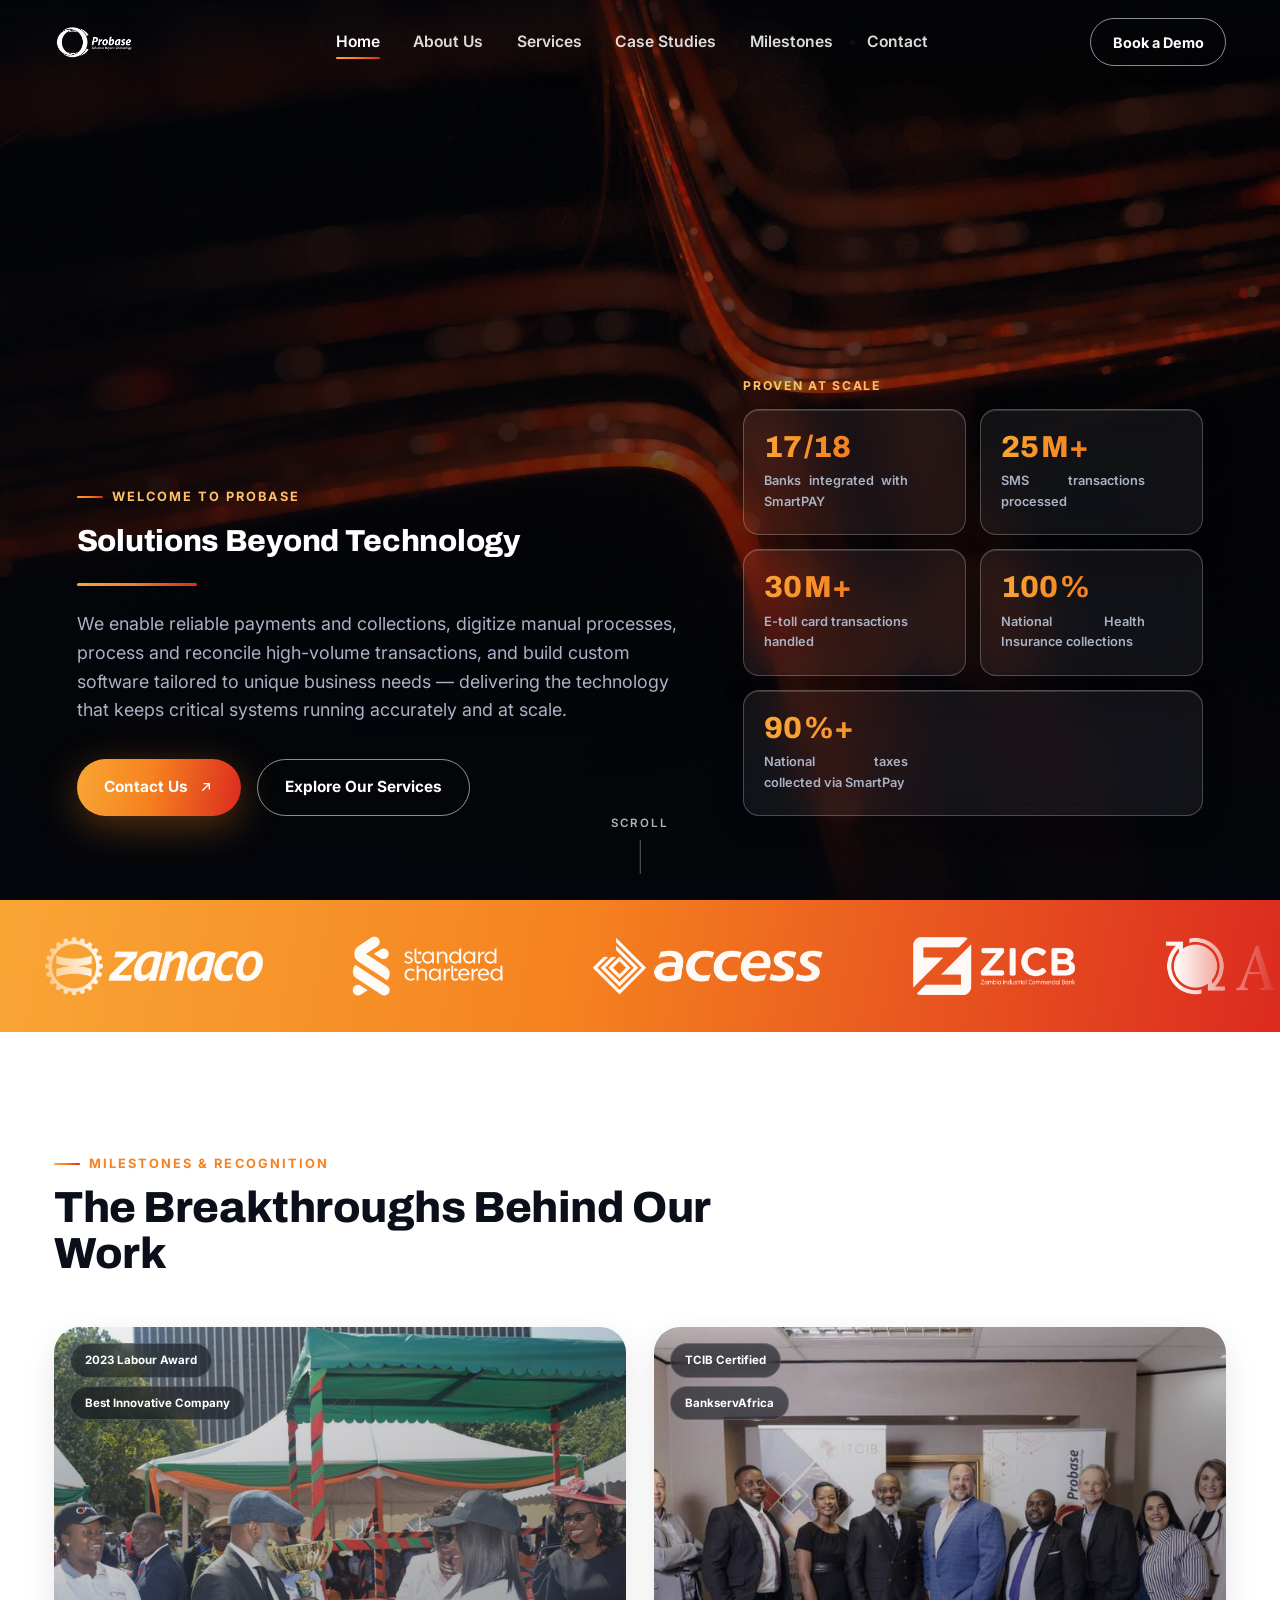
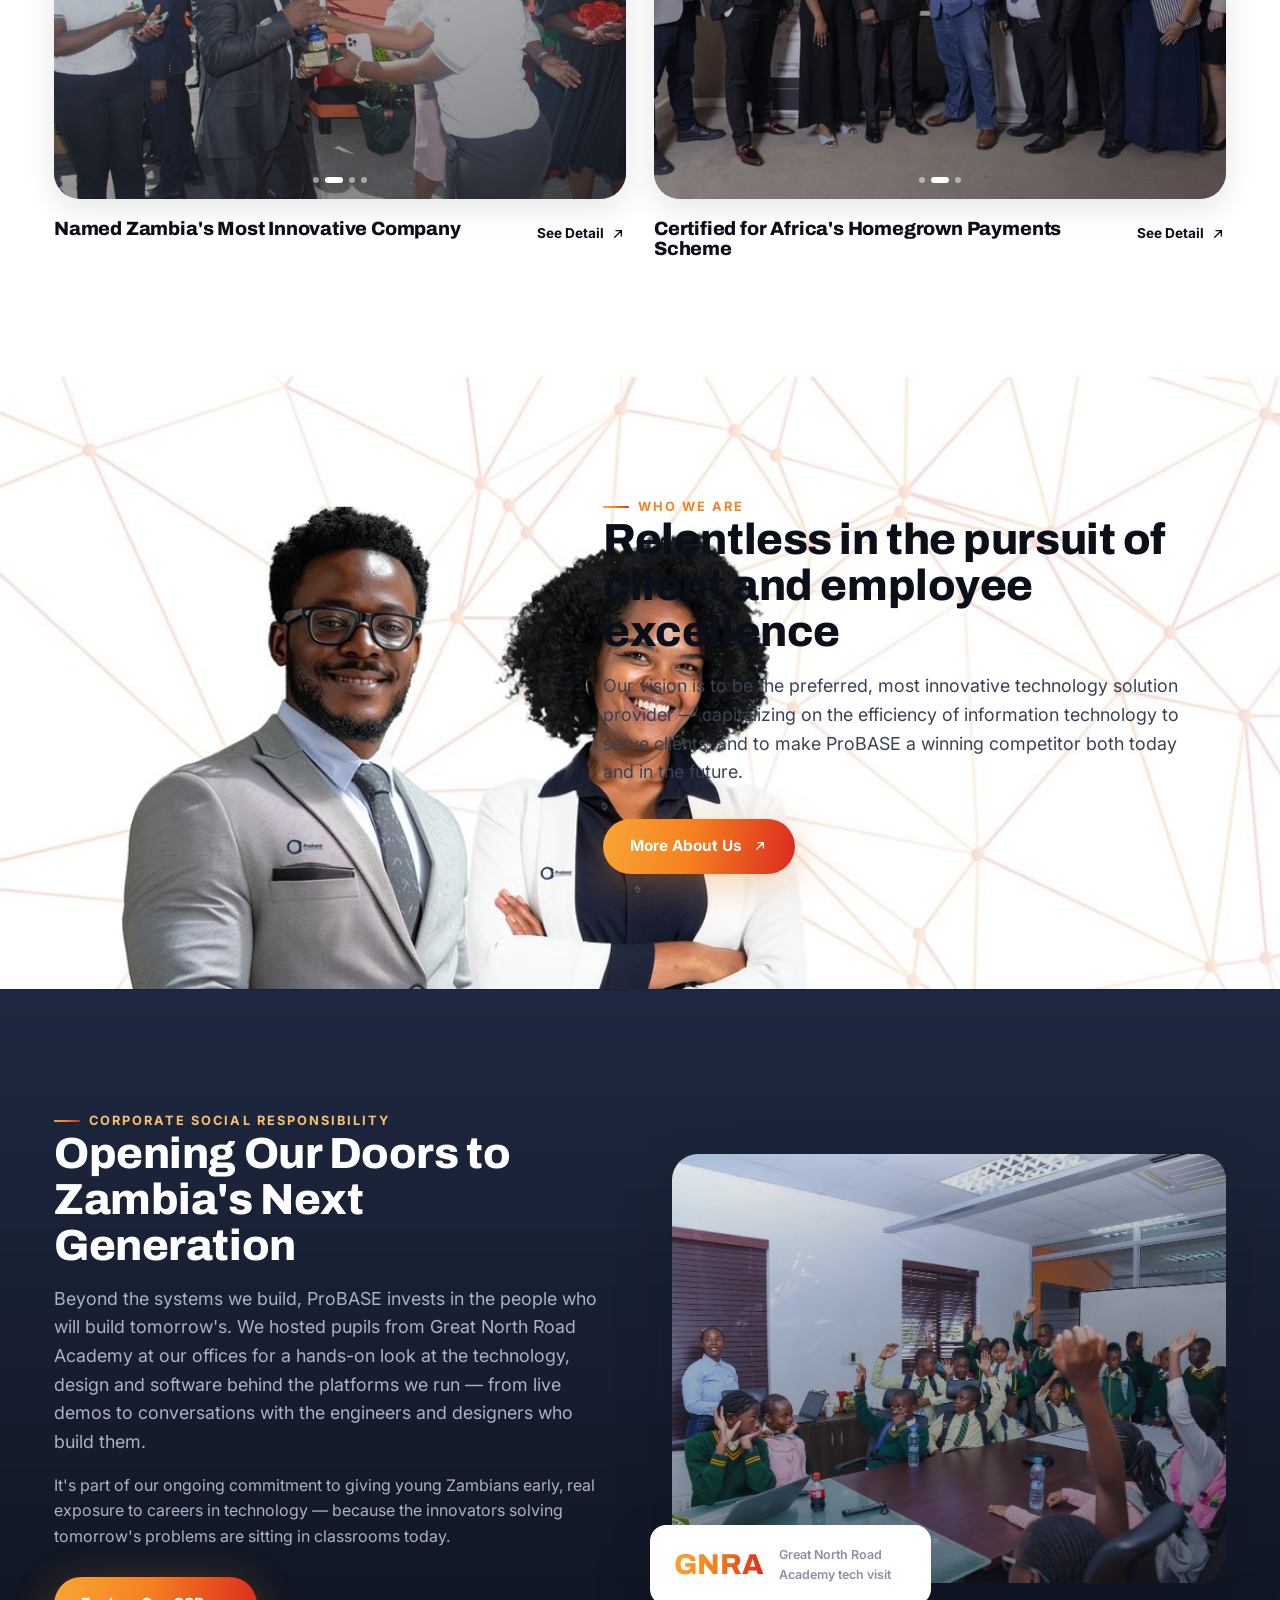
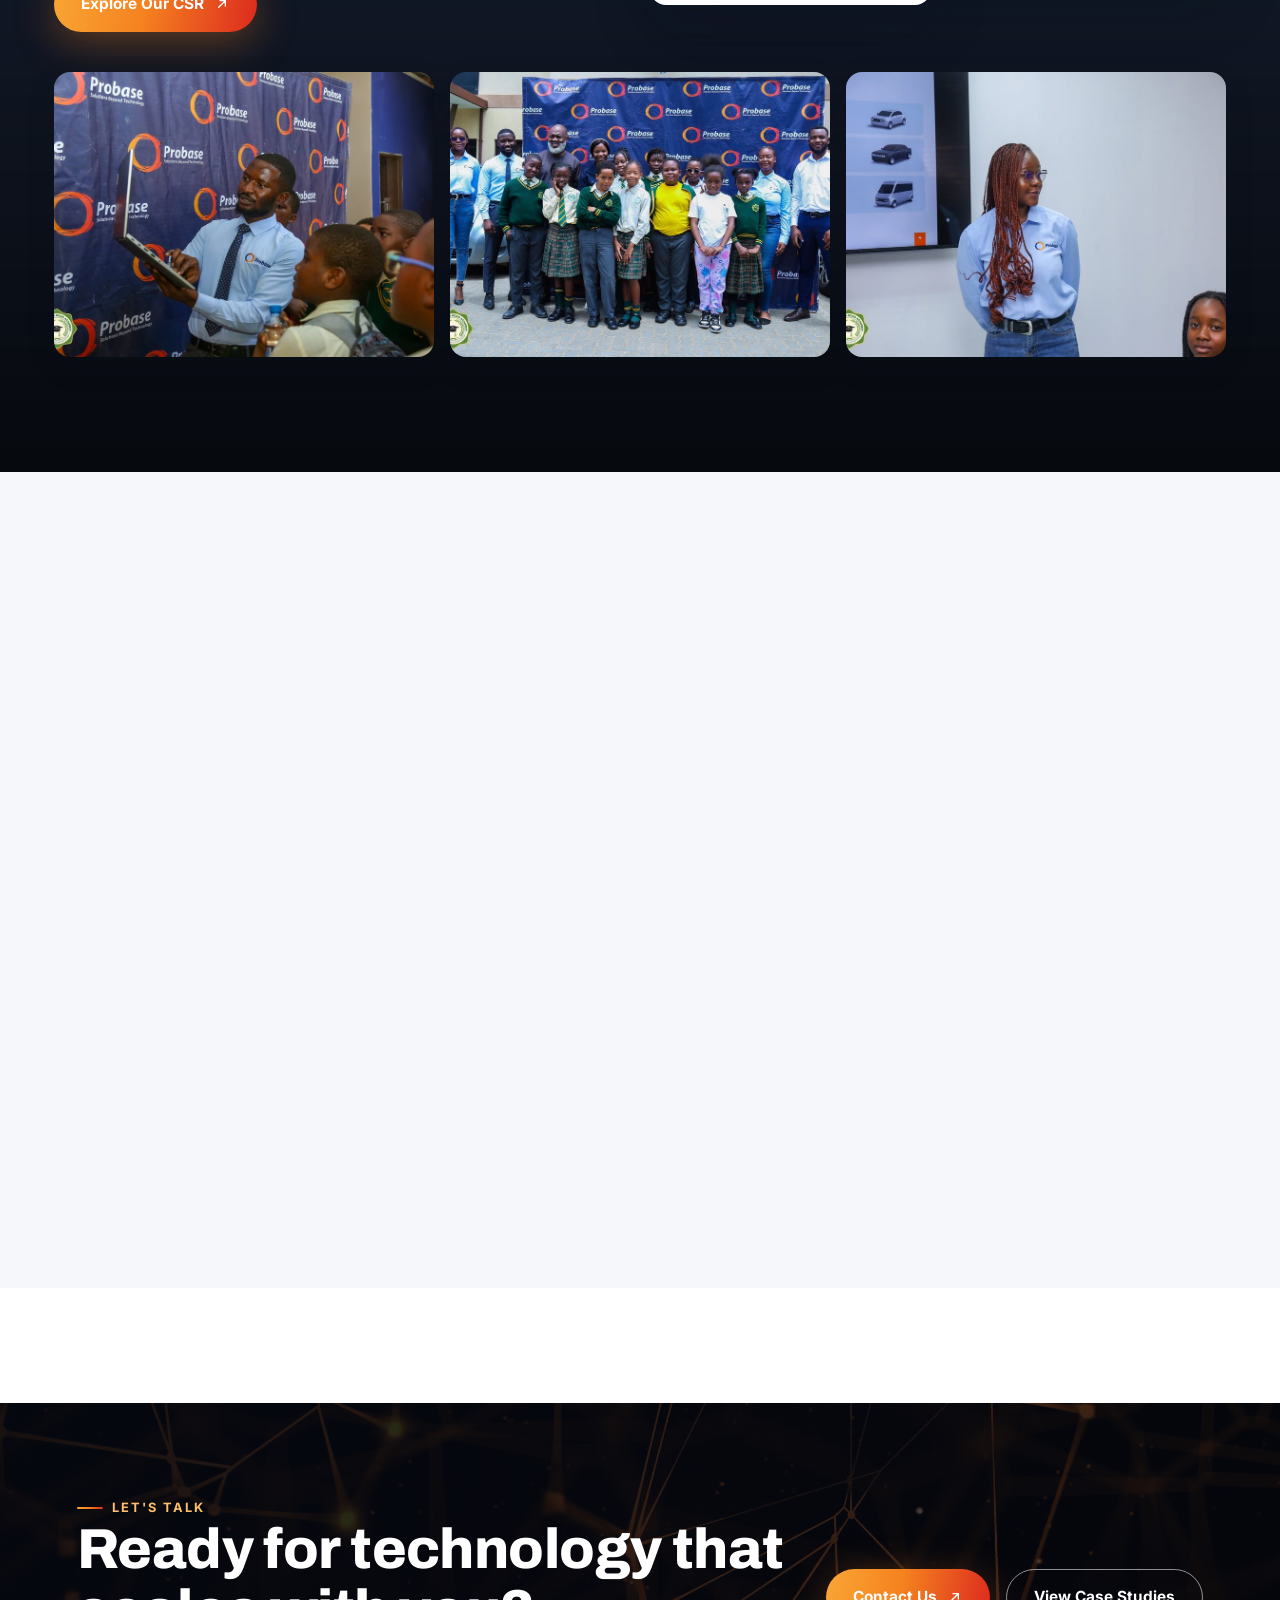
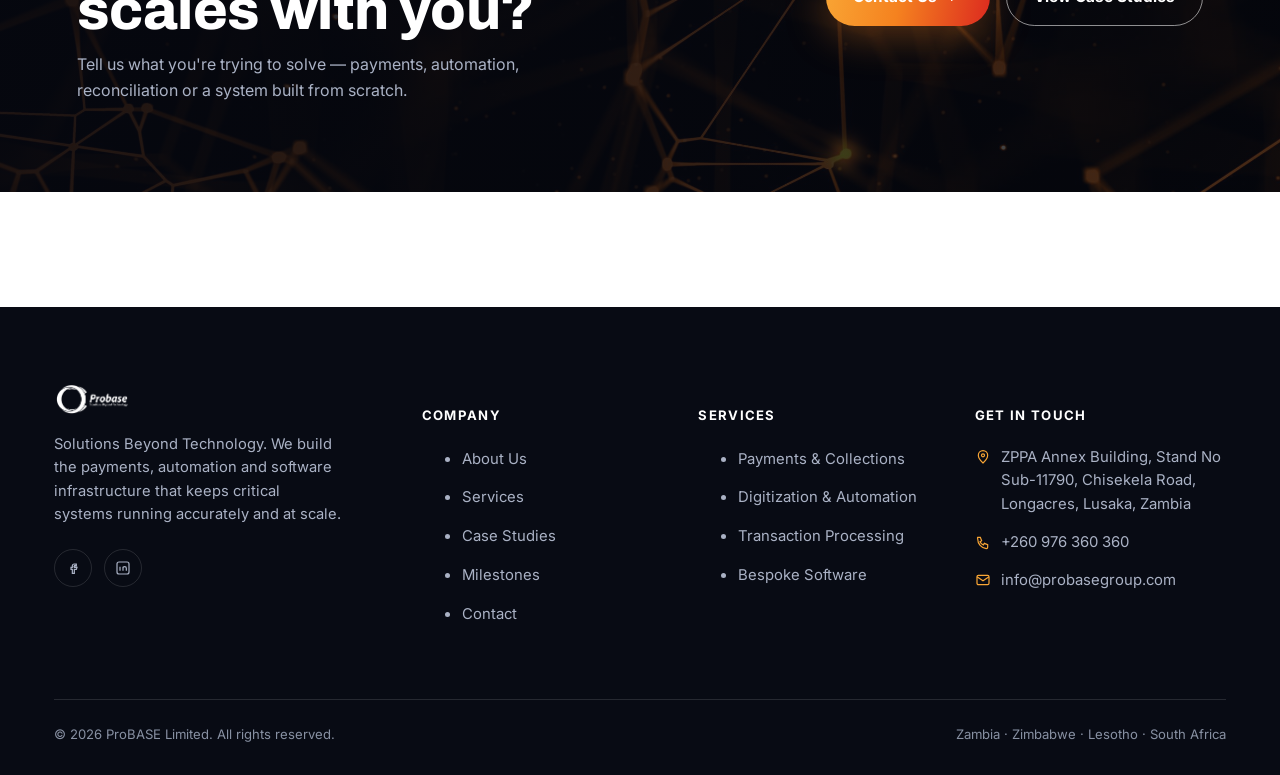
<file: index.html>
<!doctype html>
<html lang="en">
<head>
<meta charset="UTF-8">
<title>ProBASE | Solutions Beyond Technology</title>
<meta name="description" content="ProBASE enables reliable payments and collections, digitizes manual processes, processes and reconciles high-volume transactions, and builds bespoke software for businesses across Zambia, Zimbabwe, Lesotho and South Africa.">
<meta name="viewport" content="width=device-width, initial-scale=1">
<meta name="theme-color" content="#080b14">

<link rel="icon" type="image/png" sizes="32x32" href="assets/favicon/favicon-32.png">
<link rel="icon" type="image/png" sizes="16x16" href="assets/favicon/favicon-16.png">
<link rel="icon" type="image/png" sizes="192x192" href="assets/favicon/favicon-192.png">
<link rel="apple-touch-icon" sizes="180x180" href="assets/favicon/favicon-180.png">
<link rel="shortcut icon" href="assets/favicon/favicon.ico">

<meta property="og:title" content="ProBASE | Solutions Beyond Technology">
<meta property="og:description" content="Payments and collections, process digitization, transaction reconciliation, and bespoke software — built for scale.">
<meta property="og:type" content="website">
<meta property="og:image" content="assets/favicon/favicon-512.png">

<link rel="preconnect" href="https://fonts.googleapis.com">
<link rel="preconnect" href="https://fonts.gstatic.com" crossorigin>
<link rel="stylesheet" href="css/style.css?v=28">
</head>
<body>

<header class="site-header">
  <div class="container">
    <a href="index.html" class="brand" aria-label="ProBASE home">
      <img src="assets/logo/probase-logo-white.png" alt="ProBASE">
    </a>
    <nav class="main-nav" id="main-nav" aria-label="Primary">
      <ul>
        <li><a href="index.html">Home</a></li>
        <li><a href="about.html">About Us</a></li>
        <li><a href="services.html">Services</a></li>
        <li><a href="case-studies.html">Case Studies</a></li>
        <li><a href="milestones.html">Milestones</a></li>
        <li><a href="contact.html">Contact</a></li>
      </ul>
      <div class="mobile-cta">
        <a href="contact.html" class="btn btn--brand btn--block">Book a Demo</a>
      </div>
    </nav>
    <div class="header-cta">
      <a href="contact.html" class="btn btn--outline">Book a Demo</a>
      <button class="nav-toggle" aria-label="Toggle menu" aria-expanded="false" aria-controls="main-nav">
        <span class="bars"><span></span><span></span><span></span></span>
      </button>
    </div>
  </div>
</header>

<main>

  <!-- HERO -->
  <section class="hero hero--tall">
    <div class="hero-media">
      <video autoplay muted loop playsinline poster="assets/images/bg-orange-lines.jpg">
        <source src="assets/video/hero-home.mp4" type="video/mp4">
      </video>
    </div>
    <div class="container">
      <div class="hero-content hero-content--split">
        <div class="hero-text">
          <p class="eyebrow on-dark">Welcome to ProBASE</p>
          <h1>Solutions Beyond Technology</h1>
          <div class="hero-rule"></div>
          <p class="lead on-dark">We enable reliable payments and collections, digitize manual processes, process and reconcile high-volume transactions, and build custom software tailored to unique business needs — delivering the technology that keeps critical systems running accurately and at scale.</p>
          <div class="hero-actions">
            <a href="contact.html" class="btn btn--brand">
              Contact Us
              <svg viewBox="0 0 24 24" fill="none" stroke="currentColor" stroke-width="2" stroke-linecap="round"><path d="M7 17 17 7M9 7h8v8"/></svg>
            </a>
            <a href="services.html" class="btn btn--outline">Explore Our Services</a>
          </div>
        </div>
        <div class="hero-proof-group">
          <p class="hero-proof-group__title">Proven at scale</p>
          <ul class="hero-proof-group__grid">
            <li class="hero-proof-card">
              <div class="hero-proof-card__num"><span data-count="17">0</span>/18</div>
              <p class="hero-proof-card__label">Banks integrated with SmartPAY</p>
            </li>
            <li class="hero-proof-card">
              <div class="hero-proof-card__num"><span data-count="25">0</span>M+</div>
              <p class="hero-proof-card__label">SMS transactions processed</p>
            </li>
            <li class="hero-proof-card">
              <div class="hero-proof-card__num"><span data-count="30">0</span>M+</div>
              <p class="hero-proof-card__label">E-toll card transactions handled</p>
            </li>
            <li class="hero-proof-card">
              <div class="hero-proof-card__num"><span data-count="100">0</span>%</div>
              <p class="hero-proof-card__label">National Health Insurance collections</p>
            </li>
            <li class="hero-proof-card">
              <div class="hero-proof-card__num"><span data-count="90">0</span>%+</div>
              <p class="hero-proof-card__label">National taxes collected via SmartPay</p>
            </li>
          </ul>
        </div>
      </div>
    </div>
    <div class="hero-scroll" aria-hidden="true">Scroll<span class="dot"></span></div>
  </section>

  <!-- PROOF STRIP: bank logo ticker -->
  <section class="proof-strip">
    <div class="logo-ticker">
      <div class="logo-ticker__track">
        <div class="logo-ticker__item"><img src="assets/logos/zanaco.png" alt="Zanaco" loading="lazy"></div>
        <div class="logo-ticker__item"><img src="assets/logos/standard-chartered.png" alt="Standard Chartered" loading="lazy"></div>
        <div class="logo-ticker__item"><img src="assets/logos/access-bank.png" alt="Access Bank" loading="lazy"></div>
        <div class="logo-ticker__item"><img src="assets/logos/zicb.png" alt="Zambia Industrial Commercial Bank" loading="lazy"></div>
        <div class="logo-ticker__item"><img src="assets/logos/ab-bank.png" alt="AB Bank" loading="lazy"></div>
        <div class="logo-ticker__item"><img src="assets/logos/first-capital-bank.png" alt="First Capital Bank" loading="lazy"></div>
        <div class="logo-ticker__item"><img src="assets/logos/zesco.png" alt="Zesco" loading="lazy"></div>
        <div class="logo-ticker__item" aria-hidden="true"><img src="assets/logos/zanaco.png" alt=""></div>
        <div class="logo-ticker__item" aria-hidden="true"><img src="assets/logos/standard-chartered.png" alt=""></div>
        <div class="logo-ticker__item" aria-hidden="true"><img src="assets/logos/access-bank.png" alt=""></div>
        <div class="logo-ticker__item" aria-hidden="true"><img src="assets/logos/zicb.png" alt=""></div>
        <div class="logo-ticker__item" aria-hidden="true"><img src="assets/logos/ab-bank.png" alt=""></div>
        <div class="logo-ticker__item" aria-hidden="true"><img src="assets/logos/first-capital-bank.png" alt=""></div>
        <div class="logo-ticker__item" aria-hidden="true"><img src="assets/logos/zesco.png" alt=""></div>
      </div>
    </div>
  </section>

  <!-- MILESTONES TEASER -->
  <section class="section">
    <div class="container">
      <div class="section-head" data-reveal>
        <p class="eyebrow">Milestones &amp; Recognition</p>
        <h2>The Breakthroughs Behind Our Work</h2>
      </div>
      <div class="milestone-grid" data-reveal-group>
        <a href="milestones.html#labour-day-2023-award" class="milestone-card" data-reveal style="--i:0">
          <div class="media-frame media-frame--carousel" data-images="assets/images/milestones/labour-day-hero.jpg,assets/images/milestones/labour-day-2.jpg,assets/images/milestones/labour-day-3.jpg,assets/images/milestones/labour-day-4.jpg">
            <img src="assets/images/milestones/labour-day-hero.jpg" alt="ProBASE staff receiving the Best Innovative Company trophy at Zambia's 2023 Labour Day celebrations">
            <div class="milestone-card__badges">
              <span class="milestone-card__badge">2023 Labour Award</span>
              <span class="milestone-card__badge">Best Innovative Company</span>
            </div>
            <div class="media-frame__dots"></div>
          </div>
          <div class="milestone-card__foot">
            <h3>Named Zambia's Most Innovative Company</h3>
            <span class="milestone-card__link">See Detail
              <svg viewBox="0 0 24 24" fill="none" stroke="currentColor" stroke-width="2" stroke-linecap="round"><path d="M7 17 17 7M9 7h8v8"/></svg>
            </span>
          </div>
        </a>
        <a href="milestones.html#tcib-certification" class="milestone-card" data-reveal style="--i:1">
          <div class="media-frame media-frame--carousel" data-images="assets/images/milestones/tcib-hero.jpg,assets/images/milestones/tcib-2.jpg,assets/images/milestones/tcib-3.jpg">
            <img src="assets/images/milestones/tcib-hero.jpg" alt="ProBASE receiving TCIB Certified Participant accreditation from BankservAfrica">
            <div class="milestone-card__badges">
              <span class="milestone-card__badge">TCIB Certified</span>
              <span class="milestone-card__badge">BankservAfrica</span>
            </div>
            <div class="media-frame__dots"></div>
          </div>
          <div class="milestone-card__foot">
            <h3>Certified for Africa's Homegrown Payments Scheme</h3>
            <span class="milestone-card__link">See Detail
              <svg viewBox="0 0 24 24" fill="none" stroke="currentColor" stroke-width="2" stroke-linecap="round"><path d="M7 17 17 7M9 7h8v8"/></svg>
            </span>
          </div>
        </a>
      </div>
    </div>
  </section>

  <!-- ABOUT TEASER -->
  <section class="section who-we-are">
    <div class="who-we-are-media">
      <img src="assets/images/who-we-are/who-we-are-3.jpg" alt="ProBASE team members representing the people behind our technology">
    </div>
    <div class="container container--wide">
      <div class="who-we-are-content" data-reveal>
        <p class="eyebrow">Who we are</p>
        <h2>Relentless in the pursuit of client and employee excellence</h2>
        <p class="lead" style="margin-top:18px;">Our vision is to be the preferred, most innovative technology solution provider — capitalizing on the efficiency of information technology to serve clients, and to make ProBASE a winning competitor both today and in the future.</p>
        <div class="hero-actions" style="margin-top:32px;">
          <a href="about.html" class="btn btn--brand">
            More About Us
            <svg viewBox="0 0 24 24" fill="none" stroke="currentColor" stroke-width="2" stroke-linecap="round"><path d="M7 17 17 7M9 7h8v8"/></svg>
          </a>
        </div>
      </div>
    </div>
  </section>

  <!-- CORPORATE SOCIAL RESPONSIBILITY -->
  <section class="section section--dark csr-section">
    <div class="container">
      <div class="split reverse">
        <div class="split-media" data-reveal>
          <div class="media-frame">
            <img src="assets/images/csr/csr-hero.jpg" alt="Great North Road Academy pupils in a technology session at ProBASE's offices">
          </div>
          <div class="media-badge">
            <div class="stat-num">GNRA</div>
            <span class="label">Great North Road Academy tech visit</span>
          </div>
        </div>
        <div data-reveal>
          <p class="eyebrow on-dark">Corporate Social Responsibility</p>
          <h2>Opening Our Doors to Zambia's Next Generation</h2>
          <p class="lead on-dark" style="margin-top:16px;">Beyond the systems we build, ProBASE invests in the people who will build tomorrow's. We hosted pupils from Great North Road Academy at our offices for a hands-on look at the technology, design and software behind the platforms we run — from live demos to conversations with the engineers and designers who build them.</p>
          <p style="margin-top:16px; color:var(--muted-on-dark);">It's part of our ongoing commitment to giving young Zambians early, real exposure to careers in technology — because the innovators solving tomorrow's problems are sitting in classrooms today.</p>
          <a href="csr.html" class="btn btn--brand" style="margin-top:28px;">
            Explore Our CSR
            <svg viewBox="0 0 24 24" fill="none" stroke="currentColor" stroke-width="2" stroke-linecap="round"><path d="M7 17 17 7M9 7h8v8"/></svg>
          </a>
        </div>
      </div>
      <div class="mini-gallery" data-reveal-group>
        <div class="mini-gallery__item" data-reveal style="--i:0"><img src="assets/images/csr/csr-2.jpg" alt="A ProBASE staff member showing pupils a laptop demo"></div>
        <div class="mini-gallery__item" data-reveal style="--i:1"><img src="assets/images/csr/csr-3.jpg" alt="ProBASE team and Great North Road Academy pupils at the office"></div>
        <div class="mini-gallery__item" data-reveal style="--i:2"><img src="assets/images/csr/csr-4.jpg" alt="A ProBASE presenter walking pupils through a design tool on screen"></div>
      </div>
    </div>
  </section>

  <!-- SERVICES HIGHLIGHT -->
  <section class="section section--alt services-section">
    <div class="container container--wide">
      <p class="eyebrow services-eyebrow" data-reveal>What we do</p>
      <div class="services-bento" data-reveal-group>
        <a href="services.html#payments" class="services-bento__feature" data-reveal style="--i:0">
          <img src="assets/images/services/payments.jpg" alt="ProBASE payments and collections">
          <div class="services-bento__scrim"></div>
          <div class="services-bento__content">
            <span class="services-bento__kicker">Service 01</span>
            <h3>Payments &amp; Collections</h3>
            <p class="services-bento__desc">We design and run the rails that move money reliably and at volume — across cards and digital platforms.</p>
          </div>
        </a>
        <div class="services-bento__grid">
          <a href="services.html#digitization" class="services-bento__tile" data-reveal style="--i:1">
            <img src="assets/images/services/digitization.jpg" alt="ProBASE digitization and process automation">
            <div class="services-bento__scrim"></div>
            <div class="services-bento__content">
              <span class="services-bento__kicker">Service 02</span>
              <h4>Digitization &amp; Automation</h4>
              <p class="services-bento__desc">Turning manual, paper-based processes into digital workflows your team can trust.</p>
            </div>
          </a>
          <a href="services.html#transactions" class="services-bento__tile" data-reveal style="--i:2">
            <img src="assets/images/services/transactions.jpg" alt="ProBASE transaction processing and reconciliation">
            <div class="services-bento__scrim"></div>
            <div class="services-bento__content">
              <span class="services-bento__kicker">Service 03</span>
              <h4>Transaction Processing</h4>
              <p class="services-bento__desc">Accurate recording, analytics and reconciliation of high-volume financial transactions.</p>
            </div>
          </a>
          <a href="services.html#software" class="services-bento__tile" data-reveal style="--i:3">
            <img src="assets/images/services/bespoke.jpg" alt="ProBASE bespoke software development">
            <div class="services-bento__scrim"></div>
            <div class="services-bento__content">
              <span class="services-bento__kicker">Service 04</span>
              <h4>Bespoke Software</h4>
              <p class="services-bento__desc">Custom software built around how your business actually operates — not a generic template.</p>
            </div>
          </a>
          <a href="services.html" class="services-bento__tile services-bento__tile--cta" data-reveal style="--i:4">
            <span>View All Services</span>
            <svg viewBox="0 0 24 24" fill="none" stroke="currentColor" stroke-width="2" stroke-linecap="round"><path d="M7 17 17 7M9 7h8v8"/></svg>
          </a>
        </div>
      </div>
    </div>
  </section>

  <!-- CTA -->
  <section class="section">
    <div class="container cta-wide">
      <div class="cta-band cta-band--wide" data-reveal>
        <img src="assets/images/bg-techno-dots.jpg" alt="">
        <div class="cta-inner">
          <div>
            <p class="eyebrow on-dark">Let's talk</p>
            <h2>Ready for technology that<br> scales with you?</h2>
            <p>Tell us what you're trying to solve — payments, automation, reconciliation or a system built from scratch.</p>
          </div>
          <div class="cta-actions">
            <a href="contact.html" class="btn btn--brand">
              Contact Us
              <svg viewBox="0 0 24 24" fill="none" stroke="currentColor" stroke-width="2" stroke-linecap="round"><path d="M7 17 17 7M9 7h8v8"/></svg>
            </a>
            <a href="case-studies.html" class="btn btn--outline">View Case Studies</a>
          </div>
        </div>
      </div>
    </div>
  </section>

</main>

<footer class="site-footer">
  <div class="container">
    <div class="footer-top">
      <div class="footer-brand">
        <img src="assets/logo/probase-logo-white.png" alt="ProBASE">
        <p>Solutions Beyond Technology. We build the payments, automation and software infrastructure that keeps critical systems running accurately and at scale.</p>
        <div class="footer-social">
          <a href="https://facebook.com/probasegroup" target="_blank" rel="noopener" aria-label="ProBASE on Facebook">
            <svg viewBox="0 0 24 24" fill="none" stroke="currentColor" stroke-width="1.8"><path d="M14 9h3V6h-3c-1.66 0-3 1.34-3 3v2H9v3h2v6h3v-6h3l1-3h-4V9c0-.55.45-1 1-1Z"/></svg>
          </a>
          <a href="https://linkedin.com/company/probase-limited-zambia" target="_blank" rel="noopener" aria-label="ProBASE on LinkedIn">
            <svg viewBox="0 0 24 24" fill="none" stroke="currentColor" stroke-width="1.8"><rect x="3" y="3" width="18" height="18" rx="3"/><path d="M7.5 10v6M7.5 7.5v.01M12 16v-3.5c0-1.4 1-2.5 2.5-2.5S17 11.1 17 12.5V16M12 10v6"/></svg>
          </a>
        </div>
      </div>
      <div class="footer-col">
        <h5>Company</h5>
        <ul>
          <li><a href="about.html">About Us</a></li>
          <li><a href="services.html">Services</a></li>
          <li><a href="case-studies.html">Case Studies</a></li>
          <li><a href="milestones.html">Milestones</a></li>
          <li><a href="contact.html">Contact</a></li>
        </ul>
      </div>
      <div class="footer-col">
        <h5>Services</h5>
        <ul>
          <li><a href="services.html#payments">Payments &amp; Collections</a></li>
          <li><a href="services.html#digitization">Digitization &amp; Automation</a></li>
          <li><a href="services.html#transactions">Transaction Processing</a></li>
          <li><a href="services.html#software">Bespoke Software</a></li>
        </ul>
      </div>
      <div class="footer-col">
        <h5>Get in touch</h5>
        <div class="contact-line">
          <svg viewBox="0 0 24 24" fill="none" stroke="currentColor" stroke-width="1.8"><path d="M12 21s7-6.1 7-11.5A7 7 0 0 0 5 9.5C5 14.9 12 21 12 21Z"/><circle cx="12" cy="9.5" r="2.3"/></svg>
          <span>ZPPA Annex Building, Stand No Sub-11790, Chisekela Road, Longacres, Lusaka, Zambia</span>
        </div>
        <div class="contact-line">
          <svg viewBox="0 0 24 24" fill="none" stroke="currentColor" stroke-width="1.8"><path d="M4 5h4l2 5-2.5 1.5a11 11 0 0 0 5 5L14 14l5 2v4a2 2 0 0 1-2 2A15 15 0 0 1 4 7a2 2 0 0 1 0-2Z"/></svg>
          <a href="tel:+260976360360">+260 976 360 360</a>
        </div>
        <div class="contact-line">
          <svg viewBox="0 0 24 24" fill="none" stroke="currentColor" stroke-width="1.8"><rect x="3" y="5" width="18" height="14" rx="2"/><path d="m3 7 9 6 9-6"/></svg>
          <a href="mailto:info@probasegroup.com">info@probasegroup.com</a>
        </div>
      </div>
    </div>
    <div class="footer-bottom">
      <p>&copy; <span id="year"></span> ProBASE Limited. All rights reserved.</p>
      <div class="legal-links"><span>Zambia · Zimbabwe · Lesotho · South Africa</span></div>
    </div>
  </div>
</footer>

<script src="js/main.js?v=14"></script>
</body>
</html>
</file>
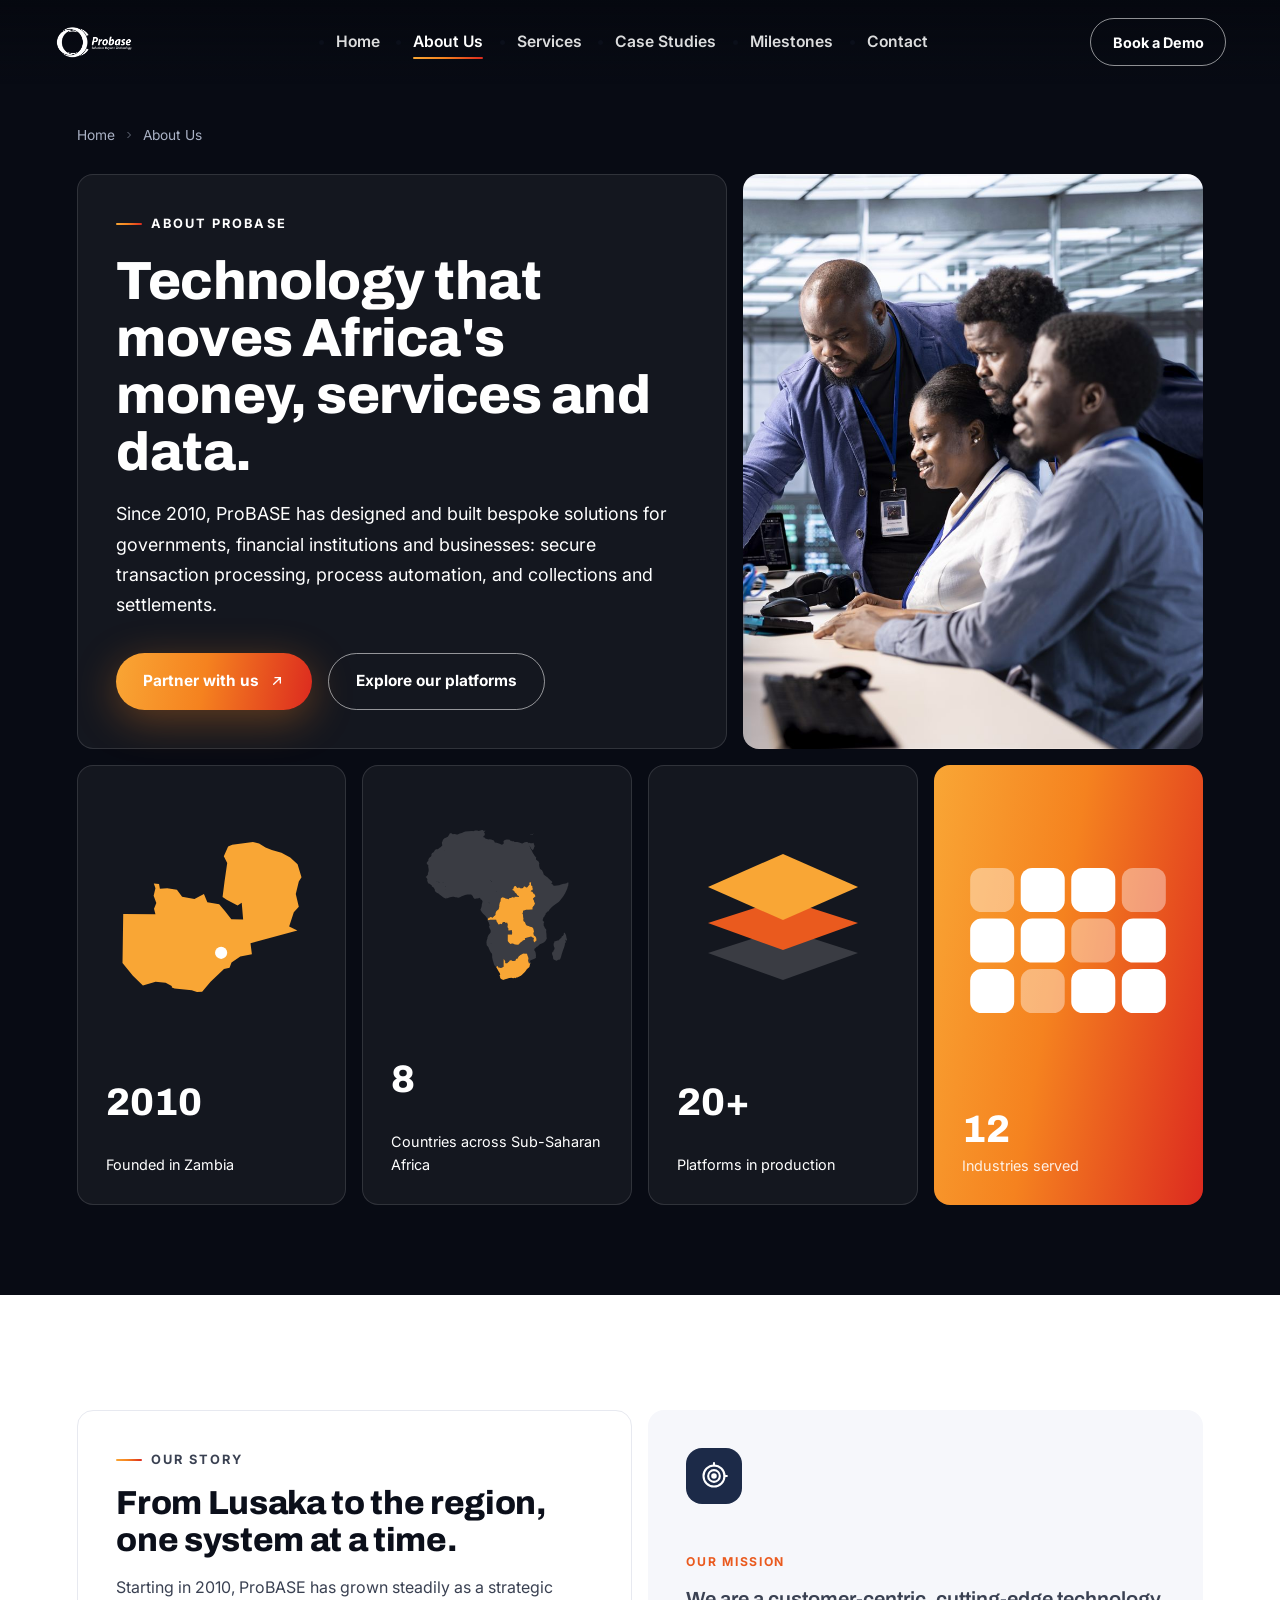
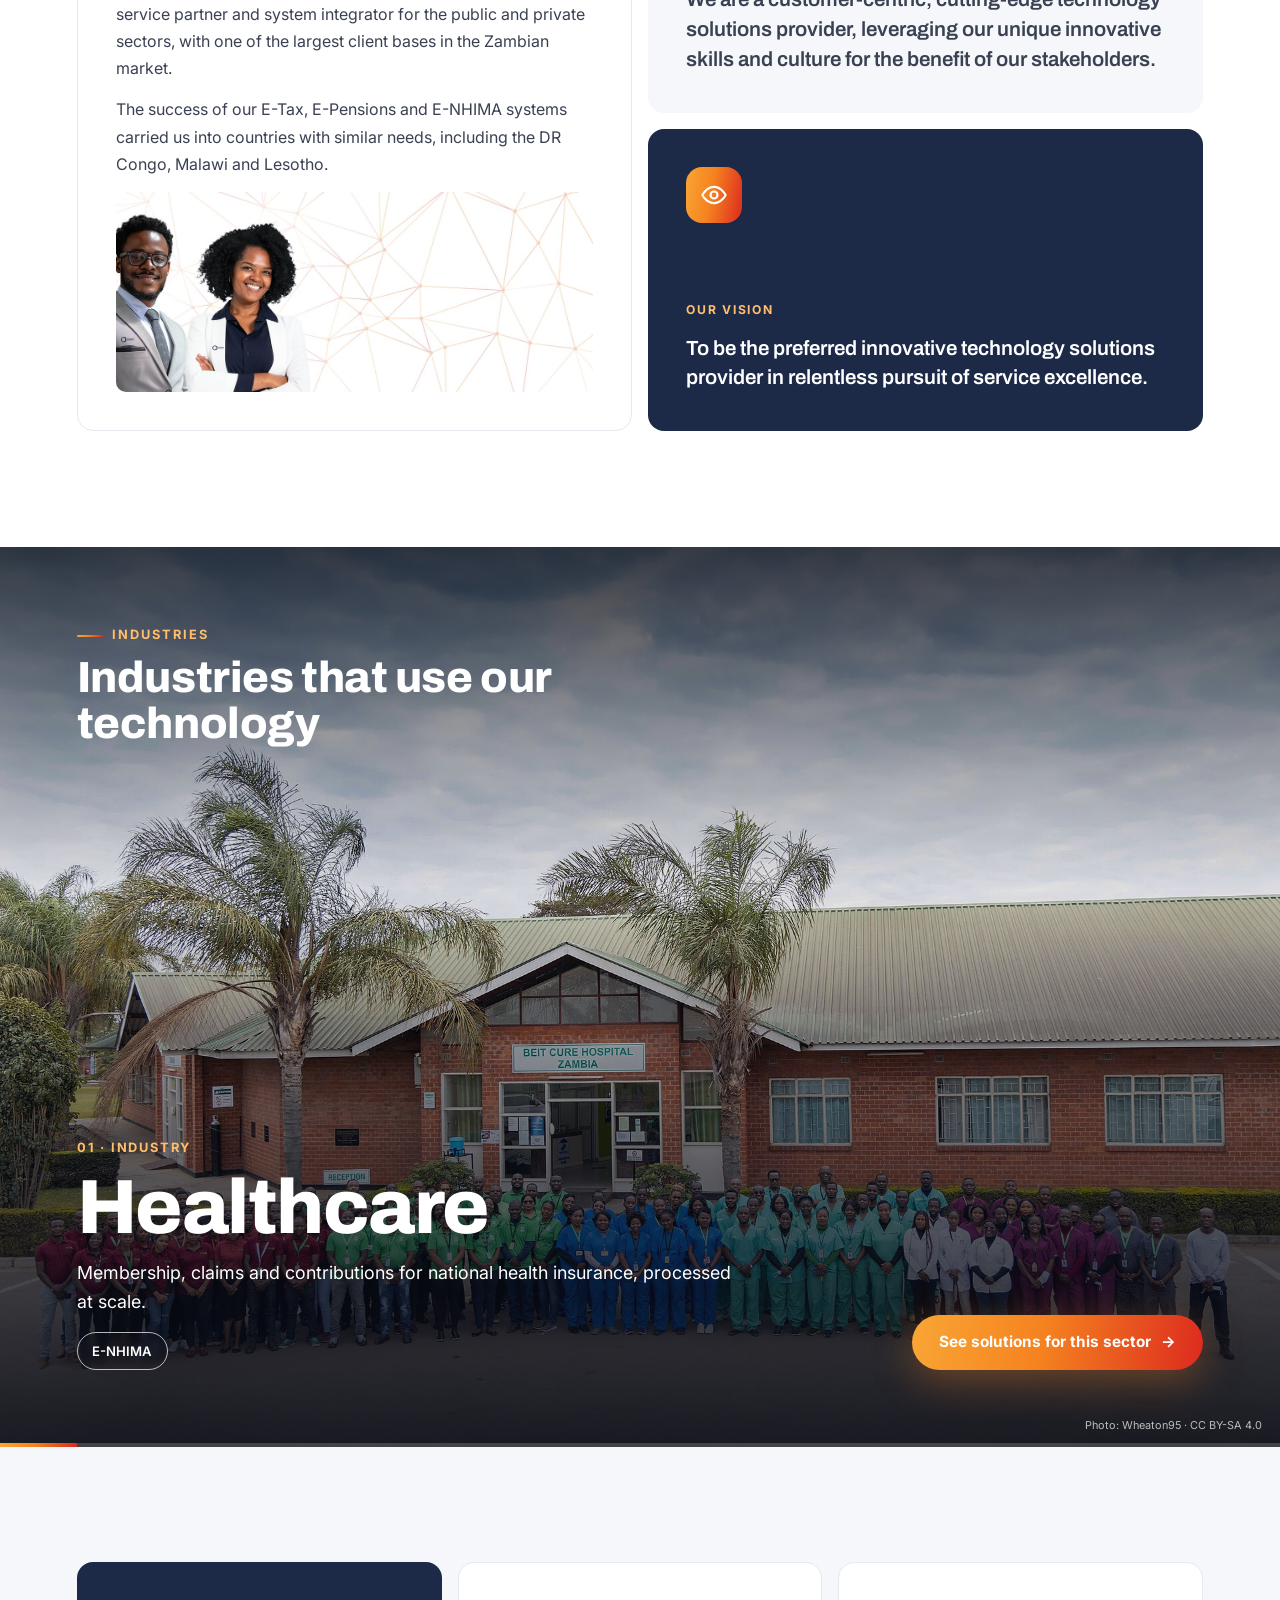
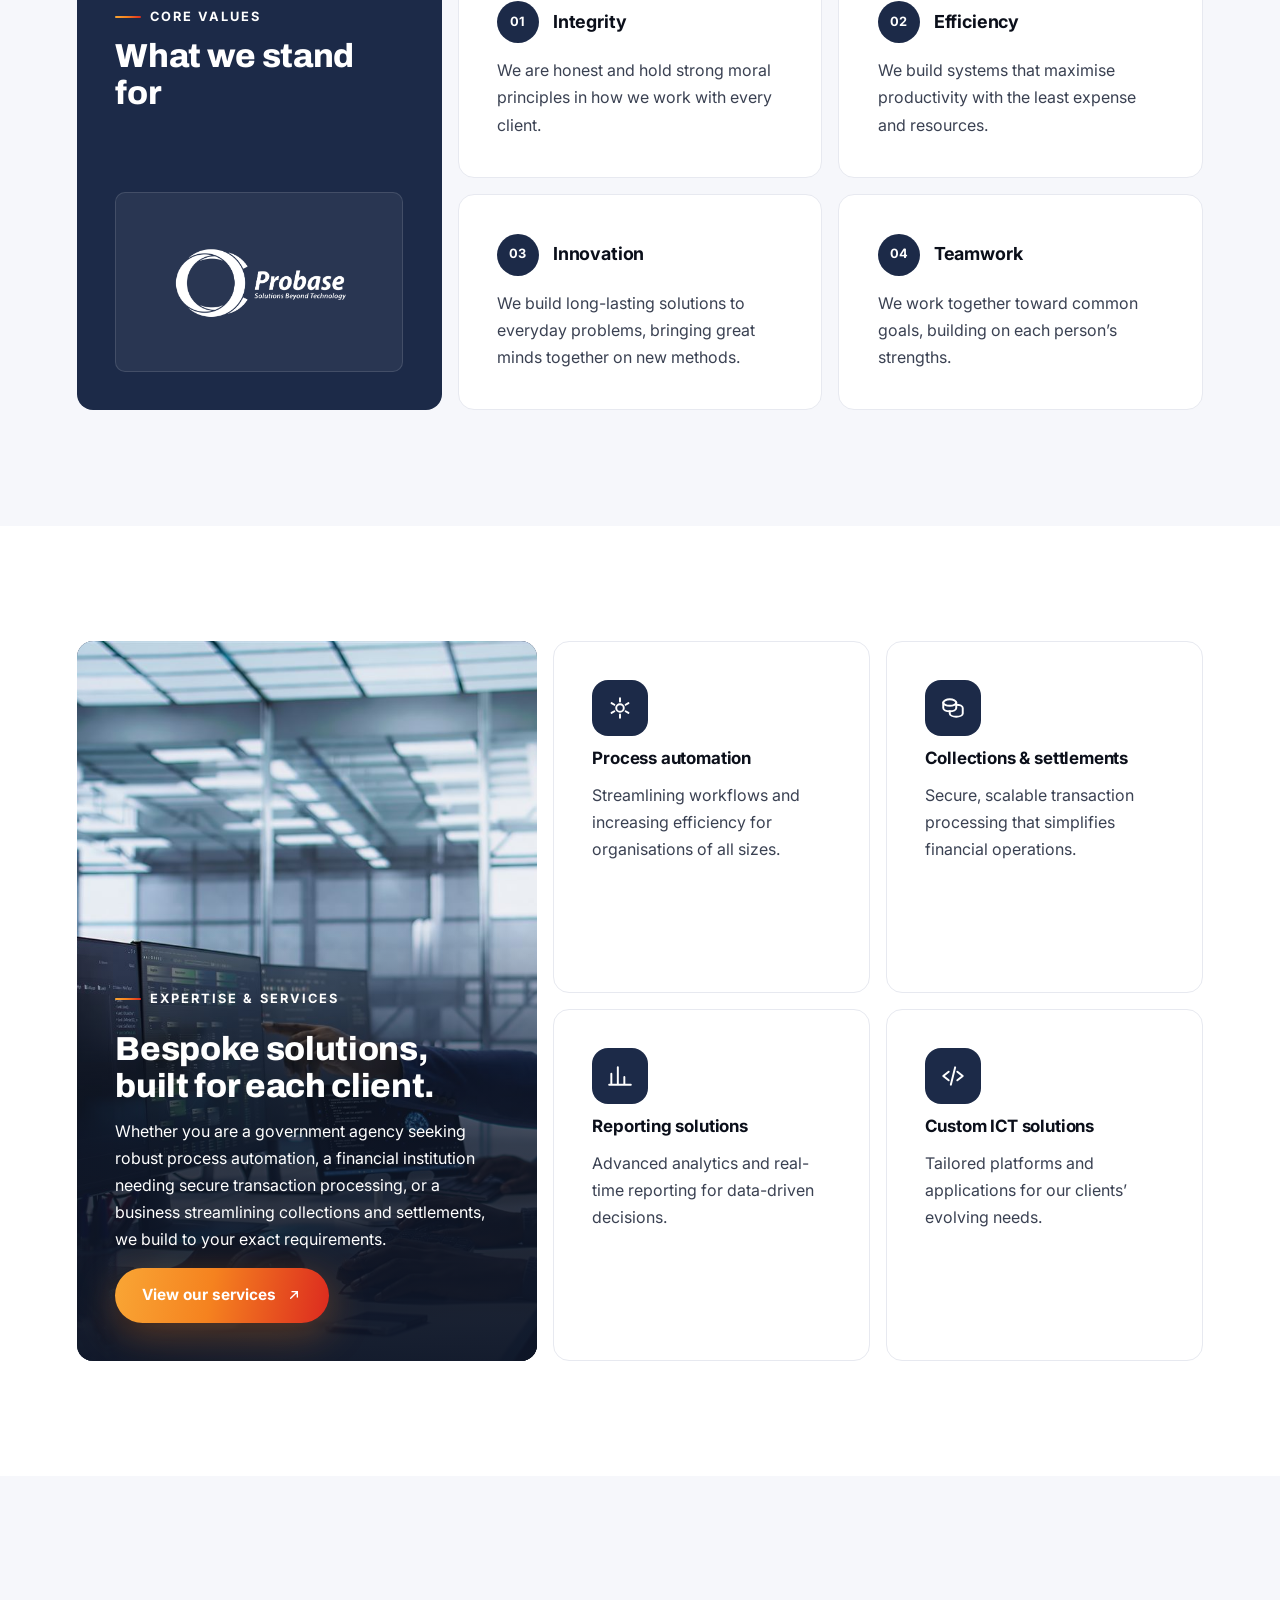
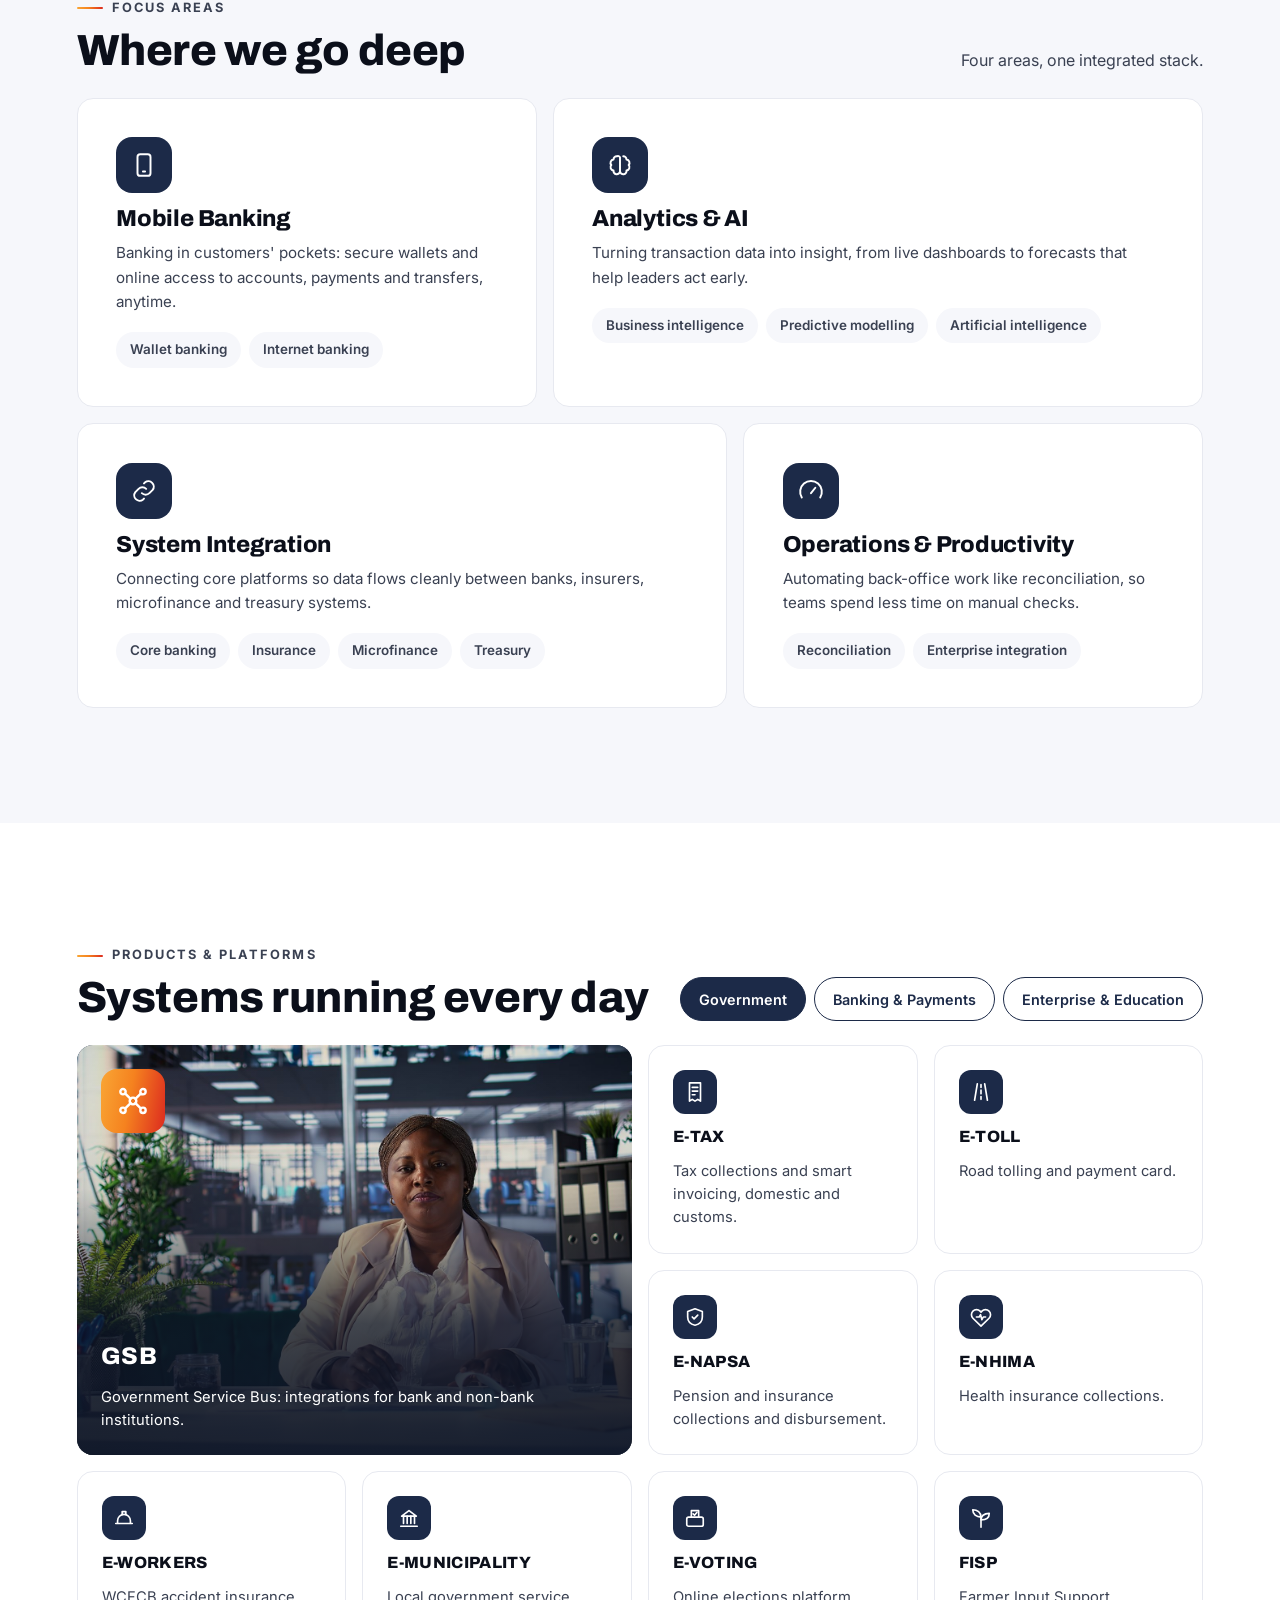
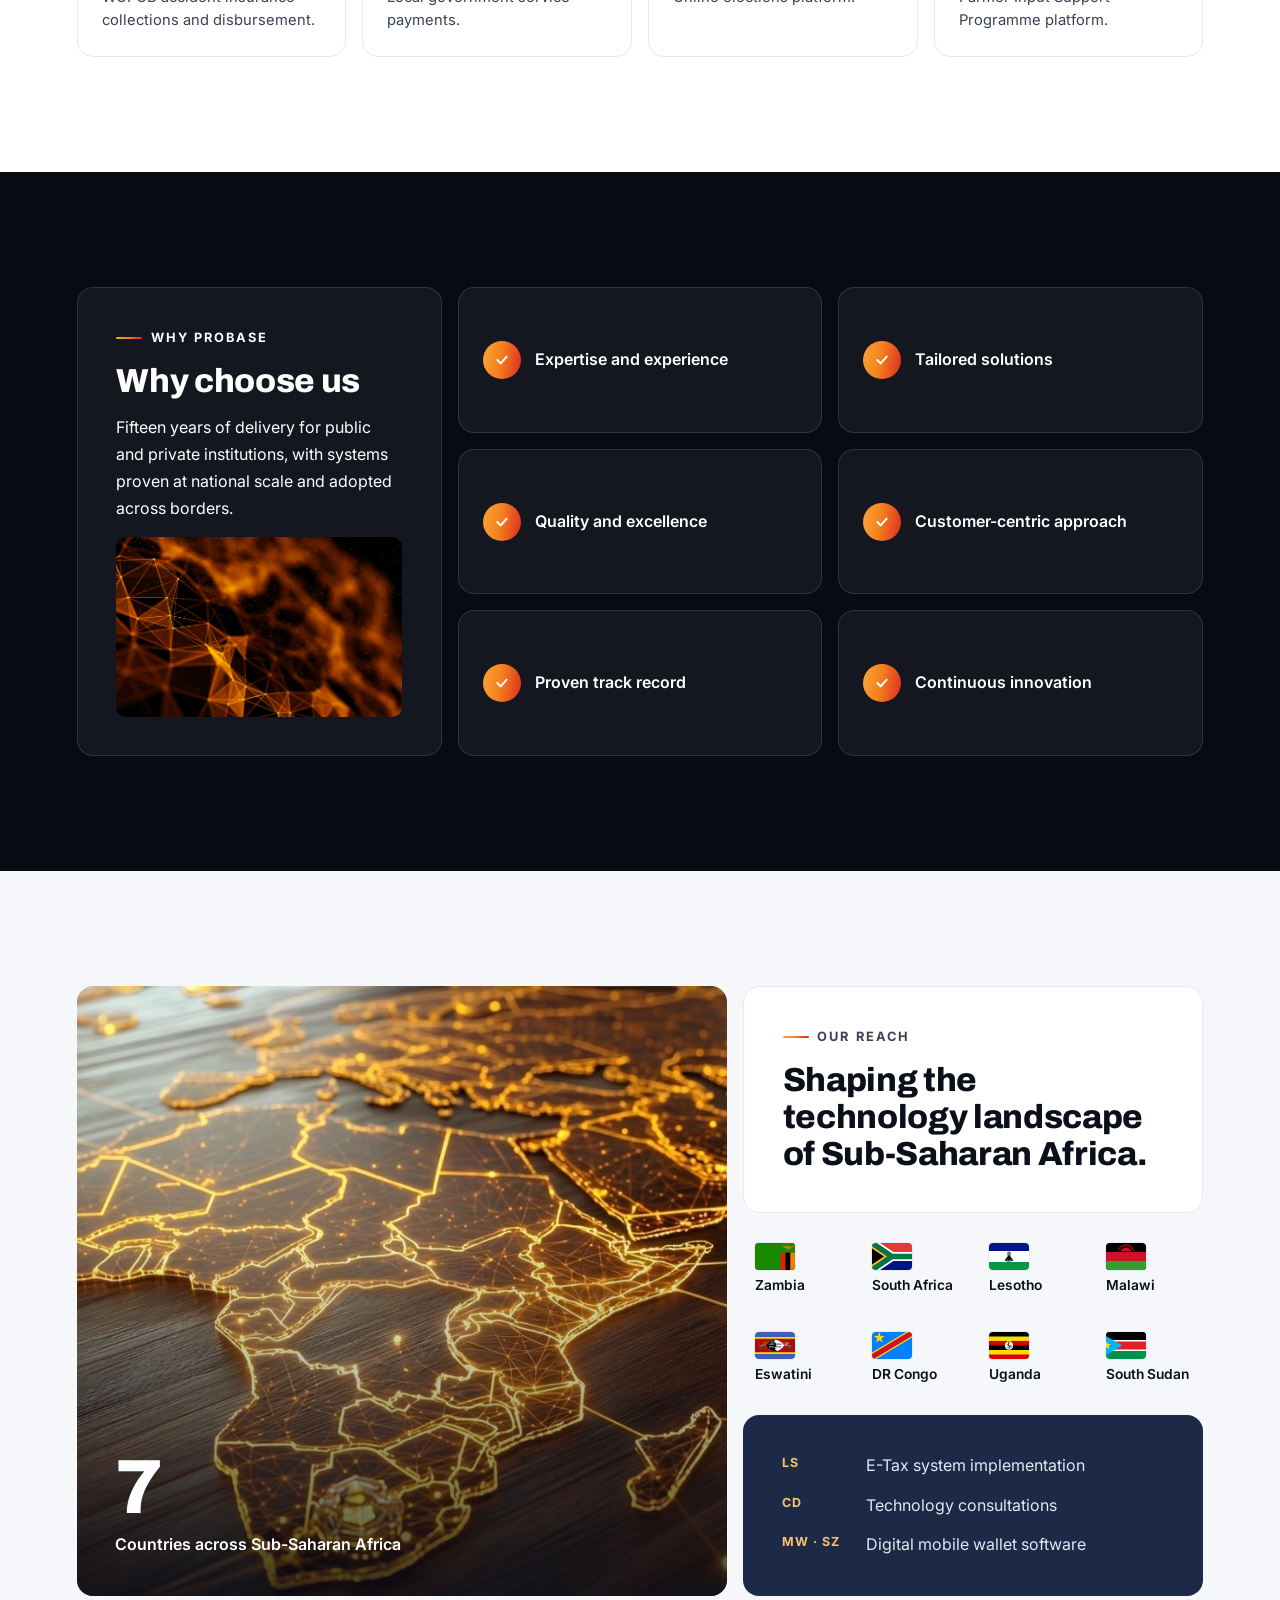
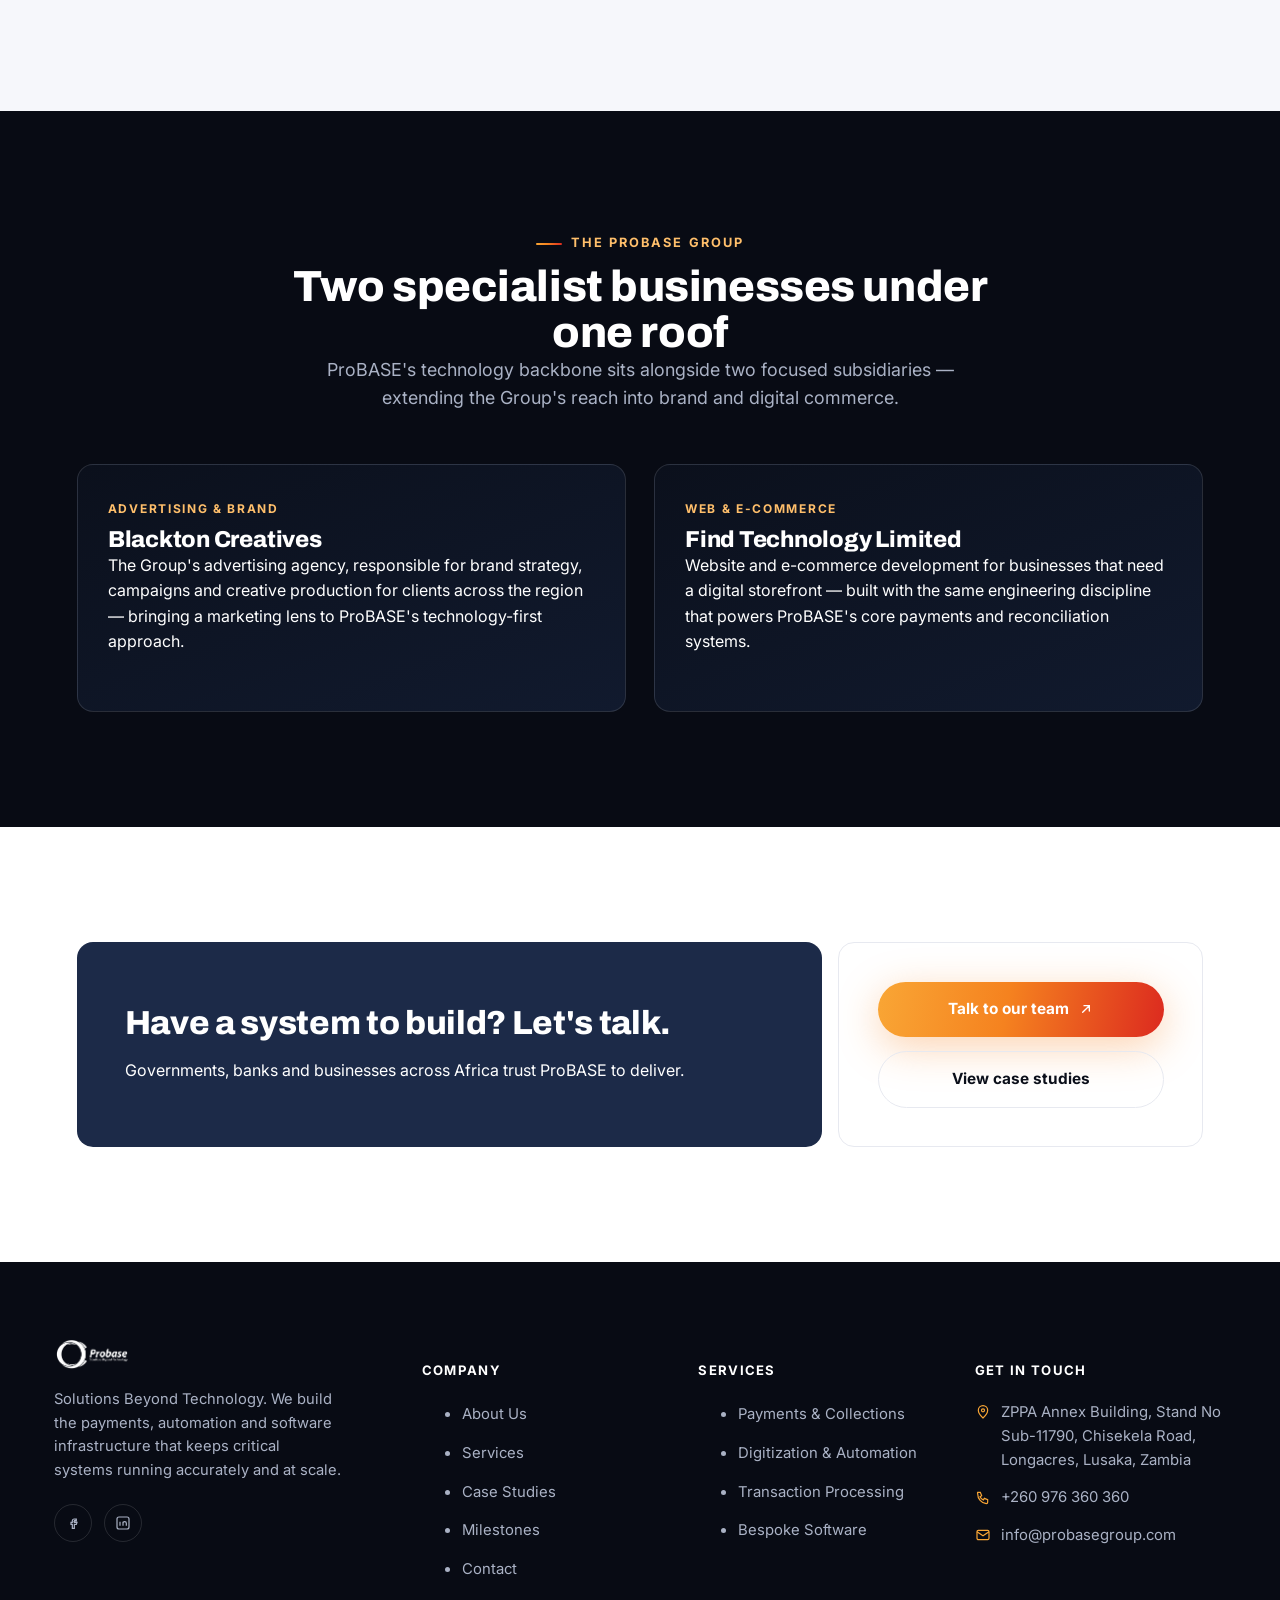
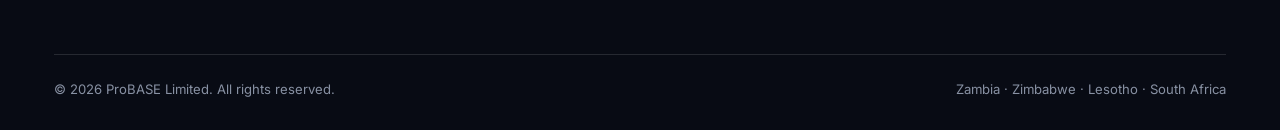
<file: about.html>
<!doctype html>
<html lang="en">
<head>
<meta charset="UTF-8">
<title>About Us | ProBASE</title>
<meta name="description" content="Since 2010, ProBASE has built technology that moves Africa's money, services and data — bespoke platforms for governments, financial institutions and businesses across eight countries.">
<meta name="viewport" content="width=device-width, initial-scale=1">
<meta name="theme-color" content="#080b14">

<link rel="icon" type="image/png" sizes="32x32" href="assets/favicon/favicon-32.png">
<link rel="icon" type="image/png" sizes="16x16" href="assets/favicon/favicon-16.png">
<link rel="icon" type="image/png" sizes="192x192" href="assets/favicon/favicon-192.png">
<link rel="apple-touch-icon" sizes="180x180" href="assets/favicon/favicon-180.png">
<link rel="shortcut icon" href="assets/favicon/favicon.ico">

<link rel="preconnect" href="https://fonts.googleapis.com">
<link rel="preconnect" href="https://fonts.gstatic.com" crossorigin>
<link rel="stylesheet" href="css/style.css?v=28">
</head>
<body>

<header class="site-header">
  <div class="container">
    <a href="index.html" class="brand" aria-label="ProBASE home">
      <img src="assets/logo/probase-logo-white.png" alt="ProBASE">
    </a>
    <nav class="main-nav" id="main-nav" aria-label="Primary">
      <ul>
        <li><a href="index.html">Home</a></li>
        <li><a href="about.html">About Us</a></li>
        <li><a href="services.html">Services</a></li>
        <li><a href="case-studies.html">Case Studies</a></li>
        <li><a href="milestones.html">Milestones</a></li>
        <li><a href="contact.html">Contact</a></li>
      </ul>
      <div class="mobile-cta">
        <a href="contact.html" class="btn btn--brand btn--block">Book a Demo</a>
      </div>
    </nav>
    <div class="header-cta">
      <a href="contact.html" class="btn btn--outline">Book a Demo</a>
      <button class="nav-toggle" aria-label="Toggle menu" aria-expanded="false" aria-controls="main-nav">
        <span class="bars"><span></span><span></span><span></span></span>
      </button>
    </div>
  </div>
</header>

<main>

  <!-- HERO -->
  <section class="section--dark about-hero">
    <div class="container container--wide">
      <div class="crumbs"><a href="index.html">Home</a>
        <svg viewBox="0 0 24 24" fill="none" stroke="currentColor" stroke-width="2"><path d="m9 6 6 6-6 6"/></svg>
        <span>About Us</span>
      </div>
      <div class="bento">
        <div class="tile tile--glass c-7 r-2" data-reveal>
          <div style="display:flex; flex-direction:column; gap:18px;">
            <p class="eyebrow on-dark">About ProBASE</p>
            <h1>Technology that moves Africa's money, services and data.</h1>
            <p class="lead on-dark">Since 2010, ProBASE has designed and built bespoke solutions for governments, financial institutions and businesses: secure transaction processing, process automation, and collections and settlements.</p>
          </div>
          <div class="hero-actions">
            <a href="contact.html" class="btn btn--brand">Partner with us <svg viewBox="0 0 24 24" fill="none" stroke="currentColor" stroke-width="2" stroke-linecap="round"><path d="M7 17 17 7M9 7h8v8"/></svg></a>
            <a href="#products" class="btn btn--outline">Explore our platforms</a>
          </div>
        </div>
        <div class="tile tile--media c-5 r-2" data-reveal>
          <img src="assets/images/who-we-are/about-hero-technicians.jpg" alt="ProBASE engineers working together at their workstations" style="object-position:58% 40%;">
        </div>
        <div class="tile tile--glass stat-tile c-3" data-reveal><span class="stat-art" aria-hidden="true"><svg viewBox="0 0 100 83.8"><path class="a-main" d="M93.7 8.6 L97.8 12.4 L100.0 19.7 L98.5 22.1 L96.8 29.0 L98.5 36.2 L95.7 39.2 L93.1 47.2 L97.7 49.4 L71.5 56.5 L72.3 62.7 L65.8 63.9 L60.9 67.3 L59.8 70.3 L56.7 71.0 L49.2 78.1 L44.5 83.6 L41.6 83.8 L38.7 82.8 L29.1 81.9 L27.6 81.3 L27.5 80.5 L24.1 78.6 L18.5 78.1 L11.4 80.1 L5.8 74.7 L0.0 67.6 L0.4 40.2 L18.4 40.3 L17.6 37.3 L18.9 34.1 L17.4 30.0 L18.4 25.9 L17.5 23.2 L20.4 23.4 L20.9 26.1 L25.0 25.9 L30.4 26.7 L33.3 30.6 L40.2 31.8 L45.5 29.1 L47.4 33.6 L54.0 34.8 L57.2 38.5 L60.8 43.2 L67.4 43.3 L66.6 34.0 L64.3 35.5 L58.2 32.2 L55.9 30.7 L57.0 22.0 L58.5 11.8 L56.6 8.0 L59.0 2.5 L61.3 1.5 L72.9 0.0 L76.3 0.9 L79.9 3.1 L83.4 4.5 L88.8 6.0 L93.7 8.6Z"/><circle class="a-dot" cx="55.1" cy="61.9" r="3.4"/></svg></span><span class="stat-value">2010</span><span class="stat-caption">Founded in Zambia</span></div>
        <div class="tile tile--glass stat-tile c-3" data-reveal><span class="stat-art" aria-hidden="true"><svg viewBox="0 0 100 105.0"><path class="a-soft" d="M49.4 62.9 L49.7 64.0 L50.2 64.8 L50.5 65.3 L51.0 66.1 L52.0 65.9 L52.5 65.7 L53.3 65.9 L53.5 65.6 L53.9 64.7 L54.8 64.7 L55.6 64.4 L55.5 64.9 L57.2 64.9 L57.3 65.8 L57.6 66.4 L57.3 67.3 L57.4 68.2 L57.9 68.7 L57.9 70.4 L58.2 70.3 L58.8 70.3 L59.7 70.1 L60.4 70.2 L60.6 70.7 L60.4 71.4 L60.7 72.1 L60.4 72.6 L60.6 73.1 L57.5 73.1 L57.5 77.7 L58.4 78.9 L59.4 79.8 L56.7 80.4 L53.2 80.2 L52.2 79.5 L46.3 79.6 L45.2 79.0 L44.3 79.0 L43.4 79.2 L42.7 79.5 L42.6 78.6 L42.8 77.3 L43.3 76.0 L43.3 75.3 L43.8 74.0 L44.2 73.4 L45.0 72.5 L45.5 71.8 L45.6 70.8 L45.5 69.9 L45.1 69.4 L44.7 68.5 L44.4 67.7 L44.4 67.3 L44.9 66.8 L44.4 65.4 L44.1 64.4 L43.4 63.5 L43.6 63.2 L44.2 63.0 L44.6 63.0 L45.1 62.8 L49.4 62.9ZM43.7 62.6 L43.4 62.7 L43.0 61.6 L43.5 61.0 L44.0 60.8 L44.5 61.3 L44.0 61.6 L43.8 62.0 L43.7 62.6ZM68.3 60.9 L68.2 59.1 L67.8 58.4 L68.7 58.6 L69.2 57.7 L69.9 57.8 L70.0 58.4 L70.3 58.7 L70.4 59.2 L70.0 59.5 L69.4 60.3 L68.9 60.8 L68.3 60.9ZM29.5 45.2 L28.3 45.4 L28.0 44.4 L28.1 41.0 L27.8 40.7 L27.7 40.0 L27.2 39.5 L26.8 39.1 L26.9 38.3 L27.4 38.2 L27.7 37.5 L28.4 37.4 L28.8 37.0 L29.3 36.5 L29.8 36.5 L30.9 37.4 L30.8 37.8 L31.2 38.7 L30.9 39.3 L31.0 39.7 L30.3 40.6 L29.9 41.0 L29.6 41.9 L29.6 42.9 L29.5 45.2ZM21.5 40.3 L20.5 39.9 L19.8 40.0 L19.3 40.3 L18.7 40.0 L18.4 39.6 L17.8 39.2 L17.7 38.4 L18.1 37.8 L18.0 37.3 L19.2 36.1 L19.4 35.1 L19.8 34.7 L20.5 34.9 L21.1 34.6 L21.3 34.3 L22.4 33.6 L22.7 33.1 L24.1 32.5 L24.9 32.3 L25.2 32.6 L26.2 32.6 L26.1 33.3 L26.3 34.0 L27.1 34.9 L27.1 35.6 L28.8 36.0 L28.8 37.0 L28.4 37.4 L27.7 37.5 L27.4 38.2 L26.9 38.3 L25.7 38.3 L25.0 38.2 L24.5 38.4 L23.9 38.3 L21.4 38.4 L21.3 39.2 L21.5 40.3ZM62.9 81.3 L63.2 81.5 L63.7 82.4 L65.3 84.0 L66.0 84.1 L66.0 84.6 L66.4 85.6 L67.5 85.8 L68.4 86.4 L66.4 87.5 L65.1 88.6 L64.6 89.6 L64.2 90.1 L63.4 90.2 L63.1 90.9 L63.0 91.4 L62.0 91.7 L60.8 91.7 L60.2 91.2 L59.5 91.1 L58.8 91.4 L58.5 92.1 L57.8 92.5 L57.1 93.2 L56.0 93.3 L55.7 92.8 L55.8 91.9 L55.0 90.6 L54.6 90.3 L54.6 86.1 L56.0 86.0 L56.0 80.9 L57.1 80.8 L59.4 80.3 L59.9 80.9 L60.9 80.3 L61.3 80.3 L62.1 80.0 L62.4 80.1 L62.9 81.3ZM47.9 43.5 L49.1 43.4 L49.3 43.0 L49.9 43.4 L51.8 42.8 L52.4 42.3 L53.1 41.8 L53.0 41.3 L53.4 41.1 L54.8 41.2 L56.2 40.5 L57.2 39.0 L58.0 38.4 L58.9 38.1 L59.1 38.7 L59.9 39.6 L59.9 40.2 L59.7 40.8 L59.8 41.3 L60.3 41.7 L61.4 42.4 L62.2 42.9 L62.2 43.4 L63.2 44.2 L63.8 44.8 L64.1 45.7 L65.2 46.2 L65.4 46.7 L65.0 46.9 L64.0 46.8 L62.9 46.7 L62.4 46.8 L62.2 47.2 L61.7 47.2 L61.1 46.9 L59.5 47.6 L58.9 47.5 L58.2 48.5 L57.1 48.2 L56.1 48.0 L55.1 47.5 L53.9 47.0 L53.2 47.5 L52.6 48.2 L52.5 49.2 L51.5 49.1 L50.6 48.9 L49.7 49.7 L48.9 51.0 L48.8 50.6 L48.7 49.9 L48.0 49.5 L47.5 48.7 L47.4 48.2 L46.7 47.4 L46.8 47.0 L46.7 46.4 L46.8 45.3 L47.1 45.0 L47.9 43.5ZM21.5 47.1 L20.8 47.1 L19.8 46.8 L18.9 46.8 L17.1 47.1 L16.1 47.5 L14.7 48.0 L14.5 46.8 L14.6 46.0 L14.0 45.4 L13.5 45.3 L13.1 44.9 L13.4 44.3 L13.3 43.6 L13.4 43.1 L13.7 42.5 L13.6 42.2 L14.2 41.8 L13.9 40.7 L13.5 40.1 L13.7 39.6 L14.0 39.5 L14.5 39.6 L15.7 39.6 L15.9 39.2 L16.6 39.0 L16.8 39.6 L17.2 39.5 L17.8 39.2 L18.4 39.6 L18.7 40.0 L19.3 40.3 L19.8 40.0 L20.5 39.9 L21.5 40.3 L21.9 42.4 L21.3 43.6 L20.9 45.2 L21.5 46.5 L21.5 47.1ZM44.7 51.0 L43.6 51.1 L42.7 50.9 L42.0 51.0 L39.7 51.0 L39.9 49.9 L39.3 48.9 L38.6 48.6 L38.4 48.0 L38.0 47.8 L38.0 47.4 L38.4 46.4 L39.1 44.9 L39.5 44.9 L40.3 44.1 L40.9 44.1 L41.7 44.7 L42.7 44.2 L42.9 43.6 L43.2 43.0 L43.4 42.2 L44.2 41.6 L44.5 40.6 L44.8 40.3 L45.0 39.5 L45.4 38.6 L46.6 37.5 L46.7 37.0 L46.8 36.7 L46.3 36.2 L46.3 35.7 L46.7 35.6 L47.3 36.5 L47.4 37.5 L47.3 38.5 L48.1 39.8 L47.3 39.8 L46.9 39.9 L46.2 39.7 L45.9 40.4 L46.8 41.3 L47.4 41.5 L47.6 42.1 L48.1 43.1 L47.9 43.5 L47.1 45.0 L46.8 45.3 L46.7 46.4 L46.8 47.0 L46.7 47.4 L47.4 48.2 L47.5 48.7 L48.0 49.5 L48.7 49.9 L48.8 50.6 L48.9 51.0 L48.8 51.8 L47.7 51.5 L46.5 51.1 L44.7 51.0ZM44.5 61.3 L44.0 60.8 L43.5 61.0 L43.0 61.6 L41.8 60.1 L42.9 59.3 L42.3 58.3 L42.8 58.0 L43.8 57.8 L43.9 57.2 L44.7 57.9 L46.0 57.9 L46.4 57.2 L46.6 56.3 L46.5 55.1 L45.8 54.3 L46.4 52.6 L46.0 52.3 L45.0 52.4 L44.5 51.7 L44.7 51.0 L46.5 51.1 L47.7 51.5 L48.8 51.8 L48.9 51.0 L49.7 49.7 L50.6 48.9 L51.5 49.1 L52.5 49.2 L52.4 50.1 L51.9 50.9 L51.7 51.8 L51.5 53.1 L51.6 53.9 L51.3 54.4 L51.3 54.9 L51.1 55.4 L50.2 56.1 L49.5 56.9 L48.9 58.3 L48.9 59.5 L48.5 59.9 L47.7 60.6 L46.8 61.5 L46.3 61.3 L46.2 60.9 L45.4 60.9 L44.9 61.4 L44.5 61.3ZM73.2 3.2 L73.5 2.9 L74.6 2.9 L75.9 2.4 L74.9 3.1 L75.0 3.3 L74.6 3.4 L74.3 3.3 L73.9 3.2 L73.5 3.3ZM96.8 40.6 L96.2 41.5 L95.1 42.7 L93.9 42.7 L89.2 41.0 L88.6 40.4 L88.1 39.7 L87.5 38.9 L87.8 38.4 L88.4 37.7 L88.9 37.9 L89.1 38.5 L89.8 39.1 L90.5 39.1 L91.9 38.8 L93.5 38.6 L94.8 38.1 L95.5 38.0 L96.0 37.8 L96.8 37.7 L96.8 38.3 L96.8 39.8 L96.8 40.6ZM88.3 35.9 L88.6 36.3 L88.6 36.9 L87.8 37.3 L88.4 37.7 L87.8 38.4 L87.5 38.2 L87.2 38.3 L86.4 38.2 L86.3 37.8 L86.2 37.4 L86.7 36.7 L87.2 36.1 L87.8 36.2 L88.3 35.9ZM43.1 20.2 L38.1 23.0 L33.9 25.8 L31.8 26.5 L30.2 26.6 L30.2 25.7 L29.5 25.4 L28.6 25.0 L28.3 24.3 L23.4 21.2 L18.5 18.0 L13.0 14.5 L13.0 14.1 L13.0 12.4 L15.4 11.3 L16.8 11.1 L18.0 10.7 L18.6 10.0 L20.3 9.4 L20.3 8.3 L21.2 8.2 L21.8 7.6 L23.7 7.4 L24.0 6.8 L23.6 6.5 L23.1 5.0 L23.0 4.1 L22.5 3.2 L23.9 2.4 L25.4 2.1 L26.4 1.5 L27.8 1.1 L30.2 0.8 L32.6 0.7 L33.4 0.9 L34.7 0.3 L36.3 0.3 L36.9 0.7 L37.9 0.6 L37.6 1.3 L37.8 2.7 L37.5 3.9 L36.6 4.7 L36.7 5.8 L37.9 6.7 L37.9 7.0 L38.8 7.6 L39.4 10.2 L39.9 11.5 L40.0 12.2 L39.7 13.4 L39.8 14.1 L39.6 14.8 L39.8 15.8 L39.2 16.4 L40.0 17.4 L40.1 18.1 L40.6 18.9 L41.3 18.6 L42.4 19.3 L43.1 20.2ZM76.4 11.4 L76.0 12.0 L75.7 13.1 L75.3 13.9 L75.0 14.1 L74.5 13.6 L73.8 13.0 L72.8 10.9 L73.2 12.6 L74.1 14.0 L75.2 16.3 L75.8 17.1 L76.2 17.9 L77.5 19.5 L77.3 19.8 L77.3 20.7 L79.0 22.0 L79.2 22.3 L73.5 22.3 L67.8 22.3 L62.0 22.3 L62.0 17.0 L62.0 11.8 L61.6 10.6 L61.9 9.7 L61.7 9.1 L62.2 8.4 L64.2 8.4 L65.6 8.8 L67.0 9.2 L67.7 9.4 L68.8 9.0 L69.4 8.5 L70.7 8.4 L71.7 8.6 L72.1 9.3 L72.5 8.9 L73.6 9.2 L74.8 9.3 L75.5 8.9 L76.4 11.4ZM87.2 36.1 L86.7 35.6 L86.1 34.8 L85.5 34.3 L85.1 33.8 L83.8 33.2 L82.8 33.2 L82.5 32.9 L81.6 33.2 L80.8 32.6 L80.3 33.6 L78.6 33.3 L78.5 32.8 L79.1 30.6 L79.2 29.7 L79.7 29.2 L80.8 29.0 L81.5 28.1 L82.3 29.8 L82.7 31.2 L83.5 31.9 L85.5 33.2 L86.3 34.1 L87.1 34.9 L87.6 35.4 L88.3 35.9 L87.8 36.2 L87.2 36.1ZM80.8 32.6 L81.6 33.2 L82.5 32.9 L82.8 33.2 L83.8 33.2 L85.1 33.8 L85.5 34.3 L86.1 34.8 L86.7 35.6 L87.2 36.1 L86.7 36.7 L86.2 37.4 L86.3 37.8 L86.4 38.2 L87.2 38.3 L87.5 38.2 L87.8 38.4 L87.5 38.9 L88.1 39.7 L88.6 40.4 L89.2 41.0 L93.9 42.7 L95.1 42.7 L91.0 47.0 L89.1 47.1 L87.8 48.1 L86.9 48.2 L86.5 48.6 L85.5 48.6 L84.9 48.1 L83.6 48.7 L83.2 49.3 L82.2 49.2 L81.9 49.1 L81.5 49.1 L81.1 49.1 L79.2 47.9 L78.2 47.9 L77.7 47.4 L77.7 46.6 L77.0 46.3 L76.1 44.7 L75.4 44.4 L75.2 43.8 L74.5 43.1 L73.6 43.0 L74.1 42.2 L74.8 42.1 L75.0 41.7 L75.0 40.4 L75.5 38.9 L76.1 38.5 L76.3 37.9 L76.9 36.7 L77.8 36.0 L78.4 34.6 L78.6 33.3 L80.3 33.6 L80.8 32.6ZM41.8 60.1 L40.3 58.6 L39.3 57.4 L38.4 55.9 L38.5 55.5 L38.8 55.0 L39.1 53.9 L39.4 52.9 L39.9 52.8 L42.0 52.8 L42.0 51.0 L42.7 50.9 L43.6 51.1 L44.5 50.9 L44.5 51.7 L45.0 52.4 L46.0 52.3 L46.4 52.6 L45.8 54.3 L46.5 55.1 L46.6 56.3 L46.4 57.2 L46.0 57.9 L44.7 57.9 L43.9 57.2 L43.8 57.8 L42.8 58.0 L42.3 58.3 L42.9 59.3 L41.8 60.1ZM27.2 45.7 L24.9 46.5 L24.1 47.0 L22.8 47.5 L21.5 47.1 L21.5 46.5 L20.9 45.2 L21.3 43.6 L21.9 42.4 L21.5 40.3 L21.3 39.2 L21.4 38.4 L23.9 38.3 L24.5 38.4 L25.0 38.2 L25.7 38.3 L25.6 38.7 L26.2 39.5 L26.2 40.6 L26.3 41.7 L26.7 42.2 L26.3 43.5 L26.5 44.3 L26.9 45.2 L27.2 45.7ZM13.4 43.1 L12.9 43.1 L12.7 43.7 L12.2 43.7 L12.0 43.4 L12.1 42.8 L11.4 41.9 L11.1 42.1 L10.4 42.2 L10.4 41.6 L10.1 41.3 L10.2 40.8 L9.9 40.2 L9.5 39.7 L8.3 39.7 L8.0 40.0 L7.6 40.0 L7.3 40.3 L7.1 40.7 L6.4 41.4 L5.7 40.5 L5.2 39.9 L4.8 39.8 L4.4 39.5 L4.3 38.8 L4.1 38.5 L3.6 38.3 L4.3 37.6 L4.7 37.6 L5.1 37.3 L5.6 37.1 L5.5 36.7 L5.7 36.0 L6.4 36.0 L7.5 36.4 L7.8 36.4 L8.7 36.3 L9.0 36.8 L9.6 36.6 L10.2 37.0 L10.8 37.1 L11.2 36.8 L11.7 36.6 L12.1 36.4 L12.7 36.7 L12.9 37.1 L13.5 37.7 L13.2 38.1 L13.1 38.6 L13.4 38.5 L13.6 38.6 L13.5 39.1 L14.0 39.5 L13.7 39.6 L13.5 40.1 L13.9 40.7 L14.2 41.8 L13.7 42.0 L13.7 42.5 L13.6 43.1ZM1.1 35.2 L1.3 34.5 L2.9 34.5 L3.2 34.2 L3.7 34.1 L4.3 34.5 L4.7 34.5 L5.2 34.3 L5.5 34.7 L4.9 35.0 L4.2 35.0 L3.6 34.7 L3.1 35.0 L2.5 35.2 L1.1 35.2ZM3.6 38.3 L2.9 37.7 L2.2 37.6 L1.9 37.1 L1.5 36.6 L1.4 36.3 L2.1 36.1 L2.6 36.1 L3.0 36.0 L5.7 36.0 L5.7 36.5 L5.6 37.1 L5.4 37.3 L4.7 37.6 L4.3 37.6 L3.6 38.3ZM39.4 52.9 L39.2 52.6 L39.7 51.0 L42.0 51.0 L42.0 52.8 L39.9 52.8 L39.4 52.9ZM85.3 55.6 L86.1 56.8 L85.1 57.3 L84.7 58.0 L84.2 58.1 L84.0 59.1 L83.5 59.7 L83.2 60.6 L82.6 61.1 L80.6 59.7 L80.5 58.8 L75.2 55.9 L74.9 55.7 L74.9 54.2 L75.3 53.6 L76.1 52.6 L76.6 51.5 L75.9 49.9 L75.8 49.1 L75.1 48.1 L76.0 47.3 L77.0 46.3 L77.7 46.6 L77.7 47.4 L78.2 47.9 L79.2 47.9 L81.1 49.1 L81.5 49.1 L81.9 49.1 L82.2 49.2 L83.2 49.3 L83.6 48.7 L84.9 48.1 L85.5 48.6 L86.5 48.6 L85.2 50.3 L85.3 55.6ZM14.4 48.0 L14.0 48.0 L12.5 47.3 L11.2 46.2 L10.0 45.4 L9.0 44.5 L9.3 44.0 L9.4 43.6 L10.1 42.8 L10.8 42.1 L11.4 41.9 L12.1 42.8 L12.0 43.4 L12.2 43.7 L12.7 43.7 L12.9 43.1 L13.4 43.1 L13.3 43.6 L13.4 44.3 L13.1 44.9 L13.5 45.3 L14.0 45.4 L14.6 46.0 L14.7 46.6 L14.4 48.0ZM47.2 21.1 L46.2 21.6 L45.4 20.8 L43.1 20.2 L42.4 19.3 L41.3 18.6 L40.6 18.9 L40.1 18.1 L40.0 17.4 L39.2 16.4 L39.8 15.8 L39.6 14.8 L39.8 14.1 L39.7 13.4 L40.0 12.2 L39.9 11.5 L39.4 10.2 L40.1 9.9 L40.3 9.3 L40.1 8.7 L41.1 8.1 L41.6 7.7 L42.3 7.2 L42.3 6.1 L44.1 6.6 L44.7 6.5 L45.9 6.7 L47.8 7.4 L48.5 8.7 L49.8 9.0 L51.8 9.6 L53.4 10.3 L54.1 9.9 L54.8 9.3 L54.5 8.1 L54.9 7.4 L56.0 6.8 L57.0 6.6 L58.9 6.9 L59.4 7.5 L60.0 7.5 L60.4 7.8 L61.9 7.9 L62.2 8.4 L61.7 9.1 L61.9 9.7 L61.6 10.6 L62.0 11.8 L62.0 17.0 L62.0 22.3 L62.0 25.2 L60.3 25.2 L60.3 25.8 L54.5 23.1 L48.7 20.3 L47.2 21.1ZM18.1 2.3 L19.0 2.9 L20.3 2.8 L21.8 3.2 L22.5 3.2 L23.0 4.1 L23.1 5.0 L23.6 6.5 L24.0 6.8 L23.7 7.4 L21.8 7.6 L21.2 8.2 L20.3 8.3 L20.3 9.4 L18.6 10.0 L18.0 10.7 L16.8 11.1 L15.4 11.3 L13.0 12.4 L13.0 14.1 L12.8 14.9 L11.9 14.9 L11.5 15.3 L10.8 15.3 L10.3 15.1 L9.1 15.2 L8.6 16.4 L8.1 16.5 L7.5 18.3 L5.4 19.9 L5.0 21.9 L4.4 22.5 L4.2 23.1 L0.9 23.2 L0.9 22.5 L1.5 22.1 L2.0 21.3 L1.9 20.8 L2.4 19.8 L3.2 18.9 L3.7 18.7 L4.1 17.8 L4.1 17.0 L4.6 16.1 L5.6 15.6 L6.5 14.1 L7.3 13.5 L8.6 13.4 L9.8 12.4 L10.5 12.0 L11.7 10.8 L11.4 9.0 L11.9 7.7 L12.1 7.0 L13.0 6.0 L14.5 5.3 L15.6 4.7 L16.6 3.2 L17.0 2.3 L18.1 2.3ZM97.7 72.5 L98.1 73.1 L98.4 74.0 L98.7 75.8 L99.0 76.5 L98.9 77.2 L98.6 77.6 L98.1 76.7 L97.9 77.2 L98.2 78.2 L98.0 78.9 L97.6 79.2 L97.5 80.4 L97.0 82.1 L96.2 84.1 L95.3 86.9 L94.8 88.9 L94.1 90.6 L92.9 90.9 L91.7 91.6 L90.8 91.2 L89.7 90.7 L89.3 89.9 L89.2 88.6 L88.7 87.4 L88.5 86.4 L88.8 85.4 L89.5 85.1 L89.5 84.6 L90.2 83.5 L90.3 82.6 L90.0 81.9 L89.7 81.0 L89.6 79.6 L90.1 78.8 L90.3 77.9 L91.0 77.9 L91.8 77.6 L92.3 77.3 L93.0 77.3 L93.8 76.4 L95.0 75.5 L95.4 74.8 L95.3 74.2 L95.9 74.4 L96.7 73.4 L96.7 72.5 L97.2 71.8 L97.7 72.5ZM7.9 33.1 L8.4 32.8 L8.7 31.9 L9.1 31.9 L10.1 32.3 L11.0 32.0 L11.5 32.1 L11.7 31.8 L17.6 31.8 L17.9 30.8 L17.7 30.6 L16.9 24.3 L16.2 18.0 L18.5 18.0 L23.4 21.2 L28.3 24.3 L28.6 25.0 L29.5 25.4 L30.2 25.7 L30.2 26.6 L31.8 26.5 L31.8 29.8 L31.0 30.8 L30.9 31.7 L29.6 31.9 L27.6 32.0 L27.1 32.6 L26.2 32.6 L25.2 32.6 L24.9 32.3 L24.1 32.5 L22.7 33.1 L22.4 33.6 L21.3 34.3 L21.1 34.6 L20.5 34.9 L19.8 34.7 L19.4 35.1 L19.2 36.1 L18.0 37.3 L18.1 37.8 L17.7 38.4 L17.8 39.2 L17.2 39.5 L16.8 39.6 L16.6 39.0 L16.2 39.2 L15.7 39.6 L14.5 39.6 L14.1 39.3 L13.5 39.1 L13.6 38.6 L13.4 38.5 L13.1 38.6 L13.2 38.1 L13.5 37.7 L12.9 37.1 L12.7 36.7 L12.4 36.4 L11.7 36.6 L11.2 36.8 L10.8 37.1 L10.2 37.0 L9.8 36.6 L9.2 36.8 L8.9 36.2 L9.0 35.8 L8.8 35.2 L8.3 34.8 L8.0 34.0 L7.9 33.1ZM75.9 71.1 L77.0 71.0 L78.7 71.4 L79.1 71.2 L80.1 71.1 L80.6 70.7 L81.5 70.7 L83.1 70.2 L84.3 69.3 L84.5 70.0 L84.4 71.4 L84.6 72.7 L84.7 75.0 L84.9 75.7 L84.5 76.7 L83.9 77.7 L83.0 78.6 L81.7 79.2 L80.0 79.9 L78.4 81.5 L77.8 81.7 L76.8 82.8 L76.2 83.1 L76.1 84.1 L76.8 85.2 L77.1 86.1 L77.1 86.5 L77.3 87.9 L77.1 88.5 L77.4 88.8 L77.2 89.4 L76.6 89.9 L75.4 90.4 L73.6 91.2 L73.0 91.7 L73.1 92.3 L73.5 92.4 L73.4 93.2 L72.3 93.2 L72.2 92.6 L71.9 91.9 L71.8 91.4 L72.1 89.8 L71.7 88.7 L71.0 86.7 L72.5 85.0 L72.9 84.0 L73.1 83.8 L73.3 83.0 L73.1 82.6 L73.1 81.5 L73.4 80.5 L73.4 78.6 L72.6 78.2 L72.0 78.1 L71.6 77.7 L71.0 77.4 L69.8 77.4 L69.7 76.9 L69.5 75.8 L73.9 74.6 L74.8 75.3 L75.2 75.2 L75.7 75.6 L75.8 76.2 L75.5 76.8 L75.6 77.9 L76.6 78.8 L77.0 77.7 L77.7 77.4 L77.5 75.6 L76.9 74.5 L76.4 74.0 L75.9 74.1 L75.5 72.2 L75.9 71.1ZM7.9 33.1 L7.0 32.1 L6.1 31.0 L5.1 30.6 L4.4 30.2 L3.6 30.2 L2.9 30.5 L2.2 30.4 L1.7 30.9 L1.6 30.1 L2.0 29.4 L2.2 28.0 L2.0 26.5 L1.8 25.8 L2.0 25.1 L1.6 24.4 L0.8 23.8 L1.1 23.3 L6.8 23.3 L6.6 21.2 L6.9 20.5 L8.3 20.3 L8.2 16.6 L13.0 16.7 L13.0 14.5 L18.5 18.0 L16.2 18.0 L16.9 24.3 L17.7 30.6 L17.9 30.8 L17.6 31.8 L11.7 31.8 L11.5 32.1 L11.0 32.0 L10.1 32.3 L9.1 31.9 L8.7 31.9 L8.4 32.8 L7.9 33.1ZM49.4 95.9 L48.3 94.8 L47.8 93.7 L47.4 92.3 L47.1 91.3 L46.6 89.0 L46.6 87.3 L46.4 86.5 L45.8 85.9 L45.1 84.7 L44.3 82.9 L44.0 82.0 L42.8 80.6 L42.7 79.5 L43.4 79.2 L44.3 79.0 L45.2 79.0 L46.1 79.7 L52.2 79.5 L53.2 80.2 L56.7 80.4 L59.4 79.8 L60.6 79.5 L61.5 79.6 L62.1 79.9 L61.3 80.3 L60.9 80.3 L59.9 80.9 L59.4 80.3 L57.1 80.8 L56.0 80.9 L56.0 86.0 L54.6 86.1 L54.6 90.3 L54.6 95.7 L53.3 96.5 L52.5 96.6 L51.6 96.3 L50.9 96.2 L50.7 95.6 L50.1 95.2 L49.4 95.9ZM28.8 37.0 L28.8 36.0 L27.1 35.6 L27.1 34.9 L26.3 34.0 L26.1 33.3 L26.2 32.6 L27.1 32.6 L27.6 32.0 L29.6 31.9 L30.9 31.7 L31.0 30.8 L31.8 29.8 L31.8 26.5 L33.9 25.8 L38.1 23.0 L43.1 20.2 L45.4 20.8 L46.2 21.6 L47.2 21.1 L47.6 23.3 L48.1 23.7 L48.2 24.2 L48.8 24.7 L48.4 25.3 L47.9 28.2 L47.8 30.1 L46.0 31.5 L45.3 33.4 L45.9 34.0 L45.9 34.9 L46.9 34.9 L46.7 35.6 L46.3 35.7 L46.3 36.2 L45.0 34.6 L44.7 34.5 L43.5 35.4 L42.4 34.9 L41.6 34.9 L41.2 35.1 L40.3 35.0 L39.5 35.6 L38.7 35.7 L37.0 34.9 L36.3 35.3 L35.6 35.2 L35.0 34.7 L33.5 34.2 L32.0 34.3 L31.6 34.6 L31.4 35.5 L31.0 36.1 L30.9 37.4 L29.8 36.5 L29.3 36.5 L28.8 37.0ZM38.0 47.4 L36.5 47.9 L35.9 47.8 L35.4 48.2 L34.2 48.1 L33.4 47.2 L33.0 46.2 L31.9 45.2 L30.8 45.2 L29.5 45.2 L29.6 42.9 L29.6 41.9 L29.9 41.0 L30.3 40.6 L31.0 39.7 L30.9 39.3 L31.2 38.7 L30.8 37.8 L30.9 37.4 L31.0 36.1 L31.4 35.5 L31.6 34.6 L32.0 34.3 L33.5 34.2 L35.0 34.7 L35.6 35.2 L36.3 35.3 L37.0 34.9 L38.7 35.7 L39.5 35.6 L40.3 35.0 L41.2 35.1 L41.6 34.9 L42.4 34.9 L43.5 35.4 L44.7 34.5 L45.0 34.6 L46.0 36.2 L46.8 36.7 L46.7 37.0 L46.6 37.5 L45.4 38.6 L45.0 39.5 L44.8 40.3 L44.5 40.6 L44.2 41.6 L43.4 42.2 L43.2 43.0 L42.9 43.6 L42.7 44.2 L41.7 44.7 L40.9 44.1 L40.3 44.1 L39.5 44.9 L39.1 44.9 L38.4 46.4 L38.0 47.4ZM69.9 56.0 L70.5 56.8 L70.4 57.6 L69.9 57.8 L69.2 57.7 L68.7 58.6 L67.8 58.4 L68.0 57.7 L68.2 56.7 L68.7 56.3 L69.0 56.4 L69.9 56.0ZM12.8 14.9 L12.8 14.1 L13.0 14.5 L13.0 16.7 L8.2 16.6 L8.3 20.3 L6.9 20.5 L6.6 21.2 L6.8 23.3 L1.1 23.3 L0.8 23.8 L0.9 23.2 L4.2 23.1 L4.4 22.5 L5.0 21.9 L5.4 19.9 L7.5 18.3 L8.1 16.5 L8.6 16.4 L9.1 15.2 L10.3 15.1 L10.8 15.3 L11.5 15.3 L11.9 14.9 L12.8 14.9ZM75.0 40.6 L74.9 39.8 L74.7 39.3 L73.9 38.7 L73.8 37.7 L73.9 36.6 L73.3 36.5 L73.2 36.8 L72.3 36.9 L72.6 37.3 L72.8 38.2 L72.0 39.0 L71.2 40.1 L70.5 40.2 L69.3 39.4 L68.7 39.7 L68.6 40.1 L67.8 40.4 L66.3 40.7 L66.1 40.4 L65.1 40.3 L64.5 40.6 L64.1 40.4 L63.4 39.6 L63.1 39.2 L62.1 39.4 L61.7 40.1 L61.3 41.4 L60.8 41.6 L60.4 41.8 L59.8 41.3 L59.7 40.8 L59.9 40.2 L59.9 39.6 L59.1 38.7 L58.9 38.1 L58.9 37.8 L58.4 37.3 L58.4 36.5 L58.0 35.9 L57.5 36.0 L57.7 35.5 L58.1 34.9 L57.9 34.3 L58.4 33.8 L58.1 33.5 L58.5 32.6 L59.1 31.5 L60.4 31.6 L60.3 25.8 L60.3 25.2 L62.0 25.2 L62.0 22.3 L67.8 22.3 L73.5 22.3 L79.2 22.3 L79.7 23.8 L79.4 24.0 L79.6 25.5 L80.1 27.2 L80.7 27.6 L81.5 28.1 L80.8 29.0 L79.7 29.2 L79.2 29.7 L79.1 30.6 L78.5 32.8 L78.6 33.3 L78.4 34.6 L77.8 36.0 L76.9 36.7 L76.3 37.9 L76.1 38.5 L75.5 38.9 L75.0 40.4ZM1.3 34.5 L0.7 33.4 L0.0 32.9 L0.6 32.6 L1.3 31.6 L1.7 30.9 L2.2 30.4 L2.9 30.5 L3.6 30.2 L4.4 30.2 L5.1 30.6 L6.1 31.0 L7.0 32.1 L7.9 33.1 L8.0 34.0 L8.3 34.8 L8.8 35.2 L9.0 35.8 L8.9 36.2 L7.9 36.2 L7.5 36.4 L6.4 36.0 L5.7 36.0 L3.0 36.0 L2.6 36.1 L2.1 36.1 L1.4 36.3 L1.1 35.2 L2.5 35.2 L2.8 35.0 L3.6 34.7 L4.2 35.0 L4.9 35.0 L5.5 34.7 L5.2 34.3 L4.7 34.5 L4.3 34.5 L3.7 34.1 L3.2 34.2 L2.9 34.5 L1.3 34.5ZM9.0 44.5 L8.6 44.3 L7.6 43.8 L6.8 43.0 L6.5 42.4 L6.4 41.4 L7.1 40.7 L7.3 40.3 L7.6 40.0 L8.0 40.0 L8.3 39.7 L9.5 39.7 L9.9 40.2 L10.2 40.8 L10.1 41.3 L10.4 41.6 L10.4 42.2 L10.8 42.1 L10.1 42.8 L9.4 43.6 L9.3 44.0 L9.0 44.5ZM98.0 37.5 L98.7 37.3 L99.4 36.8 L100.0 36.8 L100.0 37.2 L99.9 38.1 L99.9 38.8 L99.6 39.4 L99.2 40.9 L98.5 42.6 L97.6 44.4 L96.3 46.6 L95.1 48.2 L93.4 50.2 L91.9 51.3 L89.7 52.8 L88.4 53.9 L86.8 55.7 L86.4 56.4 L86.1 56.8 L85.3 55.6 L85.2 50.3 L86.5 48.6 L86.9 48.2 L87.8 48.1 L89.1 47.1 L91.0 47.0 L95.1 42.7 L96.2 41.5 L96.8 40.6 L96.8 39.8 L96.8 38.3 L96.8 37.7 L97.3 37.7 L98.0 37.5ZM46.7 35.6 L46.9 34.9 L45.9 34.9 L45.9 34.0 L45.3 33.4 L46.0 31.5 L47.8 30.1 L47.9 28.2 L48.4 25.3 L48.8 24.7 L48.2 24.2 L48.1 23.7 L47.6 23.3 L47.2 21.1 L48.7 20.3 L54.5 23.1 L60.3 25.8 L60.4 31.6 L59.1 31.5 L58.5 32.6 L58.1 33.5 L58.4 33.8 L57.9 34.3 L58.1 34.9 L57.7 35.5 L57.5 36.0 L58.0 35.9 L58.4 36.5 L58.4 37.3 L58.9 37.8 L58.9 38.1 L58.0 38.4 L57.2 39.0 L56.2 40.5 L54.8 41.2 L53.4 41.1 L53.0 41.3 L53.1 41.8 L52.4 42.3 L51.8 42.8 L49.9 43.4 L49.6 43.1 L49.1 43.4 L47.9 43.5 L48.1 43.1 L47.6 42.1 L47.4 41.5 L46.8 41.3 L45.9 40.4 L46.2 39.7 L46.9 39.9 L47.3 39.8 L48.1 39.8 L47.3 38.5 L47.4 37.5 L47.3 36.5 L46.7 35.6ZM28.3 45.4 L27.2 45.7 L26.9 45.2 L26.5 44.3 L26.3 43.5 L26.7 42.2 L26.3 41.7 L26.2 40.6 L26.2 39.5 L25.6 38.7 L25.7 38.3 L26.9 38.3 L26.8 39.1 L27.2 39.5 L27.7 40.0 L27.8 40.7 L28.1 41.0 L28.0 44.4 L28.3 45.4ZM39.4 10.2 L38.8 7.6 L37.9 7.0 L37.9 6.7 L36.7 5.8 L36.6 4.7 L37.5 3.9 L37.8 2.7 L37.6 1.3 L37.9 0.6 L39.5 0.0 L40.5 0.2 L40.4 0.9 L41.7 0.4 L41.8 0.7 L41.0 1.4 L41.0 2.0 L41.5 2.4 L41.4 3.7 L40.4 4.4 L40.7 5.2 L41.4 5.2 L41.8 5.9 L42.3 6.1 L42.3 7.2 L41.6 7.7 L41.1 8.1 L40.1 8.7 L40.3 9.3 L40.1 9.9 L39.4 10.2ZM74.9 55.7 L75.2 55.9 L80.5 58.8 L80.6 59.7 L82.6 61.1 L82.0 62.9 L82.1 63.7 L83.0 64.3 L83.0 64.6 L82.6 65.5 L82.7 66.0 L82.6 66.7 L83.1 67.6 L83.7 69.0 L84.3 69.3 L83.1 70.2 L81.5 70.7 L80.6 70.7 L80.1 71.1 L79.1 71.2 L78.7 71.4 L77.0 71.0 L75.9 71.1 L75.5 69.1 L75.0 68.4 L74.7 68.0 L73.3 67.7 L72.5 67.3 L71.5 67.1 L70.9 66.8 L70.3 66.4 L69.6 64.6 L68.7 63.8 L68.4 63.0 L68.6 62.2 L68.3 60.9 L68.9 60.8 L69.4 60.3 L70.0 59.5 L70.4 59.2 L70.3 58.7 L70.0 58.4 L69.9 57.8 L70.4 57.6 L70.5 56.8 L69.9 56.0 L70.4 55.8 L72.0 55.8 L74.9 55.7ZM71.0 86.7 L70.2 86.5 L69.7 86.7 L69.0 86.5 L68.4 86.4 L67.5 85.8 L66.4 85.6 L66.0 84.6 L66.0 84.1 L65.3 84.0 L63.7 82.4 L63.2 81.5 L62.9 81.3 L62.4 80.1 L64.0 80.3 L64.5 80.4 L65.0 80.4 L65.8 79.5 L67.0 78.3 L67.6 78.2 L67.7 77.7 L68.6 77.1 L69.7 76.9 L69.8 77.4 L71.0 77.4 L71.6 77.7 L72.0 78.1 L72.6 78.2 L73.4 78.6 L73.4 80.5 L73.1 81.5 L73.1 82.6 L73.3 83.0 L73.1 83.8 L72.9 84.0 L72.5 85.0 L71.0 86.7Z"/><path class="a-main" d="M73.3 67.7 L74.0 68.4 L74.3 69.6 L74.1 70.0 L73.8 71.2 L74.1 72.4 L73.6 72.9 L73.2 74.3 L73.9 74.6 L69.5 75.8 L69.7 76.9 L68.6 77.1 L67.7 77.7 L67.6 78.2 L67.0 78.3 L65.8 79.5 L65.0 80.4 L64.5 80.4 L64.0 80.3 L62.4 80.1 L62.1 80.0 L61.5 79.6 L60.6 79.5 L59.4 79.8 L58.4 78.9 L57.5 77.7 L57.5 73.1 L60.6 73.1 L60.4 72.6 L60.7 72.1 L60.4 71.4 L60.6 70.7 L60.4 70.2 L60.9 70.2 L61.0 70.7 L61.7 70.7 L62.6 70.8 L63.1 71.5 L64.3 71.7 L65.1 71.2 L65.5 72.0 L66.6 72.2 L67.1 72.8 L67.7 73.6 L68.8 73.6 L68.7 72.0 L68.3 72.3 L67.3 71.7 L66.9 71.5 L67.1 70.0 L67.3 68.3 L67.0 67.6 L67.4 66.7 L67.8 66.5 L69.8 66.3 L70.3 66.4 L70.9 66.8 L71.5 67.1 L72.5 67.3 L73.3 67.7ZM71.5 96.9 L71.2 97.1 L70.6 97.8 L70.2 98.6 L69.3 99.6 L67.7 101.1 L66.7 102.0 L65.6 102.6 L64.1 103.2 L63.3 103.3 L63.1 103.7 L62.2 103.5 L61.5 103.7 L59.9 103.5 L59.1 103.6 L58.5 103.6 L57.0 104.1 L55.7 104.4 L54.8 104.9 L54.2 105.0 L53.5 104.4 L53.1 104.4 L52.4 103.8 L52.2 103.6 L52.2 102.7 L51.7 101.7 L52.2 101.5 L52.1 100.4 L51.2 99.0 L50.5 97.8 L49.4 95.9 L50.1 95.2 L50.7 95.6 L50.9 96.2 L51.6 96.3 L52.5 96.6 L53.3 96.5 L54.6 95.7 L54.6 90.3 L55.0 90.6 L55.8 91.9 L55.7 92.8 L56.0 93.3 L57.1 93.2 L57.8 92.5 L58.5 92.1 L58.8 91.4 L59.5 91.1 L60.2 91.2 L60.8 91.7 L62.0 91.7 L63.0 91.4 L63.1 90.9 L63.4 90.2 L64.2 90.1 L64.6 89.6 L65.1 88.6 L66.4 87.5 L68.4 86.4 L69.0 86.5 L69.7 86.7 L70.2 86.5 L71.0 86.7 L71.7 88.7 L72.1 89.8 L71.8 91.4 L71.9 91.9 L71.2 91.6 L70.8 91.7 L70.6 92.2 L70.2 92.7 L70.3 93.2 L71.1 94.0 L72.0 93.8 L72.3 93.2 L73.4 93.2 L73.0 94.3 L72.8 95.5 L72.5 96.1 L71.5 96.9ZM67.8 96.4 L68.3 96.9 L67.8 97.6 L67.6 98.1 L66.8 98.3 L66.5 98.7 L66.0 98.9 L64.9 97.8 L65.7 96.8 L66.5 96.3 L67.1 96.0 L67.8 96.4ZM75.9 71.1 L75.5 72.2 L75.9 74.1 L76.4 74.0 L76.9 74.5 L77.5 75.6 L77.7 77.4 L77.0 77.7 L76.6 78.8 L75.6 77.9 L75.5 76.8 L75.8 76.2 L75.7 75.6 L75.2 75.2 L74.8 75.3 L73.9 74.6 L73.2 74.3 L73.6 72.9 L74.1 72.4 L73.8 71.2 L74.1 70.0 L74.3 69.6 L74.0 68.4 L73.3 67.7 L74.7 68.0 L75.0 68.4 L75.5 69.1 L75.9 71.1ZM72.3 93.2 L72.0 93.8 L71.1 94.0 L70.3 93.2 L70.2 92.7 L70.6 92.2 L70.8 91.7 L71.2 91.6 L71.9 91.9 L72.2 92.6 L72.3 93.2ZM70.5 49.2 L70.4 50.9 L71.0 51.1 L70.5 51.6 L69.9 52.0 L69.4 52.8 L69.1 53.5 L69.0 54.6 L68.7 55.2 L68.7 56.3 L68.2 56.7 L68.2 57.5 L67.8 58.4 L68.2 59.1 L68.3 60.9 L68.6 62.2 L68.4 63.0 L68.7 63.8 L69.6 64.6 L70.3 66.4 L69.8 66.3 L67.8 66.5 L67.4 66.7 L67.0 67.6 L67.3 68.3 L67.1 70.0 L66.9 71.5 L67.3 71.7 L68.3 72.3 L68.7 72.0 L68.8 73.6 L67.7 73.6 L67.1 72.8 L66.6 72.2 L65.5 72.0 L65.1 71.2 L64.3 71.7 L63.1 71.5 L62.6 70.8 L61.7 70.7 L61.0 70.7 L60.9 70.2 L60.4 70.2 L59.7 70.1 L58.8 70.3 L58.2 70.3 L57.9 70.4 L57.9 68.7 L57.4 68.2 L57.3 67.3 L57.6 66.4 L57.3 65.8 L57.2 64.9 L55.5 64.9 L55.6 64.4 L54.9 64.4 L53.9 64.7 L53.5 65.6 L53.3 65.9 L52.5 65.7 L52.0 65.9 L51.0 66.1 L50.5 65.3 L50.2 64.8 L49.7 64.0 L49.4 62.9 L45.1 62.8 L44.6 63.0 L44.2 63.0 L43.6 63.2 L43.4 62.7 L43.7 62.6 L43.8 62.0 L44.0 61.6 L44.5 61.3 L44.9 61.4 L45.4 60.9 L46.2 60.9 L46.3 61.3 L46.8 61.5 L47.7 60.6 L48.5 59.9 L48.9 59.5 L48.9 58.3 L49.5 56.9 L50.2 56.1 L51.1 55.4 L51.3 54.9 L51.3 54.4 L51.6 53.9 L51.5 53.1 L51.7 51.8 L51.9 50.9 L52.4 50.1 L52.5 49.2 L52.6 48.2 L53.2 47.5 L53.9 47.0 L55.1 47.5 L56.1 48.0 L57.1 48.2 L58.2 48.5 L58.7 47.6 L59.5 47.6 L61.1 46.9 L61.7 47.2 L62.2 47.2 L62.4 46.8 L62.9 46.7 L64.0 46.8 L65.0 46.9 L65.4 46.7 L66.3 47.9 L67.0 48.1 L67.4 47.8 L68.0 47.9 L68.9 47.6 L69.2 48.3 L70.5 49.2ZM72.0 55.8 L70.4 55.8 L69.9 56.0 L69.0 56.4 L68.7 56.3 L68.7 55.2 L69.0 54.6 L69.1 53.5 L69.4 52.8 L69.9 52.0 L70.5 51.6 L71.0 51.1 L70.4 50.9 L70.5 49.2 L71.1 48.8 L72.0 49.1 L73.2 48.8 L74.2 48.8 L75.1 48.1 L75.8 49.1 L75.9 49.9 L76.6 51.5 L76.1 52.6 L75.3 53.6 L74.9 54.2 L74.9 55.7 L72.0 55.8ZM75.0 40.6 L75.0 41.7 L74.8 42.1 L74.1 42.2 L73.6 43.0 L74.5 43.1 L75.2 43.8 L75.4 44.4 L76.1 44.7 L77.0 46.3 L76.0 47.3 L75.1 48.1 L74.2 48.8 L73.2 48.8 L72.0 49.1 L71.1 48.8 L70.5 49.2 L69.2 48.3 L68.9 47.6 L68.0 47.9 L67.4 47.8 L67.0 48.1 L66.3 47.9 L65.4 46.7 L65.2 46.2 L64.1 45.7 L63.8 44.8 L63.2 44.2 L62.2 43.4 L62.2 42.9 L61.4 42.4 L60.4 41.8 L60.8 41.6 L61.3 41.4 L61.7 40.1 L62.1 39.4 L63.1 39.2 L63.4 39.6 L64.1 40.4 L64.5 40.6 L65.1 40.3 L66.1 40.4 L66.3 40.7 L67.8 40.7 L68.6 40.1 L68.7 39.7 L69.3 39.4 L70.5 40.2 L71.2 40.1 L72.0 39.0 L72.8 38.2 L72.6 37.3 L72.3 36.9 L73.2 36.8 L73.3 36.5 L73.9 36.6 L73.8 37.7 L73.9 38.7 L74.7 39.3 L74.9 39.8 L74.8 40.5Z"/></svg></span><span class="stat-value"><span data-count="8">0</span></span><span class="stat-caption">Countries across Sub-Saharan Africa</span></div>
        <div class="tile tile--glass stat-tile c-3" data-reveal><span class="stat-art" aria-hidden="true"><svg viewBox="0 0 120 100"><path class="a-soft" d="M60 58 110 74 60 92 10 74Z"/><path class="a-mid" d="M60 38 110 54 60 72 10 54Z"/><path class="a-main" d="M60 8 110 30 60 52 10 30Z"/></svg></span><span class="stat-value"><span data-count="20">0</span>+</span><span class="stat-caption">Platforms in production</span></div>
        <div class="tile tile--brand stat-tile c-3" data-reveal><span class="stat-art" aria-hidden="true"><svg viewBox="0 0 120 92"><rect class="a-soft" x="0" y="0" width="27" height="27" rx="7"/><rect class="a-main" x="31" y="0" width="27" height="27" rx="7"/><rect class="a-main" x="62" y="0" width="27" height="27" rx="7"/><rect class="a-soft" x="93" y="0" width="27" height="27" rx="7"/><rect class="a-main" x="0" y="31" width="27" height="27" rx="7"/><rect class="a-main" x="31" y="31" width="27" height="27" rx="7"/><rect class="a-soft" x="62" y="31" width="27" height="27" rx="7"/><rect class="a-main" x="93" y="31" width="27" height="27" rx="7"/><rect class="a-main" x="0" y="62" width="27" height="27" rx="7"/><rect class="a-soft" x="31" y="62" width="27" height="27" rx="7"/><rect class="a-main" x="62" y="62" width="27" height="27" rx="7"/><rect class="a-main" x="93" y="62" width="27" height="27" rx="7"/></svg></span><span class="stat-value"><span data-count="12">0</span></span><span class="stat-caption">Industries served</span></div>
      </div>
    </div>
  </section>

  <!-- STORY / MISSION / VISION -->
  <section class="section">
    <div class="container container--wide">
      <div class="bento">
        <div class="tile tile--outline c-6 r-2" data-reveal>
          <p class="eyebrow">Our story</p>
          <h2>From Lusaka to the region, one system at a time.</h2>
          <p>Starting in 2010, ProBASE has grown steadily as a strategic service partner and system integrator for the public and private sectors, with one of the largest client bases in the Zambian market.</p>
          <p>The success of our E-Tax, E-Pensions and E-NHIMA systems carried us into countries with similar needs, including the DR Congo, Malawi and Lesotho.</p>
          <div class="tile tile--media" style="flex-grow:1; min-height:200px; border-radius:var(--radius-sm);">
            <img src="assets/images/who-we-are/who-we-are-2.jpg" alt="ProBASE engineers collaborating">
          </div>
        </div>
        <div class="tile tile--soft c-6 mv-tile" data-reveal>
          <span class="mv-icon" aria-hidden="true"><svg viewBox="0 0 24 24" fill="none" stroke="currentColor" stroke-width="1.8" stroke-linecap="round" stroke-linejoin="round"><circle cx="12" cy="12" r="9"/><circle cx="12" cy="12" r="5"/><circle cx="12" cy="12" r="1.5" fill="currentColor"/><path d="M12 3V1M21 12h2"/></svg></span>
          <span class="tile-label">Our mission</span>
          <p class="tile-quote">We are a customer-centric, cutting-edge technology solutions provider, leveraging our unique innovative skills and culture for the benefit of our stakeholders.</p>
        </div>
        <div class="tile tile--navy c-6 mv-tile" data-reveal>
          <span class="mv-icon" aria-hidden="true"><svg viewBox="0 0 24 24" fill="none" stroke="currentColor" stroke-width="1.8" stroke-linecap="round" stroke-linejoin="round"><path d="M2 12s3.6-7 10-7 10 7 10 7-3.6 7-10 7S2 12 2 12Z"/><circle cx="12" cy="12" r="3"/></svg></span>
          <span class="tile-label">Our vision</span>
          <p class="tile-quote">To be the preferred innovative technology solutions provider in relentless pursuit of service excellence.</p>
        </div>
      </div>
    </div>
  </section>

  <!-- INDUSTRIES -->
  <section class="ind-section" aria-labelledby="ind-title">
      <div class="ind-carousel" data-ind-carousel aria-roledescription="carousel">
        <div class="ind-stage" data-ind-stage aria-live="off">
          <div class="ind-title">
            <p class="eyebrow on-dark">Industries</p>
            <h2 id="ind-title">Industries that use our technology</h2>
          </div>
          <figure class="ind-slide is-active" data-slide="0" aria-roledescription="slide" aria-label="1 of 12: Healthcare">
            <img src="assets/images/industries/healthcare.jpg" alt="" style="object-position:center 40%">
            <figcaption class="ind-caption">
              <div class="ind-copy">
                <span class="ind-num">01 · Industry</span>
                <h3>Healthcare</h3>
                <p>Membership, claims and contributions for national health insurance, processed at scale.</p>
                <div class="ind-chips"><span class="ind-chip">E-NHIMA</span></div>
              </div>
              <a class="btn btn--brand ind-cta" href="services.html">See solutions for this sector <span aria-hidden="true">→</span></a>
            </figcaption>
            <a class="ind-credit" href="https://commons.wikimedia.org/wiki/File:Beit_CURE_Children%27s_Hospital_of_Zambia.jpg" target="_blank" rel="noopener">Photo: Wheaton95 · CC BY-SA 4.0</a>
          </figure>
          <figure class="ind-slide" data-slide="1" aria-roledescription="slide" aria-label="2 of 12: Education" aria-hidden="true">
            <img src="assets/images/industries/education.jpg" alt="" style="object-position:center 30%" loading="lazy">
            <figcaption class="ind-caption">
              <div class="ind-copy">
                <span class="ind-num">02 · Industry</span>
                <h3>Education</h3>
                <p>School management, fees and results, connecting learners, parents and administrators.</p>
                <div class="ind-chips"><span class="ind-chip">Shikola</span></div>
              </div>
              <a class="btn btn--brand ind-cta" href="services.html">See solutions for this sector <span aria-hidden="true">→</span></a>
            </figcaption>
            <a class="ind-credit" href="https://commons.wikimedia.org/wiki/File:A_student_asking_a_question_in_a_classroom_04.jpg" target="_blank" rel="noopener">Photo: Kwameghana(Bright Kwame Ayisi) · CC0</a>
          </figure>
          <figure class="ind-slide" data-slide="2" aria-roledescription="slide" aria-label="3 of 12: Telco & ISP" aria-hidden="true">
            <img src="assets/images/industries/telco.jpg" alt="" style="object-position:center 45%" loading="lazy">
            <figcaption class="ind-caption">
              <div class="ind-copy">
                <span class="ind-num">03 · Industry</span>
                <h3>Telco &amp; ISP</h3>
                <p>Billing, collections and settlement rails for networks and mobile money agents.</p>
                
              </div>
              <a class="btn btn--brand ind-cta" href="services.html">See solutions for this sector <span aria-hidden="true">→</span></a>
            </figcaption>
            <a class="ind-credit" href="https://commons.wikimedia.org/wiki/File:Mobile_Money_Kiosk.jpg" target="_blank" rel="noopener">Photo: Bukulu Steven · CC BY-SA 4.0</a>
          </figure>
          <figure class="ind-slide" data-slide="3" aria-roledescription="slide" aria-label="4 of 12: Transport" aria-hidden="true">
            <img src="assets/images/industries/transport.jpg" alt="" style="object-position:center 55%" loading="lazy">
            <figcaption class="ind-caption">
              <div class="ind-copy">
                <span class="ind-num">04 · Industry</span>
                <h3>Transport</h3>
                <p>Electronic road tolling that keeps traffic and revenue moving across national routes.</p>
                <div class="ind-chips"><span class="ind-chip">E-Toll</span></div>
              </div>
              <a class="btn btn--brand ind-cta" href="services.html">See solutions for this sector <span aria-hidden="true">→</span></a>
            </figcaption>
            <a class="ind-credit" href="https://commons.wikimedia.org/wiki/File:Anderson_Kambela_Mazoka_Toll_Plaza_(03_September_2026).jpg" target="_blank" rel="noopener">Photo: GeographicAccountant · CC0</a>
          </figure>
          <figure class="ind-slide" data-slide="4" aria-roledescription="slide" aria-label="5 of 12: Banking" aria-hidden="true">
            <img src="assets/images/industries/banking.jpg" alt="" style="object-position:center 45%" loading="lazy">
            <figcaption class="ind-caption">
              <div class="ind-copy">
                <span class="ind-num">05 · Industry</span>
                <h3>Banking</h3>
                <p>Payments, clearing and reconciliation trusted by financial institutions.</p>
                <div class="ind-chips"><span class="ind-chip">Smart Pay</span><span class="ind-chip">DDACC</span><span class="ind-chip">CTS</span><span class="ind-chip">E-Recon</span></div>
              </div>
              <a class="btn btn--brand ind-cta" href="services.html">See solutions for this sector <span aria-hidden="true">→</span></a>
            </figcaption>
            <a class="ind-credit" href="https://commons.wikimedia.org/wiki/File:Ecobank.jpg" target="_blank" rel="noopener">Photo: Adrian Sabuni · CC BY-SA 4.0</a>
          </figure>
          <figure class="ind-slide" data-slide="5" aria-roledescription="slide" aria-label="6 of 12: Enterprise business" aria-hidden="true">
            <img src="assets/images/industries/enterprise.jpg" alt="" style="object-position:center 50%" loading="lazy">
            <figcaption class="ind-caption">
              <div class="ind-copy">
                <span class="ind-num">06 · Industry</span>
                <h3>Enterprise business</h3>
                <p>ERP and integration platforms that run day-to-day operations end to end.</p>
                <div class="ind-chips"><span class="ind-chip">StartApp ERP</span><span class="ind-chip">ESB</span></div>
              </div>
              <a class="btn btn--brand ind-cta" href="services.html">See solutions for this sector <span aria-hidden="true">→</span></a>
            </figcaption>
            <a class="ind-credit" href="https://commons.wikimedia.org/wiki/File:Hilton_Garden_Inn_Lusaka_Society_Business_Park.jpg" target="_blank" rel="noopener">Photo: Joseph Manase · CC BY-SA 4.0</a>
          </figure>
          <figure class="ind-slide" data-slide="6" aria-roledescription="slide" aria-label="7 of 12: Manufacturing & Agriculture" aria-hidden="true">
            <img src="assets/images/industries/agriculture.jpg" alt="" style="object-position:center 40%" loading="lazy">
            <figcaption class="ind-caption">
              <div class="ind-copy">
                <span class="ind-num">07 · Industry</span>
                <h3>Manufacturing &amp; Agriculture</h3>
                <p>Input subsidy and supply programmes managed from registration to delivery.</p>
                <div class="ind-chips"><span class="ind-chip">FISP</span></div>
              </div>
              <a class="btn btn--brand ind-cta" href="services.html">See solutions for this sector <span aria-hidden="true">→</span></a>
            </figcaption>
            <a class="ind-credit" href="https://commons.wikimedia.org/wiki/File:Iziya_Farm_Mbala_Northern_Province_(since_1983)_-_Zambia.JPG" target="_blank" rel="noopener">Photo: Kasomo chaila · CC BY-SA 4.0</a>
          </figure>
          <figure class="ind-slide" data-slide="7" aria-roledescription="slide" aria-label="8 of 12: Mining" aria-hidden="true">
            <img src="assets/images/industries/mining.jpg" alt="" style="object-position:center 55%" loading="lazy">
            <figcaption class="ind-caption">
              <div class="ind-copy">
                <span class="ind-num">08 · Industry</span>
                <h3>Mining</h3>
                <p>Process automation and reporting for operations on the Copperbelt and beyond.</p>
                
              </div>
              <a class="btn btn--brand ind-cta" href="services.html">See solutions for this sector <span aria-hidden="true">→</span></a>
            </figcaption>
            <a class="ind-credit" href="https://commons.wikimedia.org/wiki/File:Zambia_1.JPG" target="_blank" rel="noopener">Photo: BlueSalo · CC BY-SA 3.0</a>
          </figure>
          <figure class="ind-slide" data-slide="8" aria-roledescription="slide" aria-label="9 of 12: Warehousing" aria-hidden="true">
            <img src="assets/images/industries/warehousing.jpg" alt="" style="object-position:center 50%" loading="lazy">
            <figcaption class="ind-caption">
              <div class="ind-copy">
                <span class="ind-num">09 · Industry</span>
                <h3>Warehousing</h3>
                <p>Stock, logistics and movement tracked in real time from port to shelf.</p>
                
              </div>
              <a class="btn btn--brand ind-cta" href="services.html">See solutions for this sector <span aria-hidden="true">→</span></a>
            </figcaption>
            <a class="ind-credit" href="https://commons.wikimedia.org/wiki/File:Durban_container_port_(24747434937).jpg" target="_blank" rel="noopener">Photo: Media Club · CC BY-SA 2.0</a>
          </figure>
          <figure class="ind-slide" data-slide="9" aria-roledescription="slide" aria-label="10 of 12: Retail" aria-hidden="true">
            <img src="assets/images/industries/retail.jpg" alt="" style="object-position:center 45%" loading="lazy">
            <figcaption class="ind-caption">
              <div class="ind-copy">
                <span class="ind-num">10 · Industry</span>
                <h3>Retail</h3>
                <p>Collections and settlements that serve formal stores and open markets alike.</p>
                
              </div>
              <a class="btn btn--brand ind-cta" href="services.html">See solutions for this sector <span aria-hidden="true">→</span></a>
            </figcaption>
            <a class="ind-credit" href="https://commons.wikimedia.org/wiki/File:Market_(5268484861).jpg" target="_blank" rel="noopener">Photo: SuSanA Secretariat · CC BY 2.0</a>
          </figure>
          <figure class="ind-slide" data-slide="10" aria-roledescription="slide" aria-label="11 of 12: Hospitality" aria-hidden="true">
            <img src="assets/images/industries/hospitality.jpg" alt="" style="object-position:center 55%" loading="lazy">
            <figcaption class="ind-caption">
              <div class="ind-copy">
                <span class="ind-num">11 · Industry</span>
                <h3>Hospitality</h3>
                <p>Bookings, payments and reporting for hotels and tourism operators.</p>
                
              </div>
              <a class="btn btn--brand ind-cta" href="services.html">See solutions for this sector <span aria-hidden="true">→</span></a>
            </figcaption>
            <a class="ind-credit" href="https://commons.wikimedia.org/wiki/File:The_Victoria_Falls_Hotel.jpg" target="_blank" rel="noopener">Photo: Markmccauley · CC BY 4.0</a>
          </figure>
          <figure class="ind-slide" data-slide="11" aria-roledescription="slide" aria-label="12 of 12: Gaming" aria-hidden="true">
            <img src="assets/images/industries/gaming.jpg" alt="" style="object-position:center 50%" loading="lazy">
            <figcaption class="ind-caption">
              <div class="ind-copy">
                <span class="ind-num">12 · Industry</span>
                <h3>Gaming</h3>
                <p>Secure transaction processing and compliance reporting for gaming operators.</p>
                
              </div>
              <a class="btn btn--brand ind-cta" href="services.html">See solutions for this sector <span aria-hidden="true">→</span></a>
            </figcaption>
            <a class="ind-credit" href="https://commons.wikimedia.org/wiki/File:Suncoast_Casino,_KZN.jpg" target="_blank" rel="noopener">Photo: Ossewa · CC BY-SA 4.0</a>
          </figure>
          <div class="ind-progress" aria-hidden="true"><span data-ind-bar></span></div>
        </div>
      </div>
  </section>

  <!-- CORE VALUES -->
  <section class="section section--alt">
    <div class="container container--wide">
      <div class="bento">
        <div class="tile tile--navy c-4 r-2" data-reveal style="justify-content:space-between;">
          <div>
            <p class="eyebrow on-dark">Core values</p>
            <h2 style="margin-top:.6rem;">What we stand for</h2>
          </div>
          <div class="values-logo">
            <img src="assets/logo/probase-logo-white.png" alt="ProBASE">
          </div>
        </div>
        <div class="tile tile--outline c-4" data-reveal>
          <div class="value-head"><span class="value-num">01</span><h3>Integrity</h3></div>
          <p>We are honest and hold strong moral principles in how we work with every client.</p>
        </div>
        <div class="tile tile--outline c-4" data-reveal>
          <div class="value-head"><span class="value-num">02</span><h3>Efficiency</h3></div>
          <p>We build systems that maximise productivity with the least expense and resources.</p>
        </div>
        <div class="tile tile--outline c-4" data-reveal>
          <div class="value-head"><span class="value-num">03</span><h3>Innovation</h3></div>
          <p>We build long-lasting solutions to everyday problems, bringing great minds together on new methods.</p>
        </div>
        <div class="tile tile--outline c-4" data-reveal>
          <div class="value-head"><span class="value-num">04</span><h3>Teamwork</h3></div>
          <p>We work together toward common goals, building on each person’s strengths.</p>
        </div>
      </div>
    </div>
  </section>

  <!-- EXPERTISE & SERVICES -->
  <section class="section">
    <div class="container container--wide">
      <div class="bento">
        <div class="tile tile--navy tile--photo tile--photo-bottom c-5" data-reveal>
          <img class="tile-bg" src="assets/images/services/bespoke-team.jpg" alt="" loading="lazy">
          <div class="tile-photo-copy">
            <p class="eyebrow on-dark">Expertise &amp; services</p>
            <h2 style="margin-top:.6rem;">Bespoke solutions, built for each client.</h2>
            <p>Whether you are a government agency seeking robust process automation, a financial institution needing secure transaction processing, or a business streamlining collections and settlements, we build to your exact requirements.</p>
          </div>
          <a href="services.html" class="btn btn--brand" style="align-self:flex-start;">View our services <svg viewBox="0 0 24 24" fill="none" stroke="currentColor" stroke-width="2" stroke-linecap="round"><path d="M7 17 17 7M9 7h8v8"/></svg></a>
        </div>
        <div class="c-7 service-grid">
          <div class="tile tile--outline" data-reveal>
            <div class="icon-tile"><svg viewBox="0 0 24 24" fill="none" stroke="currentColor" stroke-width="1.8" stroke-linecap="round" stroke-linejoin="round"><path d="M12 3v3M12 18v3M4.2 7.5l2.6 1.5M17.2 15l2.6 1.5M4.2 16.5 6.8 15M17.2 9l2.6-1.5"/><circle cx="12" cy="12" r="3.5"/></svg></div>
            <h4>Process automation</h4>
            <p>Streamlining workflows and increasing efficiency for organisations of all sizes.</p>
          </div>
          <div class="tile tile--outline" data-reveal>
            <div class="icon-tile"><svg viewBox="0 0 24 24" fill="none" stroke="currentColor" stroke-width="1.8" stroke-linecap="round" stroke-linejoin="round"><ellipse cx="9" cy="7" rx="6" ry="3"/><path d="M3 7v5c0 1.7 2.7 3 6 3s6-1.3 6-3V7"/><path d="M9 15v2c0 1.7 2.7 3 6 3s6-1.3 6-3v-5c0-1.7-2.7-3-6-3"/></svg></div>
            <h4>Collections &amp; settlements</h4>
            <p>Secure, scalable transaction processing that simplifies financial operations.</p>
          </div>
          <div class="tile tile--outline" data-reveal>
            <div class="icon-tile"><svg viewBox="0 0 24 24" fill="none" stroke="currentColor" stroke-width="1.8" stroke-linecap="round" stroke-linejoin="round"><path d="M4 20V10M10 20V4M16 20v-7M22 20H2"/></svg></div>
            <h4>Reporting solutions</h4>
            <p>Advanced analytics and real-time reporting for data-driven decisions.</p>
          </div>
          <div class="tile tile--outline" data-reveal>
            <div class="icon-tile"><svg viewBox="0 0 24 24" fill="none" stroke="currentColor" stroke-width="1.8" stroke-linecap="round" stroke-linejoin="round"><path d="m8 8-5 4 5 4M16 8l5 4-5 4M14 4l-4 16"/></svg></div>
            <h4>Custom ICT solutions</h4>
            <p>Tailored platforms and applications for our clients’ evolving needs.</p>
          </div>
        </div>
      </div>
    </div>
  </section>

  <!-- FOCUS AREAS -->
  <section class="section section--alt">
    <div class="container container--wide">
      <div class="bento">
        <div class="bento-head" data-reveal>
          <div><p class="eyebrow">Focus areas</p><h2>Where we go deep</h2></div>
          <p>Four areas, one integrated stack.</p>
        </div>
        <div class="tile tile--outline c-5" data-reveal>
          <div class="icon-tile"><svg viewBox="0 0 24 24" fill="none" stroke="currentColor" stroke-width="1.8" stroke-linecap="round" stroke-linejoin="round"><rect x="6" y="2" width="12" height="20" rx="2.5"/><path d="M11 18h2"/></svg></div>
          <h3>Mobile Banking</h3>
          <p class="focus-desc">Banking in customers' pockets: secure wallets and online access to accounts, payments and transfers, anytime.</p>
          <div class="chip-row"><span class="chip">Wallet banking</span><span class="chip">Internet banking</span></div>
        </div>
        <div class="tile tile--outline c-7" data-reveal>
          <div class="icon-tile"><svg viewBox="0 0 24 24" fill="none" stroke="currentColor" stroke-width="1.8" stroke-linecap="round" stroke-linejoin="round"><path d="M9 4a3 3 0 0 0-3 3 3 3 0 0 0-2 5 3 3 0 0 0 2 5 3 3 0 0 0 6 1V5a2 2 0 0 0-3-1ZM15 4a3 3 0 0 1 3 3 3 3 0 0 1 2 5 3 3 0 0 1-2 5 3 3 0 0 1-6 1"/></svg></div>
          <h3>Analytics &amp; AI</h3>
          <p class="focus-desc">Turning transaction data into insight, from live dashboards to forecasts that help leaders act early.</p>
          <div class="chip-row"><span class="chip">Business intelligence</span><span class="chip">Predictive modelling</span><span class="chip">Artificial intelligence</span></div>
        </div>
        <div class="tile tile--outline c-7" data-reveal>
          <div class="icon-tile"><svg viewBox="0 0 24 24" fill="none" stroke="currentColor" stroke-width="1.8" stroke-linecap="round" stroke-linejoin="round"><path d="M10 14a5 5 0 0 0 7 0l3-3a5 5 0 0 0-7-7l-1 1"/><path d="M14 10a5 5 0 0 0-7 0l-3 3a5 5 0 0 0 7 7l1-1"/></svg></div>
          <h3>System Integration</h3>
          <p class="focus-desc">Connecting core platforms so data flows cleanly between banks, insurers, microfinance and treasury systems.</p>
          <div class="chip-row"><span class="chip">Core banking</span><span class="chip">Insurance</span><span class="chip">Microfinance</span><span class="chip">Treasury</span></div>
        </div>
        <div class="tile tile--outline c-5" data-reveal>
          <div class="icon-tile"><svg viewBox="0 0 24 24" fill="none" stroke="currentColor" stroke-width="1.8" stroke-linecap="round" stroke-linejoin="round"><path d="M12 14 16 9"/><path d="M3.5 18a10 10 0 1 1 17 0"/></svg></div>
          <h3>Operations &amp; Productivity</h3>
          <p class="focus-desc">Automating back-office work like reconciliation, so teams spend less time on manual checks.</p>
          <div class="chip-row"><span class="chip">Reconciliation</span><span class="chip">Enterprise integration</span></div>
        </div>
      </div>
    </div>
  </section>

  <!-- PRODUCTS & PLATFORMS -->
  <section class="section" id="products">
    <div class="container container--wide">
      <div class="bento" data-tabs>
        <div class="bento-head" data-reveal>
          <div><p class="eyebrow">Products &amp; platforms</p><h2>Systems running every day</h2></div>
          <div class="tab-list" role="tablist" aria-label="Product groups">
            <button type="button" class="tab-btn" role="tab" aria-selected="true" data-tab="gov">Government</button>
            <button type="button" class="tab-btn" role="tab" aria-selected="false" data-tab="fin">Banking &amp; Payments</button>
            <button type="button" class="tab-btn" role="tab" aria-selected="false" data-tab="ent">Enterprise &amp; Education</button>
          </div>
        </div>
        <div class="tile tile--navy tile--photo tile--photo-bottom product-tile is-featured c-6 r-2" data-group="gov">
          <img class="tile-bg" src="assets/images/services/products-team.jpg" alt="" loading="lazy">
          <span class="product-icon" aria-hidden="true"><svg viewBox="0 0 24 24" fill="none" stroke="currentColor" stroke-width="1.8" stroke-linecap="round" stroke-linejoin="round"><circle cx="12" cy="12" r="2.5"/><circle cx="4.5" cy="5" r="2"/><circle cx="19.5" cy="5" r="2"/><circle cx="4.5" cy="19" r="2"/><circle cx="19.5" cy="19" r="2"/><path d="m6.2 6.4 4 4M17.8 6.4l-4 4M6.2 17.6l4-4M17.8 17.6l-4-4"/></svg></span>
          <span class="product-name">GSB</span>
          <p>Government Service Bus: integrations for bank and non-bank institutions.</p>
        </div>
        <div class="tile tile--outline product-tile c-3" data-group="gov">
          <span class="product-icon" aria-hidden="true"><svg viewBox="0 0 24 24" fill="none" stroke="currentColor" stroke-width="1.8" stroke-linecap="round" stroke-linejoin="round"><path d="M6 2h12v20l-3-2-3 2-3-2-3 2V2Z"/><path d="M9 7h6M9 11h6M9 15h3"/></svg></span>
          <span class="product-name">E-TAX</span>
          <p>Tax collections and smart invoicing, domestic and customs.</p>
        </div>
        <div class="tile tile--outline product-tile c-3" data-group="gov">
          <span class="product-icon" aria-hidden="true"><svg viewBox="0 0 24 24" fill="none" stroke="currentColor" stroke-width="1.8" stroke-linecap="round" stroke-linejoin="round"><path d="M8 3 5 21M16 3l3 18M12 4v3M12 10v4M12 17v3"/></svg></span>
          <span class="product-name">E-TOLL</span>
          <p>Road tolling and payment card.</p>
        </div>
        <div class="tile tile--outline product-tile c-3" data-group="gov">
          <span class="product-icon" aria-hidden="true"><svg viewBox="0 0 24 24" fill="none" stroke="currentColor" stroke-width="1.8" stroke-linecap="round" stroke-linejoin="round"><path d="M12 3 4 6v6c0 5 3.5 8 8 9 4.5-1 8-4 8-9V6l-8-3Z"/><path d="m9 12 2 2 4-4"/></svg></span>
          <span class="product-name">E-NAPSA</span>
          <p>Pension and insurance collections and disbursement.</p>
        </div>
        <div class="tile tile--outline product-tile c-3" data-group="gov">
          <span class="product-icon" aria-hidden="true"><svg viewBox="0 0 24 24" fill="none" stroke="currentColor" stroke-width="1.8" stroke-linecap="round" stroke-linejoin="round"><path d="M20.8 5.6a5.5 5.5 0 0 0-7.8 0L12 6.7l-1-1.1a5.5 5.5 0 0 0-7.8 7.8L12 22l8.8-8.6a5.5 5.5 0 0 0 0-7.8Z"/><path d="M7 12h3l1.5-2.5L13 15l1.5-3H17"/></svg></span>
          <span class="product-name">E-NHIMA</span>
          <p>Health insurance collections.</p>
        </div>
        <div class="tile tile--outline product-tile c-3" data-group="gov">
          <span class="product-icon" aria-hidden="true"><svg viewBox="0 0 24 24" fill="none" stroke="currentColor" stroke-width="1.8" stroke-linecap="round" stroke-linejoin="round"><path d="M3 18h18M5 18v-3a7 7 0 0 1 14 0v3"/><path d="M10 8V5h4v3"/></svg></span>
          <span class="product-name">E-WORKERS</span>
          <p>WCFCB accident insurance collections and disbursement.</p>
        </div>
        <div class="tile tile--outline product-tile c-3" data-group="gov">
          <span class="product-icon" aria-hidden="true"><svg viewBox="0 0 24 24" fill="none" stroke="currentColor" stroke-width="1.8" stroke-linecap="round" stroke-linejoin="round"><path d="M3 21h18M4 10h16L12 4 4 10Z"/><path d="M6 10v8M10 10v8M14 10v8M18 10v8"/></svg></span>
          <span class="product-name">E-MUNICIPALITY</span>
          <p>Local government service payments.</p>
        </div>
        <div class="tile tile--outline product-tile c-3" data-group="gov">
          <span class="product-icon" aria-hidden="true"><svg viewBox="0 0 24 24" fill="none" stroke="currentColor" stroke-width="1.8" stroke-linecap="round" stroke-linejoin="round"><rect x="3" y="11" width="18" height="10" rx="2"/><path d="M8 11V4h8v7M10 7.5l1.5 1.5L14 6"/></svg></span>
          <span class="product-name">E-VOTING</span>
          <p>Online elections platform.</p>
        </div>
        <div class="tile tile--outline product-tile c-3" data-group="gov">
          <span class="product-icon" aria-hidden="true"><svg viewBox="0 0 24 24" fill="none" stroke="currentColor" stroke-width="1.8" stroke-linecap="round" stroke-linejoin="round"><path d="M12 22V11"/><path d="M12 11C12 6 8 3 3 3c0 5 4 8 9 8Z"/><path d="M12 14c0-4 3-7 9-7 0 4-3 7-9 7Z"/></svg></span>
          <span class="product-name">FISP</span>
          <p>Farmer Input Support Programme platform.</p>
        </div>
        <div class="tile tile--navy tile--photo tile--photo-bottom product-tile is-featured c-6 r-2" data-group="fin" hidden>
          <img class="tile-bg" src="assets/images/services/products-team.jpg" alt="" loading="lazy">
          <span class="product-icon" aria-hidden="true"><svg viewBox="0 0 24 24" fill="none" stroke="currentColor" stroke-width="1.8" stroke-linecap="round" stroke-linejoin="round"><rect x="2" y="5" width="20" height="14" rx="2"/><path d="M2 10h20M6 15h4"/></svg></span>
          <span class="product-name">SMART PAY</span>
          <p>Universal bank payment integration engine.</p>
        </div>
        <div class="tile tile--outline product-tile c-3" data-group="fin" hidden>
          <span class="product-icon" aria-hidden="true"><svg viewBox="0 0 24 24" fill="none" stroke="currentColor" stroke-width="1.8" stroke-linecap="round" stroke-linejoin="round"><rect x="6" y="2" width="12" height="20" rx="2.5"/><path d="M11 18h2M9 9h6M12 7v6"/></svg></span>
          <span class="product-name">PROBASE PAY</span>
          <p>Third-party universal payment gateway with integration.</p>
        </div>
        <div class="tile tile--outline product-tile c-3" data-group="fin" hidden>
          <span class="product-icon" aria-hidden="true"><svg viewBox="0 0 24 24" fill="none" stroke="currentColor" stroke-width="1.8" stroke-linecap="round" stroke-linejoin="round"><path d="M17 2l4 4-4 4"/><path d="M3 11V9a3 3 0 0 1 3-3h15M7 22l-4-4 4-4"/><path d="M21 13v2a3 3 0 0 1-3 3H3"/></svg></span>
          <span class="product-name">DDACC</span>
          <p>Banklink: direct debit and credit clearing.</p>
        </div>
        <div class="tile tile--outline product-tile c-3" data-group="fin" hidden>
          <span class="product-icon" aria-hidden="true"><svg viewBox="0 0 24 24" fill="none" stroke="currentColor" stroke-width="1.8" stroke-linecap="round" stroke-linejoin="round"><rect x="2" y="6" width="20" height="12" rx="2"/><path d="M6 10h6M6 14h3M15 14l1.5 1.5L19 12"/></svg></span>
          <span class="product-name">CTS</span>
          <p>Cheque transaction and imaging clearing system.</p>
        </div>
        <div class="tile tile--outline product-tile c-3" data-group="fin" hidden>
          <span class="product-icon" aria-hidden="true"><svg viewBox="0 0 24 24" fill="none" stroke="currentColor" stroke-width="1.8" stroke-linecap="round" stroke-linejoin="round"><rect x="3" y="3" width="7" height="7" rx="1.5"/><rect x="14" y="3" width="7" height="7" rx="1.5"/><rect x="8.5" y="14" width="7" height="7" rx="1.5"/><path d="M6.5 10v2h11v-2M12 12v2"/></svg></span>
          <span class="product-name">ESB</span>
          <p>Enterprise service bus.</p>
        </div>
        <div class="tile tile--outline product-tile c-3" data-group="fin" hidden>
          <span class="product-icon" aria-hidden="true"><svg viewBox="0 0 24 24" fill="none" stroke="currentColor" stroke-width="1.8" stroke-linecap="round" stroke-linejoin="round"><circle cx="12" cy="12" r="9"/><path d="M3 12h18M12 3a14 14 0 0 1 0 18M12 3a14 14 0 0 0 0 18"/></svg></span>
          <span class="product-name">E-BOP</span>
          <p>Electronic balance of payment.</p>
        </div>
        <div class="tile tile--outline product-tile c-3" data-group="fin" hidden>
          <span class="product-icon" aria-hidden="true"><svg viewBox="0 0 24 24" fill="none" stroke="currentColor" stroke-width="1.8" stroke-linecap="round" stroke-linejoin="round"><path d="M12 3v18M5 21h14M5 7h14"/><path d="m5 7-3 7a3 3 0 0 0 6 0L5 7ZM19 7l-3 7a3 3 0 0 0 6 0l-3-7Z"/></svg></span>
          <span class="product-name">E-RECON</span>
          <p>Automated reconciliation system.</p>
        </div>
        <div class="tile tile--outline product-tile c-3" data-group="fin" hidden>
          <span class="product-icon" aria-hidden="true"><svg viewBox="0 0 24 24" fill="none" stroke="currentColor" stroke-width="1.8" stroke-linecap="round" stroke-linejoin="round"><rect x="5" y="3" width="14" height="18" rx="2"/><path d="M9 3h6v3H9zM9 17v-3M12 17v-6M15 17v-4"/></svg></span>
          <span class="product-name">REGULATORY REPORTING</span>
          <p>Compliance reporting for regulated institutions.</p>
        </div>
        <div class="tile tile--outline product-tile c-3" data-group="fin" hidden>
          <span class="product-icon" aria-hidden="true"><svg viewBox="0 0 24 24" fill="none" stroke="currentColor" stroke-width="1.8" stroke-linecap="round" stroke-linejoin="round"><rect x="7" y="7" width="10" height="15" rx="2"/><path d="M11 19h2M8 4a6 6 0 0 1 8 0M5 2a10 10 0 0 1 14 0"/></svg></span>
          <span class="product-name">BRANCHLESS BANKING</span>
          <p>Mobile and e-wallet, financial inclusion and switching.</p>
        </div>
        <div class="tile tile--navy tile--photo tile--photo-bottom product-tile is-featured c-6 r-2" data-group="ent" hidden>
          <img class="tile-bg" src="assets/images/services/products-team.jpg" alt="" loading="lazy">
          <span class="product-icon" aria-hidden="true"><svg viewBox="0 0 24 24" fill="none" stroke="currentColor" stroke-width="1.8" stroke-linecap="round" stroke-linejoin="round"><path d="M2 9 12 4l10 5-10 5L2 9Z"/><path d="M6 11v5c3 2 9 2 12 0v-5M22 9v6"/></svg></span>
          <span class="product-name">SHIKOLA</span>
          <p>School fees payments, school management and eLearning.</p>
        </div>
        <div class="tile tile--outline product-tile c-3" data-group="ent" hidden>
          <span class="product-icon" aria-hidden="true"><svg viewBox="0 0 24 24" fill="none" stroke="currentColor" stroke-width="1.8" stroke-linecap="round" stroke-linejoin="round"><rect x="3" y="3" width="7" height="7" rx="1.5"/><rect x="14" y="3" width="7" height="7" rx="1.5"/><rect x="3" y="14" width="7" height="7" rx="1.5"/><rect x="14" y="14" width="7" height="7" rx="1.5"/></svg></span>
          <span class="product-name">STARTAPP ERP</span>
          <p>Enterprise resource planning system.</p>
        </div>
        <div class="tile tile--outline product-tile c-3" data-group="ent" hidden>
          <span class="product-icon" aria-hidden="true"><svg viewBox="0 0 24 24" fill="none" stroke="currentColor" stroke-width="1.8" stroke-linecap="round" stroke-linejoin="round"><path d="M3 21h18M6 17v-5M11 17V7M16 17v-8M21 17V4"/></svg></span>
          <span class="product-name">MIS &amp; ANALYTICS</span>
          <p>Business intelligence tools for decision making.</p>
        </div>
      </div>
    </div>
  </section>

  <!-- WHY CHOOSE US -->
  <section class="section section--dark">
    <div class="container container--wide">
      <div class="bento">
        <div class="tile tile--glass c-4 r-3" data-reveal>
          <p class="eyebrow on-dark">Why ProBASE</p>
          <h2>Why choose us</h2>
          <p>Fifteen years of delivery for public and private institutions, with systems proven at national scale and adopted across borders.</p>
          <div class="tile tile--media" style="flex-grow:1; min-height:180px; border-radius:var(--radius-sm);">
            <img src="assets/images/bg-plexus.jpg" alt="">
          </div>
        </div>
        <div class="tile tile--glass why-item c-4" data-reveal>
          <span class="why-check"><svg viewBox="0 0 24 24" fill="none" stroke="#fff" stroke-width="3" stroke-linecap="round" stroke-linejoin="round"><path d="M5 12l5 5 9-10"/></svg></span>
          <span>Expertise and experience</span>
        </div>
        <div class="tile tile--glass why-item c-4" data-reveal>
          <span class="why-check"><svg viewBox="0 0 24 24" fill="none" stroke="#fff" stroke-width="3" stroke-linecap="round" stroke-linejoin="round"><path d="M5 12l5 5 9-10"/></svg></span>
          <span>Tailored solutions</span>
        </div>
        <div class="tile tile--glass why-item c-4" data-reveal>
          <span class="why-check"><svg viewBox="0 0 24 24" fill="none" stroke="#fff" stroke-width="3" stroke-linecap="round" stroke-linejoin="round"><path d="M5 12l5 5 9-10"/></svg></span>
          <span>Quality and excellence</span>
        </div>
        <div class="tile tile--glass why-item c-4" data-reveal>
          <span class="why-check"><svg viewBox="0 0 24 24" fill="none" stroke="#fff" stroke-width="3" stroke-linecap="round" stroke-linejoin="round"><path d="M5 12l5 5 9-10"/></svg></span>
          <span>Customer-centric approach</span>
        </div>
        <div class="tile tile--glass why-item c-4" data-reveal>
          <span class="why-check"><svg viewBox="0 0 24 24" fill="none" stroke="#fff" stroke-width="3" stroke-linecap="round" stroke-linejoin="round"><path d="M5 12l5 5 9-10"/></svg></span>
          <span>Proven track record</span>
        </div>
        <div class="tile tile--glass why-item c-4" data-reveal>
          <span class="why-check"><svg viewBox="0 0 24 24" fill="none" stroke="#fff" stroke-width="3" stroke-linecap="round" stroke-linejoin="round"><path d="M5 12l5 5 9-10"/></svg></span>
          <span>Continuous innovation</span>
        </div>
      </div>
    </div>
  </section>

  <!-- OUR REACH -->
  <section class="section section--alt">
    <div class="container container--wide">
      <div class="bento">
        <div class="tile tile--media reach-map c-7 r-3" data-reveal style="min-height:520px;">
          <img src="assets/images/africa-map.jpg" alt="Illuminated map of Africa showing connected regions" style="object-position:40% 60%;">
          <div class="tile-overlay">
            <span class="stat-value"><span data-count="8">0</span></span>
            <span style="font-weight:600;">Countries across Sub-Saharan Africa</span>
          </div>
        </div>
        <div class="tile tile--outline c-5" data-reveal>
          <p class="eyebrow">Our reach</p>
          <h2>Shaping the technology landscape of Sub-Saharan Africa.</h2>
        </div>
        <div class="c-5 country-grid" data-reveal>
          <div class="country"><img class="country-flag" src="assets/images/flags/zm.svg" alt="" width="40" height="27" loading="lazy"><span>Zambia</span></div>
          <div class="country"><img class="country-flag" src="assets/images/flags/za.svg" alt="" width="40" height="27" loading="lazy"><span>South Africa</span></div>
          <div class="country"><img class="country-flag" src="assets/images/flags/ls.svg" alt="" width="40" height="27" loading="lazy"><span>Lesotho</span></div>
          <div class="country"><img class="country-flag" src="assets/images/flags/mw.svg" alt="" width="40" height="27" loading="lazy"><span>Malawi</span></div>
          <div class="country"><img class="country-flag" src="assets/images/flags/sz.svg" alt="" width="40" height="27" loading="lazy"><span>Eswatini</span></div>
          <div class="country"><img class="country-flag" src="assets/images/flags/cd.svg" alt="" width="40" height="27" loading="lazy"><span>DR Congo</span></div>
          <div class="country"><img class="country-flag" src="assets/images/flags/ug.svg" alt="" width="40" height="27" loading="lazy"><span>Uganda</span></div>
          <div class="country"><img class="country-flag" src="assets/images/flags/ss.svg" alt="" width="40" height="27" loading="lazy"><span>South Sudan</span></div>
        </div>
        <div class="tile tile--navy c-5" data-reveal>
          <ul class="reach-list" role="list">
            <li><b>LS</b><span>E-Tax system implementation</span></li>
            <li><b>CD</b><span>Technology consultations</span></li>
            <li><b>MW &middot; SZ</b><span>Digital mobile wallet software</span></li>
          </ul>
        </div>
      </div>
    </div>
  </section>

  <!-- SUBSIDIARIES -->
  <section class="section section--dark" id="subsidiaries">
    <div class="container container--wide">
      <div class="section-head center" data-reveal>
        <p class="eyebrow on-dark">The ProBASE Group</p>
        <h2>Two specialist businesses under one roof</h2>
        <p class="lead on-dark" style="margin-inline:auto;">ProBASE's technology backbone sits alongside two focused subsidiaries — extending the Group's reach into brand and digital commerce.</p>
      </div>
      <div class="grid grid--2" data-reveal-group>
        <article class="card subsidiary-card" data-reveal style="--i:0">
          <span class="kicker">Advertising &amp; Brand</span>
          <h3>Blackton Creatives</h3>
          <p>The Group's advertising agency, responsible for brand strategy, campaigns and creative production for clients across the region — bringing a marketing lens to ProBASE's technology-first approach.</p>
        </article>
        <article class="card subsidiary-card" data-reveal style="--i:1">
          <span class="kicker">Web &amp; E-Commerce</span>
          <h3>Find Technology Limited</h3>
          <p>Website and e-commerce development for businesses that need a digital storefront — built with the same engineering discipline that powers ProBASE's core payments and reconciliation systems.</p>
        </article>
      </div>
    </div>
  </section>

  <!-- CTA -->
  <section class="section">
    <div class="container container--wide">
      <div class="bento">
        <div class="tile tile--navy c-8" data-reveal style="justify-content:center; padding:clamp(32px,4vw,48px);">
          <h2>Have a system to build? Let's talk.</h2>
          <p>Governments, banks and businesses across Africa trust ProBASE to deliver.</p>
        </div>
        <div class="tile tile--outline c-4" data-reveal style="justify-content:center;">
          <a href="contact.html" class="btn btn--brand btn--block">Talk to our team <svg viewBox="0 0 24 24" fill="none" stroke="currentColor" stroke-width="2" stroke-linecap="round"><path d="M7 17 17 7M9 7h8v8"/></svg></a>
          <a href="case-studies.html" class="btn btn--outline-dark btn--block">View case studies</a>
        </div>
      </div>
    </div>
  </section>

</main>

<footer class="site-footer">
  <div class="container">
    <div class="footer-top">
      <div class="footer-brand">
        <img src="assets/logo/probase-logo-white.png" alt="ProBASE">
        <p>Solutions Beyond Technology. We build the payments, automation and software infrastructure that keeps critical systems running accurately and at scale.</p>
        <div class="footer-social">
          <a href="https://facebook.com/probasegroup" target="_blank" rel="noopener" aria-label="ProBASE on Facebook">
            <svg viewBox="0 0 24 24" fill="none" stroke="currentColor" stroke-width="1.8"><path d="M14 9h3V6h-3c-1.66 0-3 1.34-3 3v2H9v3h2v6h3v-6h3l1-3h-4V9c0-.55.45-1 1-1Z"/></svg>
          </a>
          <a href="https://linkedin.com/company/probase-limited-zambia" target="_blank" rel="noopener" aria-label="ProBASE on LinkedIn">
            <svg viewBox="0 0 24 24" fill="none" stroke="currentColor" stroke-width="1.8"><rect x="3" y="3" width="18" height="18" rx="3"/><path d="M7.5 10v6M7.5 7.5v.01M12 16v-3.5c0-1.4 1-2.5 2.5-2.5S17 11.1 17 12.5V16M12 10v6"/></svg>
          </a>
        </div>
      </div>
      <div class="footer-col">
        <h5>Company</h5>
        <ul>
          <li><a href="about.html">About Us</a></li>
          <li><a href="services.html">Services</a></li>
          <li><a href="case-studies.html">Case Studies</a></li>
          <li><a href="milestones.html">Milestones</a></li>
          <li><a href="contact.html">Contact</a></li>
        </ul>
      </div>
      <div class="footer-col">
        <h5>Services</h5>
        <ul>
          <li><a href="services.html#payments">Payments &amp; Collections</a></li>
          <li><a href="services.html#digitization">Digitization &amp; Automation</a></li>
          <li><a href="services.html#transactions">Transaction Processing</a></li>
          <li><a href="services.html#software">Bespoke Software</a></li>
        </ul>
      </div>
      <div class="footer-col">
        <h5>Get in touch</h5>
        <div class="contact-line">
          <svg viewBox="0 0 24 24" fill="none" stroke="currentColor" stroke-width="1.8"><path d="M12 21s7-6.1 7-11.5A7 7 0 0 0 5 9.5C5 14.9 12 21 12 21Z"/><circle cx="12" cy="9.5" r="2.3"/></svg>
          <span>ZPPA Annex Building, Stand No Sub-11790, Chisekela Road, Longacres, Lusaka, Zambia</span>
        </div>
        <div class="contact-line">
          <svg viewBox="0 0 24 24" fill="none" stroke="currentColor" stroke-width="1.8"><path d="M4 5h4l2 5-2.5 1.5a11 11 0 0 0 5 5L14 14l5 2v4a2 2 0 0 1-2 2A15 15 0 0 1 4 7a2 2 0 0 1 0-2Z"/></svg>
          <a href="tel:+260976360360">+260 976 360 360</a>
        </div>
        <div class="contact-line">
          <svg viewBox="0 0 24 24" fill="none" stroke="currentColor" stroke-width="1.8"><rect x="3" y="5" width="18" height="14" rx="2"/><path d="m3 7 9 6 9-6"/></svg>
          <a href="mailto:info@probasegroup.com">info@probasegroup.com</a>
        </div>
      </div>
    </div>
    <div class="footer-bottom">
      <p>&copy; <span id="year"></span> ProBASE Limited. All rights reserved.</p>
      <div class="legal-links"><span>Zambia · Zimbabwe · Lesotho · South Africa</span></div>
    </div>
  </div>
</footer>

<script src="js/main.js?v=14"></script>
</body>
</html>
</file>
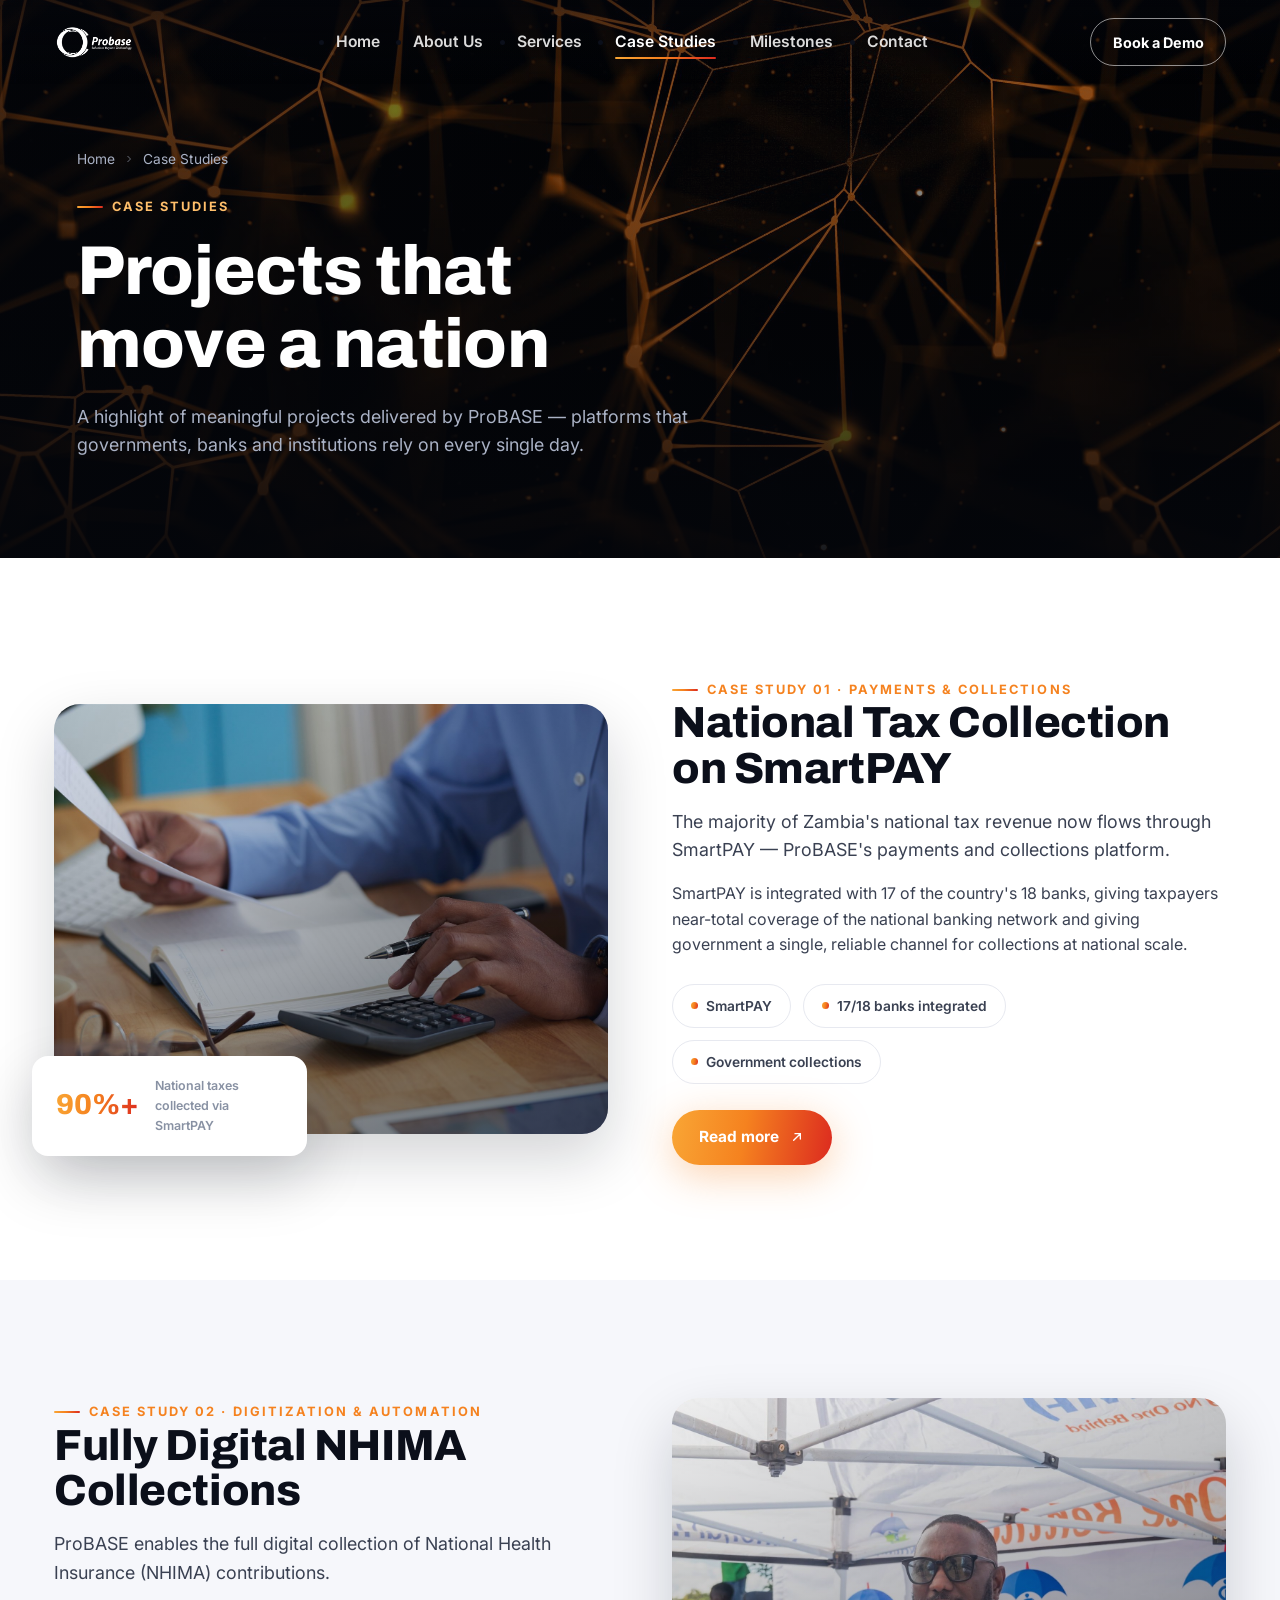
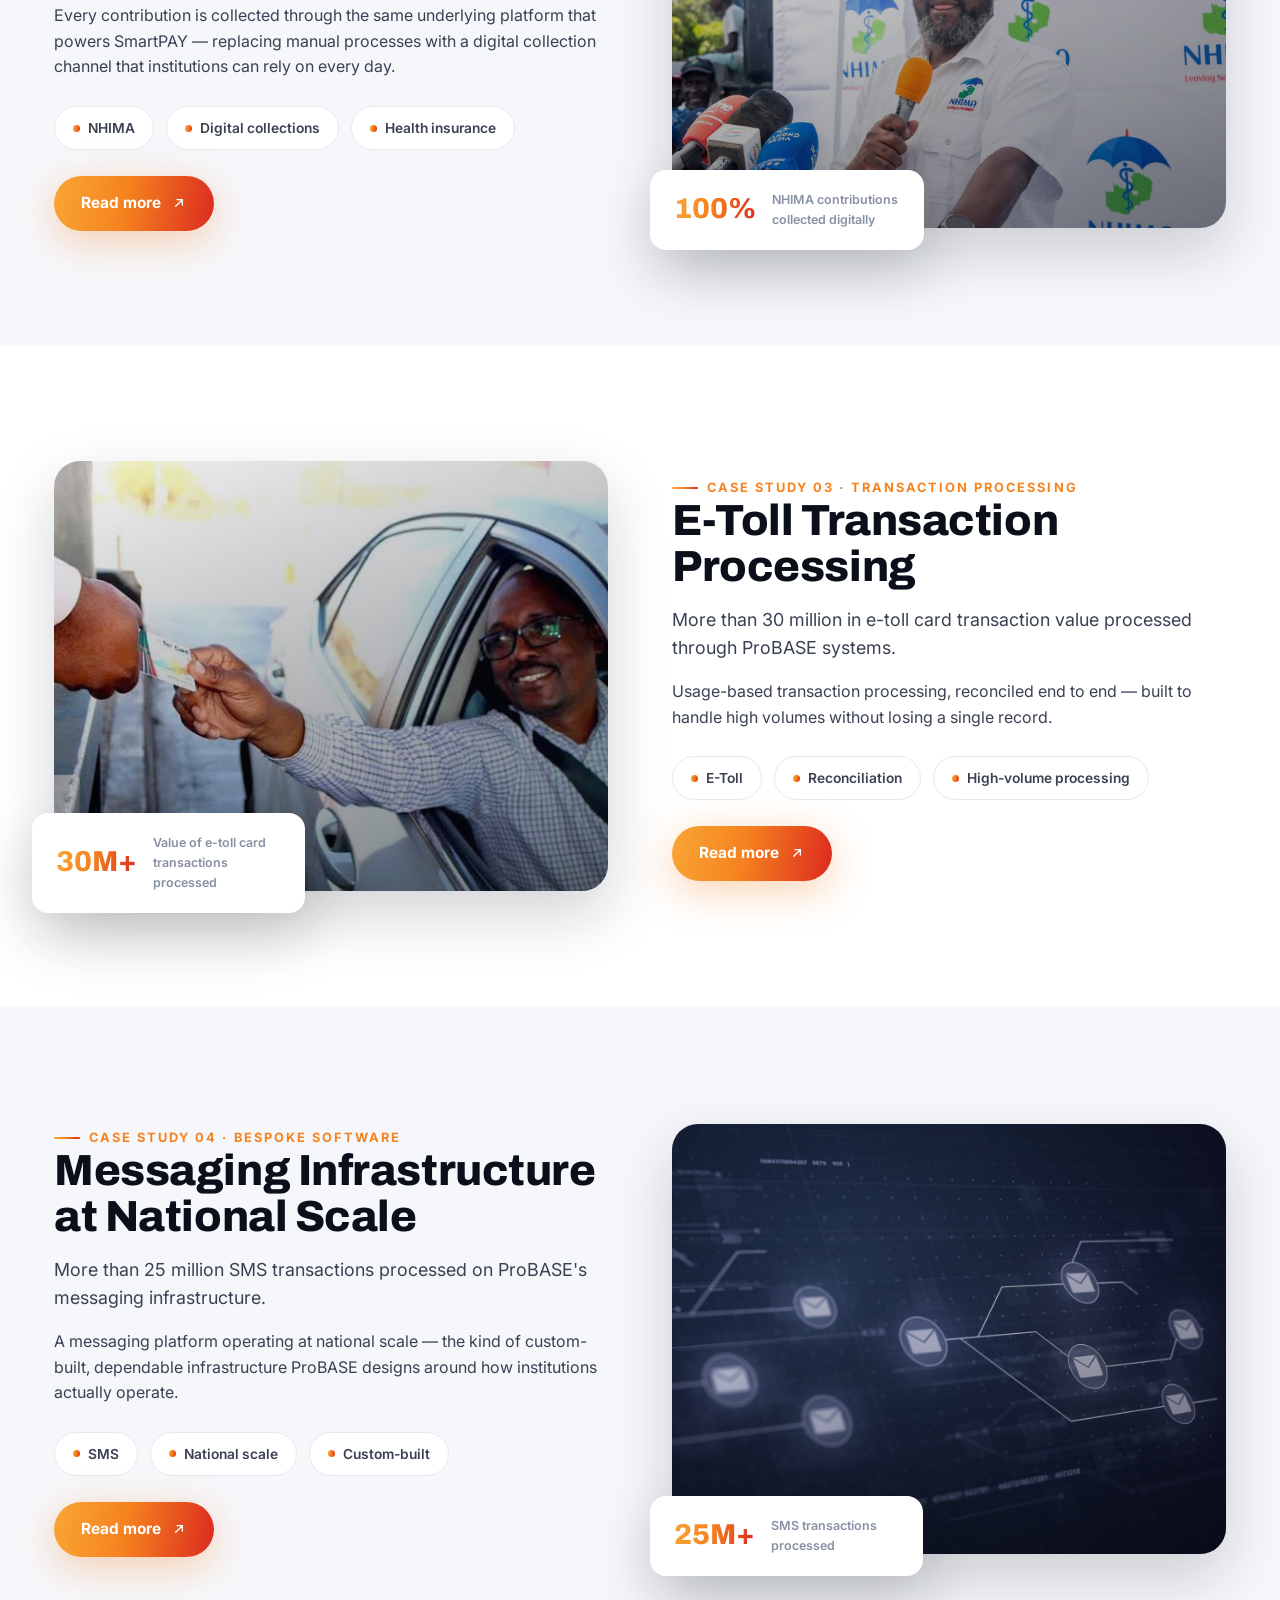
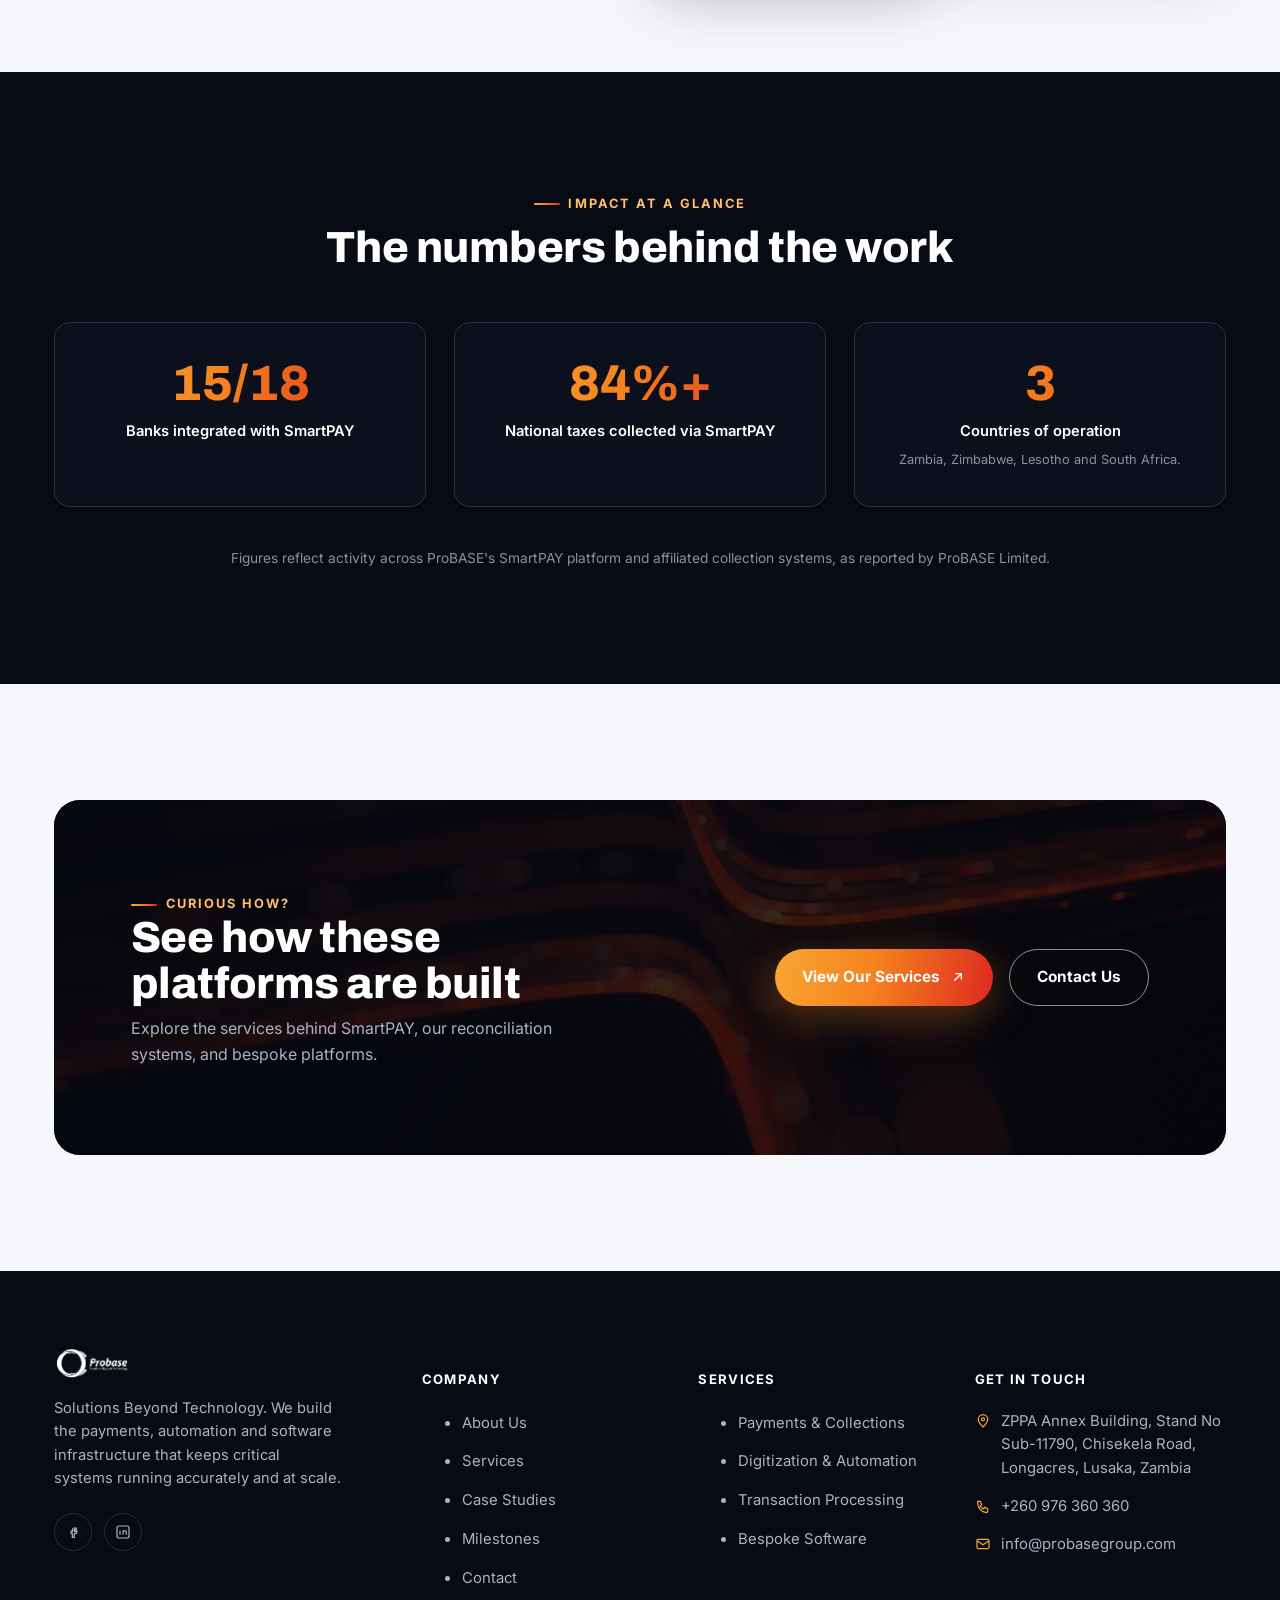
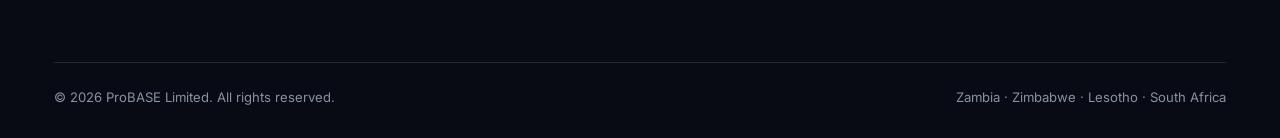
<file: case-studies.html>
<!doctype html>
<html lang="en">
<head>
<meta charset="UTF-8">
<title>Case Studies | ProBASE</title>
<meta name="description" content="Meaningful projects delivered by ProBASE — from national tax collection on SmartPAY to NHIMA contributions, e-toll processing and national-scale messaging.">
<meta name="viewport" content="width=device-width, initial-scale=1">
<meta name="theme-color" content="#080b14">

<link rel="icon" type="image/png" sizes="32x32" href="assets/favicon/favicon-32.png">
<link rel="icon" type="image/png" sizes="16x16" href="assets/favicon/favicon-16.png">
<link rel="icon" type="image/png" sizes="192x192" href="assets/favicon/favicon-192.png">
<link rel="apple-touch-icon" sizes="180x180" href="assets/favicon/favicon-180.png">
<link rel="shortcut icon" href="assets/favicon/favicon.ico">

<link rel="preconnect" href="https://fonts.googleapis.com">
<link rel="preconnect" href="https://fonts.gstatic.com" crossorigin>
<link rel="stylesheet" href="css/style.css?v=28">
</head>
<body>

<header class="site-header">
  <div class="container">
    <a href="index.html" class="brand" aria-label="ProBASE home">
      <img src="assets/logo/probase-logo-white.png" alt="ProBASE">
    </a>
    <nav class="main-nav" id="main-nav" aria-label="Primary">
      <ul>
        <li><a href="index.html">Home</a></li>
        <li><a href="about.html">About Us</a></li>
        <li><a href="services.html">Services</a></li>
        <li><a href="case-studies.html">Case Studies</a></li>
        <li><a href="milestones.html">Milestones</a></li>
        <li><a href="contact.html">Contact</a></li>
      </ul>
      <div class="mobile-cta">
        <a href="contact.html" class="btn btn--brand btn--block">Book a Demo</a>
      </div>
    </nav>
    <div class="header-cta">
      <a href="contact.html" class="btn btn--outline">Book a Demo</a>
      <button class="nav-toggle" aria-label="Toggle menu" aria-expanded="false" aria-controls="main-nav">
        <span class="bars"><span></span><span></span><span></span></span>
      </button>
    </div>
  </div>
</header>

<main>

  <!-- HERO -->
  <section class="hero hero--short">
    <div class="hero-media hero-image-bg">
      <img src="assets/images/bg-techno-dots.jpg" alt="">
    </div>
    <div class="container">
      <div class="hero-content">
        <div class="crumbs"><a href="index.html">Home</a>
          <svg viewBox="0 0 24 24" fill="none" stroke="currentColor" stroke-width="2"><path d="m9 6 6 6-6 6"/></svg>
          <span>Case Studies</span>
        </div>
        <p class="eyebrow on-dark">Case studies</p>
        <h1>Projects that<br>move a nation</h1>
        <p class="lead on-dark" style="margin-top:22px;">A highlight of meaningful projects delivered by ProBASE — platforms that governments, banks and institutions rely on every single day.</p>
      </div>
    </div>
  </section>

  <!-- CASE STUDY: NATIONAL TAX COLLECTION ON SMARTPAY -->
  <section class="section" id="smartpay-tax-collection">
    <div class="container">
      <div class="split">
        <div class="split-media" data-reveal>
          <div class="media-frame"><img src="assets/images/case-studies/tax.jpg" alt="Reviewing tax figures with a calculator"></div>
          <div class="media-badge"><div class="stat-num">90%+</div><span class="label">National taxes collected via SmartPAY</span></div>
        </div>
        <div data-reveal>
          <p class="eyebrow">Case Study 01 · Payments &amp; Collections</p>
          <h2>National Tax Collection on SmartPAY</h2>
          <p class="lead" style="margin-top:16px;">The majority of Zambia's national tax revenue now flows through SmartPAY — ProBASE's payments and collections platform.</p>
          <p style="margin-top:16px; color:var(--ink-soft);">SmartPAY is integrated with 17 of the country's 18 banks, giving taxpayers near-total coverage of the national banking network and giving government a single, reliable channel for collections at national scale.</p>
          <div class="pill-row" style="margin-top:26px;"><span class="pill"><span class="dot"></span>SmartPAY</span><span class="pill"><span class="dot"></span>17/18 banks integrated</span><span class="pill"><span class="dot"></span>Government collections</span></div>
          <a href="case-study-smartpay.html" class="btn btn--brand cs-readmore">Read more <svg viewBox="0 0 24 24" fill="none" stroke="currentColor" stroke-width="2" stroke-linecap="round"><path d="M7 17 17 7M9 7h8v8"/></svg></a>
        </div>
      </div>
    </div>
  </section>

  <!-- CASE STUDY: FULLY DIGITAL NHIMA COLLECTIONS -->
  <section class="section section--alt" id="nhima-collections">
    <div class="container">
      <div class="split reverse">
        <div class="split-media" data-reveal>
          <div class="media-frame"><img src="assets/images/case-studies/nhima.jpg" alt="NHIMA officials addressing the media"></div>
          <div class="media-badge"><div class="stat-num">100%</div><span class="label">NHIMA contributions collected digitally</span></div>
        </div>
        <div data-reveal>
          <p class="eyebrow">Case Study 02 · Digitization &amp; Automation</p>
          <h2>Fully Digital NHIMA Collections</h2>
          <p class="lead" style="margin-top:16px;">ProBASE enables the full digital collection of National Health Insurance (NHIMA) contributions.</p>
          <p style="margin-top:16px; color:var(--ink-soft);">Every contribution is collected through the same underlying platform that powers SmartPAY — replacing manual processes with a digital collection channel that institutions can rely on every day.</p>
          <div class="pill-row" style="margin-top:26px;"><span class="pill"><span class="dot"></span>NHIMA</span><span class="pill"><span class="dot"></span>Digital collections</span><span class="pill"><span class="dot"></span>Health insurance</span></div>
          <a href="case-study-nhima.html" class="btn btn--brand cs-readmore">Read more <svg viewBox="0 0 24 24" fill="none" stroke="currentColor" stroke-width="2" stroke-linecap="round"><path d="M7 17 17 7M9 7h8v8"/></svg></a>
        </div>
      </div>
    </div>
  </section>

  <!-- CASE STUDY: E-TOLL TRANSACTION PROCESSING -->
  <section class="section" id="e-toll-processing">
    <div class="container">
      <div class="split">
        <div class="split-media" data-reveal>
          <div class="media-frame"><img src="assets/images/case-studies/etoll.jpg" alt="Motorist paying with an e-toll card at a toll booth"></div>
          <div class="media-badge"><div class="stat-num">30M+</div><span class="label">Value of e-toll card transactions processed</span></div>
        </div>
        <div data-reveal>
          <p class="eyebrow">Case Study 03 · Transaction Processing</p>
          <h2>E-Toll Transaction Processing</h2>
          <p class="lead" style="margin-top:16px;">More than 30 million in e-toll card transaction value processed through ProBASE systems.</p>
          <p style="margin-top:16px; color:var(--ink-soft);">Usage-based transaction processing, reconciled end to end — built to handle high volumes without losing a single record.</p>
          <div class="pill-row" style="margin-top:26px;"><span class="pill"><span class="dot"></span>E-Toll</span><span class="pill"><span class="dot"></span>Reconciliation</span><span class="pill"><span class="dot"></span>High-volume processing</span></div>
          <a href="case-study-etoll.html" class="btn btn--brand cs-readmore">Read more <svg viewBox="0 0 24 24" fill="none" stroke="currentColor" stroke-width="2" stroke-linecap="round"><path d="M7 17 17 7M9 7h8v8"/></svg></a>
        </div>
      </div>
    </div>
  </section>

  <!-- CASE STUDY: MESSAGING INFRASTRUCTURE AT NATIONAL SCALE -->
  <section class="section section--alt" id="national-messaging">
    <div class="container">
      <div class="split reverse">
        <div class="split-media" data-reveal>
          <div class="media-frame"><img src="assets/images/case-studies/messaging.jpg" alt="Messages flowing across a digital network"></div>
          <div class="media-badge"><div class="stat-num">25M+</div><span class="label">SMS transactions processed</span></div>
        </div>
        <div data-reveal>
          <p class="eyebrow">Case Study 04 · Bespoke Software</p>
          <h2>Messaging Infrastructure at National Scale</h2>
          <p class="lead" style="margin-top:16px;">More than 25 million SMS transactions processed on ProBASE's messaging infrastructure.</p>
          <p style="margin-top:16px; color:var(--ink-soft);">A messaging platform operating at national scale — the kind of custom-built, dependable infrastructure ProBASE designs around how institutions actually operate.</p>
          <div class="pill-row" style="margin-top:26px;"><span class="pill"><span class="dot"></span>SMS</span><span class="pill"><span class="dot"></span>National scale</span><span class="pill"><span class="dot"></span>Custom-built</span></div>
          <a href="case-study-messaging.html" class="btn btn--brand cs-readmore">Read more <svg viewBox="0 0 24 24" fill="none" stroke="currentColor" stroke-width="2" stroke-linecap="round"><path d="M7 17 17 7M9 7h8v8"/></svg></a>
        </div>
      </div>
    </div>
  </section>

  <!-- IMPACT AT A GLANCE -->
  <section class="section section--dark">
    <div class="container">
      <div class="section-head center" data-reveal>
        <p class="eyebrow on-dark">Impact at a glance</p>
        <h2>The numbers behind the work</h2>
      </div>
      <div class="grid grid--3" data-reveal-group>
        <div class="stat-card" data-reveal style="--i:0">
          <div class="stat-num"><span data-count="17">0</span>/18</div>
          <p class="stat-label">Banks integrated with SmartPAY</p>
        </div>
        <div class="stat-card" data-reveal style="--i:1">
          <div class="stat-num"><span data-count="90">0</span>%+</div>
          <p class="stat-label">National taxes collected via SmartPAY</p>
        </div>
        <div class="stat-card" data-reveal style="--i:2">
          <div class="stat-num"><span data-count="4">0</span></div>
          <p class="stat-label">Countries of operation</p>
          <p class="stat-note">Zambia, Zimbabwe, Lesotho and South Africa.</p>
        </div>
      </div>
      <p class="muted center" style="margin-top:40px; font-size:.86rem;">Figures reflect activity across ProBASE's SmartPAY platform and affiliated collection systems, as reported by ProBASE Limited.</p>
    </div>
  </section>

  <!-- CTA -->
  <section class="section section--alt">
    <div class="container">
      <div class="cta-band" data-reveal>
        <img src="assets/images/bg-orange-lines.jpg" alt="">
        <div class="cta-inner">
          <div>
            <p class="eyebrow on-dark">Curious how?</p>
            <h2>See how these platforms are built</h2>
            <p>Explore the services behind SmartPAY, our reconciliation systems, and bespoke platforms.</p>
          </div>
          <div class="cta-actions">
            <a href="services.html" class="btn btn--brand">
              View Our Services
              <svg viewBox="0 0 24 24" fill="none" stroke="currentColor" stroke-width="2" stroke-linecap="round"><path d="M7 17 17 7M9 7h8v8"/></svg>
            </a>
            <a href="contact.html" class="btn btn--outline">Contact Us</a>
          </div>
        </div>
      </div>
    </div>
  </section>

</main>

<footer class="site-footer">
  <div class="container">
    <div class="footer-top">
      <div class="footer-brand">
        <img src="assets/logo/probase-logo-white.png" alt="ProBASE">
        <p>Solutions Beyond Technology. We build the payments, automation and software infrastructure that keeps critical systems running accurately and at scale.</p>
        <div class="footer-social">
          <a href="https://facebook.com/probasegroup" target="_blank" rel="noopener" aria-label="ProBASE on Facebook">
            <svg viewBox="0 0 24 24" fill="none" stroke="currentColor" stroke-width="1.8"><path d="M14 9h3V6h-3c-1.66 0-3 1.34-3 3v2H9v3h2v6h3v-6h3l1-3h-4V9c0-.55.45-1 1-1Z"/></svg>
          </a>
          <a href="https://linkedin.com/company/probase-limited-zambia" target="_blank" rel="noopener" aria-label="ProBASE on LinkedIn">
            <svg viewBox="0 0 24 24" fill="none" stroke="currentColor" stroke-width="1.8"><rect x="3" y="3" width="18" height="18" rx="3"/><path d="M7.5 10v6M7.5 7.5v.01M12 16v-3.5c0-1.4 1-2.5 2.5-2.5S17 11.1 17 12.5V16M12 10v6"/></svg>
          </a>
        </div>
      </div>
      <div class="footer-col">
        <h5>Company</h5>
        <ul>
          <li><a href="about.html">About Us</a></li>
          <li><a href="services.html">Services</a></li>
          <li><a href="case-studies.html">Case Studies</a></li>
          <li><a href="milestones.html">Milestones</a></li>
          <li><a href="contact.html">Contact</a></li>
        </ul>
      </div>
      <div class="footer-col">
        <h5>Services</h5>
        <ul>
          <li><a href="services.html#payments">Payments &amp; Collections</a></li>
          <li><a href="services.html#digitization">Digitization &amp; Automation</a></li>
          <li><a href="services.html#transactions">Transaction Processing</a></li>
          <li><a href="services.html#software">Bespoke Software</a></li>
        </ul>
      </div>
      <div class="footer-col">
        <h5>Get in touch</h5>
        <div class="contact-line">
          <svg viewBox="0 0 24 24" fill="none" stroke="currentColor" stroke-width="1.8"><path d="M12 21s7-6.1 7-11.5A7 7 0 0 0 5 9.5C5 14.9 12 21 12 21Z"/><circle cx="12" cy="9.5" r="2.3"/></svg>
          <span>ZPPA Annex Building, Stand No Sub-11790, Chisekela Road, Longacres, Lusaka, Zambia</span>
        </div>
        <div class="contact-line">
          <svg viewBox="0 0 24 24" fill="none" stroke="currentColor" stroke-width="1.8"><path d="M4 5h4l2 5-2.5 1.5a11 11 0 0 0 5 5L14 14l5 2v4a2 2 0 0 1-2 2A15 15 0 0 1 4 7a2 2 0 0 1 0-2Z"/></svg>
          <a href="tel:+260976360360">+260 976 360 360</a>
        </div>
        <div class="contact-line">
          <svg viewBox="0 0 24 24" fill="none" stroke="currentColor" stroke-width="1.8"><rect x="3" y="5" width="18" height="14" rx="2"/><path d="m3 7 9 6 9-6"/></svg>
          <a href="mailto:info@probasegroup.com">info@probasegroup.com</a>
        </div>
      </div>
    </div>
    <div class="footer-bottom">
      <p>&copy; <span id="year"></span> ProBASE Limited. All rights reserved.</p>
      <div class="legal-links"><span>Zambia · Zimbabwe · Lesotho · South Africa</span></div>
    </div>
  </div>
</footer>

<script src="js/main.js?v=14"></script>
</body>
</html>
</file>
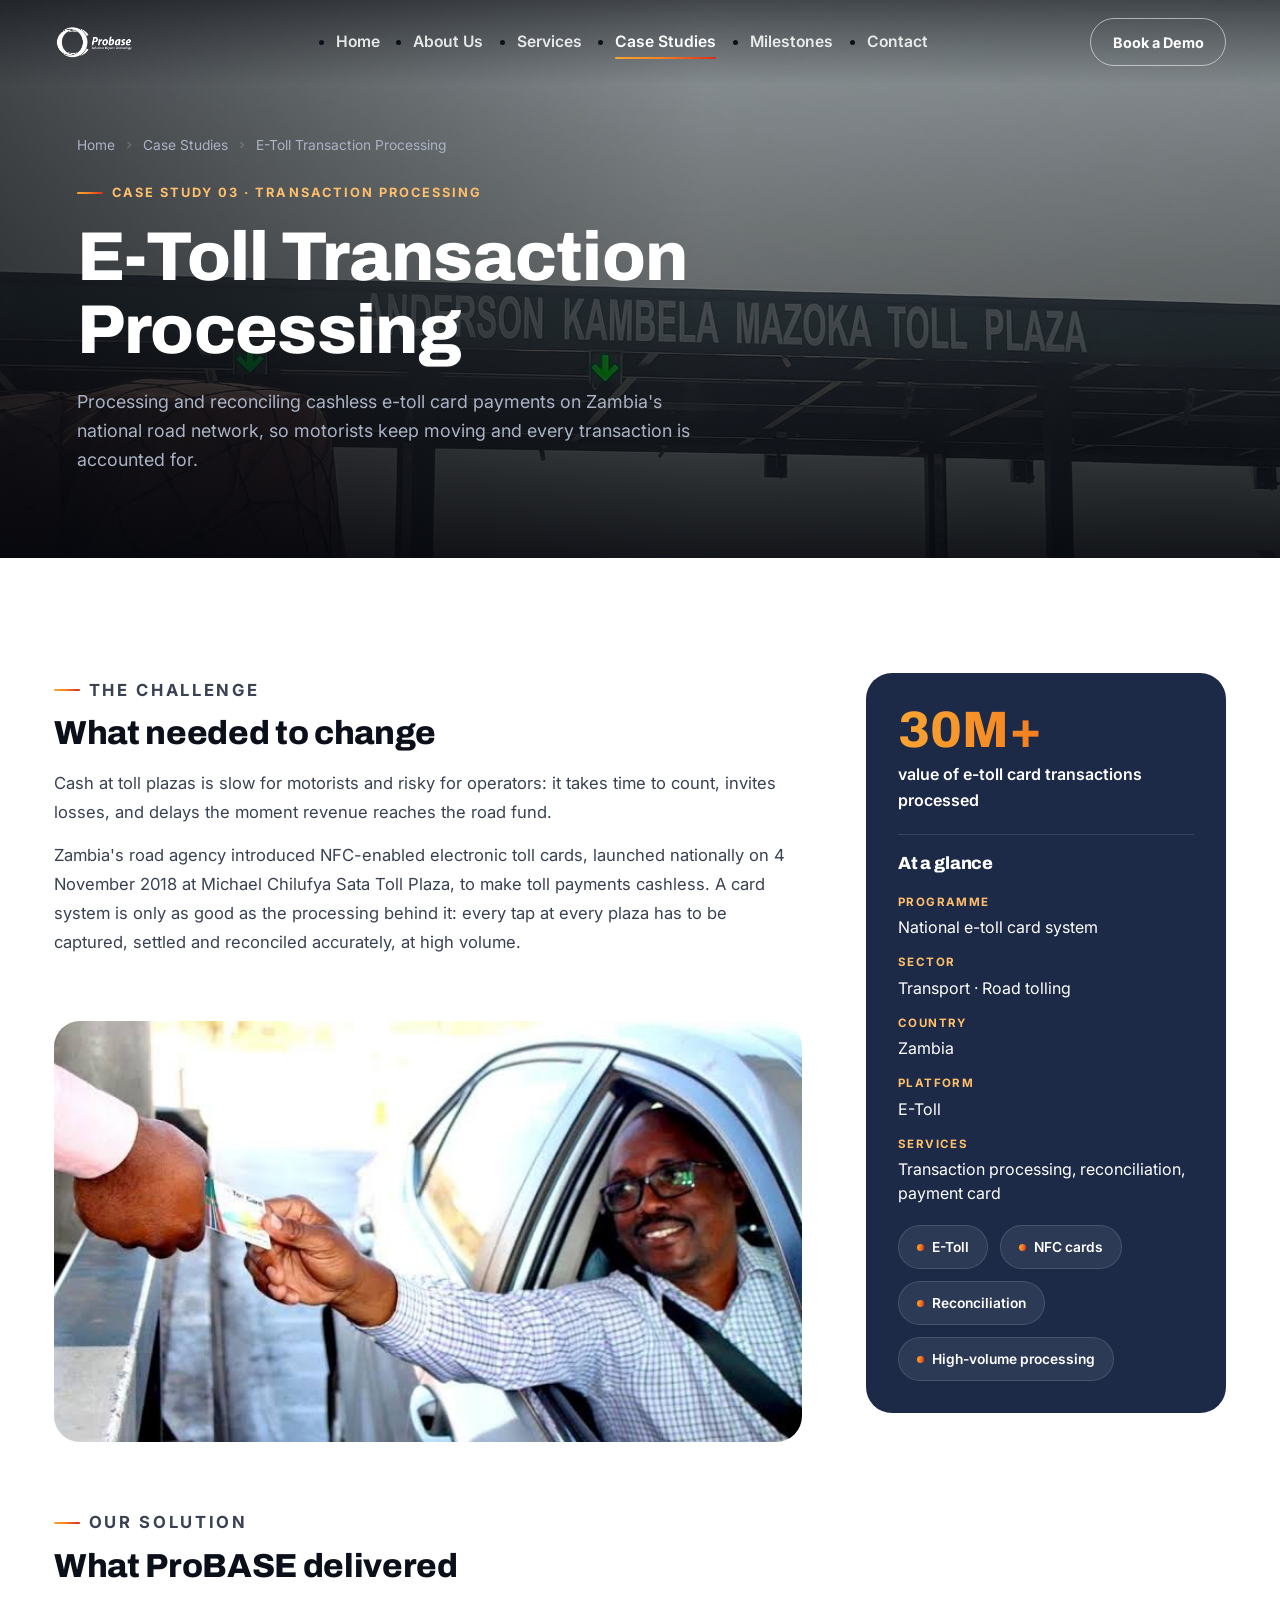
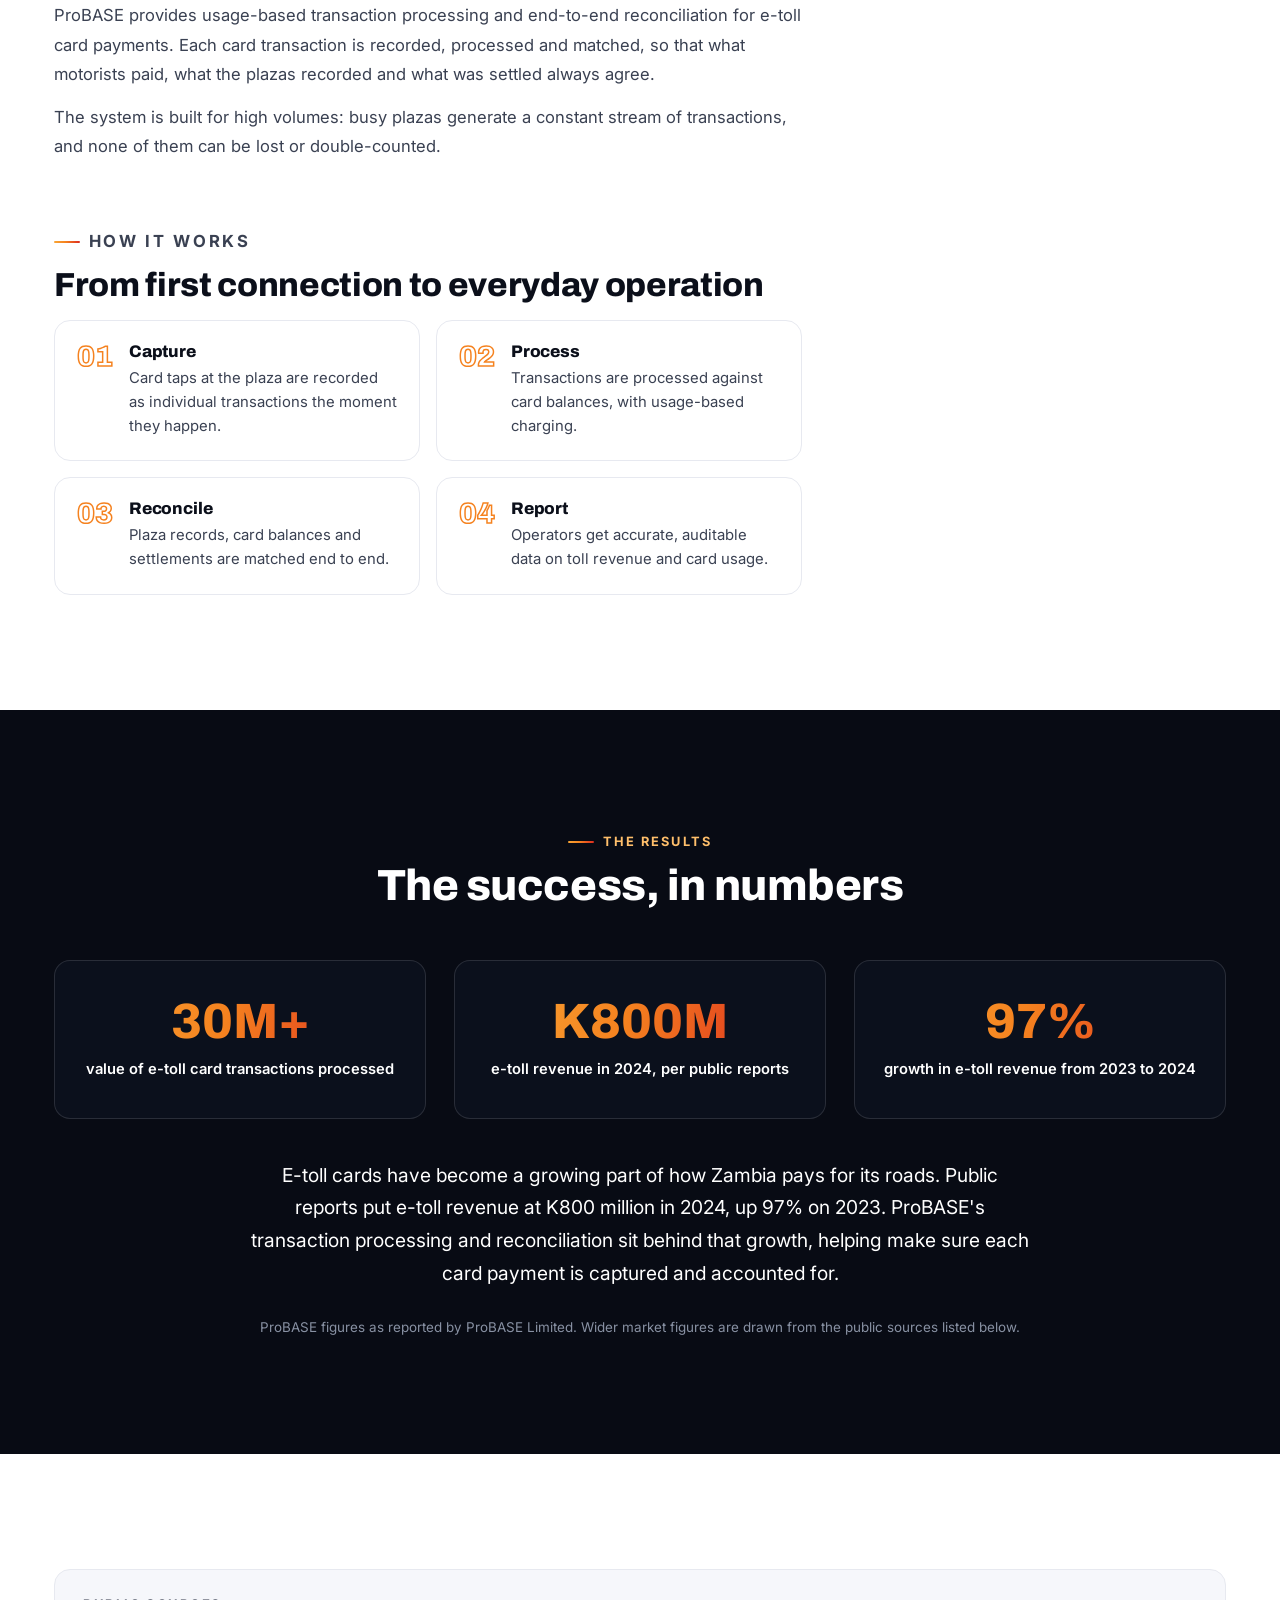
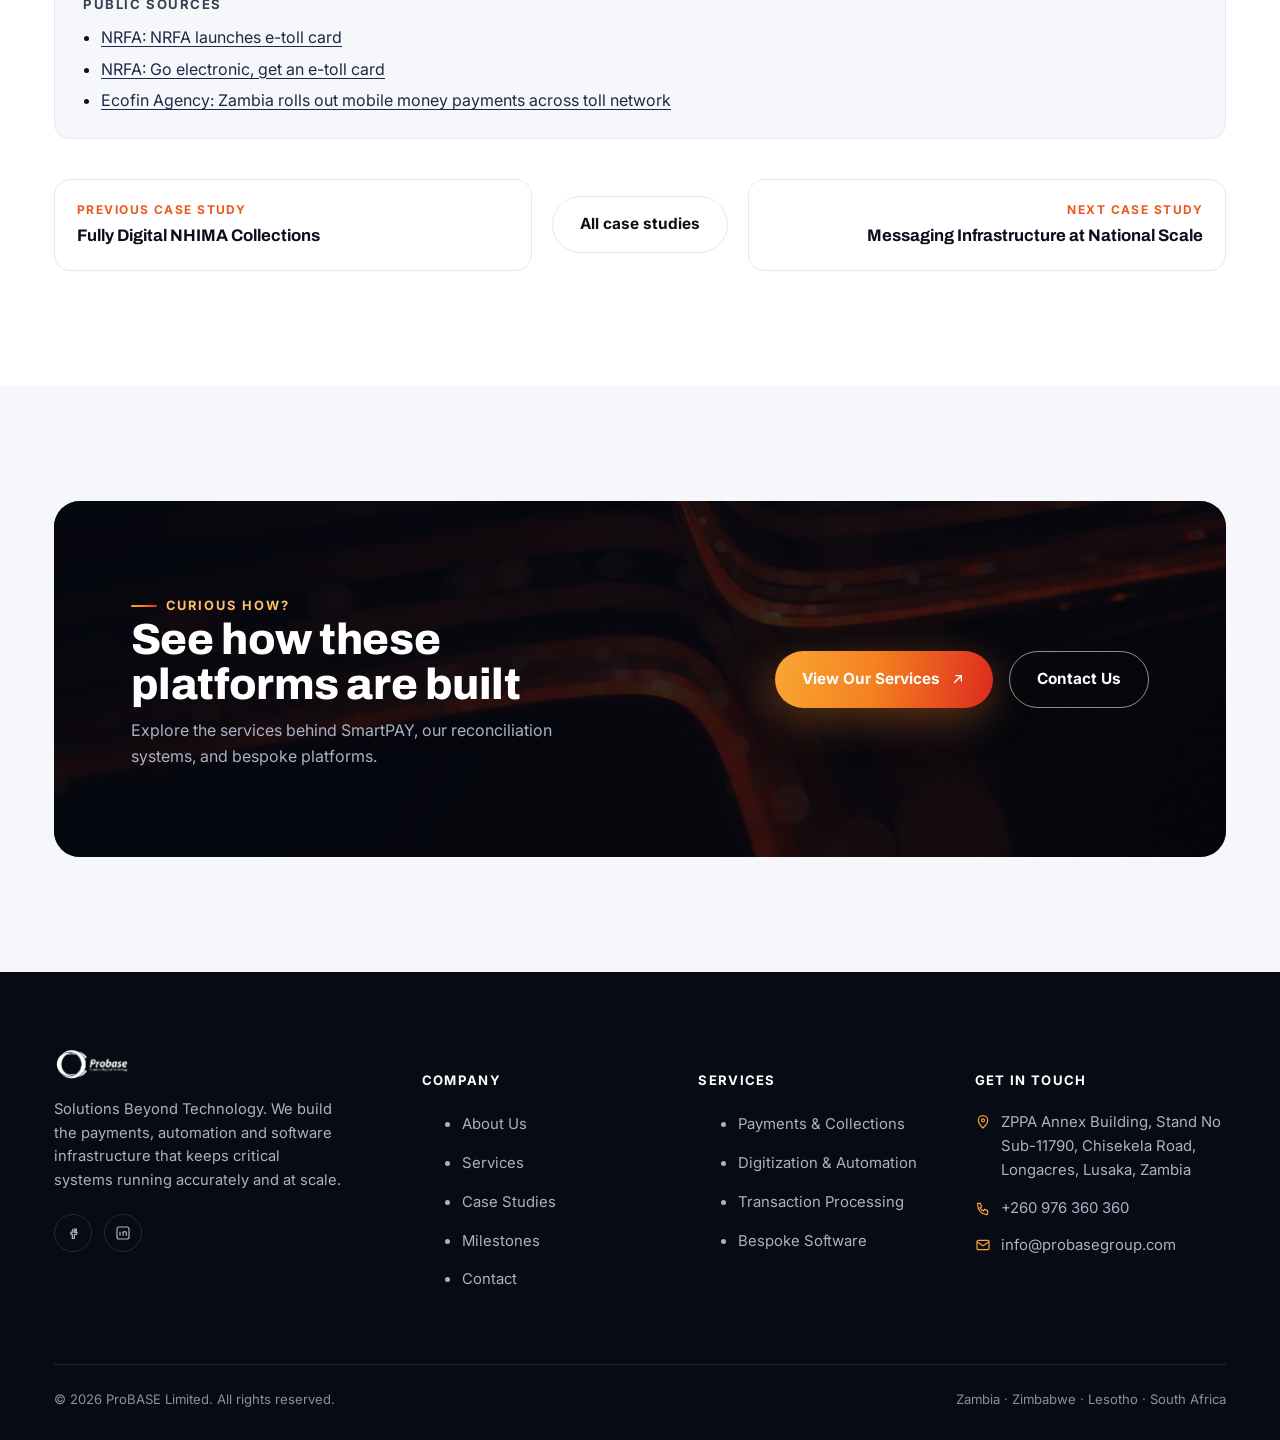
<file: case-study-etoll.html>
<!doctype html>
<html lang="en">
<head>
<meta charset="UTF-8">
<title>E-Toll Transaction Processing | Case Study | ProBASE</title>
<meta name="description" content="Processing and reconciling cashless e-toll card payments on Zambia's national road network, so motorists keep moving and every transaction is accounted for.">
<meta name="viewport" content="width=device-width, initial-scale=1">
<meta name="theme-color" content="#080b14">

<link rel="icon" type="image/png" sizes="32x32" href="assets/favicon/favicon-32.png">
<link rel="icon" type="image/png" sizes="16x16" href="assets/favicon/favicon-16.png">
<link rel="icon" type="image/png" sizes="192x192" href="assets/favicon/favicon-192.png">
<link rel="apple-touch-icon" sizes="180x180" href="assets/favicon/favicon-180.png">
<link rel="shortcut icon" href="assets/favicon/favicon.ico">

<link rel="preconnect" href="https://fonts.googleapis.com">
<link rel="preconnect" href="https://fonts.gstatic.com" crossorigin>
<link rel="stylesheet" href="css/style.css?v=28">
</head>
<body>

<header class="site-header">
  <div class="container">
    <a href="index.html" class="brand" aria-label="ProBASE home">
      <img src="assets/logo/probase-logo-white.png" alt="ProBASE">
    </a>
    <nav class="main-nav" id="main-nav" aria-label="Primary">
      <ul>
        <li><a href="index.html">Home</a></li>
        <li><a href="about.html">About Us</a></li>
        <li><a href="services.html">Services</a></li>
        <li><a href="case-studies.html" class="is-active" aria-current="page">Case Studies</a></li>
        <li><a href="milestones.html">Milestones</a></li>
        <li><a href="contact.html">Contact</a></li>
      </ul>
      <div class="mobile-cta">
        <a href="contact.html" class="btn btn--brand btn--block">Book a Demo</a>
      </div>
    </nav>
    <div class="header-cta">
      <a href="contact.html" class="btn btn--outline">Book a Demo</a>
      <button class="nav-toggle" aria-label="Toggle menu" aria-expanded="false" aria-controls="main-nav">
        <span class="bars"><span></span><span></span><span></span></span>
      </button>
    </div>
  </div>
</header>

<main>

  <!-- CASE STUDY HERO -->
  <section class="hero hero--short cs-hero">
    <div class="hero-media hero-image-bg">
      <img src="assets/images/industries/transport.jpg" alt="">
    </div>
    <div class="container">
      <div class="hero-content">
        <div class="crumbs"><a href="index.html">Home</a>
          <svg viewBox="0 0 24 24" fill="none" stroke="currentColor" stroke-width="2"><path d="m9 6 6 6-6 6"/></svg>
          <a href="case-studies.html">Case Studies</a>
          <svg viewBox="0 0 24 24" fill="none" stroke="currentColor" stroke-width="2"><path d="m9 6 6 6-6 6"/></svg>
          <span>E-Toll Transaction Processing</span>
        </div>
        <p class="eyebrow on-dark">Case Study 03 · Transaction Processing</p>
        <h1>E-Toll Transaction Processing</h1>
        <p class="lead on-dark" style="margin-top:22px;">Processing and reconciling cashless e-toll card payments on Zambia's national road network, so motorists keep moving and every transaction is accounted for.</p>
      </div>
    </div>
  </section>

  <!-- CASE STUDY BODY -->
  <section class="section">
    <div class="container">
      <div class="cs-layout">
        <article class="cs-article">
          <div class="cs-block" data-reveal>
            <p class="eyebrow">The challenge</p>
            <h2>What needed to change</h2>
            <p>Cash at toll plazas is slow for motorists and risky for operators: it takes time to count, invites losses, and delays the moment revenue reaches the road fund.</p><p>Zambia's road agency introduced NFC-enabled electronic toll cards, launched nationally on 4 November 2018 at Michael Chilufya Sata Toll Plaza, to make toll payments cashless. A card system is only as good as the processing behind it: every tap at every plaza has to be captured, settled and reconciled accurately, at high volume.</p>
          </div>
          <figure class="cs-figure" data-reveal>
            <img src="assets/images/case-studies/etoll.jpg" alt="E-Toll Transaction Processing">
          </figure>
          <div class="cs-block" data-reveal>
            <p class="eyebrow">Our solution</p>
            <h2>What ProBASE delivered</h2>
            <p>ProBASE provides usage-based transaction processing and end-to-end reconciliation for e-toll card payments. Each card transaction is recorded, processed and matched, so that what motorists paid, what the plazas recorded and what was settled always agree.</p><p>The system is built for high volumes: busy plazas generate a constant stream of transactions, and none of them can be lost or double-counted.</p>
          </div>
          <div class="cs-block" data-reveal>
            <p class="eyebrow">How it works</p>
            <h2>From first connection to everyday operation</h2>
            <ol class="cs-steps" role="list"><li class="cs-step"><span class="cs-step-num">01</span><div><h4>Capture</h4><p>Card taps at the plaza are recorded as individual transactions the moment they happen.</p></div></li><li class="cs-step"><span class="cs-step-num">02</span><div><h4>Process</h4><p>Transactions are processed against card balances, with usage-based charging.</p></div></li><li class="cs-step"><span class="cs-step-num">03</span><div><h4>Reconcile</h4><p>Plaza records, card balances and settlements are matched end to end.</p></div></li><li class="cs-step"><span class="cs-step-num">04</span><div><h4>Report</h4><p>Operators get accurate, auditable data on toll revenue and card usage.</p></div></li></ol>
          </div>
        </article>

        <aside class="cs-aside">
          <div class="cs-card" data-reveal>
            <div class="cs-key"><span class="stat-num">30M+</span><span>value of e-toll card transactions processed</span></div>
            <h3>At a glance</h3>
            <dl class="cs-meta"><div class="cs-meta-row"><dt>Programme</dt><dd>National e-toll card system</dd></div><div class="cs-meta-row"><dt>Sector</dt><dd>Transport · Road tolling</dd></div><div class="cs-meta-row"><dt>Country</dt><dd>Zambia</dd></div><div class="cs-meta-row"><dt>Platform</dt><dd>E-Toll</dd></div><div class="cs-meta-row"><dt>Services</dt><dd>Transaction processing, reconciliation, payment card</dd></div></dl>
            <div class="pill-row"><span class="pill"><span class="dot"></span>E-Toll</span><span class="pill"><span class="dot"></span>NFC cards</span><span class="pill"><span class="dot"></span>Reconciliation</span><span class="pill"><span class="dot"></span>High-volume processing</span></div>
          </div>
        </aside>
      </div>
    </div>
  </section>

  <!-- RESULTS -->
  <section class="section section--dark">
    <div class="container">
      <div class="section-head center" data-reveal>
        <p class="eyebrow on-dark">The results</p>
        <h2>The success, in numbers</h2>
      </div>
      <div class="grid grid--3" data-reveal-group><div class="stat-card" data-reveal style="--i:0"><div class="stat-num">30M+</div><p class="stat-label">value of e-toll card transactions processed</p></div><div class="stat-card" data-reveal style="--i:1"><div class="stat-num">K800M</div><p class="stat-label">e-toll revenue in 2024, per public reports</p></div><div class="stat-card" data-reveal style="--i:2"><div class="stat-num">97%</div><p class="stat-label">growth in e-toll revenue from 2023 to 2024</p></div></div>
      <p class="cs-impact" data-reveal>E-toll cards have become a growing part of how Zambia pays for its roads. Public reports put e-toll revenue at K800 million in 2024, up 97% on 2023. ProBASE's transaction processing and reconciliation sit behind that growth, helping make sure each card payment is captured and accounted for.</p>
      <p class="muted center" style="margin-top:28px; font-size:.84rem;">ProBASE figures as reported by ProBASE Limited. Wider market figures are drawn from the public sources listed below.</p>
    </div>
  </section>

  <!-- MORE CASE STUDIES -->
  <section class="section">
    <div class="container">
      <div class="cs-sources"><h5>Public sources</h5><ul><li><a href="https://nrfa.org.zm/nrfa-launches-e-toll-card/" target="_blank" rel="noopener">NRFA: NRFA launches e-toll card</a></li><li><a href="https://nrfa.org.zm/go-electronic-get-an-e-toll-card" target="_blank" rel="noopener">NRFA: Go electronic, get an e-toll card</a></li><li><a href="https://www.ecofinagency.com/news-digital/1604-54717-zambia-rolls-out-mobile-money-payments-across-toll-network" target="_blank" rel="noopener">Ecofin Agency: Zambia rolls out mobile money payments across toll network</a></li></ul></div>
      <nav class="cs-pager" aria-label="More case studies">
        <a href="case-study-nhima.html" class="cs-pager-link"><span>Previous case study</span><strong>Fully Digital NHIMA Collections</strong></a>
        <a href="case-studies.html" class="btn btn--outline-dark">All case studies</a>
        <a href="case-study-messaging.html" class="cs-pager-link cs-pager-link--next"><span>Next case study</span><strong>Messaging Infrastructure at National Scale</strong></a>
      </nav>
    </div>
  </section>

  <!-- CTA -->
  <section class="section section--alt">
    <div class="container">
      <div class="cta-band" data-reveal>
        <img src="assets/images/bg-orange-lines.jpg" alt="">
        <div class="cta-inner">
          <div>
            <p class="eyebrow on-dark">Curious how?</p>
            <h2>See how these platforms are built</h2>
            <p>Explore the services behind SmartPAY, our reconciliation systems, and bespoke platforms.</p>
          </div>
          <div class="cta-actions">
            <a href="services.html" class="btn btn--brand">
              View Our Services
              <svg viewBox="0 0 24 24" fill="none" stroke="currentColor" stroke-width="2" stroke-linecap="round"><path d="M7 17 17 7M9 7h8v8"/></svg>
            </a>
            <a href="contact.html" class="btn btn--outline">Contact Us</a>
          </div>
        </div>
      </div>
    </div>
  </section>

</main>

<footer class="site-footer">
  <div class="container">
    <div class="footer-top">
      <div class="footer-brand">
        <img src="assets/logo/probase-logo-white.png" alt="ProBASE">
        <p>Solutions Beyond Technology. We build the payments, automation and software infrastructure that keeps critical systems running accurately and at scale.</p>
        <div class="footer-social">
          <a href="https://facebook.com/probasegroup" target="_blank" rel="noopener" aria-label="ProBASE on Facebook">
            <svg viewBox="0 0 24 24" fill="none" stroke="currentColor" stroke-width="1.8"><path d="M14 9h3V6h-3c-1.66 0-3 1.34-3 3v2H9v3h2v6h3v-6h3l1-3h-4V9c0-.55.45-1 1-1Z"/></svg>
          </a>
          <a href="https://linkedin.com/company/probase-limited-zambia" target="_blank" rel="noopener" aria-label="ProBASE on LinkedIn">
            <svg viewBox="0 0 24 24" fill="none" stroke="currentColor" stroke-width="1.8"><rect x="3" y="3" width="18" height="18" rx="3"/><path d="M7.5 10v6M7.5 7.5v.01M12 16v-3.5c0-1.4 1-2.5 2.5-2.5S17 11.1 17 12.5V16M12 10v6"/></svg>
          </a>
        </div>
      </div>
      <div class="footer-col">
        <h5>Company</h5>
        <ul>
          <li><a href="about.html">About Us</a></li>
          <li><a href="services.html">Services</a></li>
          <li><a href="case-studies.html">Case Studies</a></li>
          <li><a href="milestones.html">Milestones</a></li>
          <li><a href="contact.html">Contact</a></li>
        </ul>
      </div>
      <div class="footer-col">
        <h5>Services</h5>
        <ul>
          <li><a href="services.html#payments">Payments &amp; Collections</a></li>
          <li><a href="services.html#digitization">Digitization &amp; Automation</a></li>
          <li><a href="services.html#transactions">Transaction Processing</a></li>
          <li><a href="services.html#software">Bespoke Software</a></li>
        </ul>
      </div>
      <div class="footer-col">
        <h5>Get in touch</h5>
        <div class="contact-line">
          <svg viewBox="0 0 24 24" fill="none" stroke="currentColor" stroke-width="1.8"><path d="M12 21s7-6.1 7-11.5A7 7 0 0 0 5 9.5C5 14.9 12 21 12 21Z"/><circle cx="12" cy="9.5" r="2.3"/></svg>
          <span>ZPPA Annex Building, Stand No Sub-11790, Chisekela Road, Longacres, Lusaka, Zambia</span>
        </div>
        <div class="contact-line">
          <svg viewBox="0 0 24 24" fill="none" stroke="currentColor" stroke-width="1.8"><path d="M4 5h4l2 5-2.5 1.5a11 11 0 0 0 5 5L14 14l5 2v4a2 2 0 0 1-2 2A15 15 0 0 1 4 7a2 2 0 0 1 0-2Z"/></svg>
          <a href="tel:+260976360360">+260 976 360 360</a>
        </div>
        <div class="contact-line">
          <svg viewBox="0 0 24 24" fill="none" stroke="currentColor" stroke-width="1.8"><rect x="3" y="5" width="18" height="14" rx="2"/><path d="m3 7 9 6 9-6"/></svg>
          <a href="mailto:info@probasegroup.com">info@probasegroup.com</a>
        </div>
      </div>
    </div>
    <div class="footer-bottom">
      <p>&copy; <span id="year"></span> ProBASE Limited. All rights reserved.</p>
      <div class="legal-links"><span>Zambia · Zimbabwe · Lesotho · South Africa</span></div>
    </div>
  </div>
</footer>

<script src="js/main.js?v=14"></script>
</body>
</html>
</file>
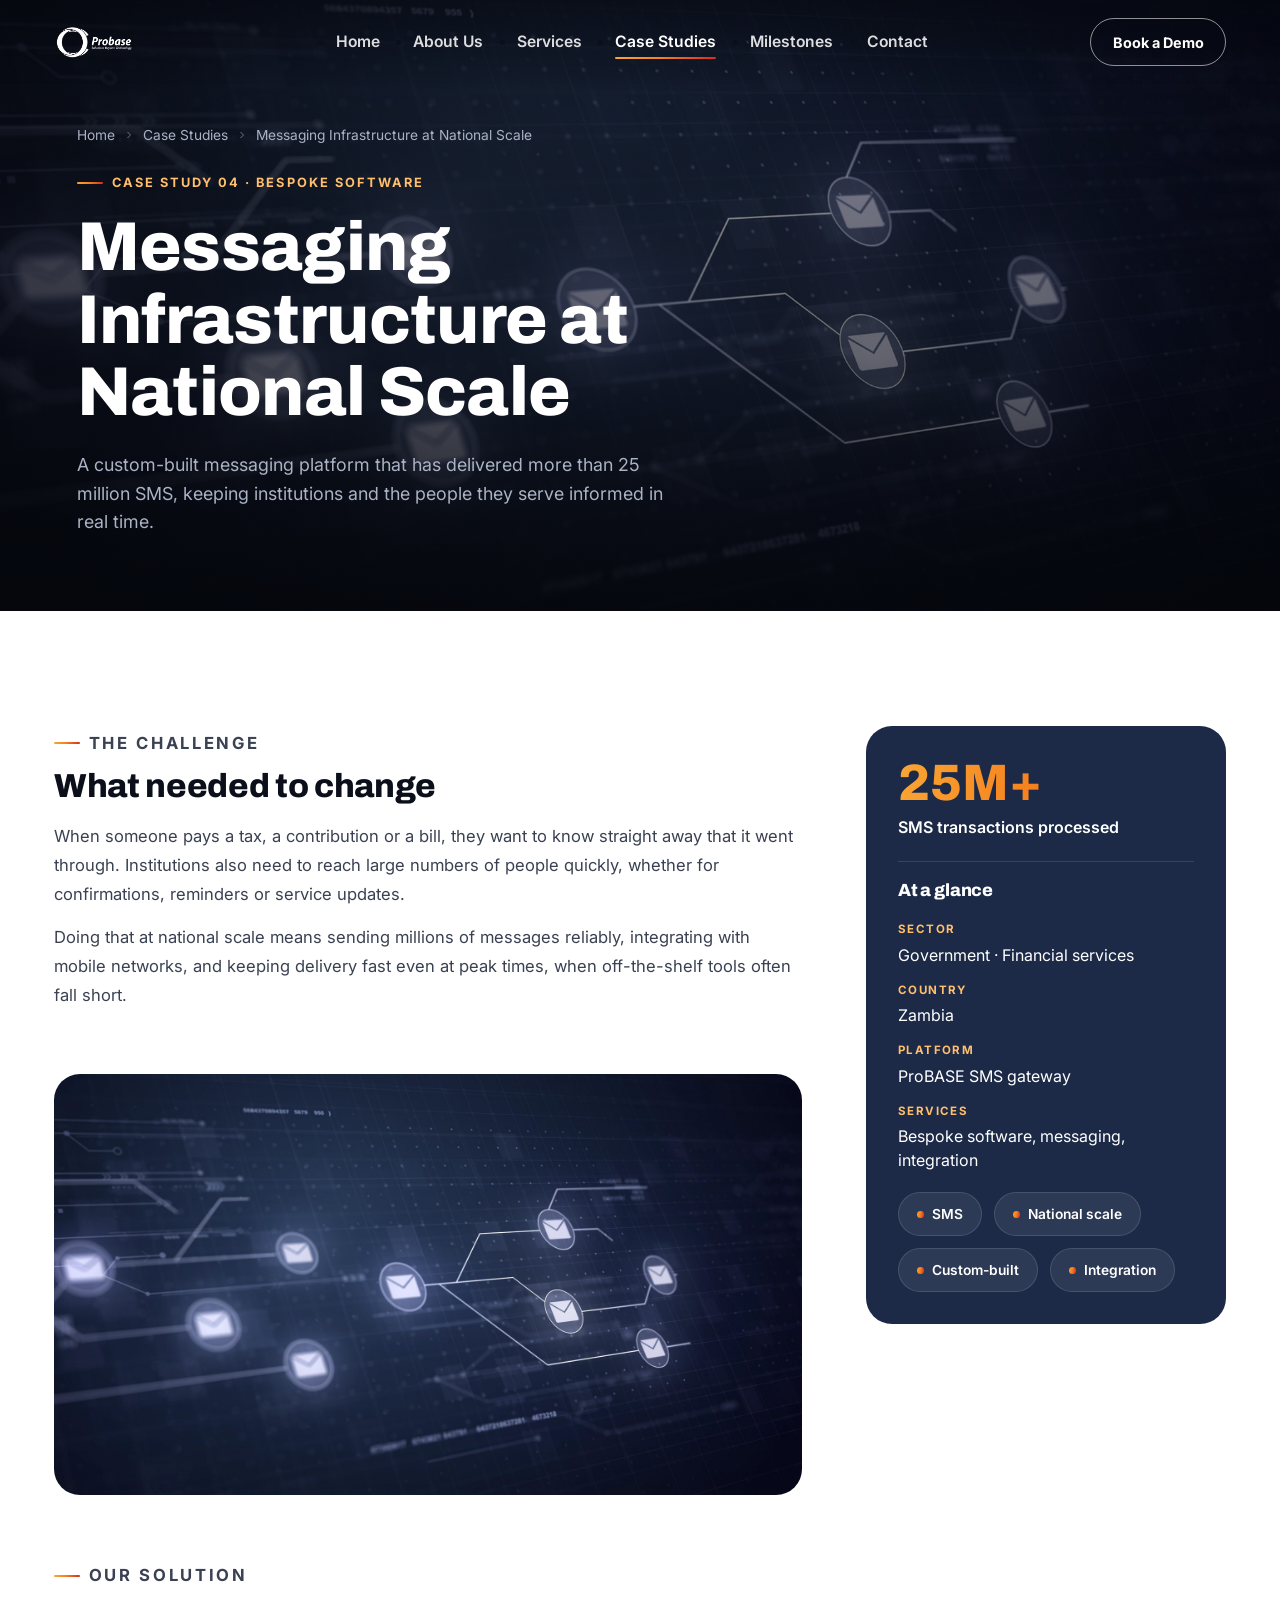
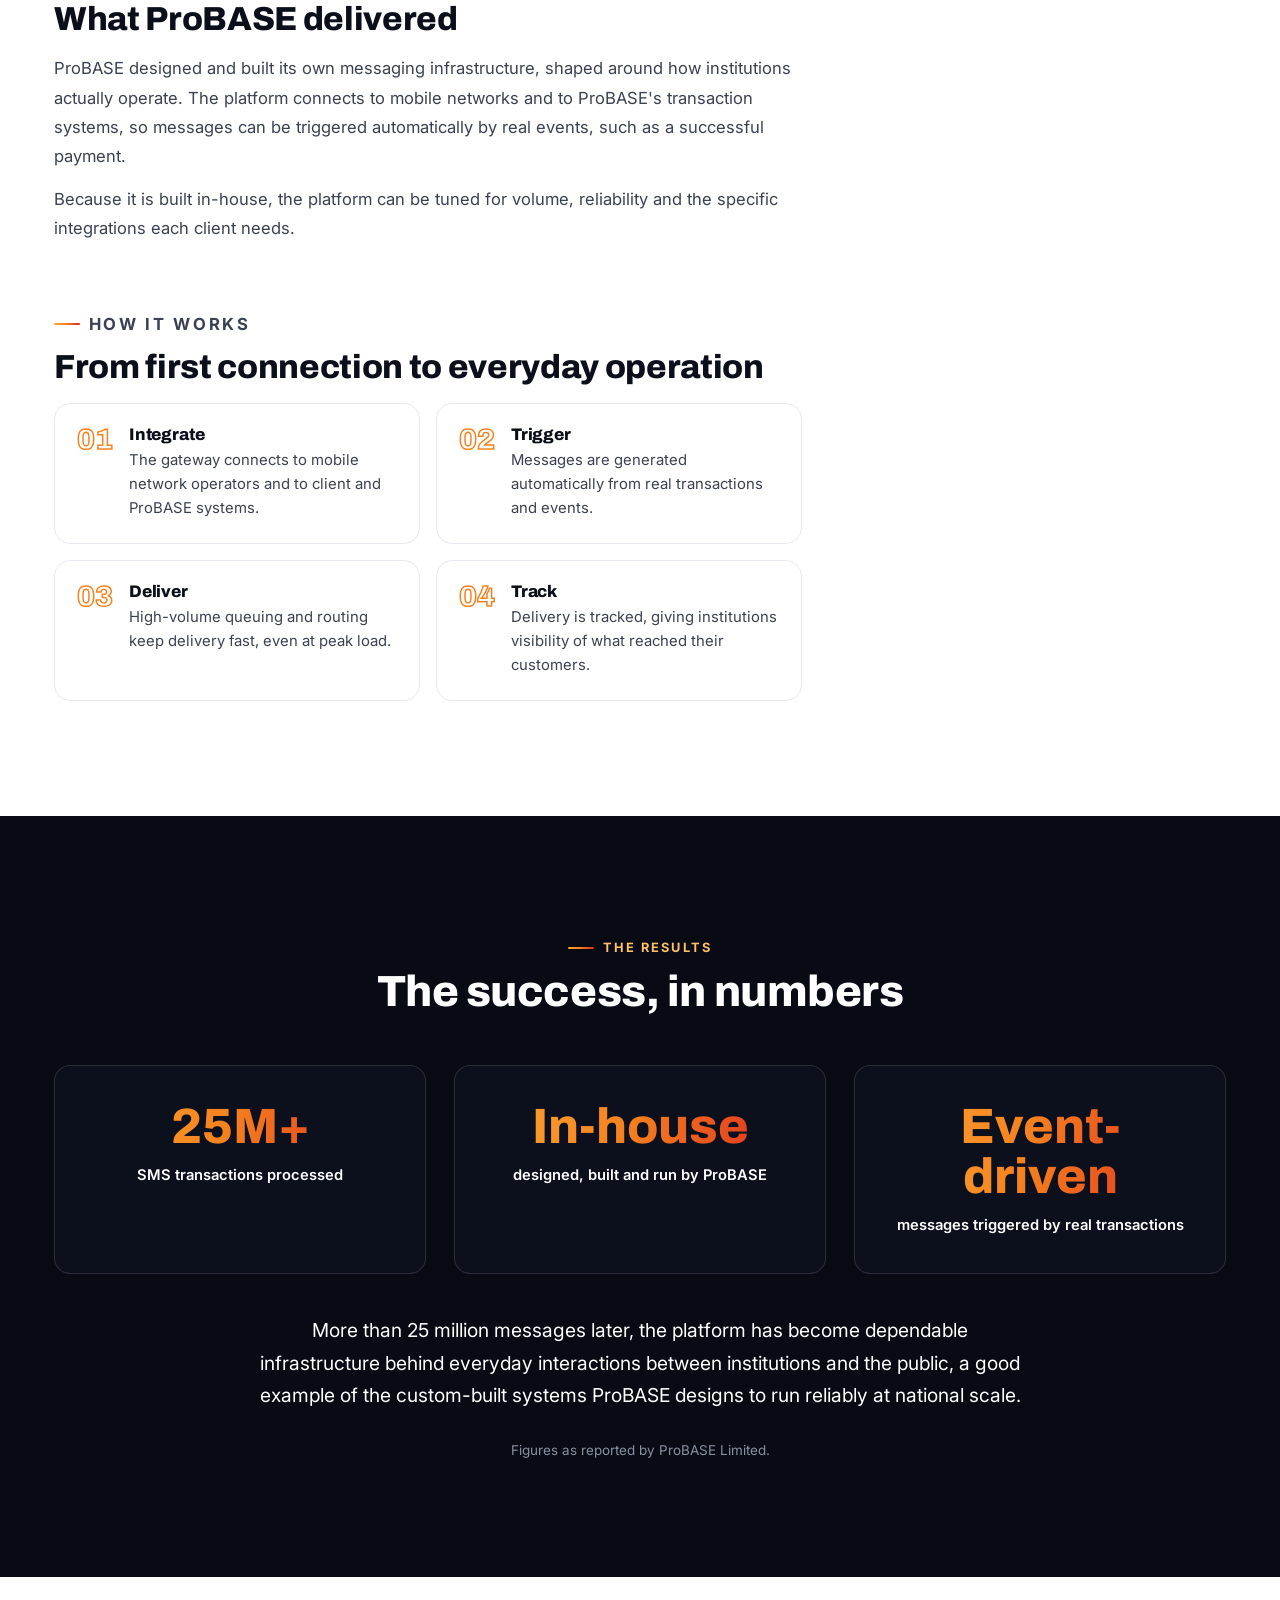
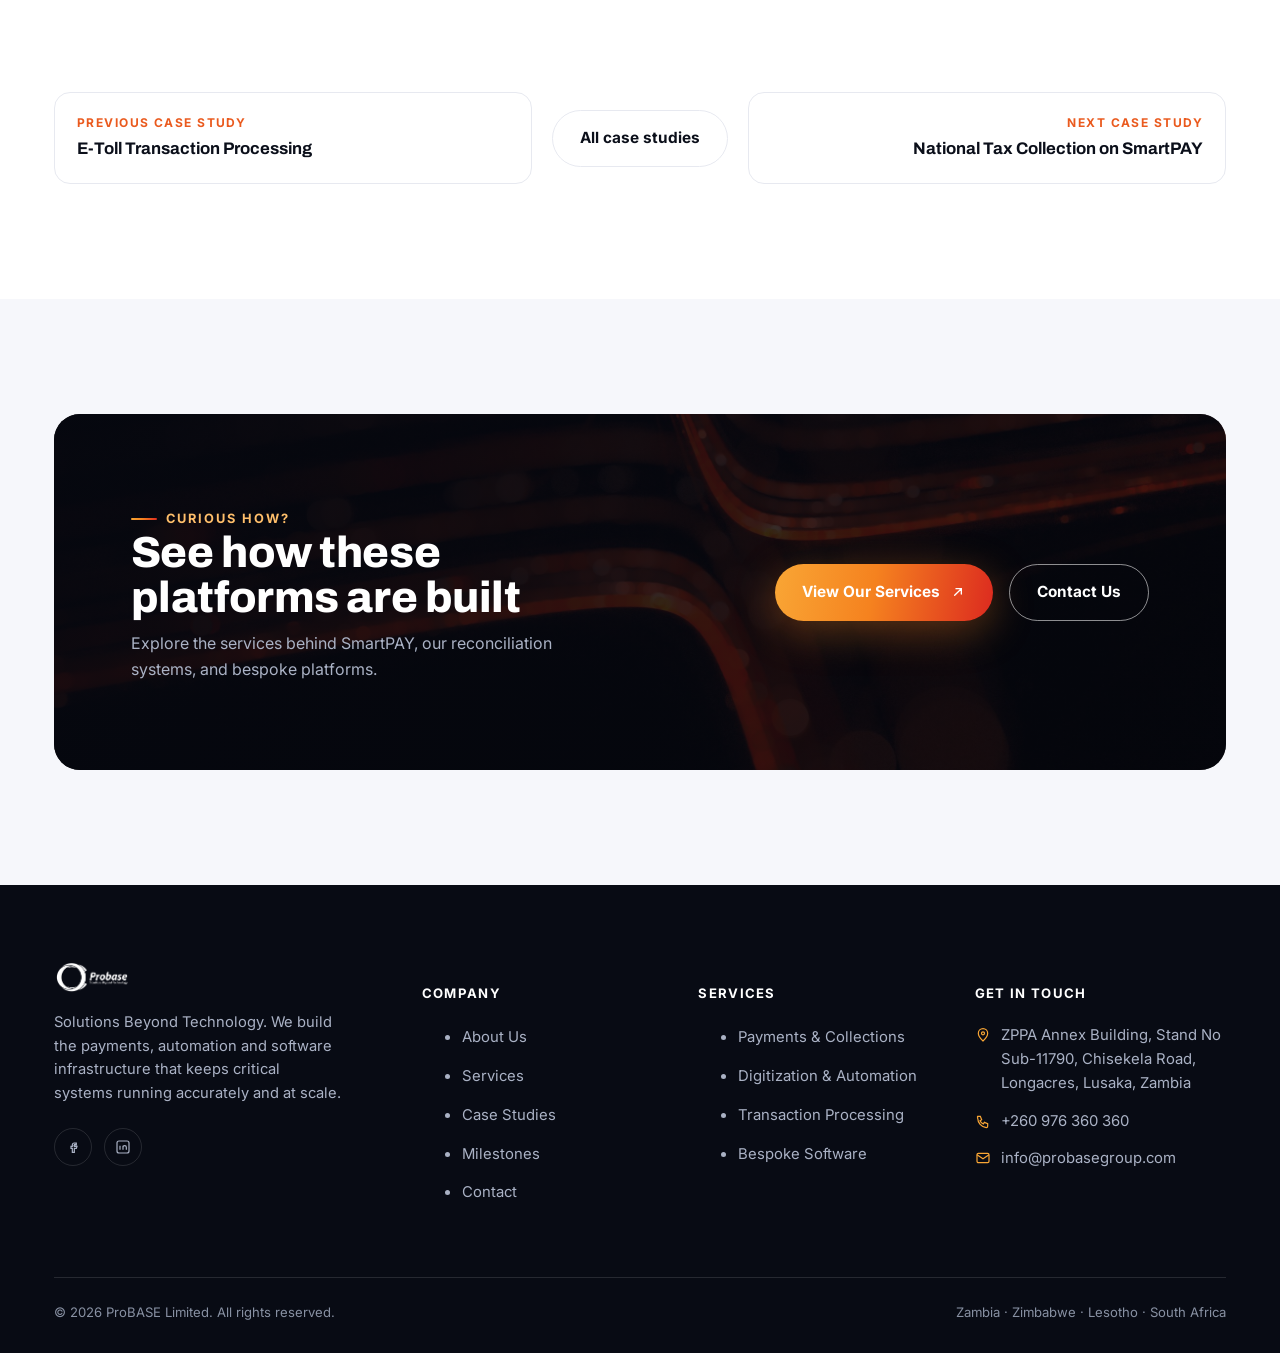
<file: case-study-messaging.html>
<!doctype html>
<html lang="en">
<head>
<meta charset="UTF-8">
<title>Messaging Infrastructure at National Scale | Case Study | ProBASE</title>
<meta name="description" content="A custom-built messaging platform that has delivered more than 25 million SMS, keeping institutions and the people they serve informed in real time.">
<meta name="viewport" content="width=device-width, initial-scale=1">
<meta name="theme-color" content="#080b14">

<link rel="icon" type="image/png" sizes="32x32" href="assets/favicon/favicon-32.png">
<link rel="icon" type="image/png" sizes="16x16" href="assets/favicon/favicon-16.png">
<link rel="icon" type="image/png" sizes="192x192" href="assets/favicon/favicon-192.png">
<link rel="apple-touch-icon" sizes="180x180" href="assets/favicon/favicon-180.png">
<link rel="shortcut icon" href="assets/favicon/favicon.ico">

<link rel="preconnect" href="https://fonts.googleapis.com">
<link rel="preconnect" href="https://fonts.gstatic.com" crossorigin>
<link rel="stylesheet" href="css/style.css?v=28">
</head>
<body>

<header class="site-header">
  <div class="container">
    <a href="index.html" class="brand" aria-label="ProBASE home">
      <img src="assets/logo/probase-logo-white.png" alt="ProBASE">
    </a>
    <nav class="main-nav" id="main-nav" aria-label="Primary">
      <ul>
        <li><a href="index.html">Home</a></li>
        <li><a href="about.html">About Us</a></li>
        <li><a href="services.html">Services</a></li>
        <li><a href="case-studies.html" class="is-active" aria-current="page">Case Studies</a></li>
        <li><a href="milestones.html">Milestones</a></li>
        <li><a href="contact.html">Contact</a></li>
      </ul>
      <div class="mobile-cta">
        <a href="contact.html" class="btn btn--brand btn--block">Book a Demo</a>
      </div>
    </nav>
    <div class="header-cta">
      <a href="contact.html" class="btn btn--outline">Book a Demo</a>
      <button class="nav-toggle" aria-label="Toggle menu" aria-expanded="false" aria-controls="main-nav">
        <span class="bars"><span></span><span></span><span></span></span>
      </button>
    </div>
  </div>
</header>

<main>

  <!-- CASE STUDY HERO -->
  <section class="hero hero--short cs-hero">
    <div class="hero-media hero-image-bg">
      <img src="assets/images/case-studies/messaging.jpg" alt="">
    </div>
    <div class="container">
      <div class="hero-content">
        <div class="crumbs"><a href="index.html">Home</a>
          <svg viewBox="0 0 24 24" fill="none" stroke="currentColor" stroke-width="2"><path d="m9 6 6 6-6 6"/></svg>
          <a href="case-studies.html">Case Studies</a>
          <svg viewBox="0 0 24 24" fill="none" stroke="currentColor" stroke-width="2"><path d="m9 6 6 6-6 6"/></svg>
          <span>Messaging Infrastructure at National Scale</span>
        </div>
        <p class="eyebrow on-dark">Case Study 04 · Bespoke Software</p>
        <h1>Messaging Infrastructure at National Scale</h1>
        <p class="lead on-dark" style="margin-top:22px;">A custom-built messaging platform that has delivered more than 25 million SMS, keeping institutions and the people they serve informed in real time.</p>
      </div>
    </div>
  </section>

  <!-- CASE STUDY BODY -->
  <section class="section">
    <div class="container">
      <div class="cs-layout">
        <article class="cs-article">
          <div class="cs-block" data-reveal>
            <p class="eyebrow">The challenge</p>
            <h2>What needed to change</h2>
            <p>When someone pays a tax, a contribution or a bill, they want to know straight away that it went through. Institutions also need to reach large numbers of people quickly, whether for confirmations, reminders or service updates.</p><p>Doing that at national scale means sending millions of messages reliably, integrating with mobile networks, and keeping delivery fast even at peak times, when off-the-shelf tools often fall short.</p>
          </div>
          <figure class="cs-figure" data-reveal>
            <img src="assets/images/case-studies/messaging.jpg" alt="Messaging Infrastructure at National Scale">
          </figure>
          <div class="cs-block" data-reveal>
            <p class="eyebrow">Our solution</p>
            <h2>What ProBASE delivered</h2>
            <p>ProBASE designed and built its own messaging infrastructure, shaped around how institutions actually operate. The platform connects to mobile networks and to ProBASE's transaction systems, so messages can be triggered automatically by real events, such as a successful payment.</p><p>Because it is built in-house, the platform can be tuned for volume, reliability and the specific integrations each client needs.</p>
          </div>
          <div class="cs-block" data-reveal>
            <p class="eyebrow">How it works</p>
            <h2>From first connection to everyday operation</h2>
            <ol class="cs-steps" role="list"><li class="cs-step"><span class="cs-step-num">01</span><div><h4>Integrate</h4><p>The gateway connects to mobile network operators and to client and ProBASE systems.</p></div></li><li class="cs-step"><span class="cs-step-num">02</span><div><h4>Trigger</h4><p>Messages are generated automatically from real transactions and events.</p></div></li><li class="cs-step"><span class="cs-step-num">03</span><div><h4>Deliver</h4><p>High-volume queuing and routing keep delivery fast, even at peak load.</p></div></li><li class="cs-step"><span class="cs-step-num">04</span><div><h4>Track</h4><p>Delivery is tracked, giving institutions visibility of what reached their customers.</p></div></li></ol>
          </div>
        </article>

        <aside class="cs-aside">
          <div class="cs-card" data-reveal>
            <div class="cs-key"><span class="stat-num">25M+</span><span>SMS transactions processed</span></div>
            <h3>At a glance</h3>
            <dl class="cs-meta"><div class="cs-meta-row"><dt>Sector</dt><dd>Government · Financial services</dd></div><div class="cs-meta-row"><dt>Country</dt><dd>Zambia</dd></div><div class="cs-meta-row"><dt>Platform</dt><dd>ProBASE SMS gateway</dd></div><div class="cs-meta-row"><dt>Services</dt><dd>Bespoke software, messaging, integration</dd></div></dl>
            <div class="pill-row"><span class="pill"><span class="dot"></span>SMS</span><span class="pill"><span class="dot"></span>National scale</span><span class="pill"><span class="dot"></span>Custom-built</span><span class="pill"><span class="dot"></span>Integration</span></div>
          </div>
        </aside>
      </div>
    </div>
  </section>

  <!-- RESULTS -->
  <section class="section section--dark">
    <div class="container">
      <div class="section-head center" data-reveal>
        <p class="eyebrow on-dark">The results</p>
        <h2>The success, in numbers</h2>
      </div>
      <div class="grid grid--3" data-reveal-group><div class="stat-card" data-reveal style="--i:0"><div class="stat-num">25M+</div><p class="stat-label">SMS transactions processed</p></div><div class="stat-card" data-reveal style="--i:1"><div class="stat-num">In-house</div><p class="stat-label">designed, built and run by ProBASE</p></div><div class="stat-card" data-reveal style="--i:2"><div class="stat-num">Event-driven</div><p class="stat-label">messages triggered by real transactions</p></div></div>
      <p class="cs-impact" data-reveal>More than 25 million messages later, the platform has become dependable infrastructure behind everyday interactions between institutions and the public, a good example of the custom-built systems ProBASE designs to run reliably at national scale.</p>
      <p class="muted center" style="margin-top:28px; font-size:.84rem;">Figures as reported by ProBASE Limited.</p>
    </div>
  </section>

  <!-- MORE CASE STUDIES -->
  <section class="section">
    <div class="container">
      
      <nav class="cs-pager" aria-label="More case studies">
        <a href="case-study-etoll.html" class="cs-pager-link"><span>Previous case study</span><strong>E-Toll Transaction Processing</strong></a>
        <a href="case-studies.html" class="btn btn--outline-dark">All case studies</a>
        <a href="case-study-smartpay.html" class="cs-pager-link cs-pager-link--next"><span>Next case study</span><strong>National Tax Collection on SmartPAY</strong></a>
      </nav>
    </div>
  </section>

  <!-- CTA -->
  <section class="section section--alt">
    <div class="container">
      <div class="cta-band" data-reveal>
        <img src="assets/images/bg-orange-lines.jpg" alt="">
        <div class="cta-inner">
          <div>
            <p class="eyebrow on-dark">Curious how?</p>
            <h2>See how these platforms are built</h2>
            <p>Explore the services behind SmartPAY, our reconciliation systems, and bespoke platforms.</p>
          </div>
          <div class="cta-actions">
            <a href="services.html" class="btn btn--brand">
              View Our Services
              <svg viewBox="0 0 24 24" fill="none" stroke="currentColor" stroke-width="2" stroke-linecap="round"><path d="M7 17 17 7M9 7h8v8"/></svg>
            </a>
            <a href="contact.html" class="btn btn--outline">Contact Us</a>
          </div>
        </div>
      </div>
    </div>
  </section>

</main>

<footer class="site-footer">
  <div class="container">
    <div class="footer-top">
      <div class="footer-brand">
        <img src="assets/logo/probase-logo-white.png" alt="ProBASE">
        <p>Solutions Beyond Technology. We build the payments, automation and software infrastructure that keeps critical systems running accurately and at scale.</p>
        <div class="footer-social">
          <a href="https://facebook.com/probasegroup" target="_blank" rel="noopener" aria-label="ProBASE on Facebook">
            <svg viewBox="0 0 24 24" fill="none" stroke="currentColor" stroke-width="1.8"><path d="M14 9h3V6h-3c-1.66 0-3 1.34-3 3v2H9v3h2v6h3v-6h3l1-3h-4V9c0-.55.45-1 1-1Z"/></svg>
          </a>
          <a href="https://linkedin.com/company/probase-limited-zambia" target="_blank" rel="noopener" aria-label="ProBASE on LinkedIn">
            <svg viewBox="0 0 24 24" fill="none" stroke="currentColor" stroke-width="1.8"><rect x="3" y="3" width="18" height="18" rx="3"/><path d="M7.5 10v6M7.5 7.5v.01M12 16v-3.5c0-1.4 1-2.5 2.5-2.5S17 11.1 17 12.5V16M12 10v6"/></svg>
          </a>
        </div>
      </div>
      <div class="footer-col">
        <h5>Company</h5>
        <ul>
          <li><a href="about.html">About Us</a></li>
          <li><a href="services.html">Services</a></li>
          <li><a href="case-studies.html">Case Studies</a></li>
          <li><a href="milestones.html">Milestones</a></li>
          <li><a href="contact.html">Contact</a></li>
        </ul>
      </div>
      <div class="footer-col">
        <h5>Services</h5>
        <ul>
          <li><a href="services.html#payments">Payments &amp; Collections</a></li>
          <li><a href="services.html#digitization">Digitization &amp; Automation</a></li>
          <li><a href="services.html#transactions">Transaction Processing</a></li>
          <li><a href="services.html#software">Bespoke Software</a></li>
        </ul>
      </div>
      <div class="footer-col">
        <h5>Get in touch</h5>
        <div class="contact-line">
          <svg viewBox="0 0 24 24" fill="none" stroke="currentColor" stroke-width="1.8"><path d="M12 21s7-6.1 7-11.5A7 7 0 0 0 5 9.5C5 14.9 12 21 12 21Z"/><circle cx="12" cy="9.5" r="2.3"/></svg>
          <span>ZPPA Annex Building, Stand No Sub-11790, Chisekela Road, Longacres, Lusaka, Zambia</span>
        </div>
        <div class="contact-line">
          <svg viewBox="0 0 24 24" fill="none" stroke="currentColor" stroke-width="1.8"><path d="M4 5h4l2 5-2.5 1.5a11 11 0 0 0 5 5L14 14l5 2v4a2 2 0 0 1-2 2A15 15 0 0 1 4 7a2 2 0 0 1 0-2Z"/></svg>
          <a href="tel:+260976360360">+260 976 360 360</a>
        </div>
        <div class="contact-line">
          <svg viewBox="0 0 24 24" fill="none" stroke="currentColor" stroke-width="1.8"><rect x="3" y="5" width="18" height="14" rx="2"/><path d="m3 7 9 6 9-6"/></svg>
          <a href="mailto:info@probasegroup.com">info@probasegroup.com</a>
        </div>
      </div>
    </div>
    <div class="footer-bottom">
      <p>&copy; <span id="year"></span> ProBASE Limited. All rights reserved.</p>
      <div class="legal-links"><span>Zambia · Zimbabwe · Lesotho · South Africa</span></div>
    </div>
  </div>
</footer>

<script src="js/main.js?v=14"></script>
</body>
</html>
</file>
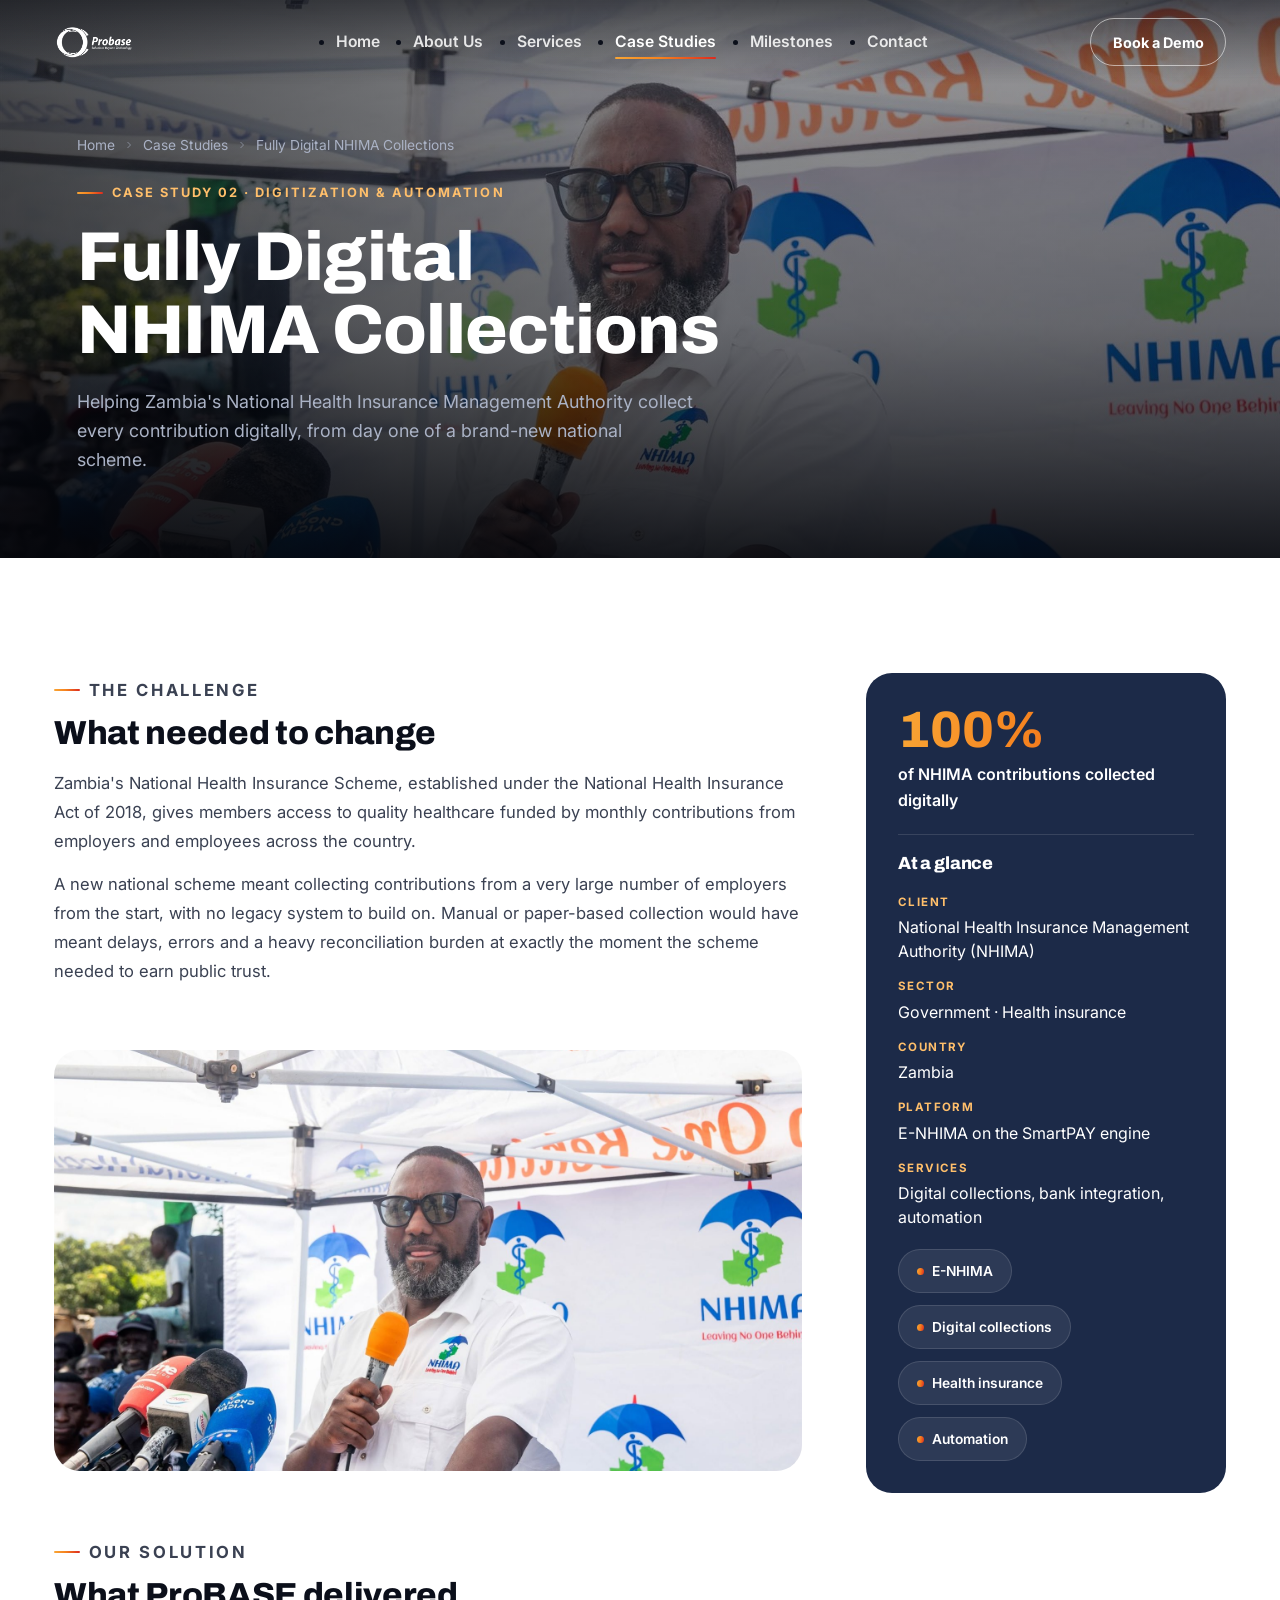
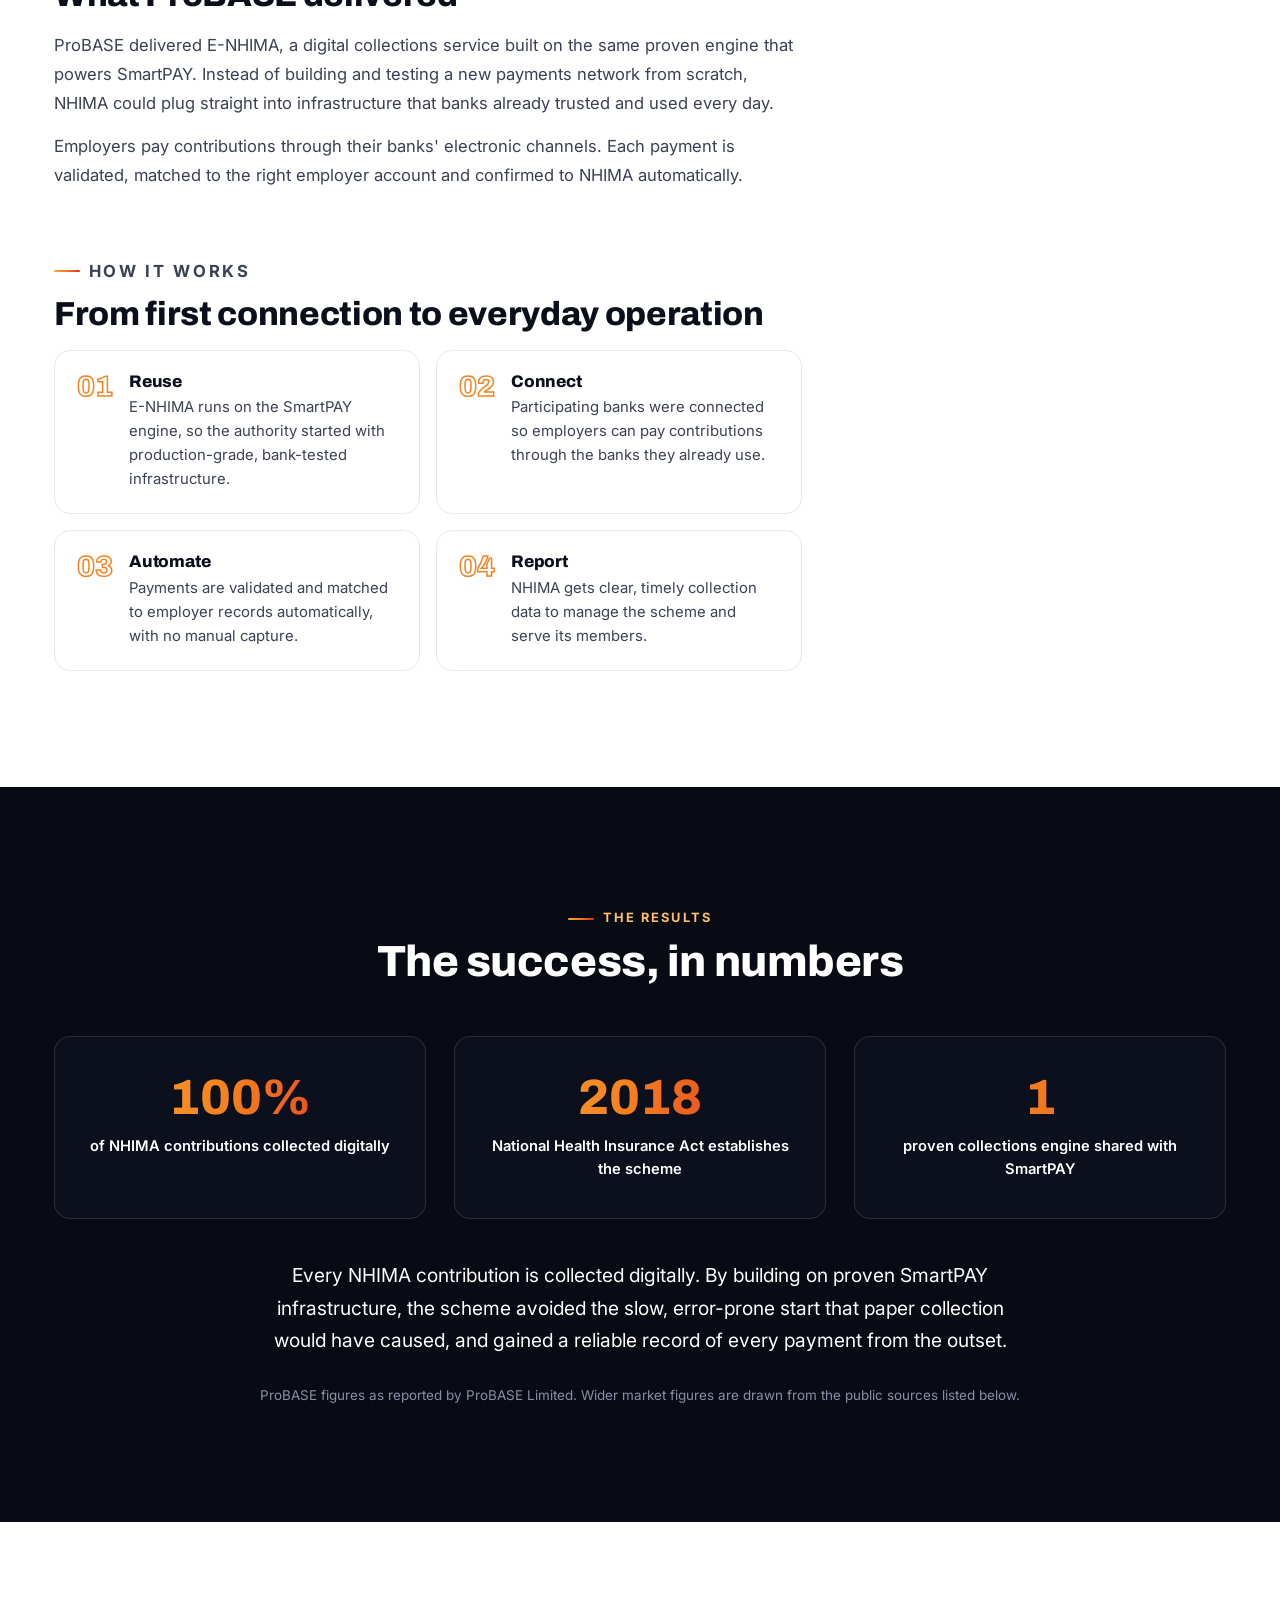
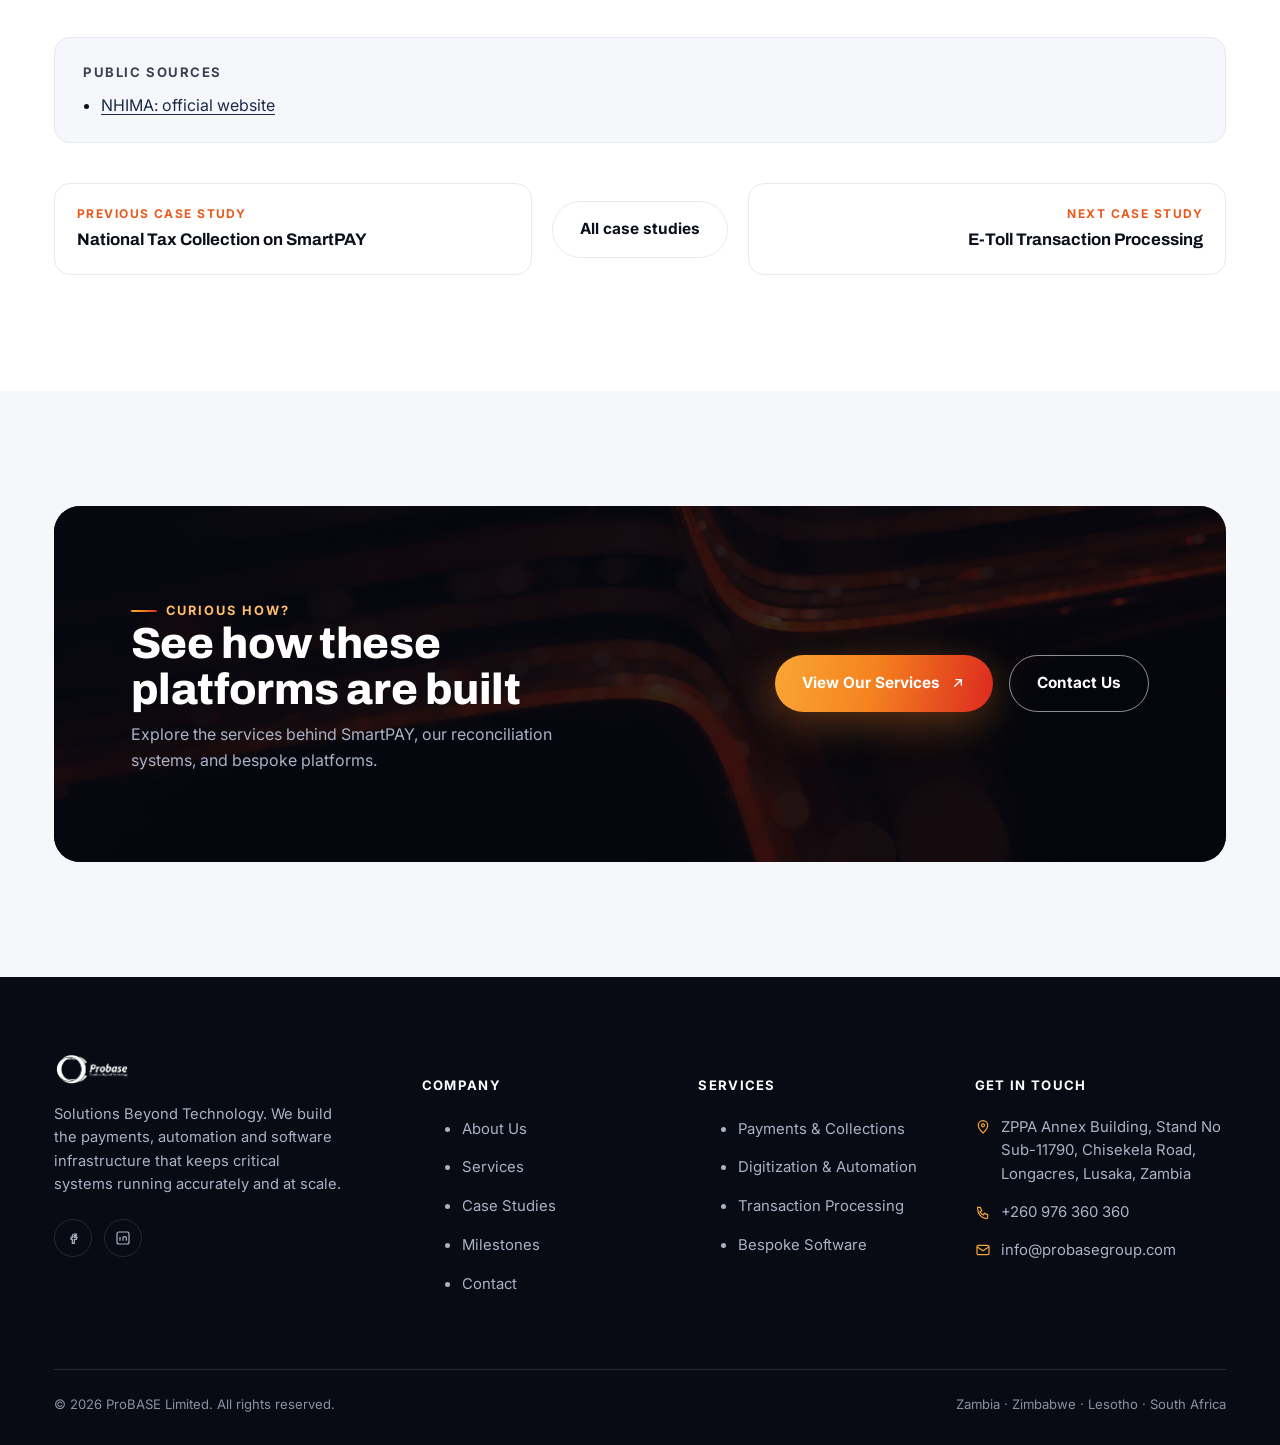
<file: case-study-nhima.html>
<!doctype html>
<html lang="en">
<head>
<meta charset="UTF-8">
<title>Fully Digital NHIMA Collections | Case Study | ProBASE</title>
<meta name="description" content="Helping Zambia's National Health Insurance Management Authority collect every contribution digitally, from day one of a brand-new national scheme.">
<meta name="viewport" content="width=device-width, initial-scale=1">
<meta name="theme-color" content="#080b14">

<link rel="icon" type="image/png" sizes="32x32" href="assets/favicon/favicon-32.png">
<link rel="icon" type="image/png" sizes="16x16" href="assets/favicon/favicon-16.png">
<link rel="icon" type="image/png" sizes="192x192" href="assets/favicon/favicon-192.png">
<link rel="apple-touch-icon" sizes="180x180" href="assets/favicon/favicon-180.png">
<link rel="shortcut icon" href="assets/favicon/favicon.ico">

<link rel="preconnect" href="https://fonts.googleapis.com">
<link rel="preconnect" href="https://fonts.gstatic.com" crossorigin>
<link rel="stylesheet" href="css/style.css?v=28">
</head>
<body>

<header class="site-header">
  <div class="container">
    <a href="index.html" class="brand" aria-label="ProBASE home">
      <img src="assets/logo/probase-logo-white.png" alt="ProBASE">
    </a>
    <nav class="main-nav" id="main-nav" aria-label="Primary">
      <ul>
        <li><a href="index.html">Home</a></li>
        <li><a href="about.html">About Us</a></li>
        <li><a href="services.html">Services</a></li>
        <li><a href="case-studies.html" class="is-active" aria-current="page">Case Studies</a></li>
        <li><a href="milestones.html">Milestones</a></li>
        <li><a href="contact.html">Contact</a></li>
      </ul>
      <div class="mobile-cta">
        <a href="contact.html" class="btn btn--brand btn--block">Book a Demo</a>
      </div>
    </nav>
    <div class="header-cta">
      <a href="contact.html" class="btn btn--outline">Book a Demo</a>
      <button class="nav-toggle" aria-label="Toggle menu" aria-expanded="false" aria-controls="main-nav">
        <span class="bars"><span></span><span></span><span></span></span>
      </button>
    </div>
  </div>
</header>

<main>

  <!-- CASE STUDY HERO -->
  <section class="hero hero--short cs-hero">
    <div class="hero-media hero-image-bg">
      <img src="assets/images/case-studies/nhima.jpg" alt="">
    </div>
    <div class="container">
      <div class="hero-content">
        <div class="crumbs"><a href="index.html">Home</a>
          <svg viewBox="0 0 24 24" fill="none" stroke="currentColor" stroke-width="2"><path d="m9 6 6 6-6 6"/></svg>
          <a href="case-studies.html">Case Studies</a>
          <svg viewBox="0 0 24 24" fill="none" stroke="currentColor" stroke-width="2"><path d="m9 6 6 6-6 6"/></svg>
          <span>Fully Digital NHIMA Collections</span>
        </div>
        <p class="eyebrow on-dark">Case Study 02 · Digitization &amp; Automation</p>
        <h1>Fully Digital NHIMA Collections</h1>
        <p class="lead on-dark" style="margin-top:22px;">Helping Zambia's National Health Insurance Management Authority collect every contribution digitally, from day one of a brand-new national scheme.</p>
      </div>
    </div>
  </section>

  <!-- CASE STUDY BODY -->
  <section class="section">
    <div class="container">
      <div class="cs-layout">
        <article class="cs-article">
          <div class="cs-block" data-reveal>
            <p class="eyebrow">The challenge</p>
            <h2>What needed to change</h2>
            <p>Zambia's National Health Insurance Scheme, established under the National Health Insurance Act of 2018, gives members access to quality healthcare funded by monthly contributions from employers and employees across the country.</p><p>A new national scheme meant collecting contributions from a very large number of employers from the start, with no legacy system to build on. Manual or paper-based collection would have meant delays, errors and a heavy reconciliation burden at exactly the moment the scheme needed to earn public trust.</p>
          </div>
          <figure class="cs-figure" data-reveal>
            <img src="assets/images/case-studies/nhima.jpg" alt="Fully Digital NHIMA Collections">
          </figure>
          <div class="cs-block" data-reveal>
            <p class="eyebrow">Our solution</p>
            <h2>What ProBASE delivered</h2>
            <p>ProBASE delivered E-NHIMA, a digital collections service built on the same proven engine that powers SmartPAY. Instead of building and testing a new payments network from scratch, NHIMA could plug straight into infrastructure that banks already trusted and used every day.</p><p>Employers pay contributions through their banks' electronic channels. Each payment is validated, matched to the right employer account and confirmed to NHIMA automatically.</p>
          </div>
          <div class="cs-block" data-reveal>
            <p class="eyebrow">How it works</p>
            <h2>From first connection to everyday operation</h2>
            <ol class="cs-steps" role="list"><li class="cs-step"><span class="cs-step-num">01</span><div><h4>Reuse</h4><p>E-NHIMA runs on the SmartPAY engine, so the authority started with production-grade, bank-tested infrastructure.</p></div></li><li class="cs-step"><span class="cs-step-num">02</span><div><h4>Connect</h4><p>Participating banks were connected so employers can pay contributions through the banks they already use.</p></div></li><li class="cs-step"><span class="cs-step-num">03</span><div><h4>Automate</h4><p>Payments are validated and matched to employer records automatically, with no manual capture.</p></div></li><li class="cs-step"><span class="cs-step-num">04</span><div><h4>Report</h4><p>NHIMA gets clear, timely collection data to manage the scheme and serve its members.</p></div></li></ol>
          </div>
        </article>

        <aside class="cs-aside">
          <div class="cs-card" data-reveal>
            <div class="cs-key"><span class="stat-num">100%</span><span>of NHIMA contributions collected digitally</span></div>
            <h3>At a glance</h3>
            <dl class="cs-meta"><div class="cs-meta-row"><dt>Client</dt><dd>National Health Insurance Management Authority (NHIMA)</dd></div><div class="cs-meta-row"><dt>Sector</dt><dd>Government · Health insurance</dd></div><div class="cs-meta-row"><dt>Country</dt><dd>Zambia</dd></div><div class="cs-meta-row"><dt>Platform</dt><dd>E-NHIMA on the SmartPAY engine</dd></div><div class="cs-meta-row"><dt>Services</dt><dd>Digital collections, bank integration, automation</dd></div></dl>
            <div class="pill-row"><span class="pill"><span class="dot"></span>E-NHIMA</span><span class="pill"><span class="dot"></span>Digital collections</span><span class="pill"><span class="dot"></span>Health insurance</span><span class="pill"><span class="dot"></span>Automation</span></div>
          </div>
        </aside>
      </div>
    </div>
  </section>

  <!-- RESULTS -->
  <section class="section section--dark">
    <div class="container">
      <div class="section-head center" data-reveal>
        <p class="eyebrow on-dark">The results</p>
        <h2>The success, in numbers</h2>
      </div>
      <div class="grid grid--3" data-reveal-group><div class="stat-card" data-reveal style="--i:0"><div class="stat-num">100%</div><p class="stat-label">of NHIMA contributions collected digitally</p></div><div class="stat-card" data-reveal style="--i:1"><div class="stat-num">2018</div><p class="stat-label">National Health Insurance Act establishes the scheme</p></div><div class="stat-card" data-reveal style="--i:2"><div class="stat-num">1</div><p class="stat-label">proven collections engine shared with SmartPAY</p></div></div>
      <p class="cs-impact" data-reveal>Every NHIMA contribution is collected digitally. By building on proven SmartPAY infrastructure, the scheme avoided the slow, error-prone start that paper collection would have caused, and gained a reliable record of every payment from the outset.</p>
      <p class="muted center" style="margin-top:28px; font-size:.84rem;">ProBASE figures as reported by ProBASE Limited. Wider market figures are drawn from the public sources listed below.</p>
    </div>
  </section>

  <!-- MORE CASE STUDIES -->
  <section class="section">
    <div class="container">
      <div class="cs-sources"><h5>Public sources</h5><ul><li><a href="https://www.nhima.co.zm/" target="_blank" rel="noopener">NHIMA: official website</a></li></ul></div>
      <nav class="cs-pager" aria-label="More case studies">
        <a href="case-study-smartpay.html" class="cs-pager-link"><span>Previous case study</span><strong>National Tax Collection on SmartPAY</strong></a>
        <a href="case-studies.html" class="btn btn--outline-dark">All case studies</a>
        <a href="case-study-etoll.html" class="cs-pager-link cs-pager-link--next"><span>Next case study</span><strong>E-Toll Transaction Processing</strong></a>
      </nav>
    </div>
  </section>

  <!-- CTA -->
  <section class="section section--alt">
    <div class="container">
      <div class="cta-band" data-reveal>
        <img src="assets/images/bg-orange-lines.jpg" alt="">
        <div class="cta-inner">
          <div>
            <p class="eyebrow on-dark">Curious how?</p>
            <h2>See how these platforms are built</h2>
            <p>Explore the services behind SmartPAY, our reconciliation systems, and bespoke platforms.</p>
          </div>
          <div class="cta-actions">
            <a href="services.html" class="btn btn--brand">
              View Our Services
              <svg viewBox="0 0 24 24" fill="none" stroke="currentColor" stroke-width="2" stroke-linecap="round"><path d="M7 17 17 7M9 7h8v8"/></svg>
            </a>
            <a href="contact.html" class="btn btn--outline">Contact Us</a>
          </div>
        </div>
      </div>
    </div>
  </section>

</main>

<footer class="site-footer">
  <div class="container">
    <div class="footer-top">
      <div class="footer-brand">
        <img src="assets/logo/probase-logo-white.png" alt="ProBASE">
        <p>Solutions Beyond Technology. We build the payments, automation and software infrastructure that keeps critical systems running accurately and at scale.</p>
        <div class="footer-social">
          <a href="https://facebook.com/probasegroup" target="_blank" rel="noopener" aria-label="ProBASE on Facebook">
            <svg viewBox="0 0 24 24" fill="none" stroke="currentColor" stroke-width="1.8"><path d="M14 9h3V6h-3c-1.66 0-3 1.34-3 3v2H9v3h2v6h3v-6h3l1-3h-4V9c0-.55.45-1 1-1Z"/></svg>
          </a>
          <a href="https://linkedin.com/company/probase-limited-zambia" target="_blank" rel="noopener" aria-label="ProBASE on LinkedIn">
            <svg viewBox="0 0 24 24" fill="none" stroke="currentColor" stroke-width="1.8"><rect x="3" y="3" width="18" height="18" rx="3"/><path d="M7.5 10v6M7.5 7.5v.01M12 16v-3.5c0-1.4 1-2.5 2.5-2.5S17 11.1 17 12.5V16M12 10v6"/></svg>
          </a>
        </div>
      </div>
      <div class="footer-col">
        <h5>Company</h5>
        <ul>
          <li><a href="about.html">About Us</a></li>
          <li><a href="services.html">Services</a></li>
          <li><a href="case-studies.html">Case Studies</a></li>
          <li><a href="milestones.html">Milestones</a></li>
          <li><a href="contact.html">Contact</a></li>
        </ul>
      </div>
      <div class="footer-col">
        <h5>Services</h5>
        <ul>
          <li><a href="services.html#payments">Payments &amp; Collections</a></li>
          <li><a href="services.html#digitization">Digitization &amp; Automation</a></li>
          <li><a href="services.html#transactions">Transaction Processing</a></li>
          <li><a href="services.html#software">Bespoke Software</a></li>
        </ul>
      </div>
      <div class="footer-col">
        <h5>Get in touch</h5>
        <div class="contact-line">
          <svg viewBox="0 0 24 24" fill="none" stroke="currentColor" stroke-width="1.8"><path d="M12 21s7-6.1 7-11.5A7 7 0 0 0 5 9.5C5 14.9 12 21 12 21Z"/><circle cx="12" cy="9.5" r="2.3"/></svg>
          <span>ZPPA Annex Building, Stand No Sub-11790, Chisekela Road, Longacres, Lusaka, Zambia</span>
        </div>
        <div class="contact-line">
          <svg viewBox="0 0 24 24" fill="none" stroke="currentColor" stroke-width="1.8"><path d="M4 5h4l2 5-2.5 1.5a11 11 0 0 0 5 5L14 14l5 2v4a2 2 0 0 1-2 2A15 15 0 0 1 4 7a2 2 0 0 1 0-2Z"/></svg>
          <a href="tel:+260976360360">+260 976 360 360</a>
        </div>
        <div class="contact-line">
          <svg viewBox="0 0 24 24" fill="none" stroke="currentColor" stroke-width="1.8"><rect x="3" y="5" width="18" height="14" rx="2"/><path d="m3 7 9 6 9-6"/></svg>
          <a href="mailto:info@probasegroup.com">info@probasegroup.com</a>
        </div>
      </div>
    </div>
    <div class="footer-bottom">
      <p>&copy; <span id="year"></span> ProBASE Limited. All rights reserved.</p>
      <div class="legal-links"><span>Zambia · Zimbabwe · Lesotho · South Africa</span></div>
    </div>
  </div>
</footer>

<script src="js/main.js?v=14"></script>
</body>
</html>
</file>
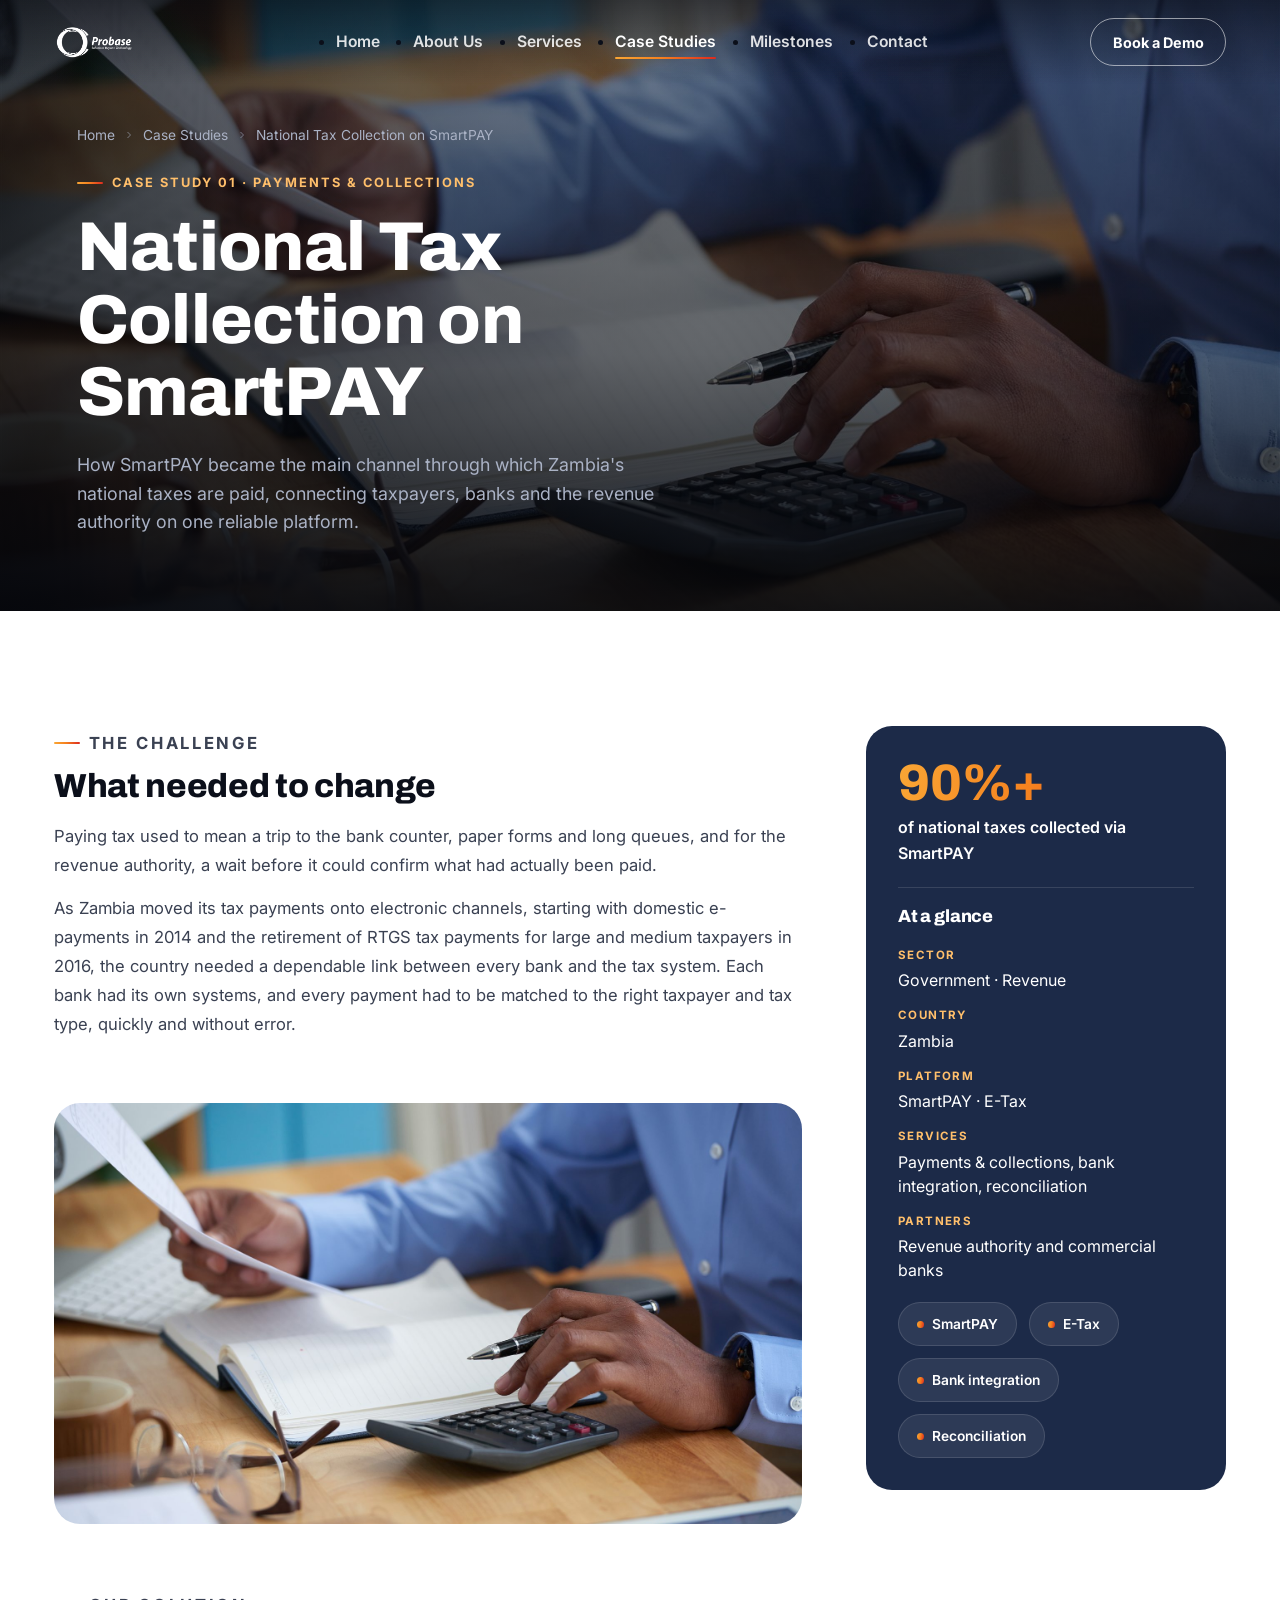
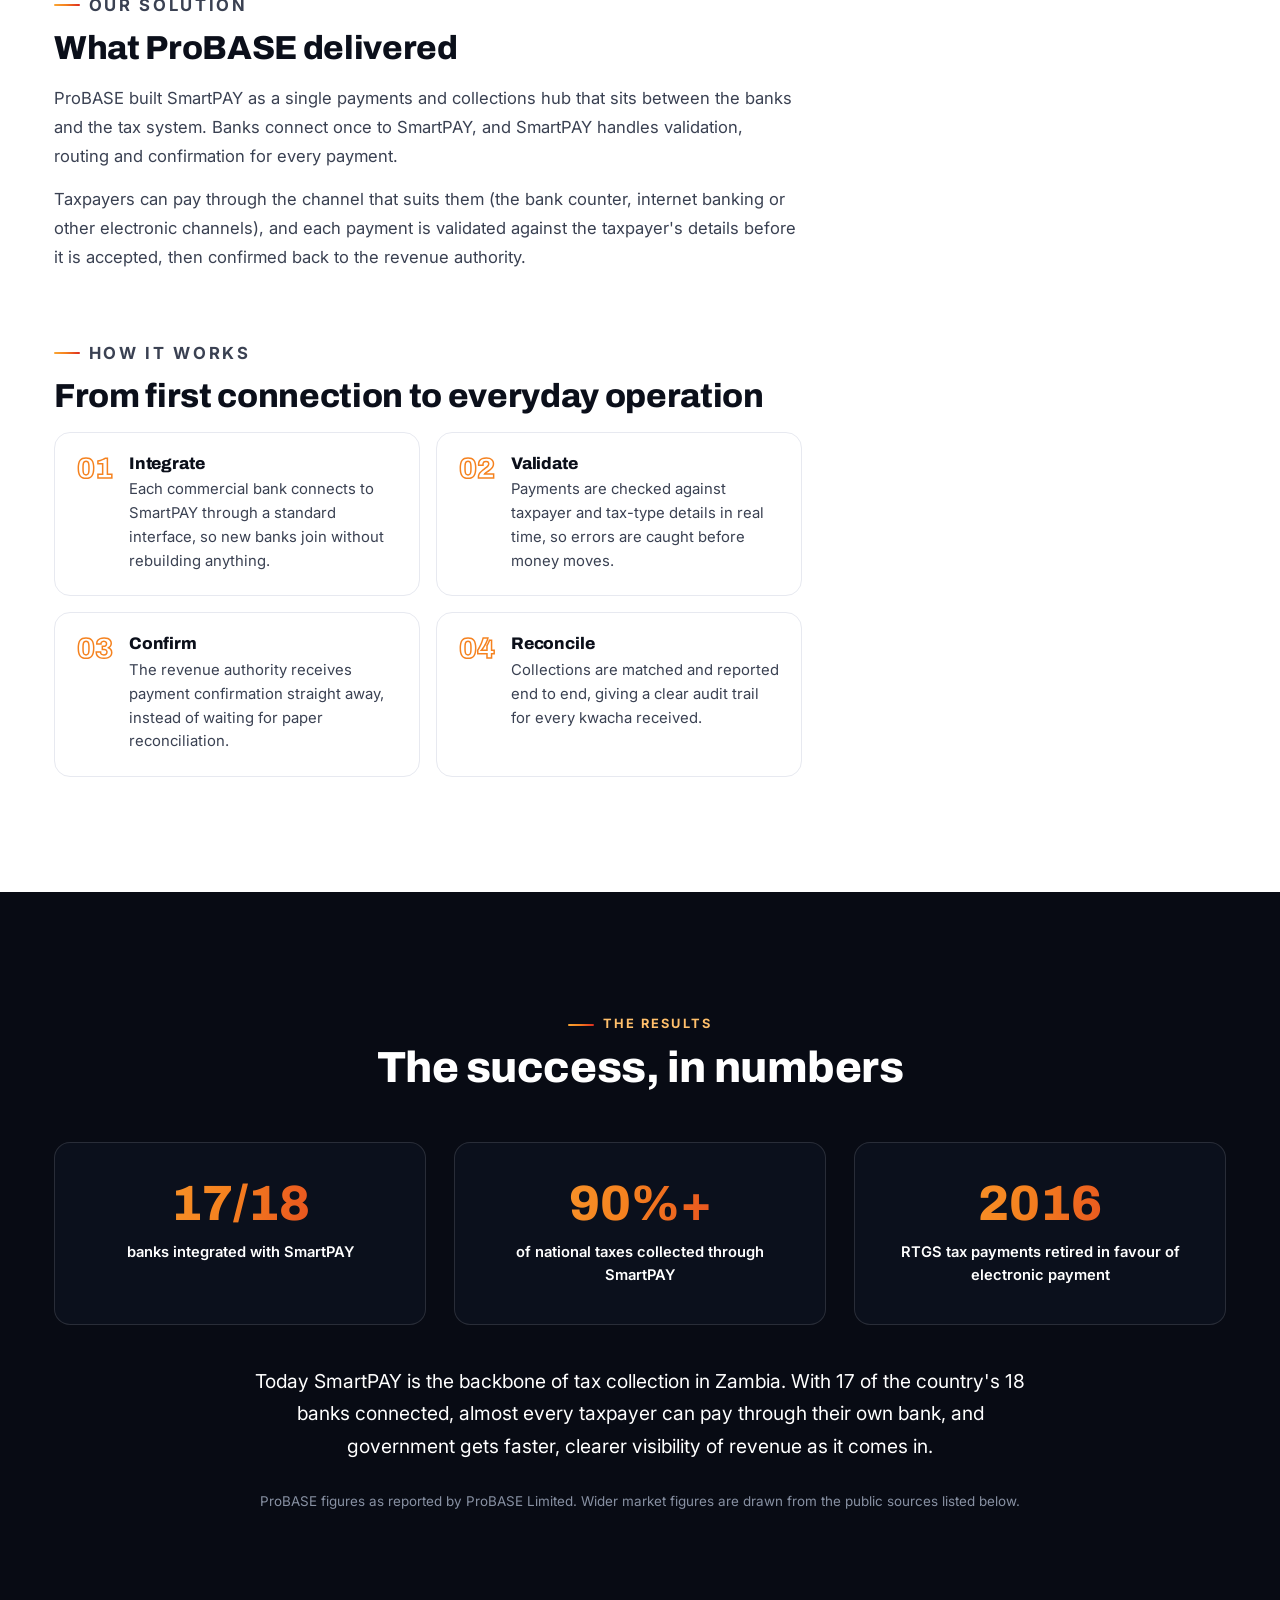
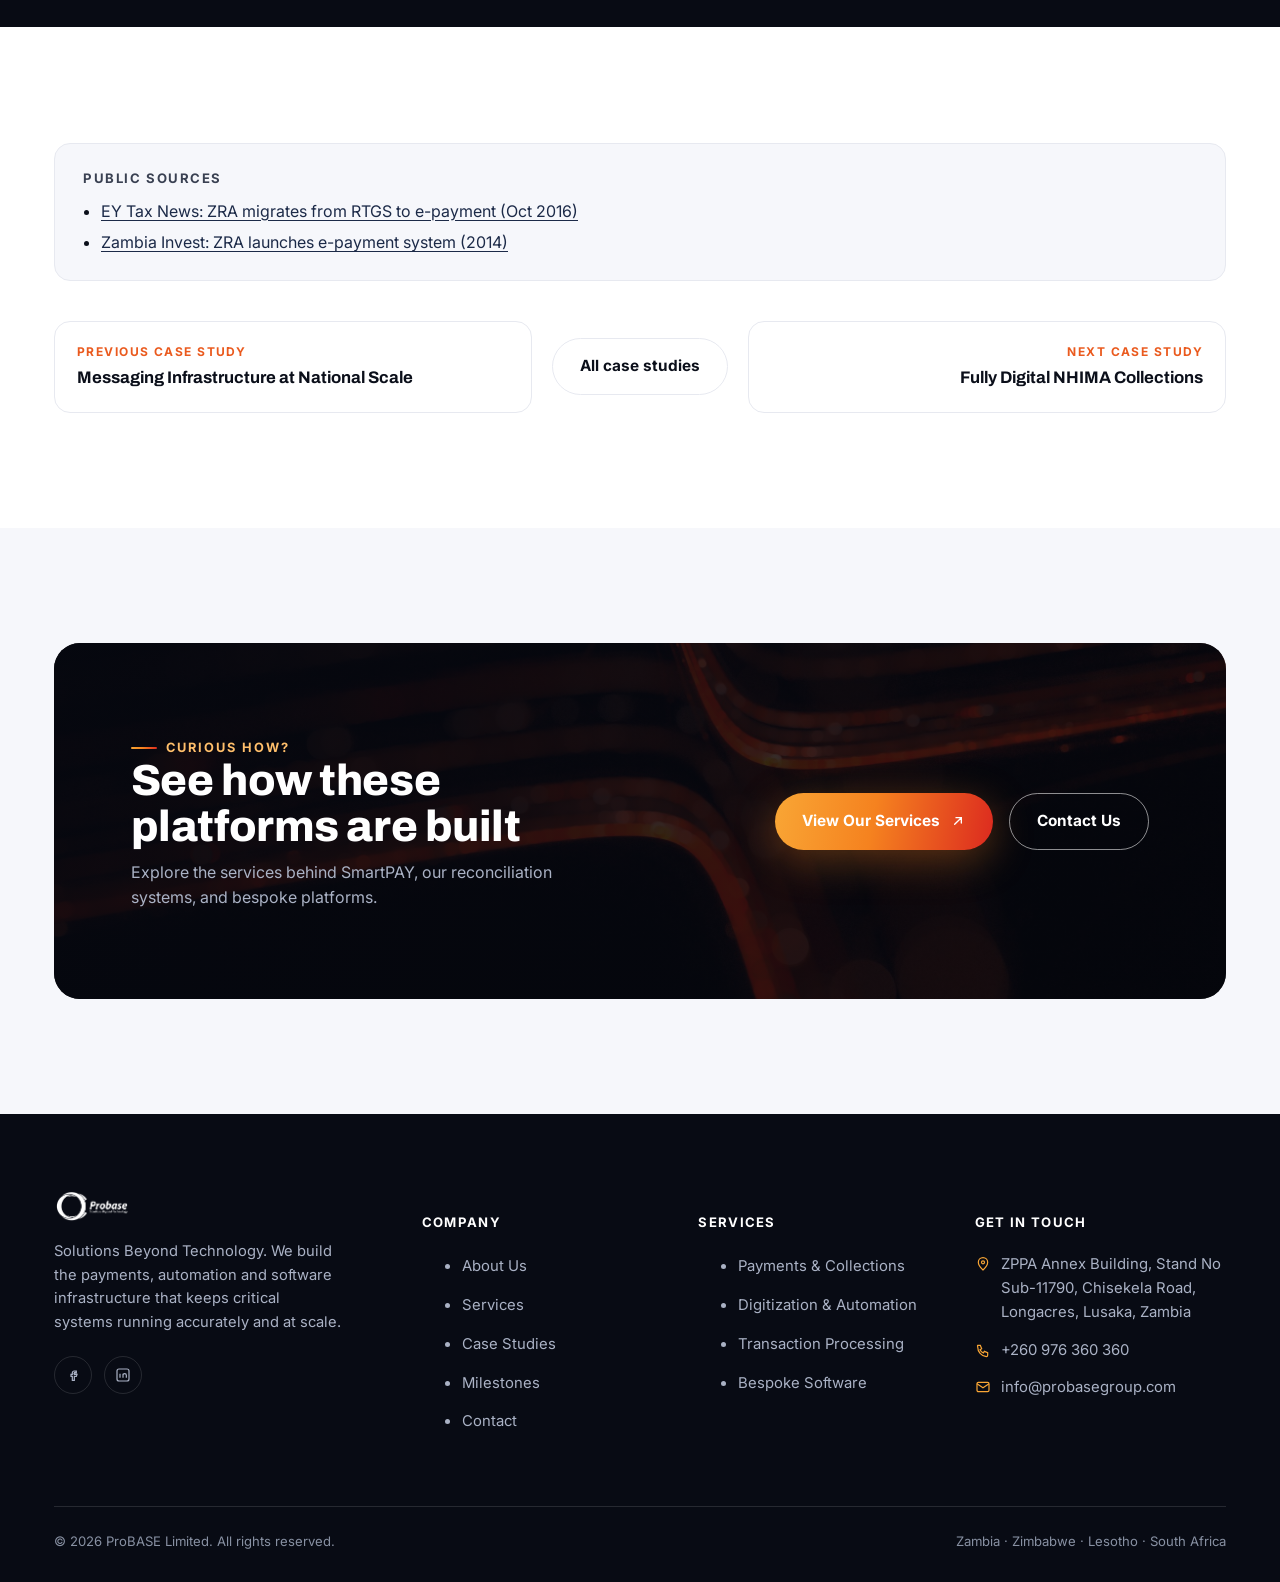
<file: case-study-smartpay.html>
<!doctype html>
<html lang="en">
<head>
<meta charset="UTF-8">
<title>National Tax Collection on SmartPAY | Case Study | ProBASE</title>
<meta name="description" content="How SmartPAY became the main channel through which Zambia's national taxes are paid, connecting taxpayers, banks and the revenue authority on one reliable platform.">
<meta name="viewport" content="width=device-width, initial-scale=1">
<meta name="theme-color" content="#080b14">

<link rel="icon" type="image/png" sizes="32x32" href="assets/favicon/favicon-32.png">
<link rel="icon" type="image/png" sizes="16x16" href="assets/favicon/favicon-16.png">
<link rel="icon" type="image/png" sizes="192x192" href="assets/favicon/favicon-192.png">
<link rel="apple-touch-icon" sizes="180x180" href="assets/favicon/favicon-180.png">
<link rel="shortcut icon" href="assets/favicon/favicon.ico">

<link rel="preconnect" href="https://fonts.googleapis.com">
<link rel="preconnect" href="https://fonts.gstatic.com" crossorigin>
<link rel="stylesheet" href="css/style.css?v=28">
</head>
<body>

<header class="site-header">
  <div class="container">
    <a href="index.html" class="brand" aria-label="ProBASE home">
      <img src="assets/logo/probase-logo-white.png" alt="ProBASE">
    </a>
    <nav class="main-nav" id="main-nav" aria-label="Primary">
      <ul>
        <li><a href="index.html">Home</a></li>
        <li><a href="about.html">About Us</a></li>
        <li><a href="services.html">Services</a></li>
        <li><a href="case-studies.html" class="is-active" aria-current="page">Case Studies</a></li>
        <li><a href="milestones.html">Milestones</a></li>
        <li><a href="contact.html">Contact</a></li>
      </ul>
      <div class="mobile-cta">
        <a href="contact.html" class="btn btn--brand btn--block">Book a Demo</a>
      </div>
    </nav>
    <div class="header-cta">
      <a href="contact.html" class="btn btn--outline">Book a Demo</a>
      <button class="nav-toggle" aria-label="Toggle menu" aria-expanded="false" aria-controls="main-nav">
        <span class="bars"><span></span><span></span><span></span></span>
      </button>
    </div>
  </div>
</header>

<main>

  <!-- CASE STUDY HERO -->
  <section class="hero hero--short cs-hero">
    <div class="hero-media hero-image-bg">
      <img src="assets/images/case-studies/tax.jpg" alt="">
    </div>
    <div class="container">
      <div class="hero-content">
        <div class="crumbs"><a href="index.html">Home</a>
          <svg viewBox="0 0 24 24" fill="none" stroke="currentColor" stroke-width="2"><path d="m9 6 6 6-6 6"/></svg>
          <a href="case-studies.html">Case Studies</a>
          <svg viewBox="0 0 24 24" fill="none" stroke="currentColor" stroke-width="2"><path d="m9 6 6 6-6 6"/></svg>
          <span>National Tax Collection on SmartPAY</span>
        </div>
        <p class="eyebrow on-dark">Case Study 01 · Payments &amp; Collections</p>
        <h1>National Tax Collection on SmartPAY</h1>
        <p class="lead on-dark" style="margin-top:22px;">How SmartPAY became the main channel through which Zambia's national taxes are paid, connecting taxpayers, banks and the revenue authority on one reliable platform.</p>
      </div>
    </div>
  </section>

  <!-- CASE STUDY BODY -->
  <section class="section">
    <div class="container">
      <div class="cs-layout">
        <article class="cs-article">
          <div class="cs-block" data-reveal>
            <p class="eyebrow">The challenge</p>
            <h2>What needed to change</h2>
            <p>Paying tax used to mean a trip to the bank counter, paper forms and long queues, and for the revenue authority, a wait before it could confirm what had actually been paid.</p><p>As Zambia moved its tax payments onto electronic channels, starting with domestic e-payments in 2014 and the retirement of RTGS tax payments for large and medium taxpayers in 2016, the country needed a dependable link between every bank and the tax system. Each bank had its own systems, and every payment had to be matched to the right taxpayer and tax type, quickly and without error.</p>
          </div>
          <figure class="cs-figure" data-reveal>
            <img src="assets/images/case-studies/tax.jpg" alt="National Tax Collection on SmartPAY">
          </figure>
          <div class="cs-block" data-reveal>
            <p class="eyebrow">Our solution</p>
            <h2>What ProBASE delivered</h2>
            <p>ProBASE built SmartPAY as a single payments and collections hub that sits between the banks and the tax system. Banks connect once to SmartPAY, and SmartPAY handles validation, routing and confirmation for every payment.</p><p>Taxpayers can pay through the channel that suits them (the bank counter, internet banking or other electronic channels), and each payment is validated against the taxpayer's details before it is accepted, then confirmed back to the revenue authority.</p>
          </div>
          <div class="cs-block" data-reveal>
            <p class="eyebrow">How it works</p>
            <h2>From first connection to everyday operation</h2>
            <ol class="cs-steps" role="list"><li class="cs-step"><span class="cs-step-num">01</span><div><h4>Integrate</h4><p>Each commercial bank connects to SmartPAY through a standard interface, so new banks join without rebuilding anything.</p></div></li><li class="cs-step"><span class="cs-step-num">02</span><div><h4>Validate</h4><p>Payments are checked against taxpayer and tax-type details in real time, so errors are caught before money moves.</p></div></li><li class="cs-step"><span class="cs-step-num">03</span><div><h4>Confirm</h4><p>The revenue authority receives payment confirmation straight away, instead of waiting for paper reconciliation.</p></div></li><li class="cs-step"><span class="cs-step-num">04</span><div><h4>Reconcile</h4><p>Collections are matched and reported end to end, giving a clear audit trail for every kwacha received.</p></div></li></ol>
          </div>
        </article>

        <aside class="cs-aside">
          <div class="cs-card" data-reveal>
            <div class="cs-key"><span class="stat-num">90%+</span><span>of national taxes collected via SmartPAY</span></div>
            <h3>At a glance</h3>
            <dl class="cs-meta"><div class="cs-meta-row"><dt>Sector</dt><dd>Government · Revenue</dd></div><div class="cs-meta-row"><dt>Country</dt><dd>Zambia</dd></div><div class="cs-meta-row"><dt>Platform</dt><dd>SmartPAY · E-Tax</dd></div><div class="cs-meta-row"><dt>Services</dt><dd>Payments &amp; collections, bank integration, reconciliation</dd></div><div class="cs-meta-row"><dt>Partners</dt><dd>Revenue authority and commercial banks</dd></div></dl>
            <div class="pill-row"><span class="pill"><span class="dot"></span>SmartPAY</span><span class="pill"><span class="dot"></span>E-Tax</span><span class="pill"><span class="dot"></span>Bank integration</span><span class="pill"><span class="dot"></span>Reconciliation</span></div>
          </div>
        </aside>
      </div>
    </div>
  </section>

  <!-- RESULTS -->
  <section class="section section--dark">
    <div class="container">
      <div class="section-head center" data-reveal>
        <p class="eyebrow on-dark">The results</p>
        <h2>The success, in numbers</h2>
      </div>
      <div class="grid grid--3" data-reveal-group><div class="stat-card" data-reveal style="--i:0"><div class="stat-num">17/18</div><p class="stat-label">banks integrated with SmartPAY</p></div><div class="stat-card" data-reveal style="--i:1"><div class="stat-num">90%+</div><p class="stat-label">of national taxes collected through SmartPAY</p></div><div class="stat-card" data-reveal style="--i:2"><div class="stat-num">2016</div><p class="stat-label">RTGS tax payments retired in favour of electronic payment</p></div></div>
      <p class="cs-impact" data-reveal>Today SmartPAY is the backbone of tax collection in Zambia. With 17 of the country's 18 banks connected, almost every taxpayer can pay through their own bank, and government gets faster, clearer visibility of revenue as it comes in.</p>
      <p class="muted center" style="margin-top:28px; font-size:.84rem;">ProBASE figures as reported by ProBASE Limited. Wider market figures are drawn from the public sources listed below.</p>
    </div>
  </section>

  <!-- MORE CASE STUDIES -->
  <section class="section">
    <div class="container">
      <div class="cs-sources"><h5>Public sources</h5><ul><li><a href="https://taxnews.ey.com/news/2016-1844-zambia-revenue-authority-migrates-from-real-time-gross-settlement-payment-system-to-e-payment-system" target="_blank" rel="noopener">EY Tax News: ZRA migrates from RTGS to e-payment (Oct 2016)</a></li><li><a href="https://www.zambiainvest.com/finance/zambian-revenue-authority-launches-e-payment-system/" target="_blank" rel="noopener">Zambia Invest: ZRA launches e-payment system (2014)</a></li></ul></div>
      <nav class="cs-pager" aria-label="More case studies">
        <a href="case-study-messaging.html" class="cs-pager-link"><span>Previous case study</span><strong>Messaging Infrastructure at National Scale</strong></a>
        <a href="case-studies.html" class="btn btn--outline-dark">All case studies</a>
        <a href="case-study-nhima.html" class="cs-pager-link cs-pager-link--next"><span>Next case study</span><strong>Fully Digital NHIMA Collections</strong></a>
      </nav>
    </div>
  </section>

  <!-- CTA -->
  <section class="section section--alt">
    <div class="container">
      <div class="cta-band" data-reveal>
        <img src="assets/images/bg-orange-lines.jpg" alt="">
        <div class="cta-inner">
          <div>
            <p class="eyebrow on-dark">Curious how?</p>
            <h2>See how these platforms are built</h2>
            <p>Explore the services behind SmartPAY, our reconciliation systems, and bespoke platforms.</p>
          </div>
          <div class="cta-actions">
            <a href="services.html" class="btn btn--brand">
              View Our Services
              <svg viewBox="0 0 24 24" fill="none" stroke="currentColor" stroke-width="2" stroke-linecap="round"><path d="M7 17 17 7M9 7h8v8"/></svg>
            </a>
            <a href="contact.html" class="btn btn--outline">Contact Us</a>
          </div>
        </div>
      </div>
    </div>
  </section>

</main>

<footer class="site-footer">
  <div class="container">
    <div class="footer-top">
      <div class="footer-brand">
        <img src="assets/logo/probase-logo-white.png" alt="ProBASE">
        <p>Solutions Beyond Technology. We build the payments, automation and software infrastructure that keeps critical systems running accurately and at scale.</p>
        <div class="footer-social">
          <a href="https://facebook.com/probasegroup" target="_blank" rel="noopener" aria-label="ProBASE on Facebook">
            <svg viewBox="0 0 24 24" fill="none" stroke="currentColor" stroke-width="1.8"><path d="M14 9h3V6h-3c-1.66 0-3 1.34-3 3v2H9v3h2v6h3v-6h3l1-3h-4V9c0-.55.45-1 1-1Z"/></svg>
          </a>
          <a href="https://linkedin.com/company/probase-limited-zambia" target="_blank" rel="noopener" aria-label="ProBASE on LinkedIn">
            <svg viewBox="0 0 24 24" fill="none" stroke="currentColor" stroke-width="1.8"><rect x="3" y="3" width="18" height="18" rx="3"/><path d="M7.5 10v6M7.5 7.5v.01M12 16v-3.5c0-1.4 1-2.5 2.5-2.5S17 11.1 17 12.5V16M12 10v6"/></svg>
          </a>
        </div>
      </div>
      <div class="footer-col">
        <h5>Company</h5>
        <ul>
          <li><a href="about.html">About Us</a></li>
          <li><a href="services.html">Services</a></li>
          <li><a href="case-studies.html">Case Studies</a></li>
          <li><a href="milestones.html">Milestones</a></li>
          <li><a href="contact.html">Contact</a></li>
        </ul>
      </div>
      <div class="footer-col">
        <h5>Services</h5>
        <ul>
          <li><a href="services.html#payments">Payments &amp; Collections</a></li>
          <li><a href="services.html#digitization">Digitization &amp; Automation</a></li>
          <li><a href="services.html#transactions">Transaction Processing</a></li>
          <li><a href="services.html#software">Bespoke Software</a></li>
        </ul>
      </div>
      <div class="footer-col">
        <h5>Get in touch</h5>
        <div class="contact-line">
          <svg viewBox="0 0 24 24" fill="none" stroke="currentColor" stroke-width="1.8"><path d="M12 21s7-6.1 7-11.5A7 7 0 0 0 5 9.5C5 14.9 12 21 12 21Z"/><circle cx="12" cy="9.5" r="2.3"/></svg>
          <span>ZPPA Annex Building, Stand No Sub-11790, Chisekela Road, Longacres, Lusaka, Zambia</span>
        </div>
        <div class="contact-line">
          <svg viewBox="0 0 24 24" fill="none" stroke="currentColor" stroke-width="1.8"><path d="M4 5h4l2 5-2.5 1.5a11 11 0 0 0 5 5L14 14l5 2v4a2 2 0 0 1-2 2A15 15 0 0 1 4 7a2 2 0 0 1 0-2Z"/></svg>
          <a href="tel:+260976360360">+260 976 360 360</a>
        </div>
        <div class="contact-line">
          <svg viewBox="0 0 24 24" fill="none" stroke="currentColor" stroke-width="1.8"><rect x="3" y="5" width="18" height="14" rx="2"/><path d="m3 7 9 6 9-6"/></svg>
          <a href="mailto:info@probasegroup.com">info@probasegroup.com</a>
        </div>
      </div>
    </div>
    <div class="footer-bottom">
      <p>&copy; <span id="year"></span> ProBASE Limited. All rights reserved.</p>
      <div class="legal-links"><span>Zambia · Zimbabwe · Lesotho · South Africa</span></div>
    </div>
  </div>
</footer>

<script src="js/main.js?v=14"></script>
</body>
</html>
</file>
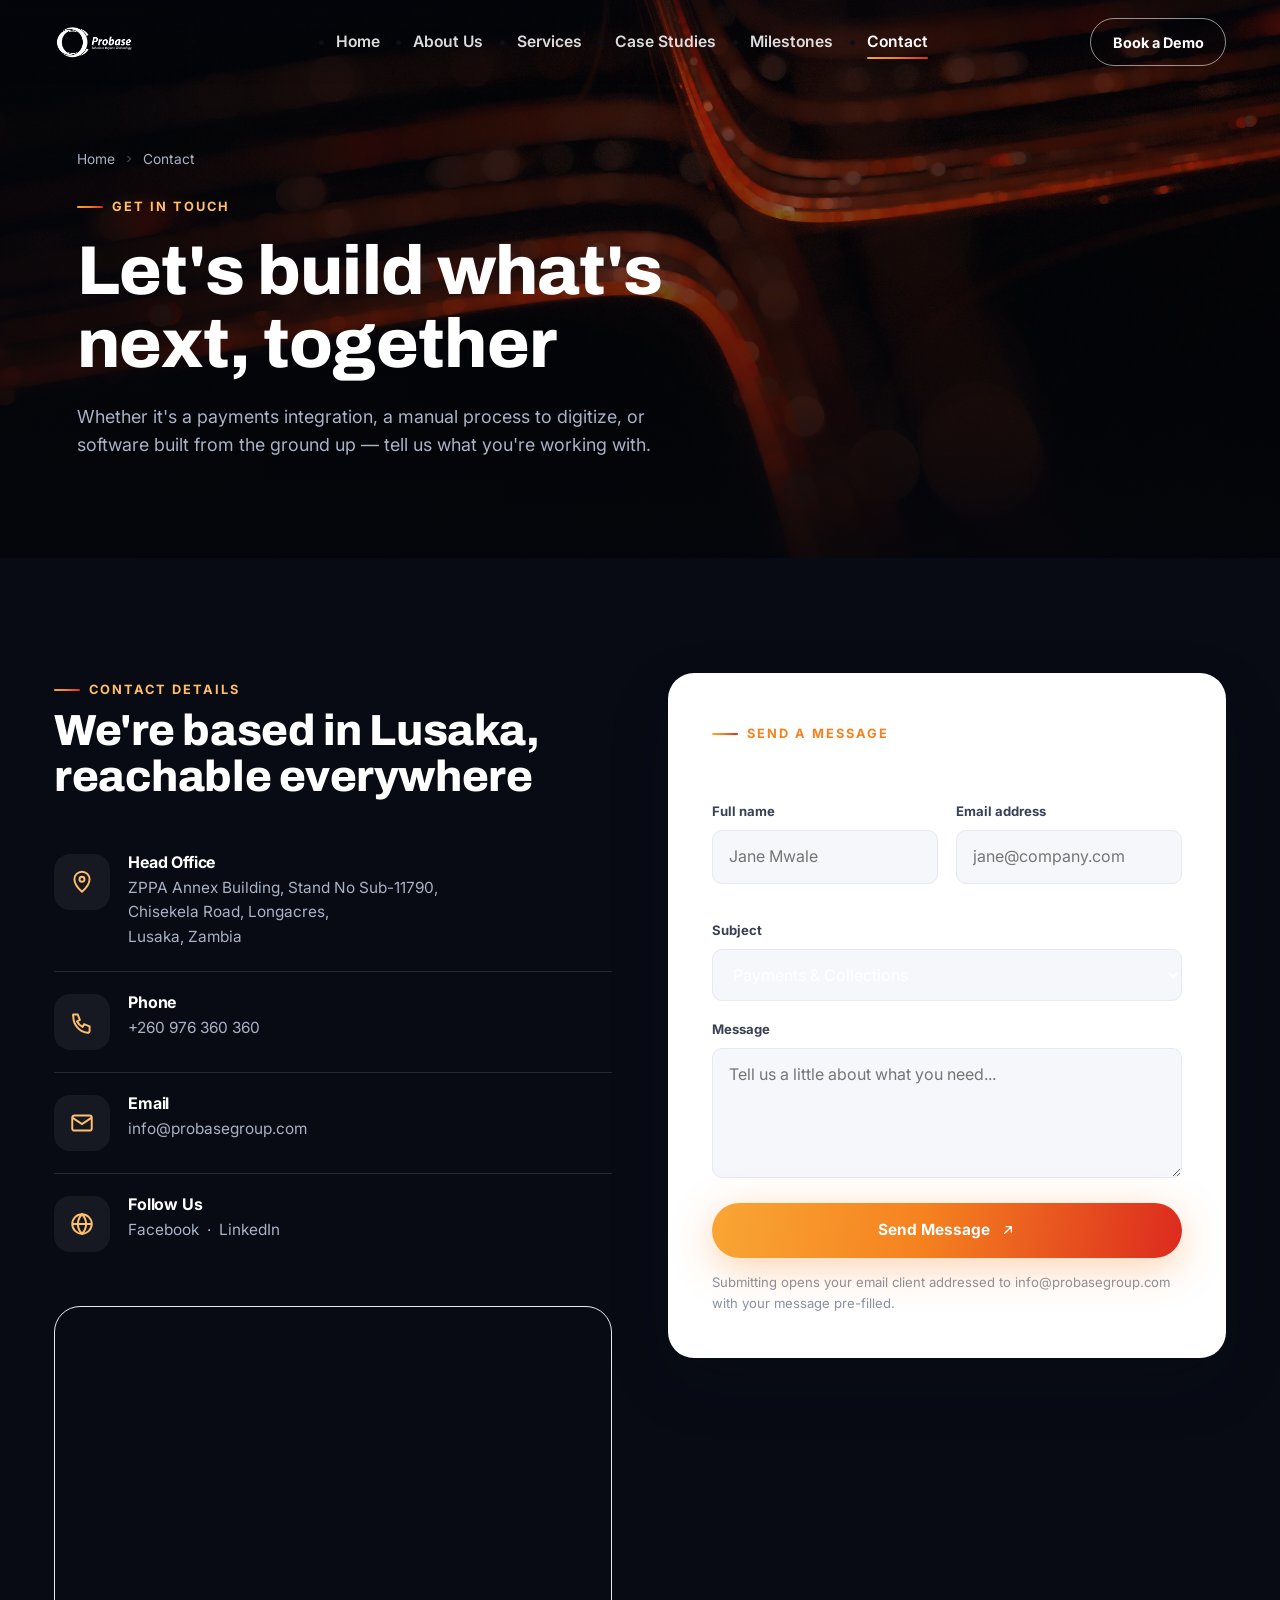
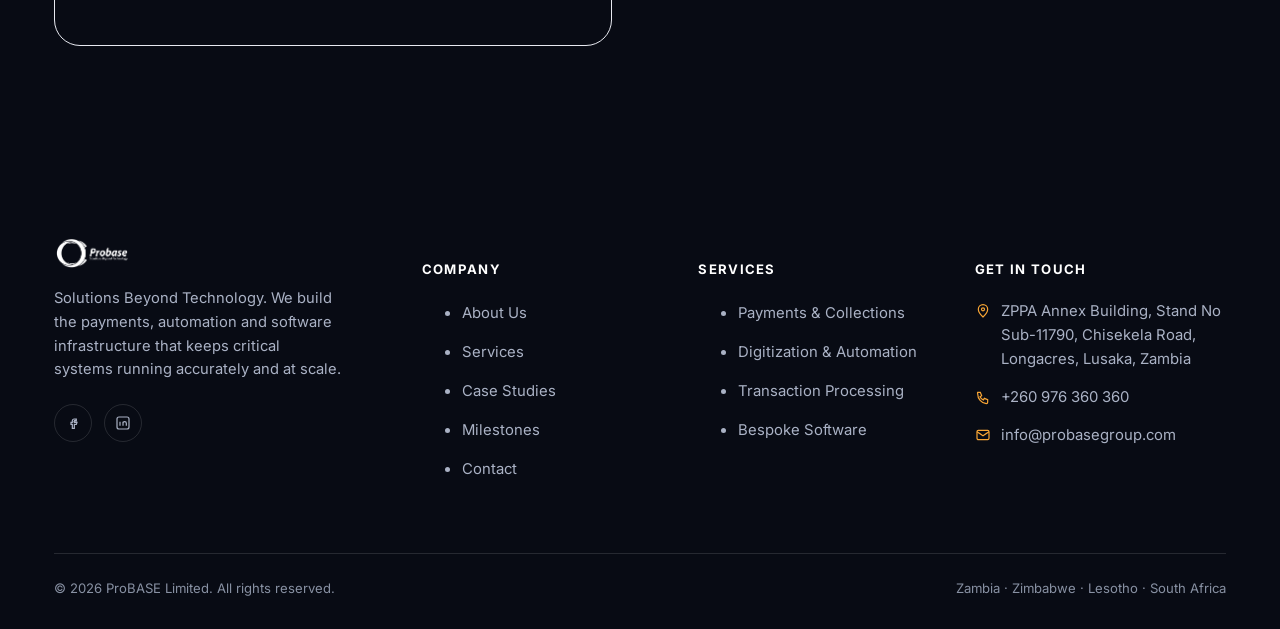
<file: contact.html>
<!doctype html>
<html lang="en">
<head>
<meta charset="UTF-8">
<title>Contact Us | ProBASE</title>
<meta name="description" content="Get in touch with ProBASE — ZPPA Annex Building, Stand No Sub-11790, Chisekela Road, Longacres, Lusaka, Zambia. Call +260 976 360 360 or email info@probasegroup.com.">
<meta name="viewport" content="width=device-width, initial-scale=1">
<meta name="theme-color" content="#080b14">

<link rel="icon" type="image/png" sizes="32x32" href="assets/favicon/favicon-32.png">
<link rel="icon" type="image/png" sizes="16x16" href="assets/favicon/favicon-16.png">
<link rel="icon" type="image/png" sizes="192x192" href="assets/favicon/favicon-192.png">
<link rel="apple-touch-icon" sizes="180x180" href="assets/favicon/favicon-180.png">
<link rel="shortcut icon" href="assets/favicon/favicon.ico">

<link rel="preconnect" href="https://fonts.googleapis.com">
<link rel="preconnect" href="https://fonts.gstatic.com" crossorigin>
<link rel="stylesheet" href="css/style.css?v=28">
</head>
<body>

<header class="site-header">
  <div class="container">
    <a href="index.html" class="brand" aria-label="ProBASE home">
      <img src="assets/logo/probase-logo-white.png" alt="ProBASE">
    </a>
    <nav class="main-nav" id="main-nav" aria-label="Primary">
      <ul>
        <li><a href="index.html">Home</a></li>
        <li><a href="about.html">About Us</a></li>
        <li><a href="services.html">Services</a></li>
        <li><a href="case-studies.html">Case Studies</a></li>
        <li><a href="milestones.html">Milestones</a></li>
        <li><a href="contact.html">Contact</a></li>
      </ul>
      <div class="mobile-cta">
        <a href="tel:+260976360360" class="btn btn--brand btn--block">Call Us</a>
      </div>
    </nav>
    <div class="header-cta">
      <a href="contact.html" class="btn btn--outline">Book a Demo</a>
      <button class="nav-toggle" aria-label="Toggle menu" aria-expanded="false" aria-controls="main-nav">
        <span class="bars"><span></span><span></span><span></span></span>
      </button>
    </div>
  </div>
</header>

<main>

  <!-- HERO -->
  <section class="hero hero--short">
    <div class="hero-media hero-image-bg">
      <img src="assets/images/bg-orange-lines.jpg" alt="">
    </div>
    <div class="container">
      <div class="hero-content">
        <div class="crumbs"><a href="index.html">Home</a>
          <svg viewBox="0 0 24 24" fill="none" stroke="currentColor" stroke-width="2"><path d="m9 6 6 6-6 6"/></svg>
          <span>Contact</span>
        </div>
        <p class="eyebrow on-dark">Get in touch</p>
        <h1>Let's build what's<br>next, together</h1>
        <p class="lead on-dark" style="margin-top:22px;">Whether it's a payments integration, a manual process to digitize, or software built from the ground up — tell us what you're working with.</p>
      </div>
    </div>
  </section>

  <!-- CONTACT GRID -->
  <section class="section section--dark">
    <div class="container">
      <div class="contact-grid">

        <!-- INFO -->
        <div data-reveal>
          <p class="eyebrow on-dark">Contact details</p>
          <h2 style="margin-top:8px;">We're based in Lusaka, reachable everywhere</h2>

          <div style="margin-top:32px;">
            <div class="info-card">
              <div class="icon-tile">
                <svg viewBox="0 0 24 24" fill="none" stroke="currentColor" stroke-width="1.8"><path d="M12 21s7-6.1 7-11.5A7 7 0 0 0 5 9.5C5 14.9 12 21 12 21Z"/><circle cx="12" cy="9.5" r="2.3"/></svg>
              </div>
              <div>
                <h4>Head Office</h4>
                <p>ZPPA Annex Building, Stand No Sub-11790,<br>Chisekela Road, Longacres,<br>Lusaka, Zambia</p>
              </div>
            </div>
            <div class="info-card">
              <div class="icon-tile">
                <svg viewBox="0 0 24 24" fill="none" stroke="currentColor" stroke-width="1.8"><path d="M4 5h4l2 5-2.5 1.5a11 11 0 0 0 5 5L14 14l5 2v4a2 2 0 0 1-2 2A15 15 0 0 1 4 7a2 2 0 0 1 0-2Z"/></svg>
              </div>
              <div>
                <h4>Phone</h4>
                <p><a href="tel:+260976360360">+260 976 360 360</a></p>
              </div>
            </div>
            <div class="info-card">
              <div class="icon-tile">
                <svg viewBox="0 0 24 24" fill="none" stroke="currentColor" stroke-width="1.8"><rect x="3" y="5" width="18" height="14" rx="2"/><path d="m3 7 9 6 9-6"/></svg>
              </div>
              <div>
                <h4>Email</h4>
                <p><a href="mailto:info@probasegroup.com">info@probasegroup.com</a></p>
              </div>
            </div>
            <div class="info-card">
              <div class="icon-tile">
                <svg viewBox="0 0 24 24" fill="none" stroke="currentColor" stroke-width="1.8"><circle cx="12" cy="12" r="9"/><path d="M3 12h18M12 3c2.5 2.6 3.8 5.7 3.8 9s-1.3 6.4-3.8 9c-2.5-2.6-3.8-5.7-3.8-9S9.5 5.6 12 3Z"/></svg>
              </div>
              <div>
                <h4>Follow Us</h4>
                <p>
                  <a href="https://facebook.com/probasegroup" target="_blank" rel="noopener">Facebook</a>
                  &nbsp;·&nbsp;
                  <a href="https://linkedin.com/company/probase-limited-zambia" target="_blank" rel="noopener">LinkedIn</a>
                </p>
              </div>
            </div>
          </div>

          <div class="map-frame" style="margin-top:32px;">
            <iframe
              src="https://maps.google.com/maps?q=ZPPA%20Annex%20Building%2C%20Chisekela%20Road%2C%20Longacres%2C%20Lusaka%2C%20Zambia&z=15&output=embed"
              loading="lazy"
              referrerpolicy="no-referrer-when-downgrade"
              title="ProBASE head office location — Chisekela Road, Longacres, Lusaka">
            </iframe>
          </div>
        </div>

        <!-- FORM -->
        <div data-reveal style="--i:1">
          <div class="form-card">
            <p class="eyebrow">Send a message</p>
            <h3 style="margin-top:8px; font-family:var(--font-display); font-style:italic;">Tell us about your project</h3>
            <form id="contact-form" style="margin-top:24px;" novalidate>
              <div class="form-row">
                <div class="field">
                  <label for="name">Full name</label>
                  <input type="text" id="name" name="name" placeholder="Jane Mwale" required>
                </div>
                <div class="field">
                  <label for="email">Email address</label>
                  <input type="email" id="email" name="email" placeholder="jane@company.com" required>
                </div>
              </div>
              <div class="field">
                <label for="subject">Subject</label>
                <select id="subject" name="subject">
                  <option>Payments &amp; Collections</option>
                  <option>Digitization &amp; Automation</option>
                  <option>Transaction Processing &amp; Reconciliation</option>
                  <option>Bespoke Software Development</option>
                  <option>General enquiry</option>
                </select>
              </div>
              <div class="field">
                <label for="message">Message</label>
                <textarea id="message" name="message" placeholder="Tell us a little about what you need..." required></textarea>
              </div>
              <button type="submit" class="btn btn--brand btn--block">
                Send Message
                <svg viewBox="0 0 24 24" fill="none" stroke="currentColor" stroke-width="2" stroke-linecap="round"><path d="M7 17 17 7M9 7h8v8"/></svg>
              </button>
              <p class="form-note">Submitting opens your email client addressed to info@probasegroup.com with your message pre-filled.</p>
              <div class="form-success" id="form-success">
                <svg viewBox="0 0 24 24" width="18" height="18" fill="none" stroke="currentColor" stroke-width="2.4" stroke-linecap="round" stroke-linejoin="round"><path d="M20 6 9 17l-5-5"/></svg>
                Thanks — your email client should now be open with your message ready to send.
              </div>
            </form>
          </div>
        </div>

      </div>
    </div>
  </section>

</main>

<footer class="site-footer">
  <div class="container">
    <div class="footer-top">
      <div class="footer-brand">
        <img src="assets/logo/probase-logo-white.png" alt="ProBASE">
        <p>Solutions Beyond Technology. We build the payments, automation and software infrastructure that keeps critical systems running accurately and at scale.</p>
        <div class="footer-social">
          <a href="https://facebook.com/probasegroup" target="_blank" rel="noopener" aria-label="ProBASE on Facebook">
            <svg viewBox="0 0 24 24" fill="none" stroke="currentColor" stroke-width="1.8"><path d="M14 9h3V6h-3c-1.66 0-3 1.34-3 3v2H9v3h2v6h3v-6h3l1-3h-4V9c0-.55.45-1 1-1Z"/></svg>
          </a>
          <a href="https://linkedin.com/company/probase-limited-zambia" target="_blank" rel="noopener" aria-label="ProBASE on LinkedIn">
            <svg viewBox="0 0 24 24" fill="none" stroke="currentColor" stroke-width="1.8"><rect x="3" y="3" width="18" height="18" rx="3"/><path d="M7.5 10v6M7.5 7.5v.01M12 16v-3.5c0-1.4 1-2.5 2.5-2.5S17 11.1 17 12.5V16M12 10v6"/></svg>
          </a>
        </div>
      </div>
      <div class="footer-col">
        <h5>Company</h5>
        <ul>
          <li><a href="about.html">About Us</a></li>
          <li><a href="services.html">Services</a></li>
          <li><a href="case-studies.html">Case Studies</a></li>
          <li><a href="milestones.html">Milestones</a></li>
          <li><a href="contact.html">Contact</a></li>
        </ul>
      </div>
      <div class="footer-col">
        <h5>Services</h5>
        <ul>
          <li><a href="services.html#payments">Payments &amp; Collections</a></li>
          <li><a href="services.html#digitization">Digitization &amp; Automation</a></li>
          <li><a href="services.html#transactions">Transaction Processing</a></li>
          <li><a href="services.html#software">Bespoke Software</a></li>
        </ul>
      </div>
      <div class="footer-col">
        <h5>Get in touch</h5>
        <div class="contact-line">
          <svg viewBox="0 0 24 24" fill="none" stroke="currentColor" stroke-width="1.8"><path d="M12 21s7-6.1 7-11.5A7 7 0 0 0 5 9.5C5 14.9 12 21 12 21Z"/><circle cx="12" cy="9.5" r="2.3"/></svg>
          <span>ZPPA Annex Building, Stand No Sub-11790, Chisekela Road, Longacres, Lusaka, Zambia</span>
        </div>
        <div class="contact-line">
          <svg viewBox="0 0 24 24" fill="none" stroke="currentColor" stroke-width="1.8"><path d="M4 5h4l2 5-2.5 1.5a11 11 0 0 0 5 5L14 14l5 2v4a2 2 0 0 1-2 2A15 15 0 0 1 4 7a2 2 0 0 1 0-2Z"/></svg>
          <a href="tel:+260976360360">+260 976 360 360</a>
        </div>
        <div class="contact-line">
          <svg viewBox="0 0 24 24" fill="none" stroke="currentColor" stroke-width="1.8"><rect x="3" y="5" width="18" height="14" rx="2"/><path d="m3 7 9 6 9-6"/></svg>
          <a href="mailto:info@probasegroup.com">info@probasegroup.com</a>
        </div>
      </div>
    </div>
    <div class="footer-bottom">
      <p>&copy; <span id="year"></span> ProBASE Limited. All rights reserved.</p>
      <div class="legal-links"><span>Zambia · Zimbabwe · Lesotho · South Africa</span></div>
    </div>
  </div>
</footer>

<script src="js/main.js?v=14"></script>
</body>
</html>
</file>
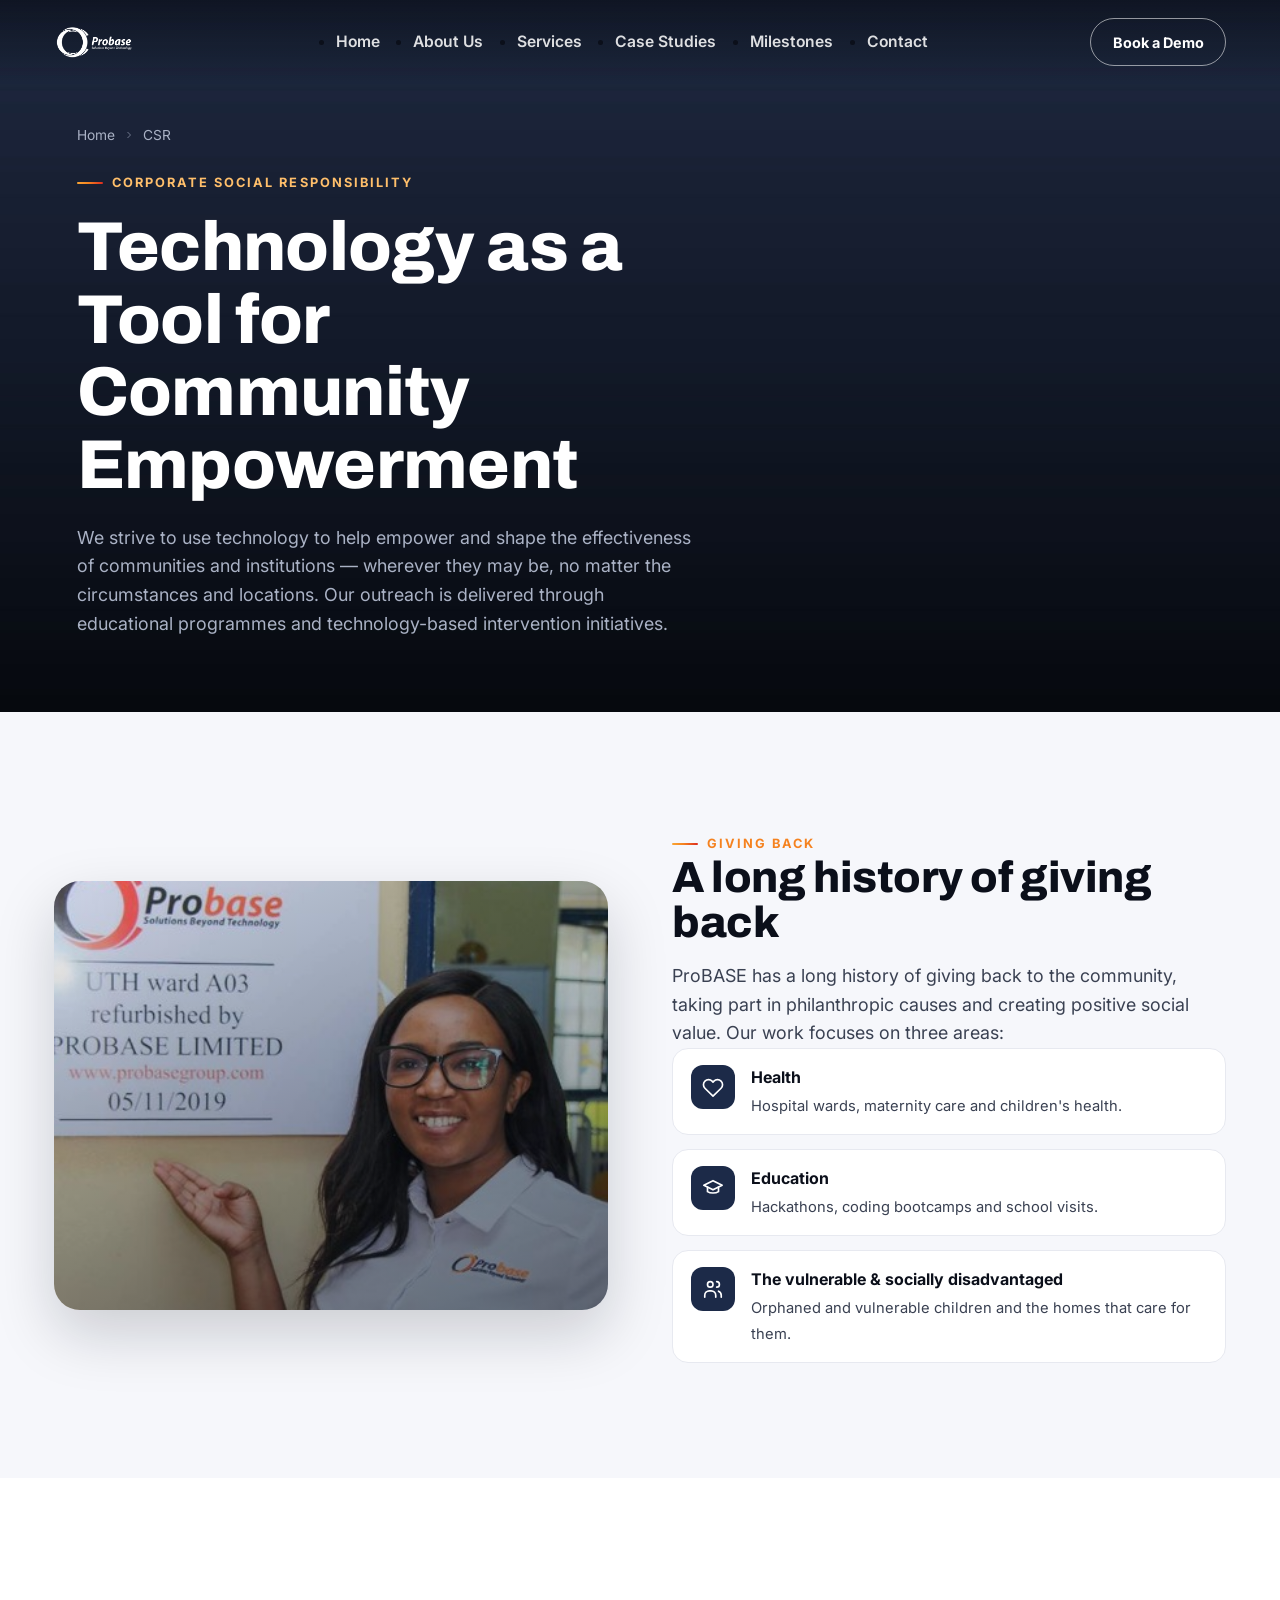
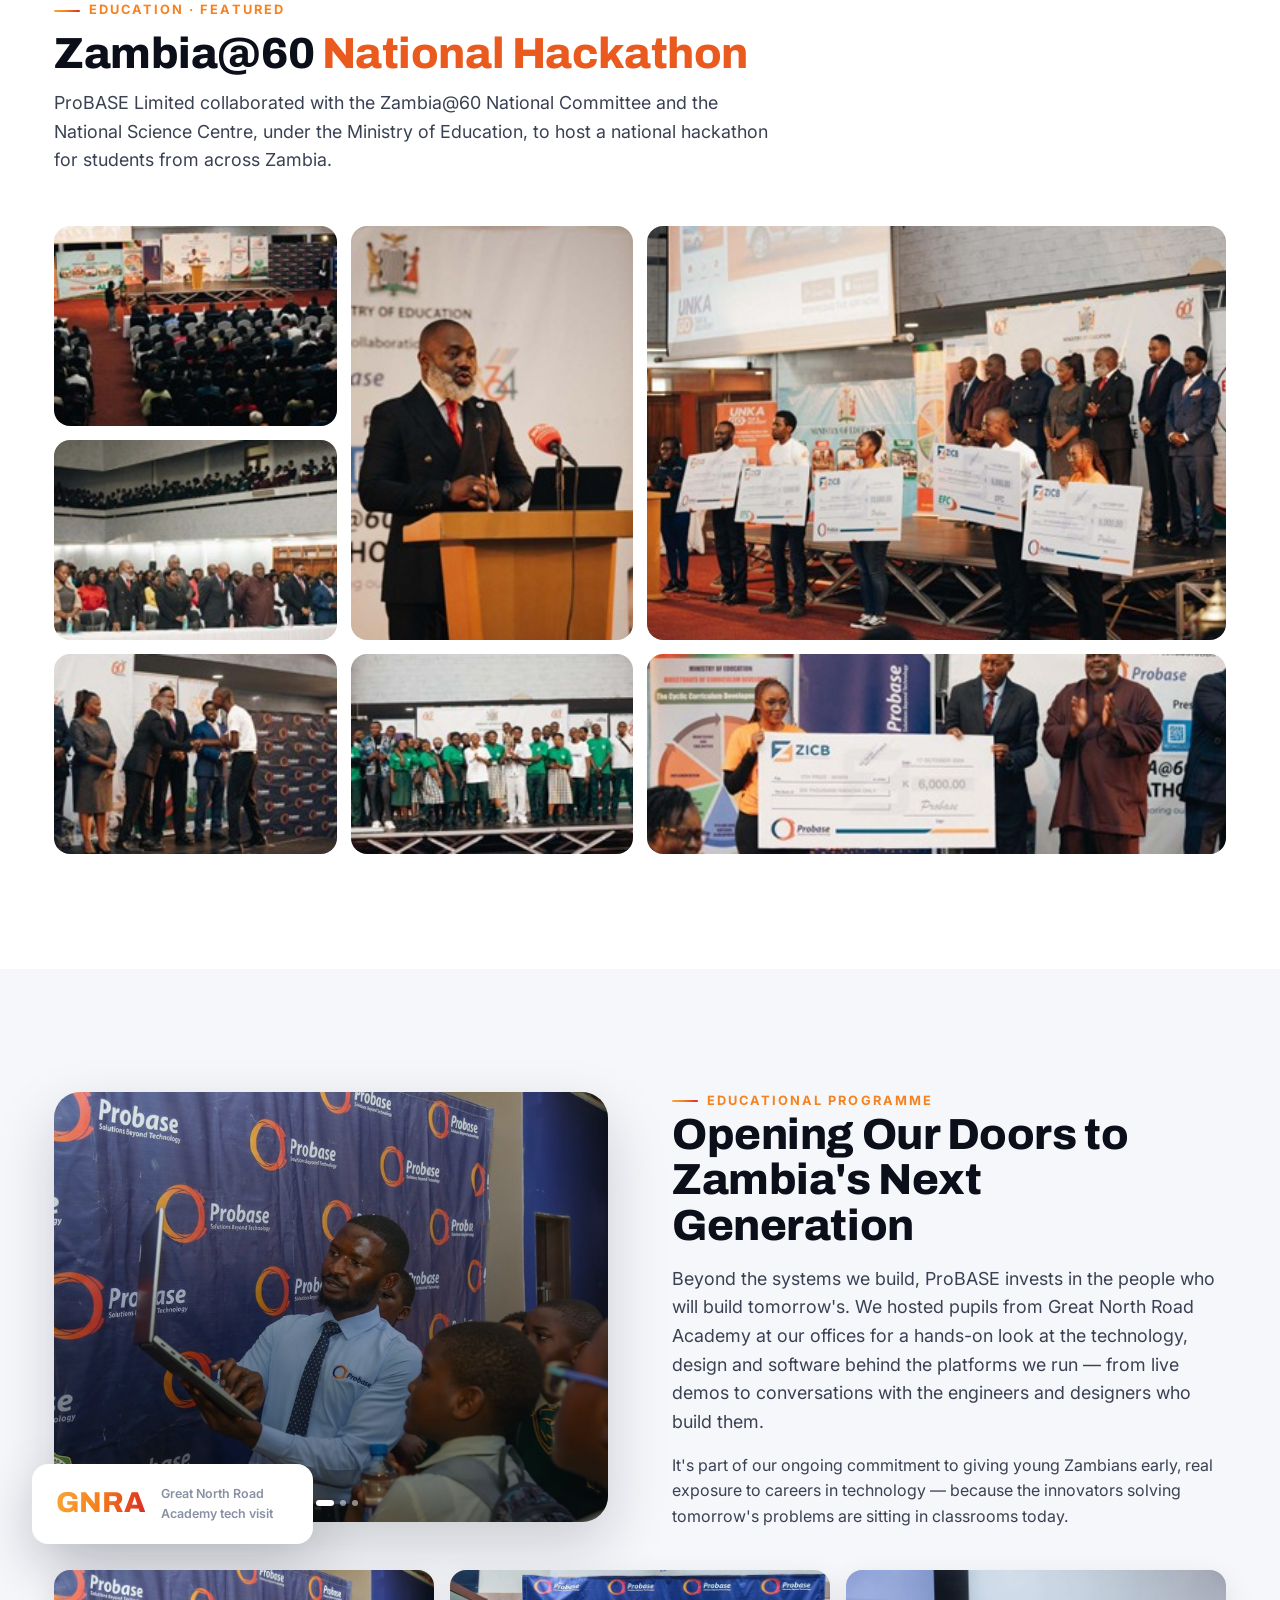
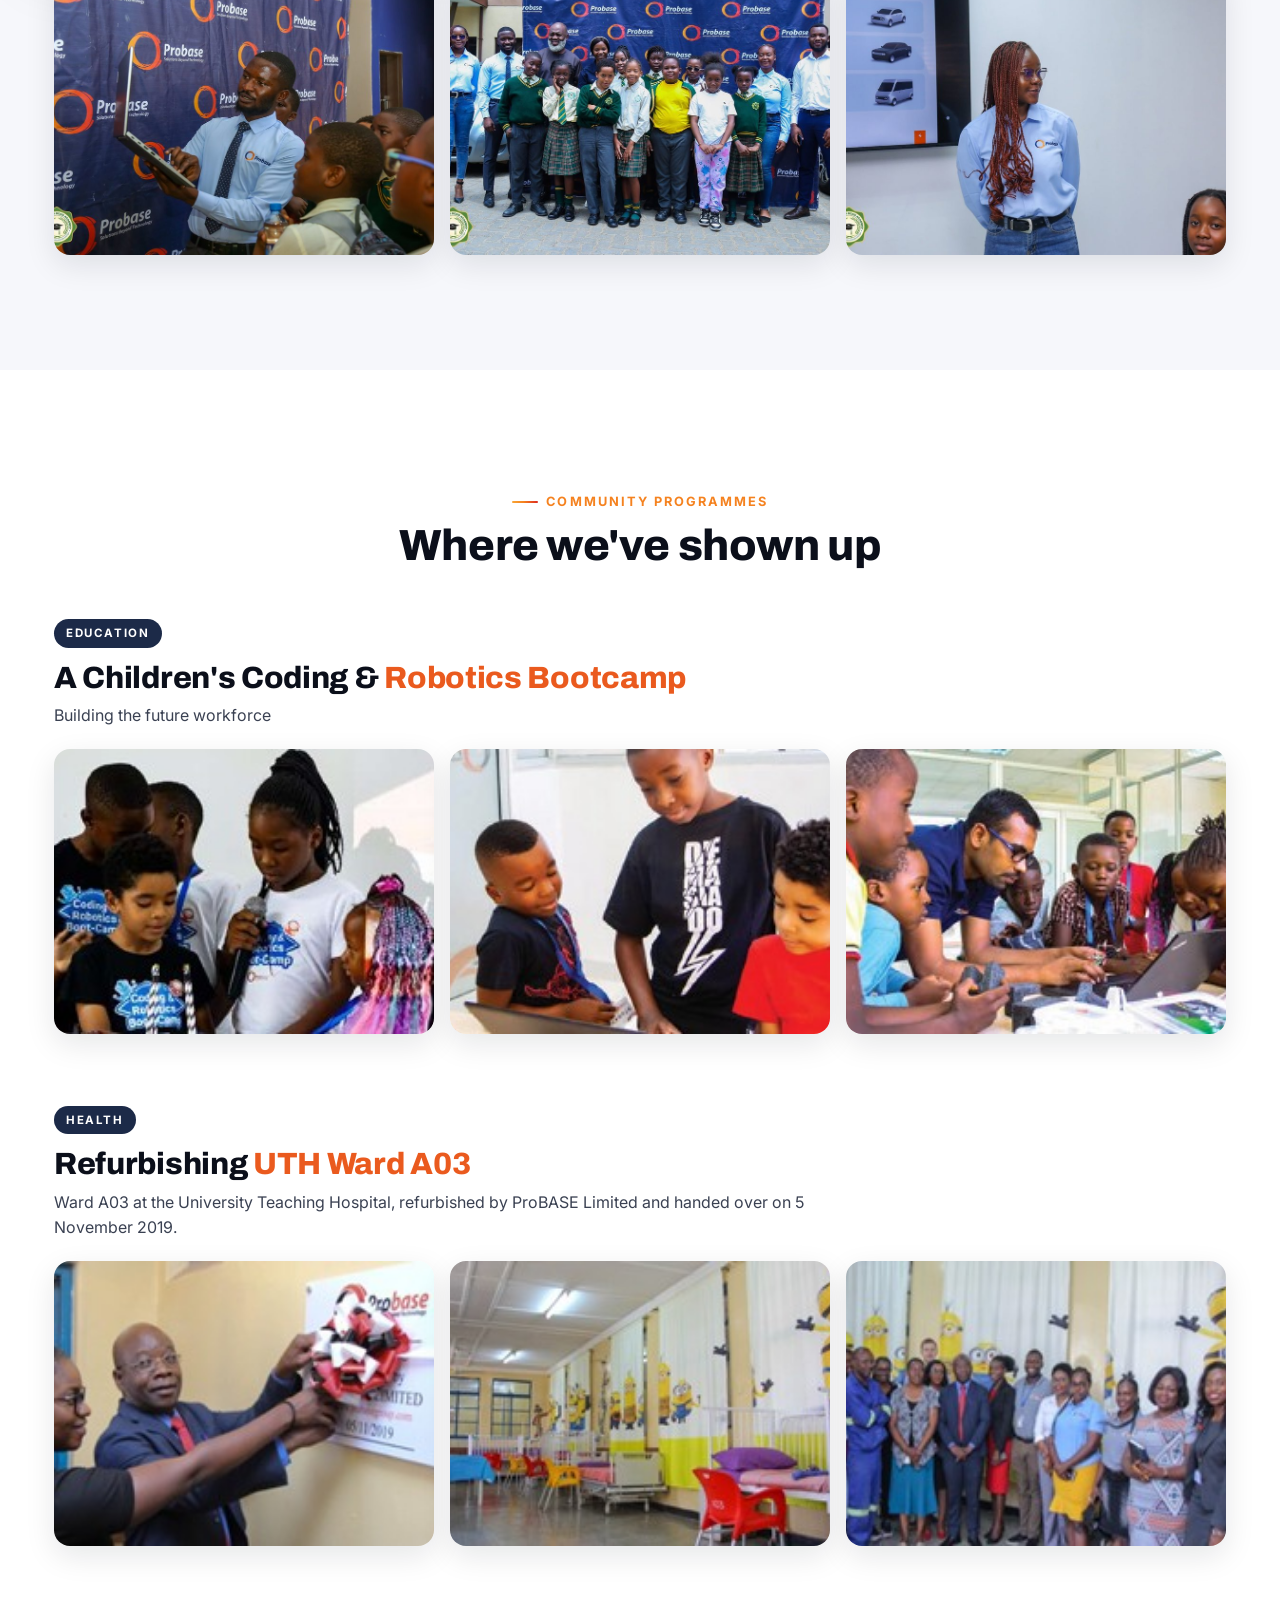
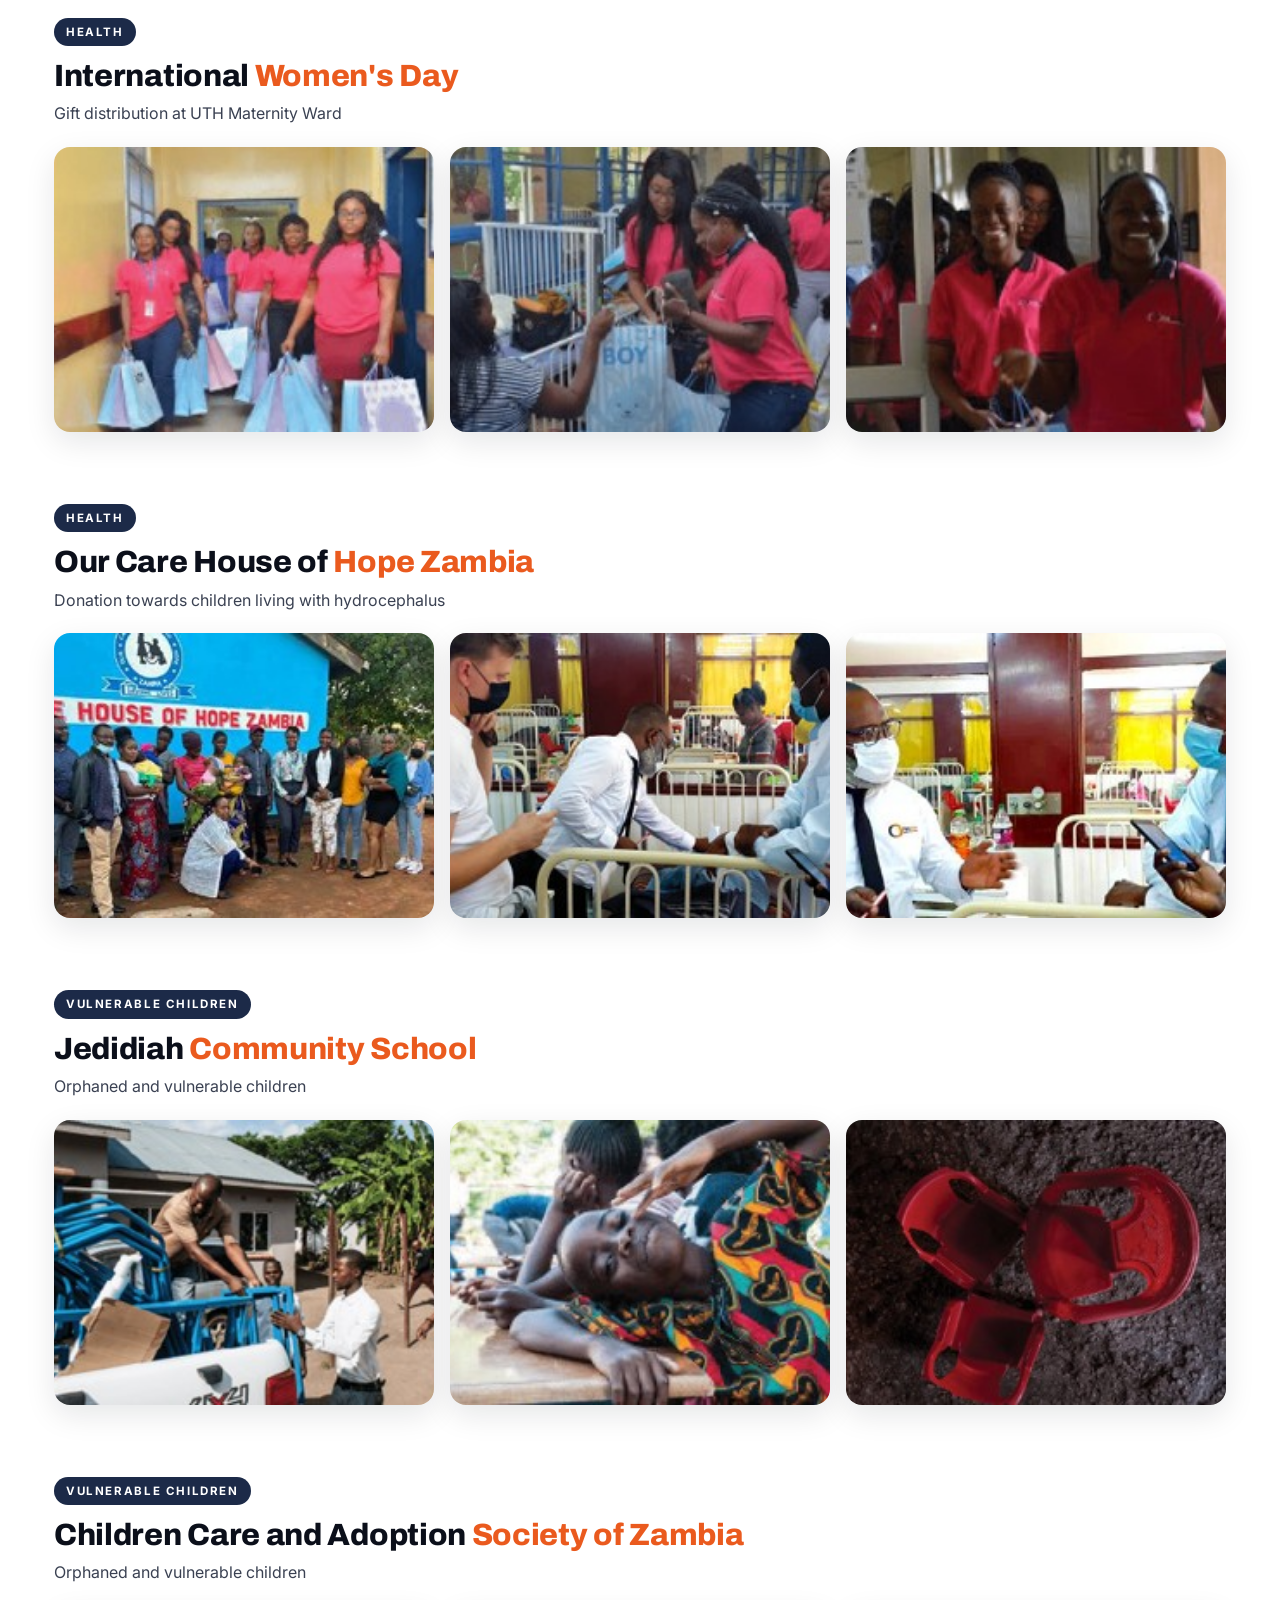
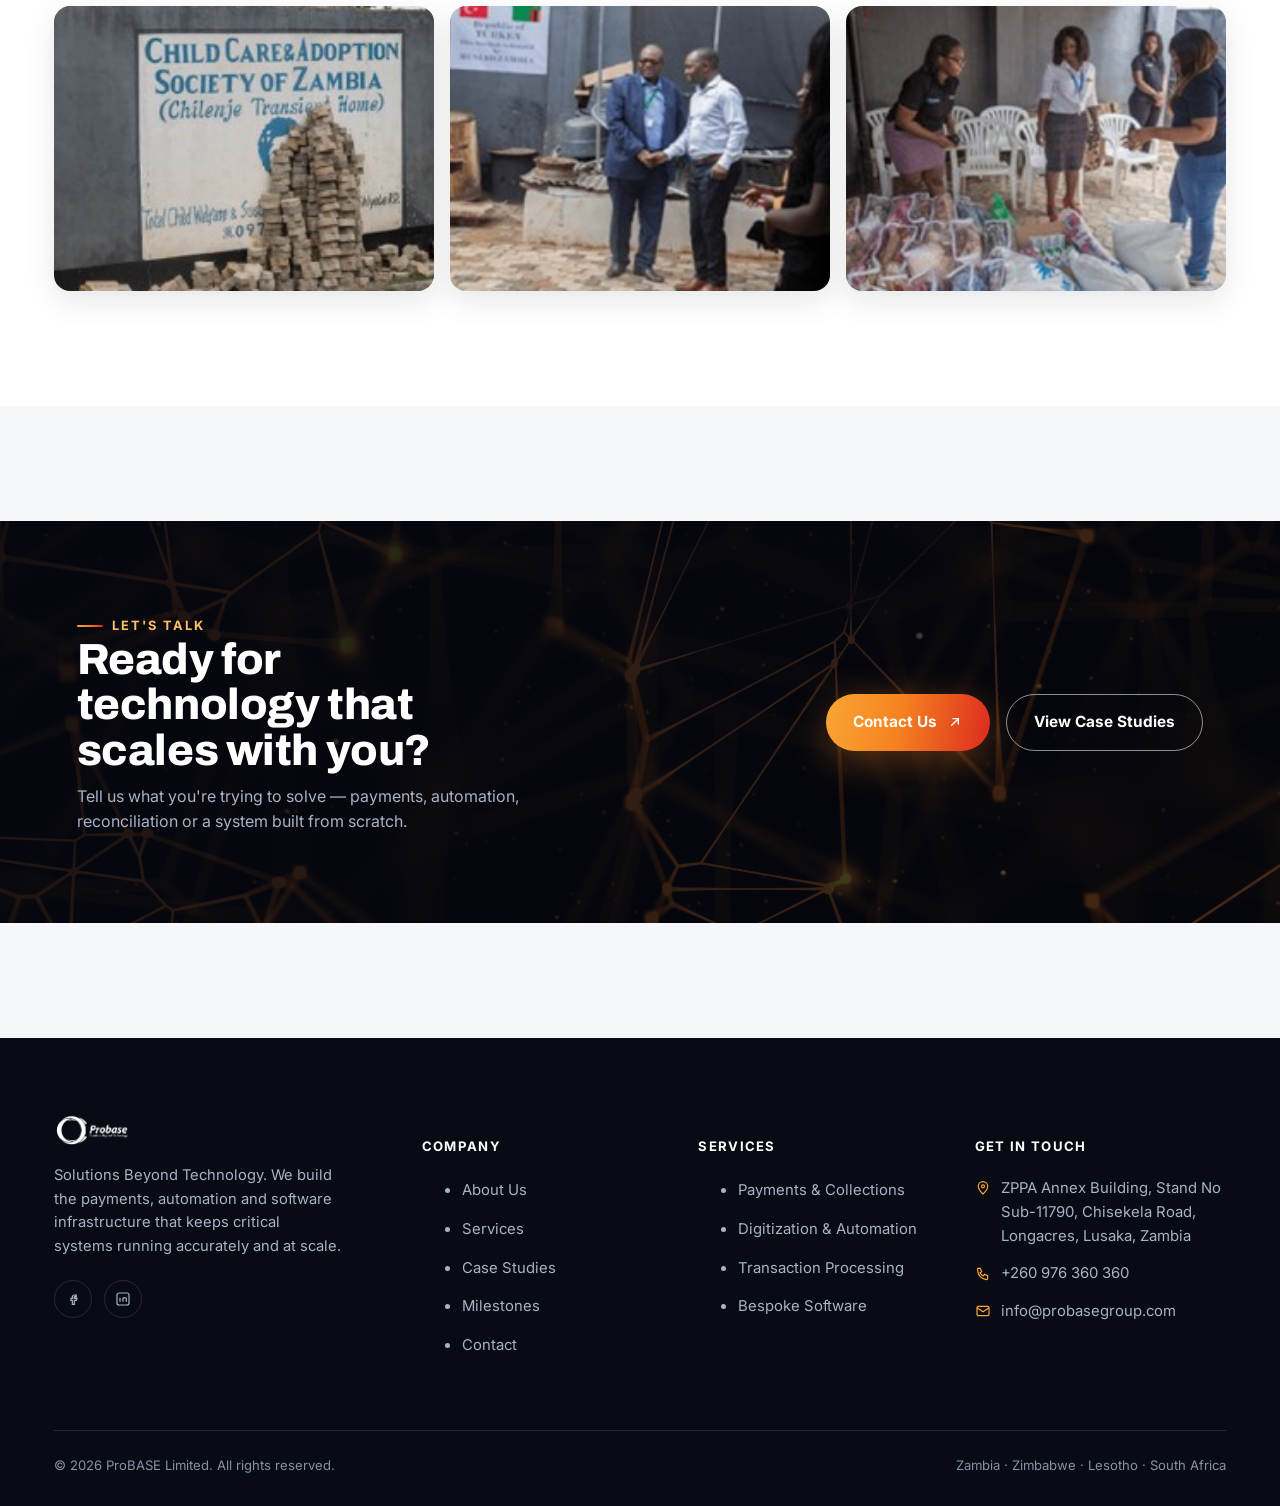
<file: csr.html>
<!doctype html>
<html lang="en">
<head>
<meta charset="UTF-8">
<title>Corporate Social Responsibility | ProBASE</title>
<meta name="description" content="How ProBASE uses technology to empower communities — through educational programmes and technology-based intervention initiatives.">
<meta name="viewport" content="width=device-width, initial-scale=1">
<meta name="theme-color" content="#080b14">

<link rel="icon" type="image/png" sizes="32x32" href="assets/favicon/favicon-32.png">
<link rel="icon" type="image/png" sizes="16x16" href="assets/favicon/favicon-16.png">
<link rel="icon" type="image/png" sizes="192x192" href="assets/favicon/favicon-192.png">
<link rel="apple-touch-icon" sizes="180x180" href="assets/favicon/favicon-180.png">
<link rel="shortcut icon" href="assets/favicon/favicon.ico">

<link rel="preconnect" href="https://fonts.googleapis.com">
<link rel="preconnect" href="https://fonts.gstatic.com" crossorigin>
<link rel="stylesheet" href="css/style.css?v=28">
</head>
<body>

<header class="site-header">
  <div class="container">
    <a href="index.html" class="brand" aria-label="ProBASE home">
      <img src="assets/logo/probase-logo-white.png" alt="ProBASE">
    </a>
    <nav class="main-nav" id="main-nav" aria-label="Primary">
      <ul>
        <li><a href="index.html">Home</a></li>
        <li><a href="about.html">About Us</a></li>
        <li><a href="services.html">Services</a></li>
        <li><a href="case-studies.html">Case Studies</a></li>
        <li><a href="milestones.html">Milestones</a></li>
        <li><a href="contact.html">Contact</a></li>
      </ul>
      <div class="mobile-cta">
        <a href="contact.html" class="btn btn--brand btn--block">Book a Demo</a>
      </div>
    </nav>
    <div class="header-cta">
      <a href="contact.html" class="btn btn--outline">Book a Demo</a>
      <button class="nav-toggle" aria-label="Toggle menu" aria-expanded="false" aria-controls="main-nav">
        <span class="bars"><span></span><span></span><span></span></span>
      </button>
    </div>
  </div>
</header>

<main>

  <!-- HERO -->
  <section class="hero hero--short">
    <div class="hero-image-bg">
      <img src="assets/images/csr-bg.jpg" alt="">
    </div>
    <div class="container">
      <div class="hero-content">
        <div class="crumbs"><a href="index.html">Home</a>
          <svg viewBox="0 0 24 24" fill="none" stroke="currentColor" stroke-width="2"><path d="m9 6 6 6-6 6"/></svg>
          <span>CSR</span>
        </div>
        <p class="eyebrow on-dark">Corporate Social Responsibility</p>
        <h1>Technology as a Tool for Community Empowerment</h1>
        <p class="lead on-dark" style="margin-top:22px;">We strive to use technology to help empower and shape the effectiveness of communities and institutions — wherever they may be, no matter the circumstances and locations. Our outreach is delivered through educational programmes and technology-based intervention initiatives.</p>
      </div>
    </div>
  </section>


  <!-- FOCUS AREAS -->
  <section class="section section--alt" id="focus-areas">
    <div class="container">
      <div class="split">
        <div class="split-media" data-reveal>
          <div class="media-frame"><img src="assets/images/csr/programmes/uth-plaque.jpg" alt="A ProBASE team member beside the plaque marking UTH Ward A03, refurbished by ProBASE Limited on 5 November 2019"></div>
        </div>
        <div data-reveal>
          <p class="eyebrow">Giving back</p>
          <h2>A long history of giving back</h2>
          <p class="lead" style="margin-top:16px;">ProBASE has a long history of giving back to the community, taking part in philanthropic causes and creating positive social value. Our work focuses on three areas:</p>
          <ul class="csr-focus" role="list">
            <li><span class="csr-focus__icon" aria-hidden="true"><svg viewBox="0 0 24 24" fill="none" stroke="currentColor" stroke-width="1.8" stroke-linecap="round" stroke-linejoin="round"><path d="M20.8 5.6a5.5 5.5 0 0 0-7.8 0L12 6.7l-1-1.1a5.5 5.5 0 0 0-7.8 7.8L12 22l8.8-8.6a5.5 5.5 0 0 0 0-7.8Z"/></svg></span><div><strong>Health</strong><span>Hospital wards, maternity care and children's health.</span></div></li>
            <li><span class="csr-focus__icon" aria-hidden="true"><svg viewBox="0 0 24 24" fill="none" stroke="currentColor" stroke-width="1.8" stroke-linecap="round" stroke-linejoin="round"><path d="M2 9 12 4l10 5-10 5L2 9Z"/><path d="M6 11v5c3 2 9 2 12 0v-5"/></svg></span><div><strong>Education</strong><span>Hackathons, coding bootcamps and school visits.</span></div></li>
            <li><span class="csr-focus__icon" aria-hidden="true"><svg viewBox="0 0 24 24" fill="none" stroke="currentColor" stroke-width="1.8" stroke-linecap="round" stroke-linejoin="round"><circle cx="9" cy="7" r="3"/><path d="M3 21v-2a5 5 0 0 1 5-5h2a5 5 0 0 1 5 5v2"/><path d="M16 4a3 3 0 0 1 0 6M21 21v-2a5 5 0 0 0-3-4.6"/></svg></span><div><strong>The vulnerable &amp; socially disadvantaged</strong><span>Orphaned and vulnerable children and the homes that care for them.</span></div></li>
          </ul>
        </div>
      </div>
    </div>
  </section>

  <!-- ZAMBIA@60 NATIONAL HACKATHON -->
  <section class="section" id="zambia-60-hackathon">
    <div class="container">
      <div class="section-head" data-reveal>
        <p class="eyebrow">Education · Featured</p>
        <h2>Zambia@60 <span class="text-accent">National Hackathon</span></h2>
        <p class="lead" style="margin-top:12px; max-width:760px;">ProBASE Limited collaborated with the Zambia@60 National Committee and the National Science Centre, under the Ministry of Education, to host a national hackathon for students from across Zambia.</p>
      </div>
      <div class="hack-grid"><div class="hack-tile hack-tile--1" data-reveal style="--i:0"><img src="assets/images/csr/programmes/hackathon-4.jpg" alt="Students holding ProBASE and ZICB prize cheques on stage" loading="lazy"></div><div class="hack-tile hack-tile--2" data-reveal style="--i:1"><img src="assets/images/csr/programmes/hackathon-3.jpg" alt="A speaker addressing the Zambia@60 National Hackathon" loading="lazy"></div><div class="hack-tile hack-tile--3" data-reveal style="--i:2"><img src="assets/images/csr/programmes/hackathon-1.jpg" alt="A packed hall at the Zambia@60 National Hackathon" loading="lazy"></div><div class="hack-tile hack-tile--4" data-reveal style="--i:3"><img src="assets/images/csr/programmes/hackathon-2.jpg" alt="Guests and officials seated at the hackathon" loading="lazy"></div><div class="hack-tile hack-tile--5" data-reveal style="--i:4"><img src="assets/images/csr/programmes/hackathon-5.jpg" alt="Officials congratulating participants" loading="lazy"></div><div class="hack-tile hack-tile--6" data-reveal style="--i:5"><img src="assets/images/csr/programmes/hackathon-6.jpg" alt="Student participants gathered on stage" loading="lazy"></div><div class="hack-tile hack-tile--7" data-reveal style="--i:0"><img src="assets/images/csr/programmes/hackathon-7.jpg" alt="A winner receiving a ProBASE prize cheque" loading="lazy"></div></div>
    </div>
  </section>
  <!-- INITIATIVE: GREAT NORTH ROAD ACADEMY -->
  <section class="section section--alt" id="great-north-road-academy">
    <div class="container">
      <div class="split">
        <div class="split-media" data-reveal>
          <div class="media-frame media-frame--carousel" data-images="assets/images/csr/csr-hero.jpg,assets/images/csr/csr-2.jpg,assets/images/csr/csr-3.jpg,assets/images/csr/csr-4.jpg">
            <img src="assets/images/csr/csr-hero.jpg" alt="Great North Road Academy pupils in a technology session at ProBASE's offices">
            <div class="media-frame__dots"></div>
          </div>
          <div class="media-badge">
            <div class="stat-num">GNRA</div>
            <span class="label">Great North Road Academy tech visit</span>
          </div>
        </div>
        <div data-reveal>
          <p class="eyebrow">Educational programme</p>
          <h2>Opening Our Doors to Zambia's Next Generation</h2>
          <p class="lead" style="margin-top:16px;">Beyond the systems we build, ProBASE invests in the people who will build tomorrow's. We hosted pupils from Great North Road Academy at our offices for a hands-on look at the technology, design and software behind the platforms we run — from live demos to conversations with the engineers and designers who build them.</p>
          <p style="margin-top:16px; color:var(--ink-soft);">It's part of our ongoing commitment to giving young Zambians early, real exposure to careers in technology — because the innovators solving tomorrow's problems are sitting in classrooms today.</p>
        </div>
      </div>
      <div class="mini-gallery" data-reveal-group>
        <div class="mini-gallery__item" data-reveal style="--i:0"><img src="assets/images/csr/csr-2.jpg" alt="A ProBASE staff member showing pupils a laptop demo"></div>
        <div class="mini-gallery__item" data-reveal style="--i:1"><img src="assets/images/csr/csr-3.jpg" alt="ProBASE team and Great North Road Academy pupils at the office"></div>
        <div class="mini-gallery__item" data-reveal style="--i:2"><img src="assets/images/csr/csr-4.jpg" alt="A ProBASE presenter walking pupils through a design tool on screen"></div>
      </div>
    </div>
  </section>


  <!-- COMMUNITY PROGRAMMES -->
  <section class="section" id="programmes">
    <div class="container">
      <div class="section-head center" data-reveal>
        <p class="eyebrow">Community programmes</p>
        <h2>Where we've shown up</h2>
      </div>
      <div class="csr-progs">

        <article class="csr-prog" id="coding" data-reveal>
          <div class="csr-prog__head">
            <span class="csr-tag">Education</span>
            <h3>A Children's Coding &amp; <span class="text-accent">Robotics Bootcamp</span></h3>
            <p class="csr-sub">Building the future workforce</p>
            
          </div>
          <div class="mini-gallery"><div class="mini-gallery__item" data-reveal style="--i:0"><img src="assets/images/csr/programmes/coding-1.jpg" alt="Children at the coding and robotics bootcamp" loading="lazy"></div><div class="mini-gallery__item" data-reveal style="--i:1"><img src="assets/images/csr/programmes/coding-2.jpg" alt="Young learners working together on a laptop" loading="lazy"></div><div class="mini-gallery__item" data-reveal style="--i:2"><img src="assets/images/csr/programmes/coding-3.jpg" alt="A mentor guiding children through a robotics kit" loading="lazy"></div></div>
        </article>

        <article class="csr-prog" id="uth-a03" data-reveal>
          <div class="csr-prog__head">
            <span class="csr-tag">Health</span>
            <h3>Refurbishing <span class="text-accent">UTH Ward A03</span></h3>
            <p class="csr-sub">Ward A03 at the University Teaching Hospital, refurbished by ProBASE Limited and handed over on 5 November 2019.</p>
            
          </div>
          <div class="mini-gallery"><div class="mini-gallery__item" data-reveal style="--i:0"><img src="assets/images/csr/programmes/uth-a03-1.jpg" alt="Unveiling the plaque at the refurbished UTH Ward A03" loading="lazy"></div><div class="mini-gallery__item" data-reveal style="--i:1"><img src="assets/images/csr/programmes/uth-a03-2.jpg" alt="The refurbished children's ward with new beds and decor" loading="lazy"></div><div class="mini-gallery__item" data-reveal style="--i:2"><img src="assets/images/csr/programmes/uth-a03-3.jpg" alt="Hospital staff and the ProBASE team at the handover" loading="lazy"></div></div>
        </article>

        <article class="csr-prog" id="womens-day" data-reveal>
          <div class="csr-prog__head">
            <span class="csr-tag">Health</span>
            <h3>International <span class="text-accent">Women's Day</span></h3>
            <p class="csr-sub">Gift distribution at UTH Maternity Ward</p>
            
          </div>
          <div class="mini-gallery"><div class="mini-gallery__item" data-reveal style="--i:0"><img src="assets/images/csr/programmes/womens-day-1.jpg" alt="ProBASE women arriving at the UTH Maternity Ward with gifts" loading="lazy"></div><div class="mini-gallery__item" data-reveal style="--i:1"><img src="assets/images/csr/programmes/womens-day-2.jpg" alt="Handing gift bags to new mothers" loading="lazy"></div><div class="mini-gallery__item" data-reveal style="--i:2"><img src="assets/images/csr/programmes/womens-day-3.jpg" alt="ProBASE team members at the maternity ward" loading="lazy"></div></div>
        </article>

        <article class="csr-prog" id="care-house" data-reveal>
          <div class="csr-prog__head">
            <span class="csr-tag">Health</span>
            <h3>Our Care House of <span class="text-accent">Hope Zambia</span></h3>
            <p class="csr-sub">Donation towards children living with hydrocephalus</p>
            
          </div>
          <div class="mini-gallery"><div class="mini-gallery__item" data-reveal style="--i:0"><img src="assets/images/csr/programmes/care-house-1.jpg" alt="The ProBASE team with caregivers at Our Care House of Hope Zambia" loading="lazy"></div><div class="mini-gallery__item" data-reveal style="--i:1"><img src="assets/images/csr/programmes/care-house-2.jpg" alt="Visiting the children's ward" loading="lazy"></div><div class="mini-gallery__item" data-reveal style="--i:2"><img src="assets/images/csr/programmes/care-house-3.jpg" alt="The ProBASE team speaking with hospital staff" loading="lazy"></div></div>
        </article>

        <article class="csr-prog" id="jedidiah" data-reveal>
          <div class="csr-prog__head">
            <span class="csr-tag">Vulnerable children</span>
            <h3>Jedidiah <span class="text-accent">Community School</span></h3>
            <p class="csr-sub">Orphaned and vulnerable children</p>
            
          </div>
          <div class="mini-gallery"><div class="mini-gallery__item" data-reveal style="--i:0"><img src="assets/images/csr/programmes/jedidiah-1.jpg" alt="Unloading school furniture at Jedidiah Community School" loading="lazy"></div><div class="mini-gallery__item" data-reveal style="--i:1"><img src="assets/images/csr/programmes/jedidiah-2.jpg" alt="A pupil resting on a classroom desk" loading="lazy"></div><div class="mini-gallery__item" data-reveal style="--i:2"><img src="assets/images/csr/programmes/jedidiah-3.jpg" alt="Broken plastic chairs on the classroom floor" loading="lazy"></div></div>
        </article>

        <article class="csr-prog" id="child-care" data-reveal>
          <div class="csr-prog__head">
            <span class="csr-tag">Vulnerable children</span>
            <h3>Children Care and Adoption <span class="text-accent">Society of Zambia</span></h3>
            <p class="csr-sub">Orphaned and vulnerable children</p>
            
          </div>
          <div class="mini-gallery"><div class="mini-gallery__item" data-reveal style="--i:0"><img src="assets/images/csr/programmes/child-care-1.jpg" alt="The Child Care and Adoption Society of Zambia, Chilenje Transit Home" loading="lazy"></div><div class="mini-gallery__item" data-reveal style="--i:1"><img src="assets/images/csr/programmes/child-care-2.jpg" alt="The ProBASE team meeting the home's management" loading="lazy"></div><div class="mini-gallery__item" data-reveal style="--i:2"><img src="assets/images/csr/programmes/child-care-3.jpg" alt="Donated food and supplies being sorted" loading="lazy"></div></div>
        </article>
      </div>
    </div>
  </section>

  <!-- CTA -->
  <section class="section section--alt">
    <div class="container cta-wide">
      <div class="cta-band" data-reveal>
        <img src="assets/images/bg-techno-dots.jpg" alt="">
        <div class="cta-inner">
          <div>
            <p class="eyebrow on-dark">Let's talk</p>
            <h2>Ready for technology that scales with you?</h2>
            <p>Tell us what you're trying to solve — payments, automation, reconciliation or a system built from scratch.</p>
          </div>
          <div class="cta-actions">
            <a href="contact.html" class="btn btn--brand">
              Contact Us
              <svg viewBox="0 0 24 24" fill="none" stroke="currentColor" stroke-width="2" stroke-linecap="round"><path d="M7 17 17 7M9 7h8v8"/></svg>
            </a>
            <a href="case-studies.html" class="btn btn--outline">View Case Studies</a>
          </div>
        </div>
      </div>
    </div>
  </section>

</main>

<footer class="site-footer">
  <div class="container">
    <div class="footer-top">
      <div class="footer-brand">
        <img src="assets/logo/probase-logo-white.png" alt="ProBASE">
        <p>Solutions Beyond Technology. We build the payments, automation and software infrastructure that keeps critical systems running accurately and at scale.</p>
        <div class="footer-social">
          <a href="https://facebook.com/probasegroup" target="_blank" rel="noopener" aria-label="ProBASE on Facebook">
            <svg viewBox="0 0 24 24" fill="none" stroke="currentColor" stroke-width="1.8"><path d="M14 9h3V6h-3c-1.66 0-3 1.34-3 3v2H9v3h2v6h3v-6h3l1-3h-4V9c0-.55.45-1 1-1Z"/></svg>
          </a>
          <a href="https://linkedin.com/company/probase-limited-zambia" target="_blank" rel="noopener" aria-label="ProBASE on LinkedIn">
            <svg viewBox="0 0 24 24" fill="none" stroke="currentColor" stroke-width="1.8"><rect x="3" y="3" width="18" height="18" rx="3"/><path d="M7.5 10v6M7.5 7.5v.01M12 16v-3.5c0-1.4 1-2.5 2.5-2.5S17 11.1 17 12.5V16M12 10v6"/></svg>
          </a>
        </div>
      </div>
      <div class="footer-col">
        <h5>Company</h5>
        <ul>
          <li><a href="about.html">About Us</a></li>
          <li><a href="services.html">Services</a></li>
          <li><a href="case-studies.html">Case Studies</a></li>
          <li><a href="milestones.html">Milestones</a></li>
          <li><a href="contact.html">Contact</a></li>
        </ul>
      </div>
      <div class="footer-col">
        <h5>Services</h5>
        <ul>
          <li><a href="services.html#payments">Payments &amp; Collections</a></li>
          <li><a href="services.html#digitization">Digitization &amp; Automation</a></li>
          <li><a href="services.html#transactions">Transaction Processing</a></li>
          <li><a href="services.html#software">Bespoke Software</a></li>
        </ul>
      </div>
      <div class="footer-col">
        <h5>Get in touch</h5>
        <div class="contact-line">
          <svg viewBox="0 0 24 24" fill="none" stroke="currentColor" stroke-width="1.8"><path d="M12 21s7-6.1 7-11.5A7 7 0 0 0 5 9.5C5 14.9 12 21 12 21Z"/><circle cx="12" cy="9.5" r="2.3"/></svg>
          <span>ZPPA Annex Building, Stand No Sub-11790, Chisekela Road, Longacres, Lusaka, Zambia</span>
        </div>
        <div class="contact-line">
          <svg viewBox="0 0 24 24" fill="none" stroke="currentColor" stroke-width="1.8"><path d="M4 5h4l2 5-2.5 1.5a11 11 0 0 0 5 5L14 14l5 2v4a2 2 0 0 1-2 2A15 15 0 0 1 4 7a2 2 0 0 1 0-2Z"/></svg>
          <a href="tel:+260976360360">+260 976 360 360</a>
        </div>
        <div class="contact-line">
          <svg viewBox="0 0 24 24" fill="none" stroke="currentColor" stroke-width="1.8"><rect x="3" y="5" width="18" height="14" rx="2"/><path d="m3 7 9 6 9-6"/></svg>
          <a href="mailto:info@probasegroup.com">info@probasegroup.com</a>
        </div>
      </div>
    </div>
    <div class="footer-bottom">
      <p>&copy; <span id="year"></span> ProBASE Limited. All rights reserved.</p>
      <div class="legal-links"><span>Zambia · Zimbabwe · Lesotho · South Africa</span></div>
    </div>
  </div>
</footer>

<script src="js/main.js?v=14"></script>
</body>
</html>
</file>
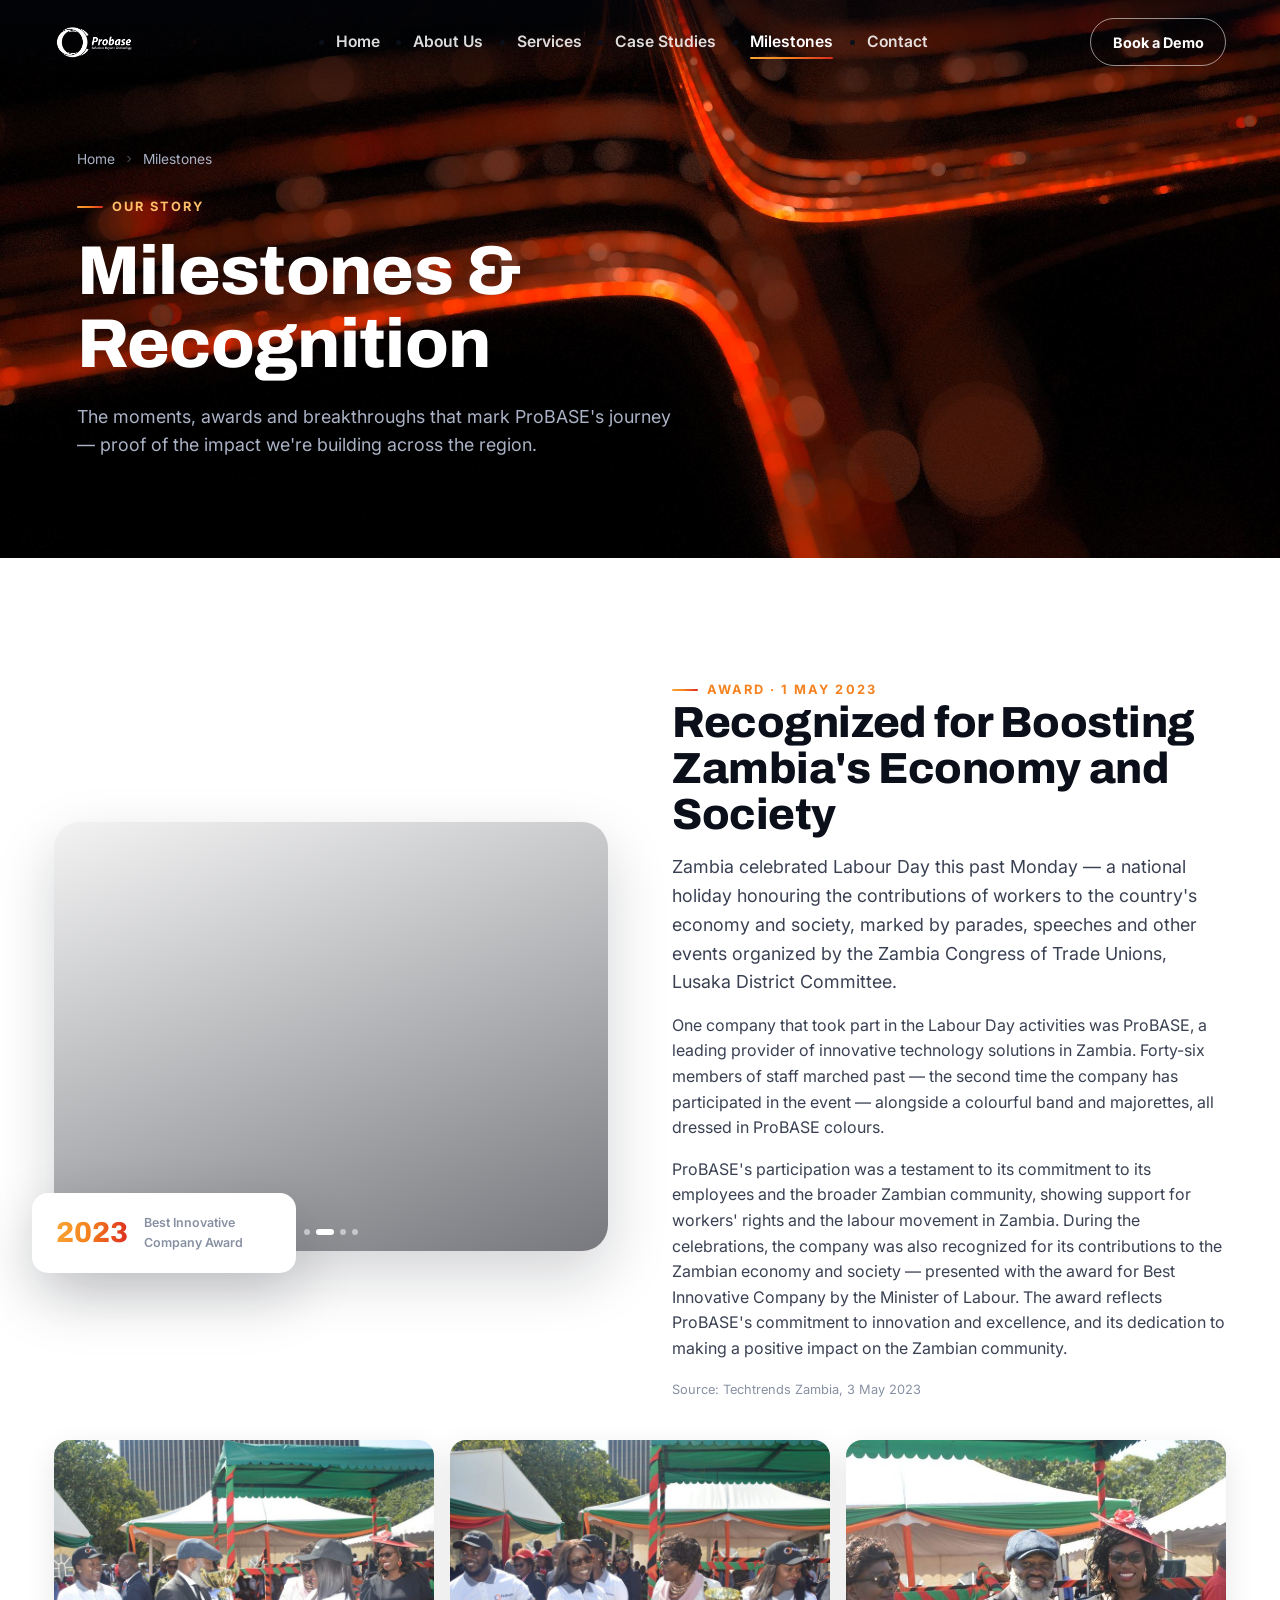
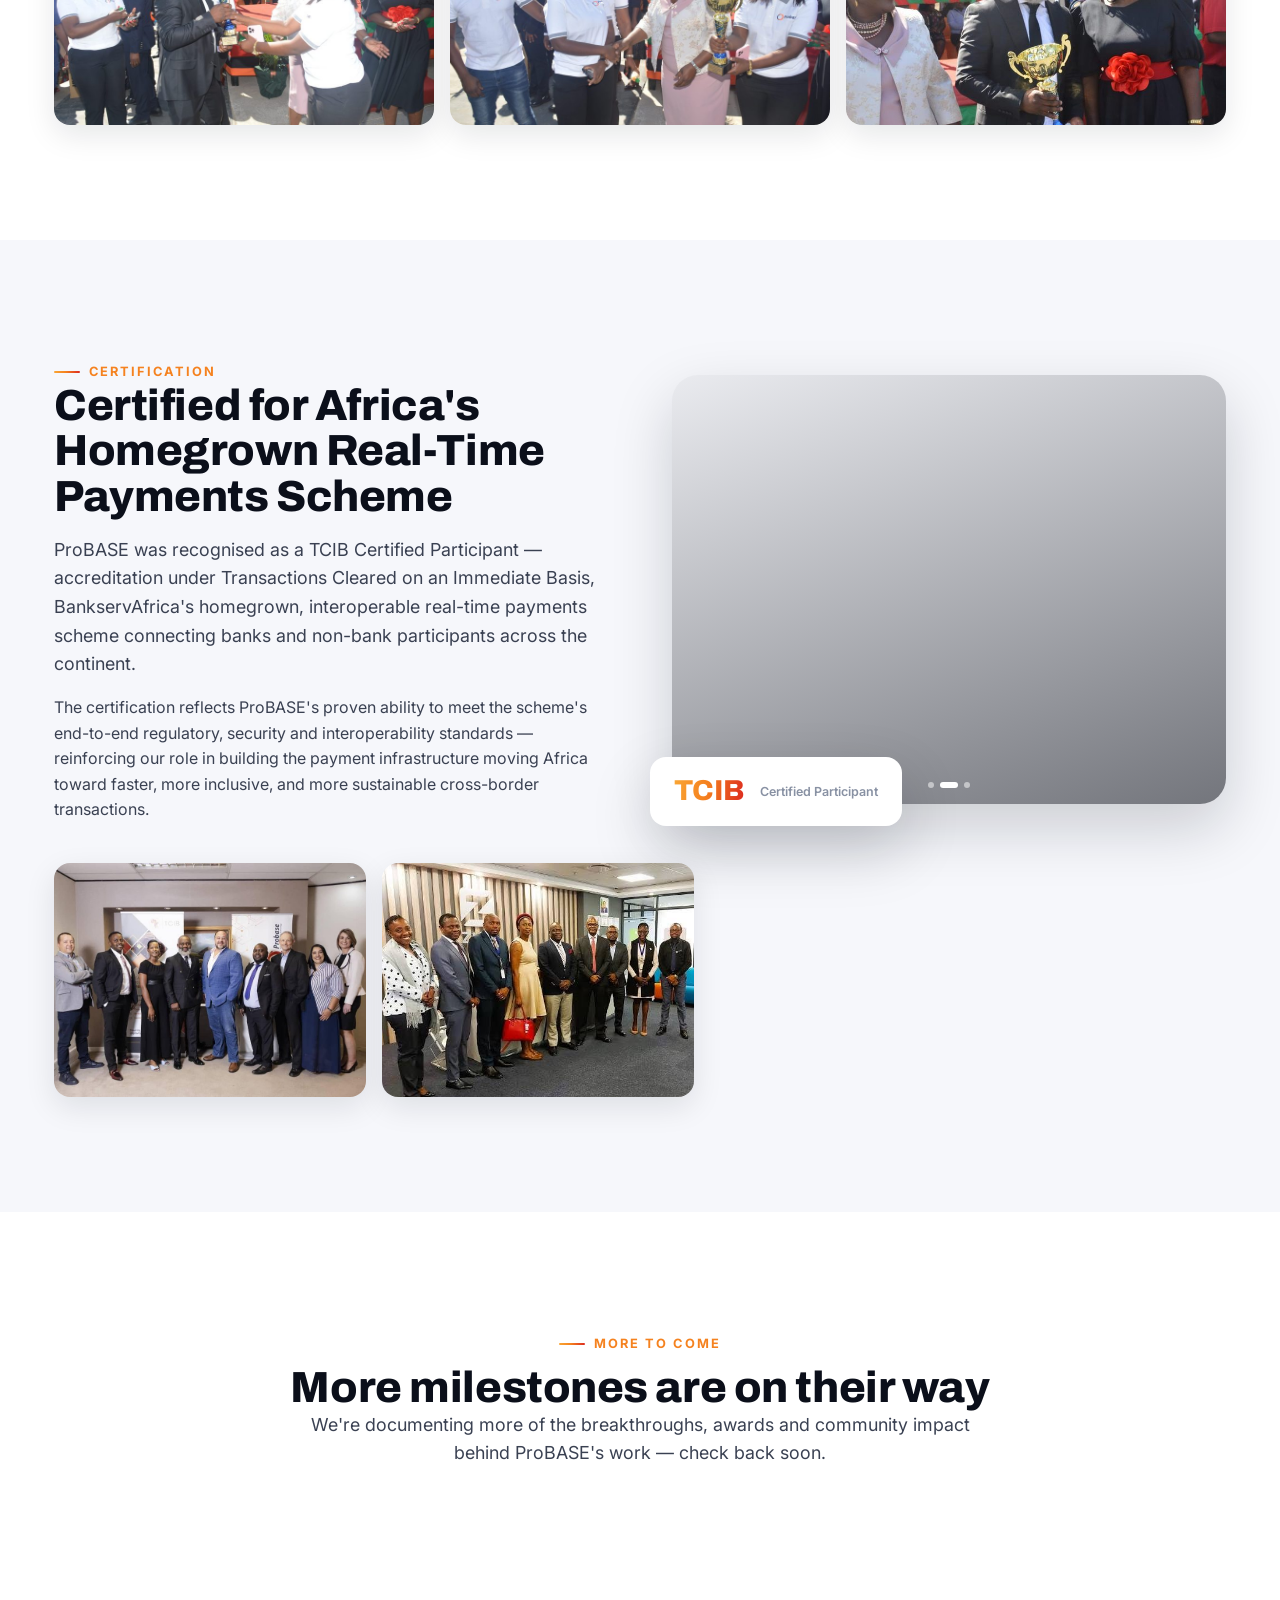
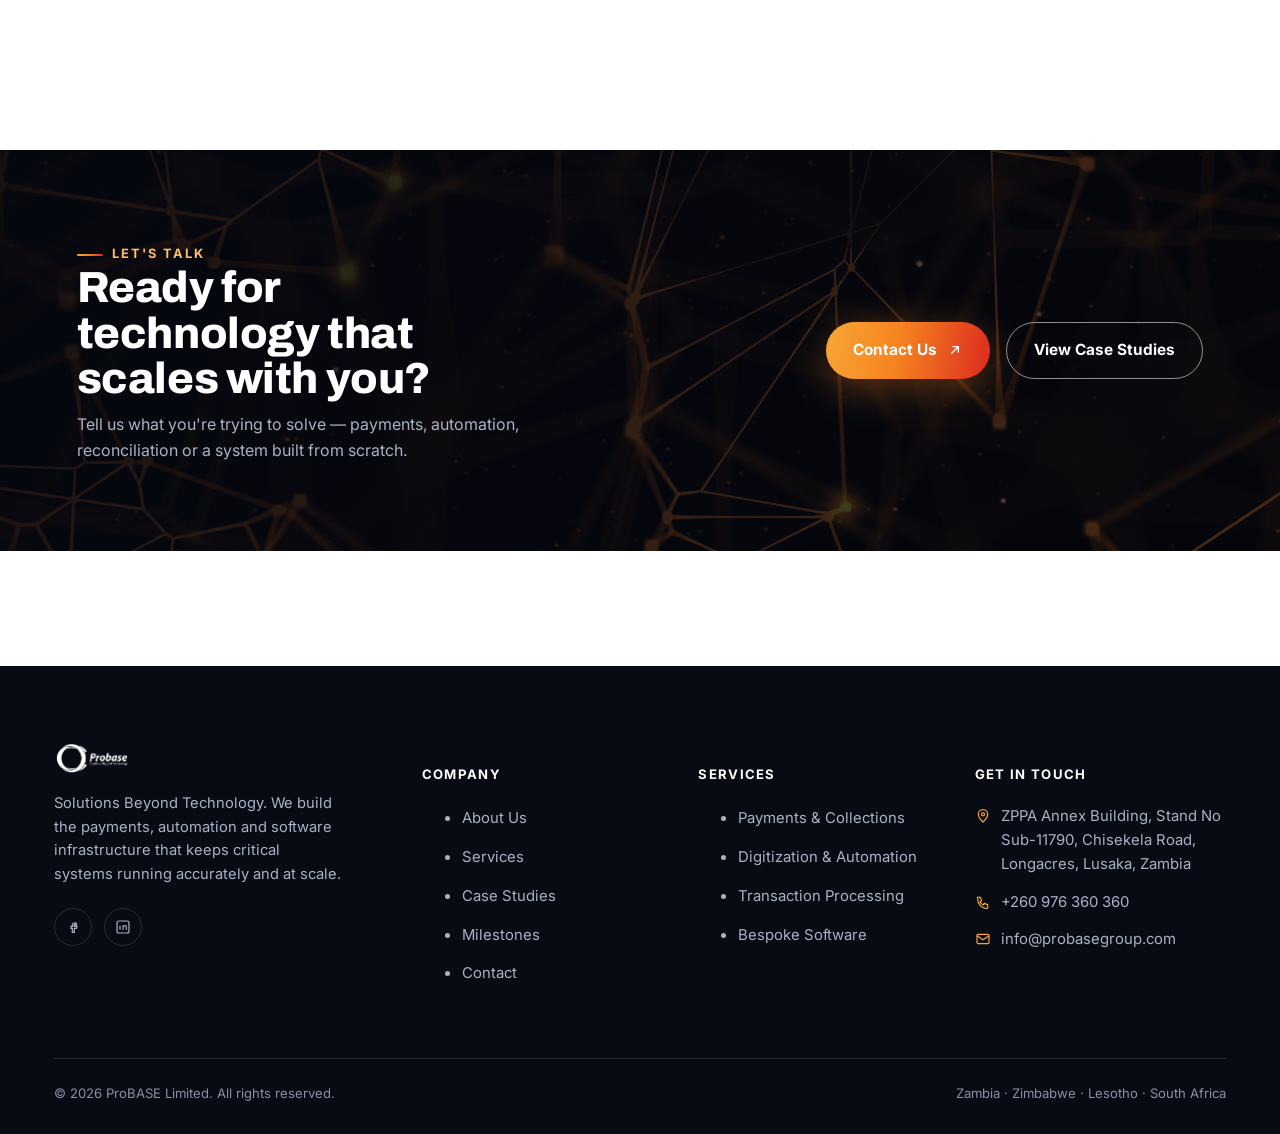
<file: milestones.html>
<!doctype html>
<html lang="en">
<head>
<meta charset="UTF-8">
<title>Milestones &amp; Recognition | ProBASE</title>
<meta name="description" content="The moments, awards and breakthroughs that mark ProBASE's journey — from national recognition to the milestones behind SmartPAY.">
<meta name="viewport" content="width=device-width, initial-scale=1">
<meta name="theme-color" content="#080b14">

<link rel="icon" type="image/png" sizes="32x32" href="assets/favicon/favicon-32.png">
<link rel="icon" type="image/png" sizes="16x16" href="assets/favicon/favicon-16.png">
<link rel="icon" type="image/png" sizes="192x192" href="assets/favicon/favicon-192.png">
<link rel="apple-touch-icon" sizes="180x180" href="assets/favicon/favicon-180.png">
<link rel="shortcut icon" href="assets/favicon/favicon.ico">

<link rel="preconnect" href="https://fonts.googleapis.com">
<link rel="preconnect" href="https://fonts.gstatic.com" crossorigin>
<link rel="stylesheet" href="css/style.css?v=28">
</head>
<body>

<header class="site-header">
  <div class="container">
    <a href="index.html" class="brand" aria-label="ProBASE home">
      <img src="assets/logo/probase-logo-white.png" alt="ProBASE">
    </a>
    <nav class="main-nav" id="main-nav" aria-label="Primary">
      <ul>
        <li><a href="index.html">Home</a></li>
        <li><a href="about.html">About Us</a></li>
        <li><a href="services.html">Services</a></li>
        <li><a href="case-studies.html">Case Studies</a></li>
        <li><a href="milestones.html">Milestones</a></li>
        <li><a href="contact.html">Contact</a></li>
      </ul>
      <div class="mobile-cta">
        <a href="contact.html" class="btn btn--brand btn--block">Book a Demo</a>
      </div>
    </nav>
    <div class="header-cta">
      <a href="contact.html" class="btn btn--outline">Book a Demo</a>
      <button class="nav-toggle" aria-label="Toggle menu" aria-expanded="false" aria-controls="main-nav">
        <span class="bars"><span></span><span></span><span></span></span>
      </button>
    </div>
  </div>
</header>

<main>

  <!-- HERO -->
  <section class="hero hero--short">
    <div class="hero-image-bg">
      <img src="assets/images/bg-orange-lines.jpg" alt="">
    </div>
    <div class="container">
      <div class="hero-content">
        <div class="crumbs"><a href="index.html">Home</a>
          <svg viewBox="0 0 24 24" fill="none" stroke="currentColor" stroke-width="2"><path d="m9 6 6 6-6 6"/></svg>
          <span>Milestones</span>
        </div>
        <p class="eyebrow on-dark">Our story</p>
        <h1>Milestones &amp; Recognition</h1>
        <p class="lead on-dark" style="margin-top:22px;">The moments, awards and breakthroughs that mark ProBASE's journey — proof of the impact we're building across the region.</p>
      </div>
    </div>
  </section>

  <!-- MILESTONE: LABOUR DAY 2023 AWARD -->
  <section class="section" id="labour-day-2023-award">
    <div class="container">
      <div class="split">
        <div class="split-media" data-reveal>
          <div class="media-frame media-frame--carousel" data-images="assets/images/milestones/labour-day-hero.jpg,assets/images/milestones/labour-day-2.jpg,assets/images/milestones/labour-day-3.jpg,assets/images/milestones/labour-day-4.jpg">
            <img src="assets/images/milestones/labour-day-hero.jpg" alt="ProBASE staff receiving the Best Innovative Company trophy at Zambia's 2023 Labour Day celebrations">
            <div class="media-frame__dots"></div>
          </div>
          <div class="media-badge">
            <div class="stat-num">2023</div>
            <span class="label">Best Innovative Company Award</span>
          </div>
        </div>
        <div data-reveal>
          <p class="eyebrow">Award · 1 May 2023</p>
          <h2>Recognized for Boosting Zambia's Economy and Society</h2>
          <p class="lead" style="margin-top:16px;">Zambia celebrated Labour Day this past Monday — a national holiday honouring the contributions of workers to the country's economy and society, marked by parades, speeches and other events organized by the Zambia Congress of Trade Unions, Lusaka District Committee.</p>
          <p style="margin-top:16px; color:var(--ink-soft);">One company that took part in the Labour Day activities was ProBASE, a leading provider of innovative technology solutions in Zambia. Forty-six members of staff marched past — the second time the company has participated in the event — alongside a colourful band and majorettes, all dressed in ProBASE colours.</p>
          <p style="margin-top:16px; color:var(--ink-soft);">ProBASE's participation was a testament to its commitment to its employees and the broader Zambian community, showing support for workers' rights and the labour movement in Zambia. During the celebrations, the company was also recognized for its contributions to the Zambian economy and society — presented with the award for Best Innovative Company by the Minister of Labour. The award reflects ProBASE's commitment to innovation and excellence, and its dedication to making a positive impact on the Zambian community.</p>
          <p class="stat-note" style="margin-top:18px;">Source: <a href="https://www.techtrends.co.zm/probase-recognized-for-boosting-zambias-economy-and-society/" target="_blank" rel="noopener">Techtrends Zambia, 3 May 2023</a></p>
        </div>
      </div>
      <div class="mini-gallery" data-reveal-group>
        <div class="mini-gallery__item" data-reveal style="--i:0"><img src="assets/images/milestones/labour-day-2.jpg" alt="ProBASE staff at Lusaka's 2023 Labour Day celebrations"></div>
        <div class="mini-gallery__item" data-reveal style="--i:1"><img src="assets/images/milestones/labour-day-3.jpg" alt="ProBASE team celebrating with the Best Innovative Company trophy"></div>
        <div class="mini-gallery__item" data-reveal style="--i:2"><img src="assets/images/milestones/labour-day-4.jpg" alt="ProBASE representatives with the 2023 Labour Award trophy"></div>
      </div>
    </div>
  </section>

  <!-- MILESTONE: TCIB CERTIFICATION -->
  <section class="section section--alt" id="tcib-certification">
    <div class="container">
      <div class="split reverse">
        <div class="split-media" data-reveal>
          <div class="media-frame media-frame--carousel" data-images="assets/images/milestones/tcib-hero.jpg,assets/images/milestones/tcib-2.jpg,assets/images/milestones/tcib-3.jpg">
            <img src="assets/images/milestones/tcib-hero.jpg" alt="ProBASE receiving TCIB Certified Participant accreditation from BankservAfrica">
            <div class="media-frame__dots"></div>
          </div>
          <div class="media-badge">
            <div class="stat-num">TCIB</div>
            <span class="label">Certified Participant</span>
          </div>
        </div>
        <div data-reveal>
          <p class="eyebrow">Certification</p>
          <h2>Certified for Africa's Homegrown Real-Time Payments Scheme</h2>
          <p class="lead" style="margin-top:16px;">ProBASE was recognised as a TCIB Certified Participant — accreditation under Transactions Cleared on an Immediate Basis, BankservAfrica's homegrown, interoperable real-time payments scheme connecting banks and non-bank participants across the continent.</p>
          <p style="margin-top:16px; color:var(--ink-soft);">The certification reflects ProBASE's proven ability to meet the scheme's end-to-end regulatory, security and interoperability standards — reinforcing our role in building the payment infrastructure moving Africa toward faster, more inclusive, and more sustainable cross-border transactions.</p>
        </div>
      </div>
      <div class="mini-gallery" style="grid-template-columns:1fr 1fr; max-width:640px;" data-reveal-group>
        <div class="mini-gallery__item" data-reveal style="--i:0"><img src="assets/images/milestones/tcib-2.jpg" alt="ProBASE and TCIB delegates at the certification event"></div>
        <div class="mini-gallery__item" data-reveal style="--i:1"><img src="assets/images/milestones/tcib-3.jpg" alt="ProBASE team at the TCIB certification event"></div>
      </div>
    </div>
  </section>

  <!-- MORE MILESTONES COMING -->
  <section class="section">
    <div class="container">
      <div class="section-head center" data-reveal>
        <p class="eyebrow">More to come</p>
        <h2>More milestones are on their way</h2>
        <p class="lead" style="margin-inline:auto;">We're documenting more of the breakthroughs, awards and community impact behind ProBASE's work — check back soon.</p>
      </div>
    </div>
  </section>

  <!-- CTA -->
  <section class="section">
    <div class="container cta-wide">
      <div class="cta-band" data-reveal>
        <img src="assets/images/bg-techno-dots.jpg" alt="">
        <div class="cta-inner">
          <div>
            <p class="eyebrow on-dark">Let's talk</p>
            <h2>Ready for technology that scales with you?</h2>
            <p>Tell us what you're trying to solve — payments, automation, reconciliation or a system built from scratch.</p>
          </div>
          <div class="cta-actions">
            <a href="contact.html" class="btn btn--brand">
              Contact Us
              <svg viewBox="0 0 24 24" fill="none" stroke="currentColor" stroke-width="2" stroke-linecap="round"><path d="M7 17 17 7M9 7h8v8"/></svg>
            </a>
            <a href="case-studies.html" class="btn btn--outline">View Case Studies</a>
          </div>
        </div>
      </div>
    </div>
  </section>

</main>

<footer class="site-footer">
  <div class="container">
    <div class="footer-top">
      <div class="footer-brand">
        <img src="assets/logo/probase-logo-white.png" alt="ProBASE">
        <p>Solutions Beyond Technology. We build the payments, automation and software infrastructure that keeps critical systems running accurately and at scale.</p>
        <div class="footer-social">
          <a href="https://facebook.com/probasegroup" target="_blank" rel="noopener" aria-label="ProBASE on Facebook">
            <svg viewBox="0 0 24 24" fill="none" stroke="currentColor" stroke-width="1.8"><path d="M14 9h3V6h-3c-1.66 0-3 1.34-3 3v2H9v3h2v6h3v-6h3l1-3h-4V9c0-.55.45-1 1-1Z"/></svg>
          </a>
          <a href="https://linkedin.com/company/probase-limited-zambia" target="_blank" rel="noopener" aria-label="ProBASE on LinkedIn">
            <svg viewBox="0 0 24 24" fill="none" stroke="currentColor" stroke-width="1.8"><rect x="3" y="3" width="18" height="18" rx="3"/><path d="M7.5 10v6M7.5 7.5v.01M12 16v-3.5c0-1.4 1-2.5 2.5-2.5S17 11.1 17 12.5V16M12 10v6"/></svg>
          </a>
        </div>
      </div>
      <div class="footer-col">
        <h5>Company</h5>
        <ul>
          <li><a href="about.html">About Us</a></li>
          <li><a href="services.html">Services</a></li>
          <li><a href="case-studies.html">Case Studies</a></li>
          <li><a href="milestones.html">Milestones</a></li>
          <li><a href="contact.html">Contact</a></li>
        </ul>
      </div>
      <div class="footer-col">
        <h5>Services</h5>
        <ul>
          <li><a href="services.html#payments">Payments &amp; Collections</a></li>
          <li><a href="services.html#digitization">Digitization &amp; Automation</a></li>
          <li><a href="services.html#transactions">Transaction Processing</a></li>
          <li><a href="services.html#software">Bespoke Software</a></li>
        </ul>
      </div>
      <div class="footer-col">
        <h5>Get in touch</h5>
        <div class="contact-line">
          <svg viewBox="0 0 24 24" fill="none" stroke="currentColor" stroke-width="1.8"><path d="M12 21s7-6.1 7-11.5A7 7 0 0 0 5 9.5C5 14.9 12 21 12 21Z"/><circle cx="12" cy="9.5" r="2.3"/></svg>
          <span>ZPPA Annex Building, Stand No Sub-11790, Chisekela Road, Longacres, Lusaka, Zambia</span>
        </div>
        <div class="contact-line">
          <svg viewBox="0 0 24 24" fill="none" stroke="currentColor" stroke-width="1.8"><path d="M4 5h4l2 5-2.5 1.5a11 11 0 0 0 5 5L14 14l5 2v4a2 2 0 0 1-2 2A15 15 0 0 1 4 7a2 2 0 0 1 0-2Z"/></svg>
          <a href="tel:+260976360360">+260 976 360 360</a>
        </div>
        <div class="contact-line">
          <svg viewBox="0 0 24 24" fill="none" stroke="currentColor" stroke-width="1.8"><rect x="3" y="5" width="18" height="14" rx="2"/><path d="m3 7 9 6 9-6"/></svg>
          <a href="mailto:info@probasegroup.com">info@probasegroup.com</a>
        </div>
      </div>
    </div>
    <div class="footer-bottom">
      <p>&copy; <span id="year"></span> ProBASE Limited. All rights reserved.</p>
      <div class="legal-links"><span>Zambia · Zimbabwe · Lesotho · South Africa</span></div>
    </div>
  </div>
</footer>

<script src="js/main.js?v=14"></script>
</body>
</html>
</file>
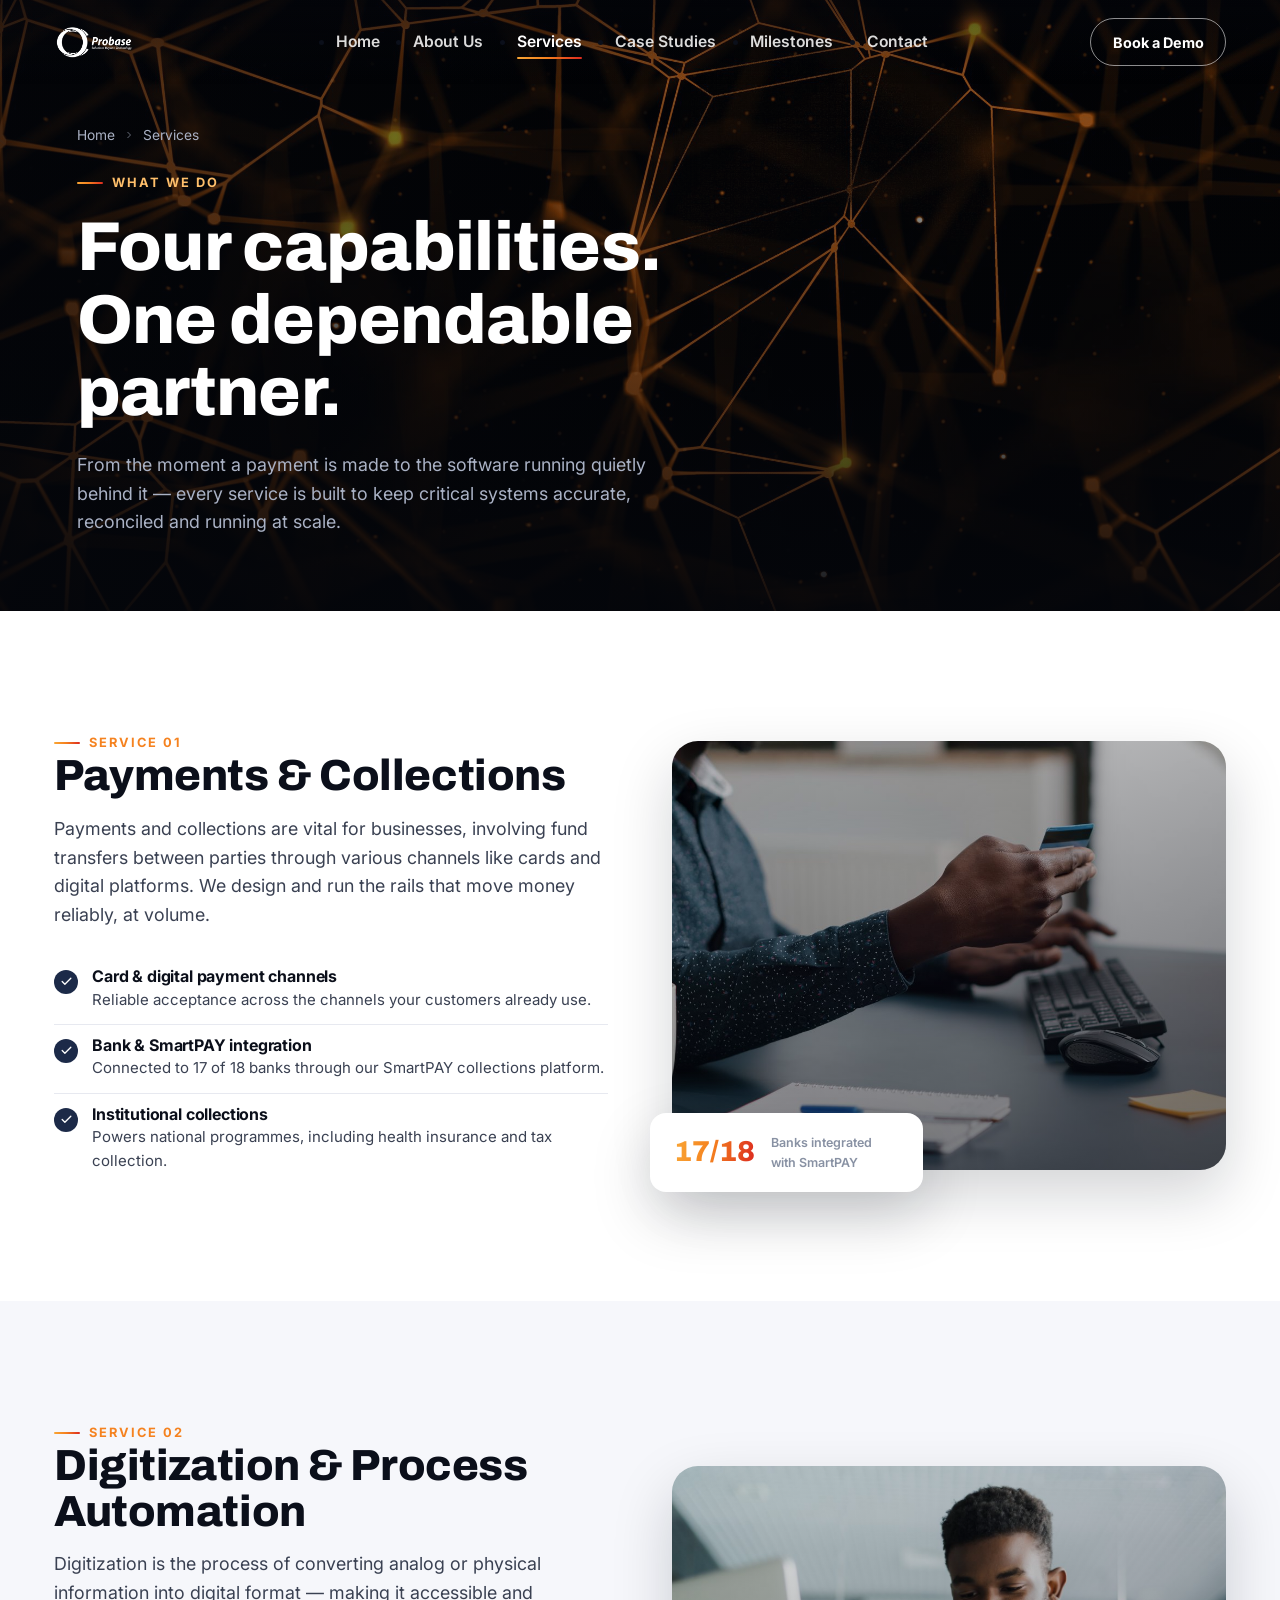
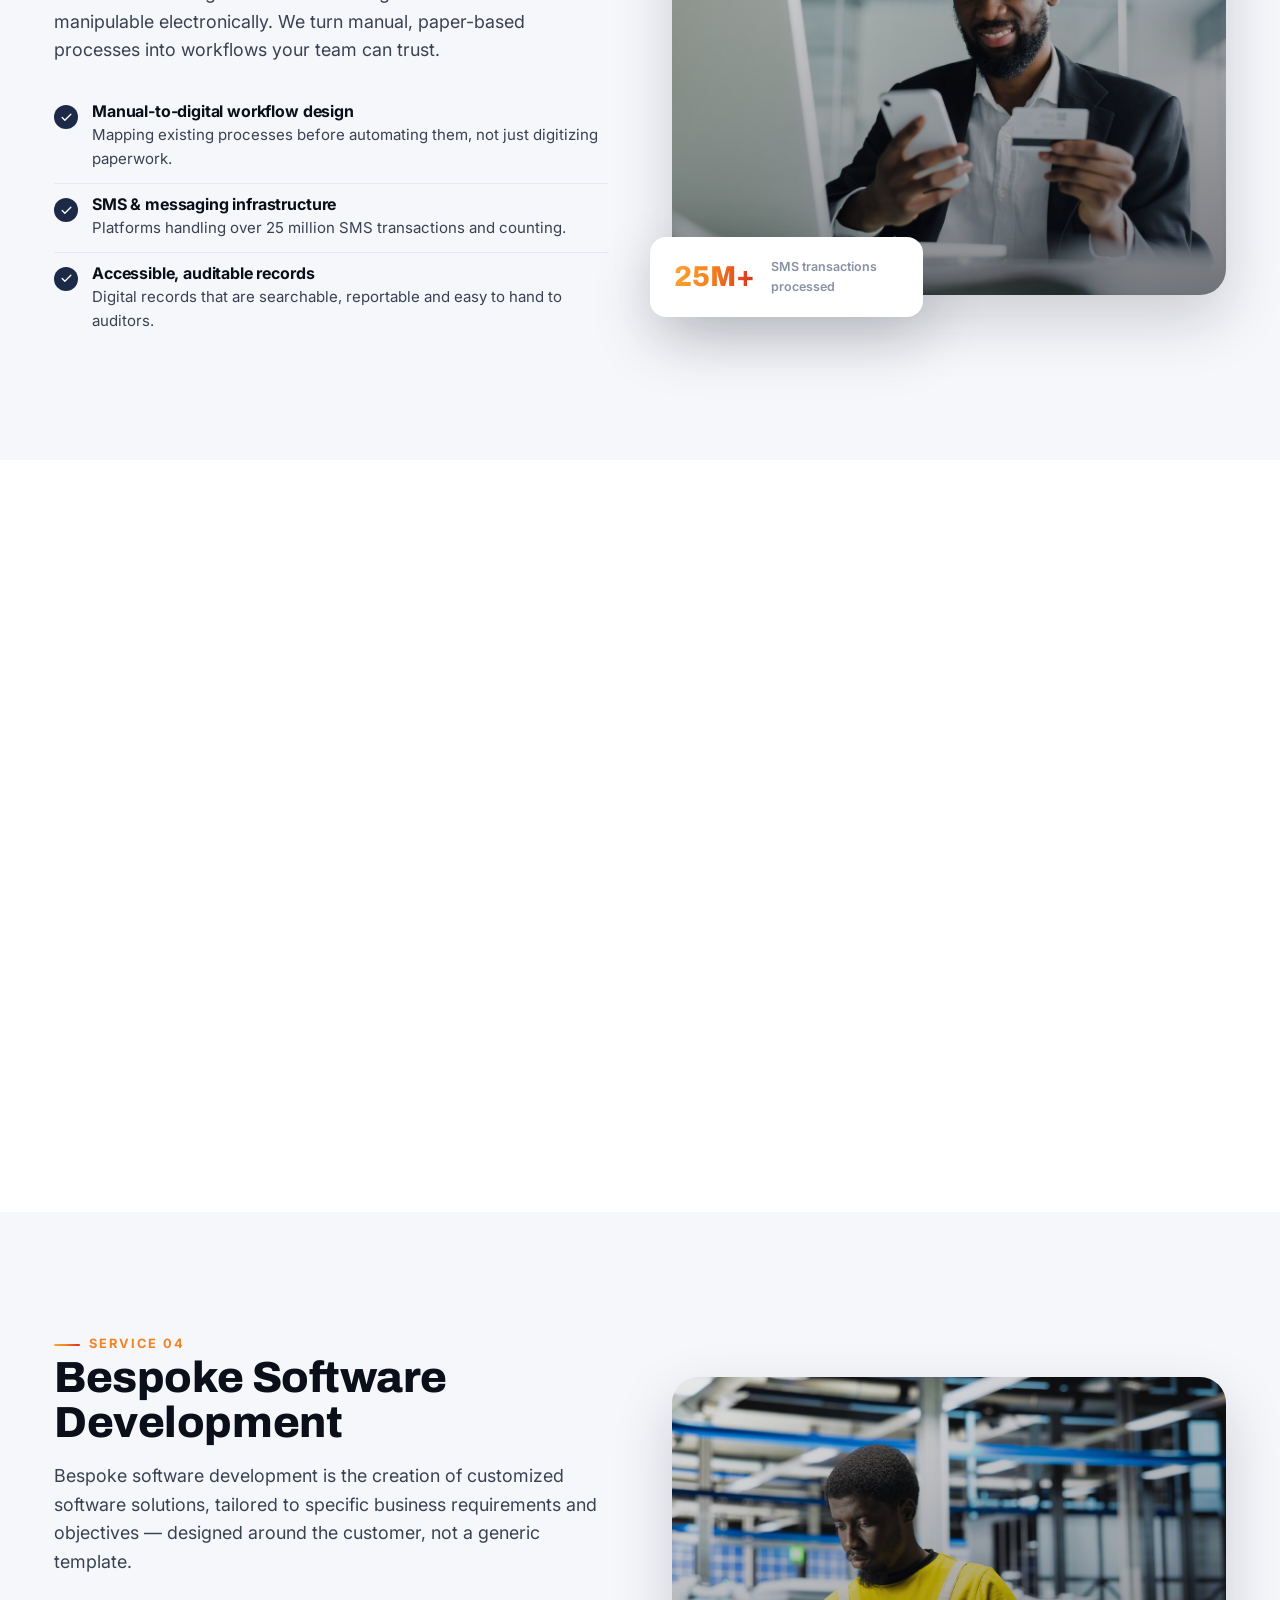
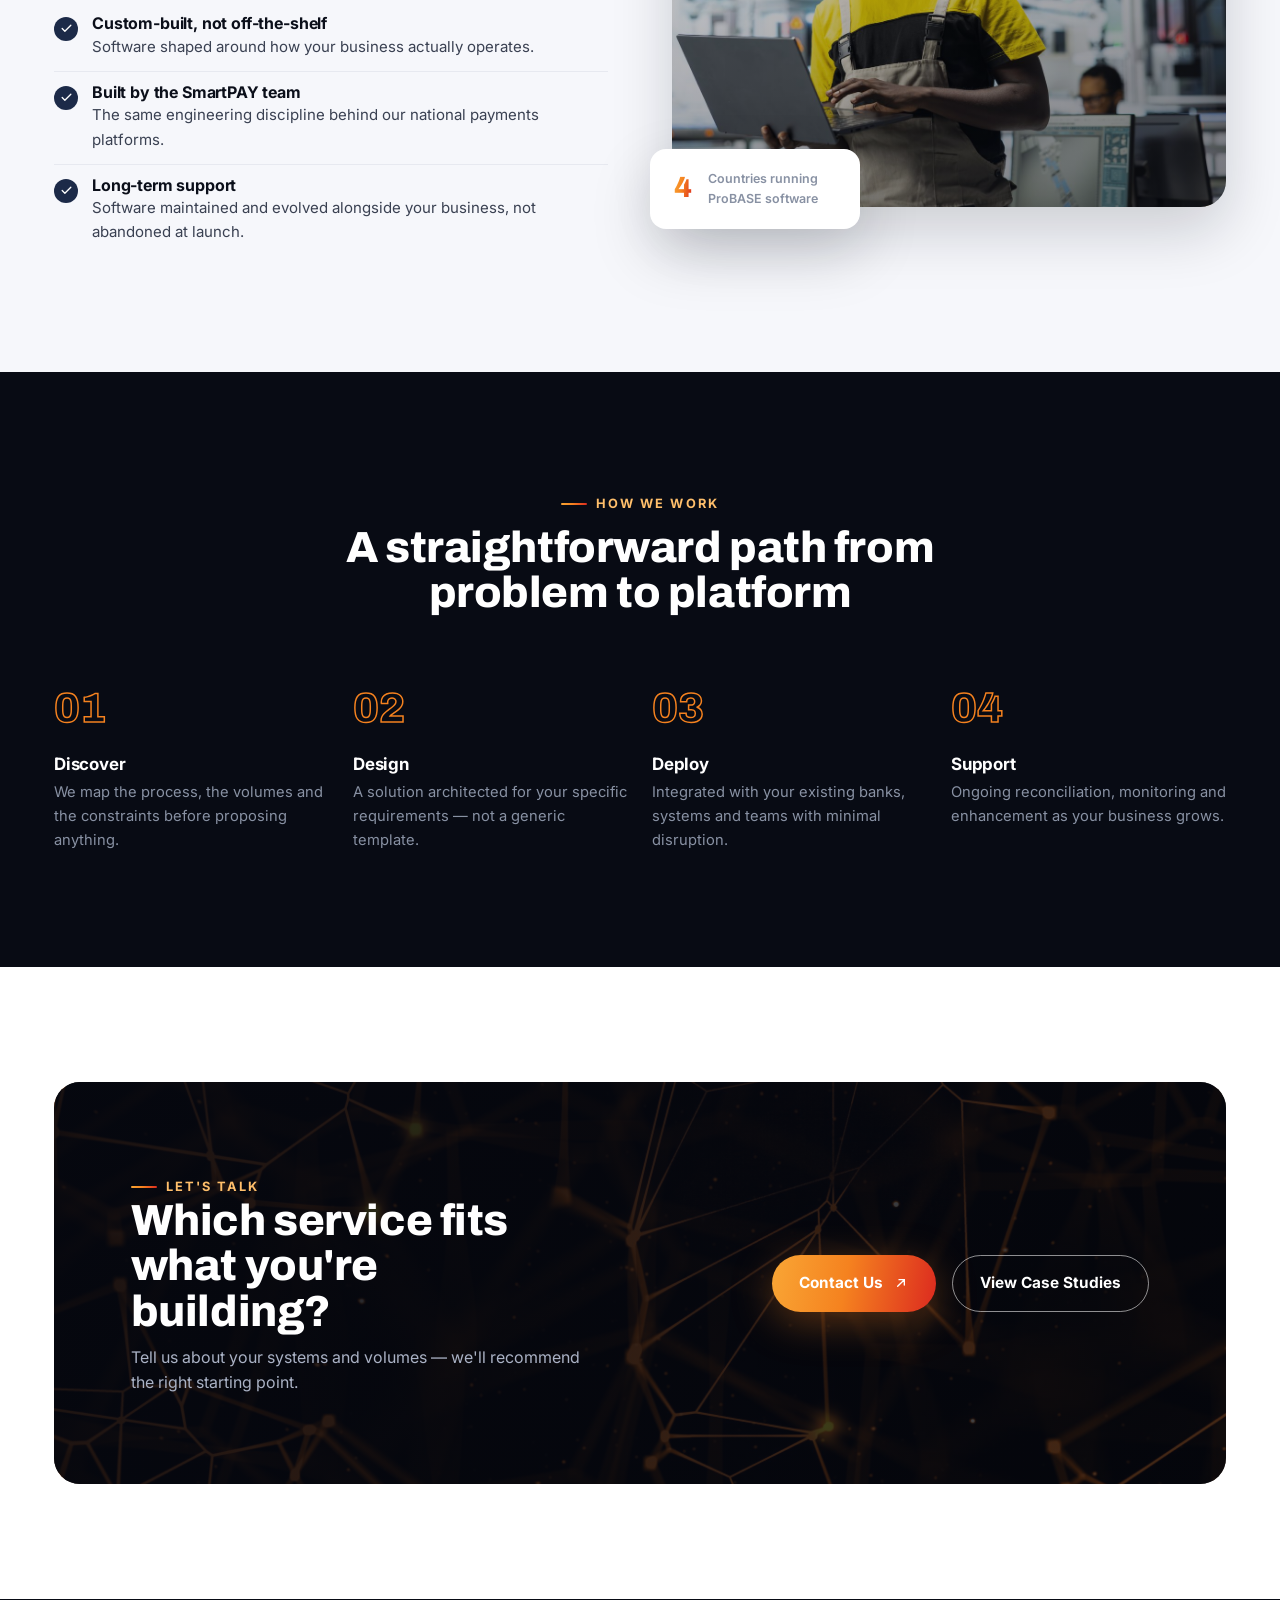
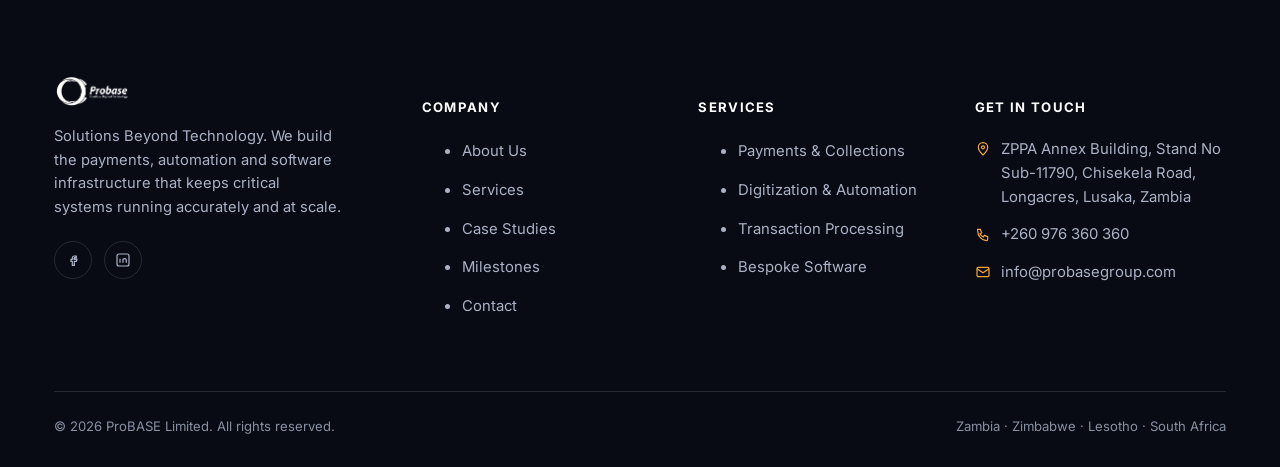
<file: services.html>
<!doctype html>
<html lang="en">
<head>
<meta charset="UTF-8">
<title>Services | ProBASE</title>
<meta name="description" content="Payments and collections, digitization and process automation, transaction processing and reconciliation, and bespoke software development — the four core services ProBASE delivers.">
<meta name="viewport" content="width=device-width, initial-scale=1">
<meta name="theme-color" content="#080b14">

<link rel="icon" type="image/png" sizes="32x32" href="assets/favicon/favicon-32.png">
<link rel="icon" type="image/png" sizes="16x16" href="assets/favicon/favicon-16.png">
<link rel="icon" type="image/png" sizes="192x192" href="assets/favicon/favicon-192.png">
<link rel="apple-touch-icon" sizes="180x180" href="assets/favicon/favicon-180.png">
<link rel="shortcut icon" href="assets/favicon/favicon.ico">

<link rel="preconnect" href="https://fonts.googleapis.com">
<link rel="preconnect" href="https://fonts.gstatic.com" crossorigin>
<link rel="stylesheet" href="css/style.css?v=28">
</head>
<body>

<header class="site-header">
  <div class="container">
    <a href="index.html" class="brand" aria-label="ProBASE home">
      <img src="assets/logo/probase-logo-white.png" alt="ProBASE">
    </a>
    <nav class="main-nav" id="main-nav" aria-label="Primary">
      <ul>
        <li><a href="index.html">Home</a></li>
        <li><a href="about.html">About Us</a></li>
        <li><a href="services.html">Services</a></li>
        <li><a href="case-studies.html">Case Studies</a></li>
        <li><a href="milestones.html">Milestones</a></li>
        <li><a href="contact.html">Contact</a></li>
      </ul>
      <div class="mobile-cta">
        <a href="contact.html" class="btn btn--brand btn--block">Book a Demo</a>
      </div>
    </nav>
    <div class="header-cta">
      <a href="contact.html" class="btn btn--outline">Book a Demo</a>
      <button class="nav-toggle" aria-label="Toggle menu" aria-expanded="false" aria-controls="main-nav">
        <span class="bars"><span></span><span></span><span></span></span>
      </button>
    </div>
  </div>
</header>

<main>

  <!-- HERO -->
  <section class="hero hero--short">
    <div class="hero-media">
      <video autoplay muted loop playsinline poster="assets/images/bg-techno-dots.jpg">
        <source src="assets/video/hero-services.mp4" type="video/mp4">
      </video>
    </div>
    <div class="container">
      <div class="hero-content">
        <div class="crumbs"><a href="index.html">Home</a>
          <svg viewBox="0 0 24 24" fill="none" stroke="currentColor" stroke-width="2"><path d="m9 6 6 6-6 6"/></svg>
          <span>Services</span>
        </div>
        <p class="eyebrow on-dark">What we do</p>
        <h1>Four capabilities.<br>One dependable partner.</h1>
        <p class="lead on-dark" style="margin-top:22px;">From the moment a payment is made to the software running quietly behind it — every service is built to keep critical systems accurate, reconciled and running at scale.</p>
      </div>
    </div>
  </section>

  <!-- SERVICE 01 — PAYMENTS -->
  <section class="section" id="payments">
    <div class="container">
      <div class="split">
        <div data-reveal>
          <p class="eyebrow">Service 01</p>
          <h2>Payments &amp; Collections</h2>
          <p class="lead" style="margin-top:16px;">Payments and collections are vital for businesses, involving fund transfers between parties through various channels like cards and digital platforms. We design and run the rails that move money reliably, at volume.</p>
          <ul class="check-list" style="margin-top:26px;">
            <li>
              <span class="tick"><svg viewBox="0 0 24 24" fill="none" stroke="currentColor" stroke-width="2.4" stroke-linecap="round" stroke-linejoin="round"><path d="M20 6 9 17l-5-5"/></svg></span>
              <div><h4>Card &amp; digital payment channels</h4><p>Reliable acceptance across the channels your customers already use.</p></div>
            </li>
            <li>
              <span class="tick"><svg viewBox="0 0 24 24" fill="none" stroke="currentColor" stroke-width="2.4" stroke-linecap="round" stroke-linejoin="round"><path d="M20 6 9 17l-5-5"/></svg></span>
              <div><h4>Bank &amp; SmartPAY integration</h4><p>Connected to 17 of 18 banks through our SmartPAY collections platform.</p></div>
            </li>
            <li>
              <span class="tick"><svg viewBox="0 0 24 24" fill="none" stroke="currentColor" stroke-width="2.4" stroke-linecap="round" stroke-linejoin="round"><path d="M20 6 9 17l-5-5"/></svg></span>
              <div><h4>Institutional collections</h4><p>Powers national programmes, including health insurance and tax collection.</p></div>
            </li>
          </ul>
        </div>
        <div class="split-media" data-reveal>
          <div class="media-frame"><img src="assets/images/services/payments.jpg" alt="ProBASE payments and collections"></div>
          <div class="media-badge"><div class="stat-num">17/18</div><span class="label">Banks integrated with SmartPAY</span></div>
        </div>
      </div>
    </div>
  </section>

  <!-- SERVICE 02 — DIGITIZATION -->
  <section class="section section--alt" id="digitization">
    <div class="container">
      <div class="split reverse">
        <div data-reveal>
          <p class="eyebrow">Service 02</p>
          <h2>Digitization &amp; Process Automation</h2>
          <p class="lead" style="margin-top:16px;">Digitization is the process of converting analog or physical information into digital format — making it accessible and manipulable electronically. We turn manual, paper-based processes into workflows your team can trust.</p>
          <ul class="check-list" style="margin-top:26px;">
            <li>
              <span class="tick"><svg viewBox="0 0 24 24" fill="none" stroke="currentColor" stroke-width="2.4" stroke-linecap="round" stroke-linejoin="round"><path d="M20 6 9 17l-5-5"/></svg></span>
              <div><h4>Manual-to-digital workflow design</h4><p>Mapping existing processes before automating them, not just digitizing paperwork.</p></div>
            </li>
            <li>
              <span class="tick"><svg viewBox="0 0 24 24" fill="none" stroke="currentColor" stroke-width="2.4" stroke-linecap="round" stroke-linejoin="round"><path d="M20 6 9 17l-5-5"/></svg></span>
              <div><h4>SMS &amp; messaging infrastructure</h4><p>Platforms handling over 25 million SMS transactions and counting.</p></div>
            </li>
            <li>
              <span class="tick"><svg viewBox="0 0 24 24" fill="none" stroke="currentColor" stroke-width="2.4" stroke-linecap="round" stroke-linejoin="round"><path d="M20 6 9 17l-5-5"/></svg></span>
              <div><h4>Accessible, auditable records</h4><p>Digital records that are searchable, reportable and easy to hand to auditors.</p></div>
            </li>
          </ul>
        </div>
        <div class="split-media" data-reveal>
          <div class="media-frame"><img src="assets/images/services/digitization.jpg" alt="ProBASE digitization and process automation"></div>
          <div class="media-badge"><div class="stat-num">25M+</div><span class="label">SMS transactions processed</span></div>
        </div>
      </div>
    </div>
  </section>

  <!-- SERVICE 03 — TRANSACTION PROCESSING -->
  <section class="section" id="transactions">
    <div class="container">
      <div class="split">
        <div data-reveal>
          <p class="eyebrow">Service 03</p>
          <h2>Transaction Processing, Analytics &amp; Reconciliation</h2>
          <p class="lead" style="margin-top:16px;">Transaction processing involves the systematic recording, processing and completion of financial transactions — ensuring accuracy and efficiency in managing financial data at every step.</p>
          <ul class="check-list" style="margin-top:26px;">
            <li>
              <span class="tick"><svg viewBox="0 0 24 24" fill="none" stroke="currentColor" stroke-width="2.4" stroke-linecap="round" stroke-linejoin="round"><path d="M20 6 9 17l-5-5"/></svg></span>
              <div><h4>High-volume reconciliation</h4><p>Built to handle national-scale volumes without losing a single record.</p></div>
            </li>
            <li>
              <span class="tick"><svg viewBox="0 0 24 24" fill="none" stroke="currentColor" stroke-width="2.4" stroke-linecap="round" stroke-linejoin="round"><path d="M20 6 9 17l-5-5"/></svg></span>
              <div><h4>E-toll &amp; usage-based transactions</h4><p>Processing infrastructure behind more than 30 million e-toll transactions.</p></div>
            </li>
            <li>
              <span class="tick"><svg viewBox="0 0 24 24" fill="none" stroke="currentColor" stroke-width="2.4" stroke-linecap="round" stroke-linejoin="round"><path d="M20 6 9 17l-5-5"/></svg></span>
              <div><h4>Reporting &amp; analytics</h4><p>Clear visibility into transaction flows for finance and operations teams.</p></div>
            </li>
          </ul>
        </div>
        <div class="split-media" data-reveal>
          <div class="media-frame"><img src="assets/images/services/transactions.jpg" alt="ProBASE transaction processing and reconciliation"></div>
          <div class="media-badge"><div class="stat-num">30M+</div><span class="label">E-toll transactions handled</span></div>
        </div>
      </div>
    </div>
  </section>

  <!-- SERVICE 04 — BESPOKE SOFTWARE -->
  <section class="section section--alt" id="software">
    <div class="container">
      <div class="split reverse">
        <div data-reveal>
          <p class="eyebrow">Service 04</p>
          <h2>Bespoke Software Development</h2>
          <p class="lead" style="margin-top:16px;">Bespoke software development is the creation of customized software solutions, tailored to specific business requirements and objectives — designed around the customer, not a generic template.</p>
          <ul class="check-list" style="margin-top:26px;">
            <li>
              <span class="tick"><svg viewBox="0 0 24 24" fill="none" stroke="currentColor" stroke-width="2.4" stroke-linecap="round" stroke-linejoin="round"><path d="M20 6 9 17l-5-5"/></svg></span>
              <div><h4>Custom-built, not off-the-shelf</h4><p>Software shaped around how your business actually operates.</p></div>
            </li>
            <li>
              <span class="tick"><svg viewBox="0 0 24 24" fill="none" stroke="currentColor" stroke-width="2.4" stroke-linecap="round" stroke-linejoin="round"><path d="M20 6 9 17l-5-5"/></svg></span>
              <div><h4>Built by the SmartPAY team</h4><p>The same engineering discipline behind our national payments platforms.</p></div>
            </li>
            <li>
              <span class="tick"><svg viewBox="0 0 24 24" fill="none" stroke="currentColor" stroke-width="2.4" stroke-linecap="round" stroke-linejoin="round"><path d="M20 6 9 17l-5-5"/></svg></span>
              <div><h4>Long-term support</h4><p>Software maintained and evolved alongside your business, not abandoned at launch.</p></div>
            </li>
          </ul>
        </div>
        <div class="split-media" data-reveal>
          <div class="media-frame"><img src="assets/images/services/bespoke.jpg" alt="ProBASE bespoke software development"></div>
          <div class="media-badge"><div class="stat-num">4</div><span class="label">Countries running ProBASE software</span></div>
        </div>
      </div>
    </div>
  </section>

  <!-- PROCESS -->
  <section class="section section--dark">
    <div class="container">
      <div class="section-head center" data-reveal>
        <p class="eyebrow on-dark">How we work</p>
        <h2>A straightforward path from problem to platform</h2>
      </div>
      <div class="process-row" data-reveal-group>
        <div class="process-step" data-reveal style="--i:0">
          <span class="step-num">01</span>
          <h4 style="color:#fff;">Discover</h4>
          <p>We map the process, the volumes and the constraints before proposing anything.</p>
        </div>
        <div class="process-step" data-reveal style="--i:1">
          <span class="step-num">02</span>
          <h4 style="color:#fff;">Design</h4>
          <p>A solution architected for your specific requirements — not a generic template.</p>
        </div>
        <div class="process-step" data-reveal style="--i:2">
          <span class="step-num">03</span>
          <h4 style="color:#fff;">Deploy</h4>
          <p>Integrated with your existing banks, systems and teams with minimal disruption.</p>
        </div>
        <div class="process-step" data-reveal style="--i:3">
          <span class="step-num">04</span>
          <h4 style="color:#fff;">Support</h4>
          <p>Ongoing reconciliation, monitoring and enhancement as your business grows.</p>
        </div>
      </div>
    </div>
  </section>

  <!-- CTA -->
  <section class="section">
    <div class="container">
      <div class="cta-band" data-reveal>
        <img src="assets/images/bg-techno-dots.jpg" alt="">
        <div class="cta-inner">
          <div>
            <p class="eyebrow on-dark">Let's talk</p>
            <h2>Which service fits what you're building?</h2>
            <p>Tell us about your systems and volumes — we'll recommend the right starting point.</p>
          </div>
          <div class="cta-actions">
            <a href="contact.html" class="btn btn--brand">
              Contact Us
              <svg viewBox="0 0 24 24" fill="none" stroke="currentColor" stroke-width="2" stroke-linecap="round"><path d="M7 17 17 7M9 7h8v8"/></svg>
            </a>
            <a href="case-studies.html" class="btn btn--outline">View Case Studies</a>
          </div>
        </div>
      </div>
    </div>
  </section>

</main>

<footer class="site-footer">
  <div class="container">
    <div class="footer-top">
      <div class="footer-brand">
        <img src="assets/logo/probase-logo-white.png" alt="ProBASE">
        <p>Solutions Beyond Technology. We build the payments, automation and software infrastructure that keeps critical systems running accurately and at scale.</p>
        <div class="footer-social">
          <a href="https://facebook.com/probasegroup" target="_blank" rel="noopener" aria-label="ProBASE on Facebook">
            <svg viewBox="0 0 24 24" fill="none" stroke="currentColor" stroke-width="1.8"><path d="M14 9h3V6h-3c-1.66 0-3 1.34-3 3v2H9v3h2v6h3v-6h3l1-3h-4V9c0-.55.45-1 1-1Z"/></svg>
          </a>
          <a href="https://linkedin.com/company/probase-limited-zambia" target="_blank" rel="noopener" aria-label="ProBASE on LinkedIn">
            <svg viewBox="0 0 24 24" fill="none" stroke="currentColor" stroke-width="1.8"><rect x="3" y="3" width="18" height="18" rx="3"/><path d="M7.5 10v6M7.5 7.5v.01M12 16v-3.5c0-1.4 1-2.5 2.5-2.5S17 11.1 17 12.5V16M12 10v6"/></svg>
          </a>
        </div>
      </div>
      <div class="footer-col">
        <h5>Company</h5>
        <ul>
          <li><a href="about.html">About Us</a></li>
          <li><a href="services.html">Services</a></li>
          <li><a href="case-studies.html">Case Studies</a></li>
          <li><a href="milestones.html">Milestones</a></li>
          <li><a href="contact.html">Contact</a></li>
        </ul>
      </div>
      <div class="footer-col">
        <h5>Services</h5>
        <ul>
          <li><a href="services.html#payments">Payments &amp; Collections</a></li>
          <li><a href="services.html#digitization">Digitization &amp; Automation</a></li>
          <li><a href="services.html#transactions">Transaction Processing</a></li>
          <li><a href="services.html#software">Bespoke Software</a></li>
        </ul>
      </div>
      <div class="footer-col">
        <h5>Get in touch</h5>
        <div class="contact-line">
          <svg viewBox="0 0 24 24" fill="none" stroke="currentColor" stroke-width="1.8"><path d="M12 21s7-6.1 7-11.5A7 7 0 0 0 5 9.5C5 14.9 12 21 12 21Z"/><circle cx="12" cy="9.5" r="2.3"/></svg>
          <span>ZPPA Annex Building, Stand No Sub-11790, Chisekela Road, Longacres, Lusaka, Zambia</span>
        </div>
        <div class="contact-line">
          <svg viewBox="0 0 24 24" fill="none" stroke="currentColor" stroke-width="1.8"><path d="M4 5h4l2 5-2.5 1.5a11 11 0 0 0 5 5L14 14l5 2v4a2 2 0 0 1-2 2A15 15 0 0 1 4 7a2 2 0 0 1 0-2Z"/></svg>
          <a href="tel:+260976360360">+260 976 360 360</a>
        </div>
        <div class="contact-line">
          <svg viewBox="0 0 24 24" fill="none" stroke="currentColor" stroke-width="1.8"><rect x="3" y="5" width="18" height="14" rx="2"/><path d="m3 7 9 6 9-6"/></svg>
          <a href="mailto:info@probasegroup.com">info@probasegroup.com</a>
        </div>
      </div>
    </div>
    <div class="footer-bottom">
      <p>&copy; <span id="year"></span> ProBASE Limited. All rights reserved.</p>
      <div class="legal-links"><span>Zambia · Zimbabwe · Lesotho · South Africa</span></div>
    </div>
  </div>
</footer>

<script src="js/main.js?v=14"></script>
</body>
</html>
</file>
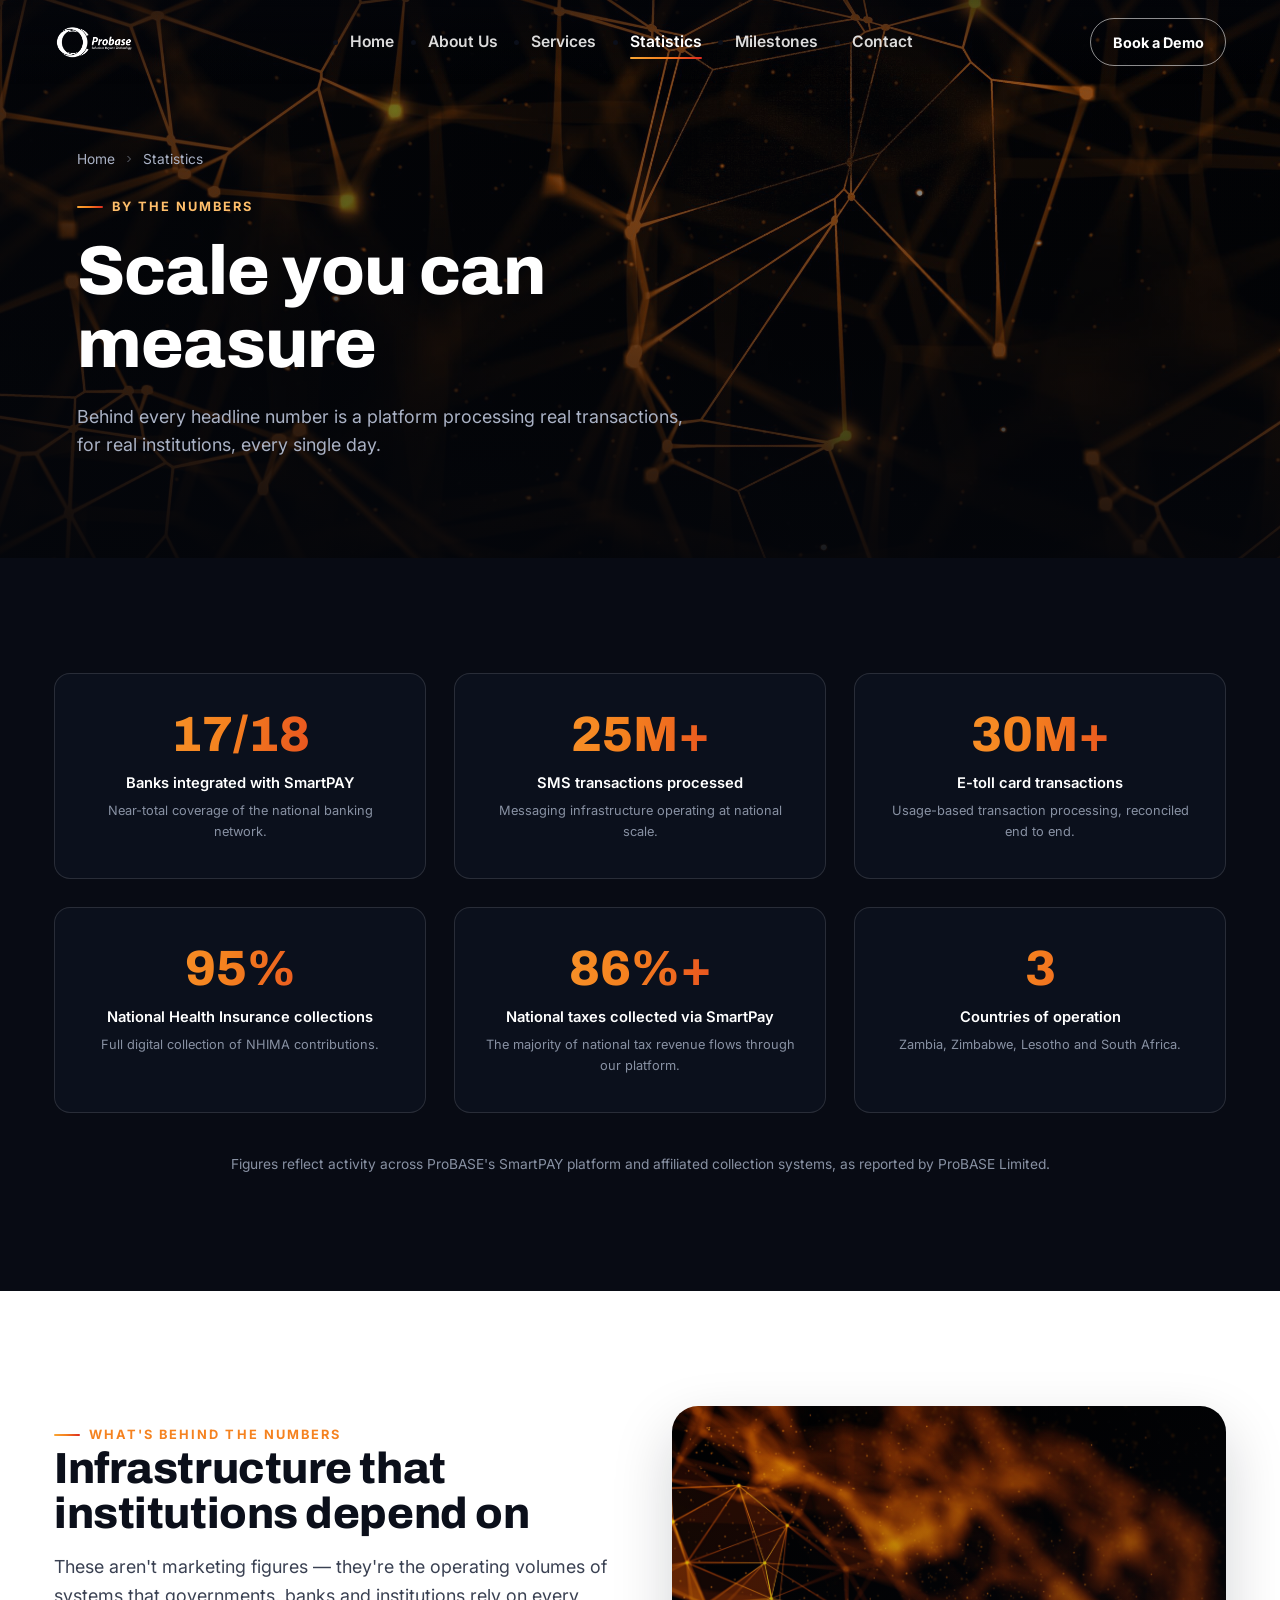
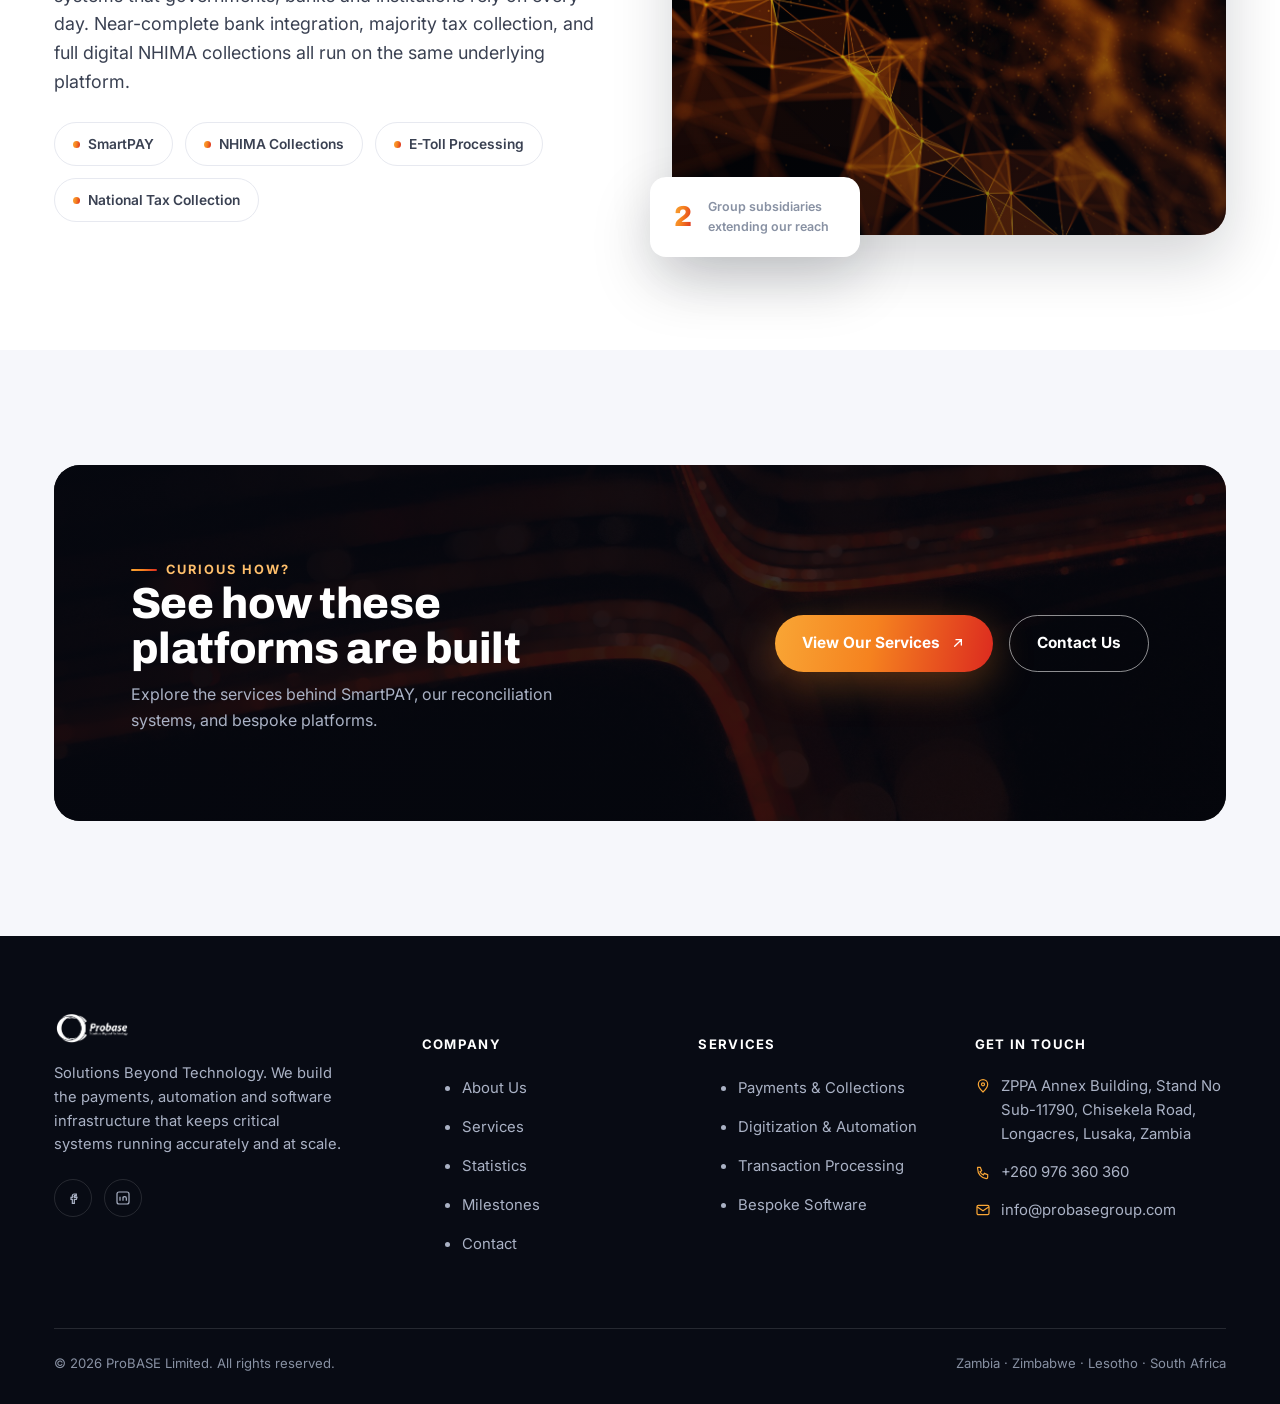
<file: statistics.html>
<!doctype html>
<html lang="en">
<head>
<meta charset="UTF-8">
<title>Statistics | ProBASE</title>
<meta name="description" content="The numbers behind ProBASE's platforms — bank integrations, SMS traffic, e-toll transactions, national health insurance collections and tax collections through SmartPay.">
<meta name="viewport" content="width=device-width, initial-scale=1">
<meta name="theme-color" content="#080b14">

<link rel="icon" type="image/png" sizes="32x32" href="assets/favicon/favicon-32.png">
<link rel="icon" type="image/png" sizes="16x16" href="assets/favicon/favicon-16.png">
<link rel="icon" type="image/png" sizes="192x192" href="assets/favicon/favicon-192.png">
<link rel="apple-touch-icon" sizes="180x180" href="assets/favicon/favicon-180.png">
<link rel="shortcut icon" href="assets/favicon/favicon.ico">

<link rel="preconnect" href="https://fonts.googleapis.com">
<link rel="preconnect" href="https://fonts.gstatic.com" crossorigin>
<link rel="stylesheet" href="css/style.css?v=10">
</head>
<body>

<header class="site-header">
  <div class="container">
    <a href="index.html" class="brand" aria-label="ProBASE home">
      <img src="assets/logo/probase-logo-white.png" alt="ProBASE">
    </a>
    <nav class="main-nav" id="main-nav" aria-label="Primary">
      <ul>
        <li><a href="index.html">Home</a></li>
        <li><a href="about.html">About Us</a></li>
        <li><a href="services.html">Services</a></li>
        <li><a href="statistics.html">Statistics</a></li>
        <li><a href="milestones.html">Milestones</a></li>
        <li><a href="contact.html">Contact</a></li>
      </ul>
      <div class="mobile-cta">
        <a href="contact.html" class="btn btn--brand btn--block">Book a Demo</a>
      </div>
    </nav>
    <div class="header-cta">
      <a href="contact.html" class="btn btn--outline">Book a Demo</a>
      <button class="nav-toggle" aria-label="Toggle menu" aria-expanded="false" aria-controls="main-nav">
        <span class="bars"><span></span><span></span><span></span></span>
      </button>
    </div>
  </div>
</header>

<main>

  <!-- HERO -->
  <section class="hero hero--short">
    <div class="hero-media hero-image-bg">
      <img src="assets/images/bg-techno-dots.jpg" alt="">
    </div>
    <div class="container">
      <div class="hero-content">
        <div class="crumbs"><a href="index.html">Home</a>
          <svg viewBox="0 0 24 24" fill="none" stroke="currentColor" stroke-width="2"><path d="m9 6 6 6-6 6"/></svg>
          <span>Statistics</span>
        </div>
        <p class="eyebrow on-dark">By the numbers</p>
        <h1>Scale you can<br>measure</h1>
        <p class="lead on-dark" style="margin-top:22px;">Behind every headline number is a platform processing real transactions, for real institutions, every single day.</p>
      </div>
    </div>
  </section>

  <!-- STATS GRID -->
  <section class="section section--dark">
    <div class="container">
      <div class="grid grid--3" data-reveal-group>

        <div class="stat-card" data-reveal style="--i:0">
          <div class="stat-num"><span data-count="17">0</span>/18</div>
          <p class="stat-label">Banks integrated with SmartPAY</p>
          <p class="stat-note">Near-total coverage of the national banking network.</p>
        </div>

        <div class="stat-card" data-reveal style="--i:1">
          <div class="stat-num"><span data-count="25">0</span>M+</div>
          <p class="stat-label">SMS transactions processed</p>
          <p class="stat-note">Messaging infrastructure operating at national scale.</p>
        </div>

        <div class="stat-card" data-reveal style="--i:2">
          <div class="stat-num"><span data-count="30">0</span>M+</div>
          <p class="stat-label">E-toll card transactions</p>
          <p class="stat-note">Usage-based transaction processing, reconciled end to end.</p>
        </div>

        <div class="stat-card" data-reveal style="--i:3">
          <div class="stat-num"><span data-count="100">0</span>%</div>
          <p class="stat-label">National Health Insurance collections</p>
          <p class="stat-note">Full digital collection of NHIMA contributions.</p>
        </div>

        <div class="stat-card" data-reveal style="--i:4">
          <div class="stat-num"><span data-count="90">0</span>%+</div>
          <p class="stat-label">National taxes collected via SmartPay</p>
          <p class="stat-note">The majority of national tax revenue flows through our platform.</p>
        </div>

        <div class="stat-card" data-reveal style="--i:5">
          <div class="stat-num"><span data-count="4">0</span></div>
          <p class="stat-label">Countries of operation</p>
          <p class="stat-note">Zambia, Zimbabwe, Lesotho and South Africa.</p>
        </div>

      </div>

      <p class="muted center" style="margin-top:40px; font-size:.86rem;">Figures reflect activity across ProBASE's SmartPAY platform and affiliated collection systems, as reported by ProBASE Limited.</p>
    </div>
  </section>

  <!-- CONTEXT SPLIT -->
  <section class="section">
    <div class="container">
      <div class="split">
        <div data-reveal>
          <p class="eyebrow">What's behind the numbers</p>
          <h2>Infrastructure that institutions depend on</h2>
          <p class="lead" style="margin-top:16px;">These aren't marketing figures — they're the operating volumes of systems that governments, banks and institutions rely on every day. Near-complete bank integration, majority tax collection, and full digital NHIMA collections all run on the same underlying platform.</p>
          <div class="pill-row" style="margin-top:26px;">
            <span class="pill"><span class="dot"></span>SmartPAY</span>
            <span class="pill"><span class="dot"></span>NHIMA Collections</span>
            <span class="pill"><span class="dot"></span>E-Toll Processing</span>
            <span class="pill"><span class="dot"></span>National Tax Collection</span>
          </div>
        </div>
        <div class="split-media" data-reveal>
          <div class="media-frame"><img src="assets/images/bg-plexus.jpg" alt="Network visualization representing transaction volumes"></div>
          <div class="media-badge"><div class="stat-num">2</div><span class="label">Group subsidiaries extending our reach</span></div>
        </div>
      </div>
    </div>
  </section>

  <!-- CTA -->
  <section class="section section--alt">
    <div class="container">
      <div class="cta-band" data-reveal>
        <img src="assets/images/bg-orange-lines.jpg" alt="">
        <div class="cta-inner">
          <div>
            <p class="eyebrow on-dark">Curious how?</p>
            <h2>See how these platforms are built</h2>
            <p>Explore the services behind SmartPAY, our reconciliation systems, and bespoke platforms.</p>
          </div>
          <div class="cta-actions">
            <a href="services.html" class="btn btn--brand">
              View Our Services
              <svg viewBox="0 0 24 24" fill="none" stroke="currentColor" stroke-width="2" stroke-linecap="round"><path d="M7 17 17 7M9 7h8v8"/></svg>
            </a>
            <a href="contact.html" class="btn btn--outline">Contact Us</a>
          </div>
        </div>
      </div>
    </div>
  </section>

</main>

<footer class="site-footer">
  <div class="container">
    <div class="footer-top">
      <div class="footer-brand">
        <img src="assets/logo/probase-logo-white.png" alt="ProBASE">
        <p>Solutions Beyond Technology. We build the payments, automation and software infrastructure that keeps critical systems running accurately and at scale.</p>
        <div class="footer-social">
          <a href="https://facebook.com/probasegroup" target="_blank" rel="noopener" aria-label="ProBASE on Facebook">
            <svg viewBox="0 0 24 24" fill="none" stroke="currentColor" stroke-width="1.8"><path d="M14 9h3V6h-3c-1.66 0-3 1.34-3 3v2H9v3h2v6h3v-6h3l1-3h-4V9c0-.55.45-1 1-1Z"/></svg>
          </a>
          <a href="https://linkedin.com/company/probase-limited-zambia" target="_blank" rel="noopener" aria-label="ProBASE on LinkedIn">
            <svg viewBox="0 0 24 24" fill="none" stroke="currentColor" stroke-width="1.8"><rect x="3" y="3" width="18" height="18" rx="3"/><path d="M7.5 10v6M7.5 7.5v.01M12 16v-3.5c0-1.4 1-2.5 2.5-2.5S17 11.1 17 12.5V16M12 10v6"/></svg>
          </a>
        </div>
      </div>
      <div class="footer-col">
        <h5>Company</h5>
        <ul>
          <li><a href="about.html">About Us</a></li>
          <li><a href="services.html">Services</a></li>
          <li><a href="statistics.html">Statistics</a></li>
          <li><a href="milestones.html">Milestones</a></li>
          <li><a href="contact.html">Contact</a></li>
        </ul>
      </div>
      <div class="footer-col">
        <h5>Services</h5>
        <ul>
          <li><a href="services.html#payments">Payments &amp; Collections</a></li>
          <li><a href="services.html#digitization">Digitization &amp; Automation</a></li>
          <li><a href="services.html#transactions">Transaction Processing</a></li>
          <li><a href="services.html#software">Bespoke Software</a></li>
        </ul>
      </div>
      <div class="footer-col">
        <h5>Get in touch</h5>
        <div class="contact-line">
          <svg viewBox="0 0 24 24" fill="none" stroke="currentColor" stroke-width="1.8"><path d="M12 21s7-6.1 7-11.5A7 7 0 0 0 5 9.5C5 14.9 12 21 12 21Z"/><circle cx="12" cy="9.5" r="2.3"/></svg>
          <span>ZPPA Annex Building, Stand No Sub-11790, Chisekela Road, Longacres, Lusaka, Zambia</span>
        </div>
        <div class="contact-line">
          <svg viewBox="0 0 24 24" fill="none" stroke="currentColor" stroke-width="1.8"><path d="M4 5h4l2 5-2.5 1.5a11 11 0 0 0 5 5L14 14l5 2v4a2 2 0 0 1-2 2A15 15 0 0 1 4 7a2 2 0 0 1 0-2Z"/></svg>
          <a href="tel:+260976360360">+260 976 360 360</a>
        </div>
        <div class="contact-line">
          <svg viewBox="0 0 24 24" fill="none" stroke="currentColor" stroke-width="1.8"><rect x="3" y="5" width="18" height="14" rx="2"/><path d="m3 7 9 6 9-6"/></svg>
          <a href="mailto:info@probasegroup.com">info@probasegroup.com</a>
        </div>
      </div>
    </div>
    <div class="footer-bottom">
      <p>&copy; <span id="year"></span> ProBASE Limited. All rights reserved.</p>
      <div class="legal-links"><span>Zambia · Zimbabwe · Lesotho · South Africa</span></div>
    </div>
  </div>
</footer>

<script src="js/main.js?v=10"></script>
</body>
</html>
</file>
<file: css/style.css>
/* =========================================================
   ProBASE — Solutions Beyond Technology
   Global stylesheet
   ========================================================= */

@import url('https://fonts.googleapis.com/css2?family=Archivo:ital,wght@0,500;0,600;0,700;0,800;1,700;1,800;1,900&family=Inter:wght@400;500;600;700&display=swap');

:root{
  /* Brand */
  --navy-950:#080b14;
  --navy-900:#0b101c;
  --navy-800:#111a2e;
  --navy-700:#182544;
  --navy-600:#233459;
  --accent:#1c2a48;

  --orange-300:#ffbf6b;
  --orange-400:#f9a635;
  --orange-500:#f5821f;
  --orange-600:#ea5a1e;
  --red-600:#dc2a1f;

  --gradient-brand: linear-gradient(100deg, var(--orange-400) 0%, var(--orange-500) 45%, var(--red-600) 100%);
  --gradient-brand-soft: linear-gradient(100deg, rgba(249,166,53,.16) 0%, rgba(220,42,31,.16) 100%);

  --ink:#0b0f1a;
  --ink-soft:#3a4152;
  --muted:#8891a3;
  --muted-on-dark:#aab2c5;
  --line:#e7e9f0;
  --line-on-dark:rgba(255,255,255,.12);

  --paper:#ffffff;
  --paper-alt:#f6f7fb;
  --paper-tint:#eef1f7;

  --shadow-sm: 0 2px 10px rgba(10,15,30,.06);
  --shadow-md: 0 10px 30px rgba(10,15,30,.10);
  --shadow-lg: 0 24px 60px rgba(10,15,30,.18);
  --shadow-glow: 0 10px 40px rgba(245,130,31,.35);

  --radius-sm: 10px;
  --radius-md: 16px;
  --radius-lg: 26px;
  --radius-pill: 999px;

  --container: 1220px;
  --header-h: 84px;

  --ease: cubic-bezier(.22,.68,.32,1);
  --dur: .6s;

  --font-display: 'Archivo', 'Inter', system-ui, sans-serif;
  --font-body: 'Inter', system-ui, -apple-system, sans-serif;
}

/* ---------- Reset ---------- */
*, *::before, *::after{ box-sizing: border-box; }
html{ scroll-behavior:smooth; }
body,h1,h2,h3,h4,p,figure,blockquote{ margin:0; }
ul[class], ol[class]{ list-style:none; margin:0; padding:0; }
img, video{ max-width:100%; display:block; }
a{ color:inherit; text-decoration:none; }
button{ font:inherit; color:inherit; background:none; border:0; cursor:pointer; }
input, textarea, select{ font:inherit; color:inherit; }
:focus-visible{ outline: 2px solid var(--orange-500); outline-offset: 3px; }

html, body{ overflow-x:hidden; }

body{
  font-family: var(--font-body);
  color: var(--ink);
  background: var(--paper);
  line-height: 1.6;
  -webkit-font-smoothing: antialiased;
  text-rendering: optimizeLegibility;
}

h1,h2,h3,h4{
  font-family: var(--font-display);
  font-weight: 800;
  line-height: 1.05;
  letter-spacing: -.01em;
  color: var(--ink);
}

.eyebrow{
  display:inline-flex;
  align-items:center;
  gap:.55rem;
  font-family: var(--font-body);
  font-style: normal;
  font-weight: 700;
  font-size: .8rem;
  letter-spacing: .16em;
  text-transform: uppercase;
  color: var(--orange-500);
}
.eyebrow::before{
  content:'';
  width:26px; height:2px;
  background: var(--gradient-brand);
  border-radius:2px;
}
.eyebrow.on-dark{ color: var(--orange-300); }

h1{ font-size: clamp(2.4rem, 5.4vw, 4.4rem); }
h2{ font-size: clamp(1.9rem, 3.4vw, 2.9rem); }
h3{ font-size: clamp(1.25rem, 1.8vw, 1.55rem); }

.lead{
  font-size: clamp(1.02rem, 1.4vw, 1.2rem);
  color: var(--ink-soft);
  max-width: 62ch;
}
.on-dark .lead, .lead.on-dark{ color: var(--muted-on-dark); }

.muted{ color: var(--muted); }

.container{
  width:100%;
  max-width: var(--container);
  margin-inline:auto;
  padding-inline: 24px;
}

.section{ padding: clamp(64px, 9vw, 120px) 0; position:relative; }
.section--tight{ padding: clamp(48px, 6vw, 72px) 0; }
.section--dark{ background: var(--navy-950); color:#fff; }
.csr-section{
  background-image: url('../assets/images/csr-bg.jpg');
  background-size: cover;
  background-position: center;
}
.section--dark h1, .section--dark h2, .section--dark h3, .section--dark h4{ color:#fff; }
.section--alt{ background: var(--paper-alt); }
.section--tint{ background: var(--paper-tint); }

.section-head{
  max-width: 720px;
  margin-bottom: clamp(32px, 4vw, 56px);
}
.section-head.center{ margin-inline:auto; text-align:center; }
.section-head h2{ margin-top:.65rem; }

/* ---------- Buttons ---------- */
.btn{
  --btn-fg: #fff;
  display:inline-flex;
  align-items:center;
  justify-content:center;
  gap:.6rem;
  padding: .95rem 1.7rem;
  border-radius: var(--radius-pill);
  font-family: var(--font-body);
  font-weight: 700;
  font-size: .96rem;
  white-space:nowrap;
  transition: transform .35s var(--ease), box-shadow .35s var(--ease), background-color .35s var(--ease), color .35s var(--ease), border-color .35s var(--ease);
  will-change: transform;
}
.btn svg{ width:16px; height:16px; flex:none; transition: transform .35s var(--ease); }
.btn:hover svg{ transform: translate(3px,-3px); }
.btn:active{ transform: scale(.97); }

.btn--brand{
  background: var(--gradient-brand);
  color:#fff;
  box-shadow: var(--shadow-glow);
}
.btn--brand:hover{ box-shadow: 0 14px 44px rgba(245,130,31,.5); transform: translateY(-2px); }

.btn--outline{
  background: transparent;
  color: #fff;
  border: 1.5px solid rgba(255,255,255,.55);
}
.btn--outline:hover{ background: rgba(255,255,255,.12); border-color:#fff; }

.btn--outline-dark{
  background: transparent;
  color: var(--ink);
  border: 1.5px solid var(--line);
}
.btn--outline-dark:hover{ background: var(--ink); color:#fff; border-color: var(--ink); }

.btn--ghost{
  color: var(--orange-500);
  padding: .3rem 0;
  gap:.4rem;
}
.btn--ghost:hover svg{ transform: translateX(4px); }

.btn--sm{ padding: .7rem 1.3rem; font-size:.88rem; }
.btn--block{ width:100%; }

/* ---------- Header ---------- */
.site-header{
  position: fixed;
  inset-inline:0;
  top:0;
  z-index: 100;
  height: var(--header-h);
  display:flex;
  align-items:center;
  transition: background-color .4s var(--ease), box-shadow .4s var(--ease), height .3s var(--ease), backdrop-filter .4s var(--ease);
}
.site-header .container{
  display:flex;
  align-items:center;
  justify-content:space-between;
  gap: 24px;
}
.site-header::before{
  content:'';
  position:absolute; inset:0;
  background: linear-gradient(180deg, rgba(4,6,12,.55) 0%, rgba(4,6,12,0) 100%);
  opacity:1;
  transition: opacity .4s var(--ease);
  pointer-events:none;
}
.site-header.is-scrolled{
  height: 72px;
  background: rgba(8,11,20,.86);
  backdrop-filter: blur(14px) saturate(140%);
  box-shadow: 0 8px 30px rgba(0,0,0,.25);
}
.site-header.is-scrolled::before{ opacity:0; }

.brand{ display:flex; align-items:center; gap:.7rem; position:relative; z-index:1; }
.brand img{ height: 34px; width:auto; }

.nav-toggle{
  position:relative; z-index:1;
  width:44px; height:44px;
  display:none;
  align-items:center; justify-content:center;
  border-radius: 10px;
  color:#fff;
}
.nav-toggle .bars{ position:relative; width:20px; height:14px; }
.nav-toggle .bars span{
  position:absolute; left:0; width:100%; height:2px; background:currentColor; border-radius:2px;
  transition: transform .35s var(--ease), opacity .35s var(--ease), top .35s var(--ease);
}
.nav-toggle .bars span:nth-child(1){ top:0; }
.nav-toggle .bars span:nth-child(2){ top:6px; }
.nav-toggle .bars span:nth-child(3){ top:12px; }
.nav-open .nav-toggle .bars span:nth-child(1){ top:6px; transform: rotate(45deg); }
.nav-open .nav-toggle .bars span:nth-child(2){ opacity:0; }
.nav-open .nav-toggle .bars span:nth-child(3){ top:6px; transform: rotate(-45deg); }

.main-nav{ position:relative; z-index:1; }
.main-nav ul{ display:flex; align-items:center; gap: 2.1rem; }
.main-nav a{
  font-weight:600; font-size:.98rem; color: rgba(255,255,255,.86);
  padding: 6px 0; position:relative;
}
.main-nav a::after{
  content:''; position:absolute; left:0; right:100%; bottom:-2px; height:2px;
  background: var(--gradient-brand); border-radius:2px;
  transition: right .35s var(--ease);
}
.main-nav a:hover{ color:#fff; }
.main-nav a:hover::after, .main-nav a.is-active::after{ right:0; }
.main-nav a.is-active{ color:#fff; }

.header-cta{ position:relative; z-index:1; display:flex; align-items:center; gap:14px; }
.header-cta .btn{ padding:.72rem 1.35rem; font-size:.9rem; }

.main-nav .mobile-cta{ display:none; }

@media (max-width: 900px){
  .main-nav{
    position: fixed; inset: 72px 0 0 0;
    background: var(--navy-950);
    padding: 28px 24px 40px;
    transform: translateY(-12px);
    opacity:0; visibility:hidden;
    transition: opacity .35s var(--ease), transform .35s var(--ease), visibility .35s;
    overflow-y:auto;
  }
  .nav-open .main-nav{ opacity:1; visibility:visible; transform:translateY(0); }
  .main-nav ul{ flex-direction:column; align-items:flex-start; gap:0; }
  .main-nav li{ width:100%; border-bottom:1px solid var(--line-on-dark); }
  .main-nav a{ display:block; padding: 18px 4px; font-size:1.15rem; }
  .main-nav a::after{ display:none; }
  .main-nav .mobile-cta{ margin-top:22px; display:flex; flex-direction:column; gap:12px; }
  .nav-toggle{ display:inline-flex; }
  .site-header .container{ flex-wrap: nowrap; }
  .header-cta .btn--outline{ display:none; }
}

/* ---------- Hero ---------- */
.hero{
  position:relative;
  min-height: 100svh;
  display:flex;
  align-items:flex-end;
  color:#fff;
  overflow:hidden;
  background: var(--navy-950);
}
.hero.hero--tall{ min-height: 100svh; }
.hero.hero--short{ min-height: 62vh; align-items:center; padding-top: var(--header-h); }

.hero-media{ position:absolute; inset:0; z-index:0; }
.hero-media video, .hero-media img{
  position:absolute; inset:0; width:100%; height:100%; object-fit:cover;
}
.hero-media::after{
  content:'';
  position:absolute; inset:0;
  background:
    linear-gradient(0deg, rgba(4,6,11,.92) 0%, rgba(4,6,11,.55) 42%, rgba(4,6,11,.35) 100%),
    linear-gradient(90deg, rgba(4,6,11,.55) 0%, rgba(4,6,11,.05) 55%);
}

.hero-content{
  position:relative; z-index:1;
  padding: 190px 0 84px;
  width:100%;
}
.hero--short .hero-content{ padding: 40px 0; }

.hero-content .eyebrow{ margin-bottom: 18px; }
.hero-content h1{ max-width: 15ch; color:#fff; }
.hero-rule{
  width:120px; height:3px; border-radius:3px;
  background: var(--gradient-brand);
  margin: 26px 0 24px;
}
.hero-content .lead{ margin-bottom: 34px; max-width:56ch; }
.hero-actions{ display:flex; flex-wrap:wrap; gap:16px; }

/* Hero uses a wider, edge-hugging container so the text and proof cards
   spread toward the true viewport edges on large screens instead of being
   squeezed into the site's normal 1220px content column. */
.hero > .container{
  max-width: none;
  padding-inline: clamp(24px, 6vw, 140px);
}

/* CTA bands use the same wide, edge-hugging container as the hero so their
   text/image span toward the true viewport edges instead of the standard
   1220px content column. */
.container.cta-wide{
  max-width: none;
  padding-inline: 0;
}
.container.cta-wide .cta-band{ border-radius: 0; }

/* Reusable wide, edge-hugging container for content sections that want
   more breathing room than the standard 1220px column. */
.container--wide{
  max-width: none;
  padding-inline: clamp(24px, 6vw, 140px);
}

/* Hero split layout: text pinned far left, proof cards pinned right */
.hero-content--split{
  display:flex;
  align-items:flex-end;
  justify-content:space-between;
  gap:56px;
}
.hero-text{ max-width:760px; flex:0 1 auto; }
.hero-text h1{ font-size: clamp(1.9rem, 2.2vw, 2.75rem); max-width: none; white-space: normal; }

.hero-proof-group{ flex:none; width:100%; max-width:460px; }
.hero-proof-group__title{
  font-size:.76rem; font-weight:700; letter-spacing:.14em; text-transform:uppercase;
  color: var(--orange-300); margin-bottom:14px;
}
.hero-proof-group__grid{ display:grid; grid-template-columns: 1fr 1fr; gap:14px; }
.hero-proof-group__grid li:last-child{ grid-column: 1 / -1; }

.hero-proof-card{
  background: rgba(255,255,255,.06);
  backdrop-filter: blur(20px) saturate(160%);
  -webkit-backdrop-filter: blur(20px) saturate(160%);
  border: 1px solid rgba(255,255,255,.24);
  border-radius: var(--radius-md);
  padding: 22px 20px;
  box-shadow: inset 0 1px 0 rgba(255,255,255,.14), 0 8px 28px rgba(4,6,14,.22);
  transition: background .35s var(--ease), border-color .35s var(--ease), transform .35s var(--ease);
}
.hero-proof-card:hover{
  background: rgba(255,255,255,.11);
  border-color: rgba(255,255,255,.38);
  transform: translateY(-3px);
}
.hero-proof-card__num{
  font-family: var(--font-display); font-weight:800;
  font-size:1.9rem; line-height:1;
  background: var(--gradient-brand); -webkit-background-clip:text; background-clip:text; color:transparent;
  display:flex; align-items:baseline; gap:2px;
}
.hero-proof-card__label{
  margin-top:9px; font-size:.8rem; font-weight:600;
  color: var(--muted-on-dark); max-width:18ch;
  text-align: justify;
}

@media (max-width: 980px){
  .hero-content--split{ flex-direction:column; align-items:flex-start; gap:36px; }
  .hero-proof-group{ max-width:100%; margin-left:0; margin-right:0; }
}

.hero-scroll{
  position:absolute; left:50%; bottom:26px; transform:translateX(-50%);
  z-index:1;
  display:flex; flex-direction:column; align-items:center; gap:8px;
  color: rgba(255,255,255,.7);
  font-size:.72rem; letter-spacing:.18em; text-transform:uppercase; font-weight:600;
}
.hero-scroll .dot{
  width:1px; height:34px; background: rgba(255,255,255,.35); position:relative; overflow:hidden;
}
.hero-scroll .dot::after{
  content:''; position:absolute; left:0; top:-100%; width:100%; height:100%;
  background: var(--gradient-brand);
  animation: scrollLine 2.2s ease-in-out infinite;
}
@keyframes scrollLine{ 0%{top:-100%;} 60%{top:100%;} 100%{top:100%;} }

/* ---------- Proof strip: bank logo ticker ---------- */
.proof-strip{
  position:relative;
  background: var(--gradient-brand);
  color:#fff;
  overflow:hidden;
  padding: 34px 0;
}

.logo-ticker{
  position:relative;
  overflow:hidden;
  -webkit-mask-image: linear-gradient(to right, transparent 0%, #000 8%, #000 92%, transparent 100%);
  mask-image: linear-gradient(to right, transparent 0%, #000 8%, #000 92%, transparent 100%);
}
.logo-ticker__track{
  display:flex;
  align-items:center;
  width: max-content;
  animation: tickerLTR 32s linear infinite;
  will-change: transform;
}
.logo-ticker:hover .logo-ticker__track{ animation-play-state: paused; }
.logo-ticker__item{
  flex: none;
  display:flex;
  align-items:center;
  justify-content:center;
  padding: 0 42px;
}
.logo-ticker__item img{
  height: 64px;
  width:auto;
  object-fit:contain;
  opacity:.96;
}

@keyframes tickerLTR{
  from{ transform: translateX(-50%); }
  to{ transform: translateX(0%); }
}

@media (prefers-reduced-motion: reduce){
  .logo-ticker__track{ animation: none; }
}

@media (max-width: 620px){
  .logo-ticker__item{ padding: 0 28px; }
  .logo-ticker__item img{ height:44px; }
}

/* ---------- Cards ---------- */
.grid{ display:grid; gap: 28px; }
.grid--2{ grid-template-columns: repeat(2, 1fr); }
.grid--3{ grid-template-columns: repeat(3, 1fr); }
.grid--4{ grid-template-columns: repeat(4, 1fr); }
@media (max-width: 980px){
  .grid--3, .grid--4{ grid-template-columns: repeat(2, 1fr); }
}
@media (max-width: 620px){
  .grid--2, .grid--3, .grid--4{ grid-template-columns: 1fr; }
}

.card{
  background:#fff;
  border: 1px solid var(--line);
  border-radius: var(--radius-md);
  padding: 34px 30px;
  transition: transform .4s var(--ease), box-shadow .4s var(--ease), border-color .4s var(--ease);
  position:relative;
}
.card:hover{ transform: translateY(-6px); box-shadow: var(--shadow-md); border-color: transparent; }

.icon-tile{
  width:56px; height:56px;
  border-radius: 16px;
  display:flex; align-items:center; justify-content:center;
  background: var(--accent);
  color: #fff;
  margin-bottom: 22px;
}
.icon-tile svg{ width:26px; height:26px; }

.service-card h3{ margin-bottom:10px; }
.service-card p{ color: var(--ink-soft); margin-bottom: 18px; }
.service-card .tag-list{ display:flex; flex-wrap:wrap; gap:8px; margin-bottom:20px; }
.service-card .tag-list li{
  font-size:.76rem; font-weight:600; letter-spacing:.02em;
  padding:6px 12px; border-radius: var(--radius-pill);
  background: var(--paper-alt); color: var(--ink-soft);
}
.service-card .index{
  position:absolute; top:26px; right:30px;
  font-family: var(--font-display); font-weight:800;
  font-size:1.6rem; color: var(--line);
}

/* ---------- Stats ---------- */
.stat-card{
  background: var(--navy-900);
  border:1px solid var(--line-on-dark);
  border-radius: var(--radius-md);
  padding: 36px 28px;
  text-align:center;
}
.stat-num{
  font-family: var(--font-display); font-weight:800;
  font-size: clamp(2.2rem, 4vw, 3.1rem);
  background: var(--gradient-brand);
  -webkit-background-clip:text; background-clip:text; color:transparent;
  line-height:1;
}
.stat-label{ margin-top:12px; color: var(--muted-on-dark); font-size:.92rem; font-weight:600; }
.stat-note{ margin-top:6px; color: var(--muted); font-size:.8rem; }

/* ---------- Badges / pills ---------- */
.pill-row{ display:flex; flex-wrap:wrap; gap:12px; }
.pill{
  display:inline-flex; align-items:center; gap:8px;
  padding: 10px 18px;
  border-radius: var(--radius-pill);
  border:1px solid var(--line);
  font-size:.86rem; font-weight:600; color: var(--ink-soft);
  background:#fff;
}
.pill .dot{ width:7px; height:7px; border-radius:50%; background: var(--gradient-brand); }
.on-dark .pill{ background: rgba(255,255,255,.05); border-color: var(--line-on-dark); color:#fff; }

/* ---------- Split / media blocks ---------- */
.split{ display:grid; grid-template-columns: 1fr 1fr; gap: 64px; align-items:center; }
.split.reverse .split-media{ order:2; }
@media (max-width: 900px){
  .split{ grid-template-columns: 1fr; gap:36px; }
  .split.reverse .split-media{ order:0; }
}
.split-media{ position:relative; }
.media-frame{
  position:relative; border-radius: var(--radius-lg); overflow:hidden;
  aspect-ratio: 4/3.1;
  box-shadow: var(--shadow-lg);
}
.media-frame img{ width:100%; height:100%; object-fit:cover; }
.media-frame::after{
  content:''; position:absolute; inset:0;
  background: linear-gradient(160deg, rgba(8,11,20,.05), rgba(8,11,20,.55));
}
.media-badge{
  position:absolute; left:-22px; bottom:-22px;
  background:#fff; border-radius: var(--radius-md);
  padding: 20px 24px;
  box-shadow: var(--shadow-lg);
  display:flex; align-items:center; gap:16px;
  z-index:2;
}
.media-badge .stat-num{ background:var(--gradient-brand); -webkit-background-clip:text; background-clip:text; color:transparent; font-size:1.8rem; }
.media-badge span.label{ display:block; font-size:.78rem; color:var(--muted); font-weight:600; max-width:16ch; }

.media-frame--placeholder{
  display:flex; align-items:center; justify-content:center;
  background: var(--gradient-brand);
}
.media-frame--placeholder svg{ width:88px; height:88px; color:rgba(255,255,255,.85); }

.media-frame--carousel img{ transition: opacity .3s ease; }

/* Who we are: the photo fills the section's full background, with copy
   overlaid on the right where the image leaves open, light space — dark
   ink text on that light ground gives contrast without a scrim overlay. */
.who-we-are{ position:relative; overflow:hidden; }
.who-we-are-media{ position:absolute; inset:0; z-index:0; }
.who-we-are-media img{ width:100%; height:100%; object-fit:cover; object-position:left center; }
.who-we-are > .container{ position:relative; z-index:1; }
.who-we-are-content{ max-width:600px; margin-left:auto; }
@media (max-width:900px){
  .who-we-are-content{ margin-left:0; max-width:none; }
  /* Narrow crops favor the open, light part of the photo so full-width
     text over it keeps enough contrast without needing an overlay. */
  .who-we-are-media img{ object-position:right center; }
}
.media-frame__dots{
  position:absolute; left:50%; bottom:16px; transform:translateX(-50%);
  display:flex; align-items:center; gap:6px; z-index:3;
}
.media-frame__dots span{
  width:6px; height:6px; border-radius:999px;
  background: rgba(255,255,255,.5);
  transition: width .3s ease, background .3s ease;
}
.media-frame__dots span.is-active{ width:18px; background:#fff; }

.mini-gallery{
  display:grid; grid-template-columns: repeat(3, 1fr); gap:16px;
  margin-top: 40px;
}
.mini-gallery__item{
  position:relative; border-radius: var(--radius-md); overflow:hidden;
  aspect-ratio: 4/3; box-shadow: var(--shadow-md);
}
.mini-gallery__item img{ width:100%; height:100%; object-fit:cover; display:block; transition: transform .5s ease; }
.mini-gallery__item:hover img{ transform: scale(1.05); }
@media (max-width: 620px){
  .mini-gallery{ grid-template-columns: 1fr 1fr; }
}

/* ---------- Milestone card grid ---------- */
.milestone-grid{
  display:grid; grid-template-columns: repeat(2, 1fr); gap:28px;
}
@media (max-width: 760px){
  .milestone-grid{ grid-template-columns: 1fr; }
}
.milestone-card{
  display:block; text-decoration:none; color:inherit;
}
.milestone-card .media-frame{ aspect-ratio: 4/3.3; box-shadow: var(--shadow-md); transition: box-shadow .3s ease; }
.milestone-card:hover .media-frame{ box-shadow: var(--shadow-lg); }
.milestone-card .media-frame img{ transition: transform .5s ease; }
.milestone-card:hover .media-frame img{ transform: scale(1.04); }
.milestone-card__badges{
  position:absolute; left:16px; top:16px; z-index:2;
  display:flex; flex-direction:column; align-items:flex-start; gap:8px;
}
.milestone-card__badge{
  background: rgba(8,11,20,.55);
  backdrop-filter: blur(10px); -webkit-backdrop-filter: blur(10px);
  color:#fff; font-size:.72rem; font-weight:700;
  padding: 7px 14px; border-radius:999px;
  border: 1px solid rgba(255,255,255,.18);
}
.milestone-card__foot{
  display:flex; align-items:flex-start; justify-content:space-between; gap:16px;
  margin-top:20px;
}
.milestone-card__foot h3{ font-size:1.2rem; }
.milestone-card__link{
  flex:none; display:inline-flex; align-items:center; gap:6px;
  font-size:.85rem; font-weight:700; color:var(--ink);
  padding-top:4px; white-space:nowrap;
}
.milestone-card__link svg{ width:16px; height:16px; transition: transform .25s ease; }
.milestone-card:hover .milestone-card__link svg{ transform: translate(3px,-3px); }

.check-list li{
  display:flex; gap:14px; align-items:flex-start;
  padding: 12px 0;
  border-bottom: 1px solid var(--line);
}
.on-dark .check-list li{ border-color: var(--line-on-dark); }
.check-list li:last-child{ border-bottom:0; }
.check-list .tick{
  flex:none; width:24px; height:24px; border-radius:50%;
  background: var(--accent); color:#fff;
  display:flex; align-items:center; justify-content:center; margin-top:2px;
}
.check-list .tick svg{ width:13px; height:13px; }
.check-list h4{ font-family:var(--font-body); font-style:normal; font-weight:700; font-size:1rem; margin-bottom:3px; }
.check-list p{ color: var(--ink-soft); font-size:.94rem; }
.on-dark .check-list p{ color: var(--muted-on-dark); }

/* ---------- Values ---------- */
.value-card{ text-align:left; }
.value-card .num{
  font-family: var(--font-display); font-weight:800;
  color: var(--line); font-size:2.4rem; line-height:1; margin-bottom:14px;
}

/* ---------- Timeline / process ---------- */
.process-row{ display:grid; grid-template-columns: repeat(4,1fr); gap:24px; counter-reset:step; }
@media (max-width:900px){ .process-row{ grid-template-columns:repeat(2,1fr);} }
@media (max-width:560px){ .process-row{ grid-template-columns:1fr;} }
.process-step{ position:relative; padding-top: 8px; }
.process-step .step-num{
  font-family: var(--font-display); font-weight:800;
  font-size:2.6rem; color:transparent;
  -webkit-text-stroke: 1.5px rgba(255,255,255,.32);
  display:block; margin-bottom:14px;
}
.section:not(.section--dark) .process-step .step-num{ -webkit-text-stroke: 1.5px var(--line); }
.process-step h4{ font-family: var(--font-body); font-weight:700; font-size:1.06rem; margin-bottom:8px; }
.process-step p{ font-size:.92rem; color:var(--muted); }

/* ---------- Subsidiary cards ---------- */
.subsidiary-card{
  display:flex; flex-direction:column; height:100%;
  background: linear-gradient(160deg, var(--navy-900), var(--navy-800));
  border:1px solid var(--line-on-dark);
}
.subsidiary-card .kicker{ font-size:.75rem; font-weight:700; letter-spacing:.14em; text-transform:uppercase; color: var(--orange-300); margin-bottom:10px; }
.subsidiary-card h3{ color:#fff; }
.subsidiary-card p{ color:#fff; flex:1; margin-bottom:22px; }

/* ---------- Services bento (homepage highlight) ---------- */
.services-section{ padding: clamp(28px, 4vw, 56px) 0; }
.services-eyebrow{ margin-bottom: 20px; }

.services-bento{
  display:grid; grid-template-columns: 1.15fr 1fr; gap:20px;
  height: clamp(520px, 74vh, 820px);
}
.services-bento__feature, .services-bento__tile{
  position:relative; display:block; overflow:hidden;
  border-radius: var(--radius-lg);
}
.services-bento__feature img, .services-bento__tile img{
  position:absolute; inset:0; width:100%; height:100%; object-fit:cover;
  transition: transform .5s var(--ease);
}
.services-bento__feature:hover img, .services-bento__tile:hover img{ transform: scale(1.05); }
.services-bento__scrim{
  position:absolute; inset:0;
  background: linear-gradient(0deg, rgba(6,8,16,.88) 0%, rgba(6,8,16,.2) 48%, rgba(6,8,16,0) 68%);
}
.services-bento__content{ position:absolute; left:0; right:0; bottom:0; padding: 30px 32px; color:#fff; }
.services-bento__kicker{
  display:block; font-size:.78rem; font-weight:700; letter-spacing:.14em;
  text-transform:uppercase; color: var(--orange-300); margin-bottom:10px;
}
.services-bento__feature h3{ color:#fff; margin:0; font-size:clamp(1.5rem, 2.2vw, 2rem); }

.services-bento__grid{
  display:grid; grid-template-columns:1fr 1fr; grid-template-rows:1fr 1fr; gap:20px; height:100%;
}
.services-bento__tile .services-bento__content{ padding: 18px 20px; }
.services-bento__tile .services-bento__scrim{
  background: linear-gradient(0deg, rgba(6,8,16,.92) 0%, rgba(6,8,16,.55) 55%, rgba(6,8,16,.1) 100%);
}
.services-bento__tile h4{ color:#fff; font-family: var(--font-display); font-weight:800; font-size:1.05rem; margin:0; }
.services-bento__tile .services-bento__kicker{ font-size:.7rem; margin-bottom:6px; }
.services-bento__desc{
  color: rgba(255,255,255,.82); font-size:.98rem; line-height:1.55;
  margin:10px 0 0; max-width:44ch;
}
.services-bento__tile .services-bento__desc{ font-size:.85rem; line-height:1.45; margin-top:6px; }
.services-bento__tile--cta{
  background: var(--gradient-brand); border-radius: var(--radius-md);
  display:flex; align-items:center; justify-content:space-between;
  padding: 20px 22px; color:#fff; font-weight:700; font-size:1.02rem;
}
.services-bento__tile--cta svg{ width:22px; height:22px; flex:none; }
@media (max-width:900px){
  .services-bento{ grid-template-columns:1fr; height:auto; }
  .services-bento__feature{ height:320px; }
  .services-bento__grid{ height:auto; }
  .services-bento__tile{ height:200px; }
  .services-bento__tile--cta{ height:200px; }
}
@media (max-width:620px){
  .services-bento__grid{ grid-template-columns:1fr; }
}

/* ---------- CTA band ---------- */
.cta-band{
  position:relative;
  border-radius: var(--radius-lg);
  overflow:hidden;
  padding: clamp(48px, 7vw, 88px) clamp(24px, 6vw, 140px);
  color:#fff;
  isolation:isolate;
}
.cta-band img{ position:absolute; inset:0; width:100%; height:100%; object-fit:cover; z-index:-2; }
.cta-band::before{
  content:''; position:absolute; inset:0; z-index:-1;
  background: linear-gradient(120deg, rgba(6,8,16,.92), rgba(6,8,16,.72));
}
.cta-band .cta-inner{ display:flex; align-items:center; justify-content:space-between; gap:32px; flex-wrap:wrap; }
.cta-band h2{ margin-bottom:10px; max-width:16ch; color:#fff; }
.cta-band p{ color: var(--muted-on-dark); max-width:46ch; }
.cta-actions{ display:flex; gap:16px; flex-wrap:wrap; }
.cta-band--wide h2{ max-width:none; font-size: clamp(2.2rem, 4.4vw, 3.8rem); line-height:1.1; }

/* ---------- About page bento ---------- */
.bento{ display:grid; grid-template-columns: repeat(12, minmax(0,1fr)); gap:16px; }
.bento .c-2{ grid-column: span 2; } .bento .c-3{ grid-column: span 3; }
.bento .c-4{ grid-column: span 4; } .bento .c-5{ grid-column: span 5; }
.bento .c-6{ grid-column: span 6; } .bento .c-7{ grid-column: span 7; }
.bento .c-8{ grid-column: span 8; } .bento .c-12{ grid-column: span 12; }
.bento .r-2{ grid-row: span 2; } .bento .r-3{ grid-row: span 3; }
@media (max-width:1024px){
  .bento .c-2{ grid-column: span 4; } .bento .c-3{ grid-column: span 6; }
  .bento .c-4, .bento .c-5, .bento .c-6, .bento .c-7, .bento .c-8{ grid-column: span 12; }
  .bento .r-2, .bento .r-3{ grid-row: auto; }
}
@media (max-width:640px){
  .bento .c-2{ grid-column: span 6; } .bento .c-3{ grid-column: span 12; }
}

.tile{
  border-radius: var(--radius-md);
  padding: clamp(24px, 3vw, 40px);
  display:flex; flex-direction:column; gap:14px;
  min-width:0;
}
.tile--outline{ border:1px solid var(--line); background:#fff; }
.tile--soft{ background: var(--paper-alt); }
.tile--navy{ background: var(--accent); color:#fff; }
.tile--navy h2, .tile--navy h3{ color:#fff; }
.tile.tile--navy p{ color:#fff; }
.tile--brand{ background: var(--gradient-brand); color:#fff; }
.tile--glass{
  background: rgba(255,255,255,.05);
  border:1px solid var(--line-on-dark);
  color:#fff;
}
.tile.tile--glass p, .tile--glass .lead.on-dark{ color:#fff; }
.tile--media{ position:relative; overflow:hidden; padding:0; min-height:280px; }
.tile--media img{ position:absolute; inset:0; width:100%; height:100%; object-fit:cover; }
.tile--media .tile-caption{
  position:absolute; left:16px; bottom:16px; z-index:1;
  background: rgba(8,11,20,.72); color:#fff; backdrop-filter: blur(8px);
  padding:8px 12px; border-radius: var(--radius-sm); font-size:.84rem; font-weight:600;
}
.tile h2{ font-size: clamp(1.7rem, 2.6vw, 2.3rem); line-height:1.12; }
.tile .tile-label{
  font-size:.76rem; font-weight:700; letter-spacing:.14em; text-transform:uppercase;
  color: var(--orange-600);
}
.tile--navy .tile-label, .tile--glass .tile-label{ color: var(--orange-300); }
.tile .tile-quote{ font-family: var(--font-display); font-size: clamp(1.15rem, 1.6vw, 1.4rem); font-weight:600; line-height:1.45; }
.tile--navy .tile-quote{ color:#fff; }
.tile p{ color: var(--ink-soft); line-height:1.7; }

.bento-head{
  grid-column: span 12; display:flex; flex-wrap:wrap; justify-content:space-between; align-items:flex-end;
  gap:16px; padding-bottom:8px;
}
.bento-head h2{ margin-top:.6rem; }
.bento-head p{ color: var(--ink-soft); }

/* hero */
.about-hero{ padding-top: calc(var(--header-h) + 40px); padding-bottom: clamp(56px, 7vw, 96px); }
.about-hero .crumbs{ margin-bottom: 28px; }
.about-hero h1{ font-size: clamp(2.2rem, 4.2vw, 3.6rem); line-height:1.06; color:#fff; }
.about-hero .tile--glass{ justify-content:space-between; gap:32px; min-height:440px; }
.about-hero .tile--media{ min-height:440px; }
.stat-tile{ gap:6px; padding:28px; }
.stat-tile .stat-value{ font-family: var(--font-display); font-weight:800; font-size: clamp(2.2rem, 3vw, 2.8rem); line-height:1; }
.stat-tile .stat-caption{ font-size:.9rem; color:#fff; }
.stat-tile.tile--brand .stat-caption{ color: rgba(255,255,255,.88); }
.stat-icon{
  width:48px; height:48px; border-radius:12px; margin-bottom:10px;
  display:inline-flex; align-items:center; justify-content:center;
  background: rgba(255,255,255,.08); color: var(--orange-300);
}
.stat-icon svg{ width:24px; height:24px; }
.tile--brand .stat-icon{ background: rgba(255,255,255,.18); color:#fff; }
.stat-icon--map{ width:64px; height:56px; background:none; justify-content:flex-start; }
.zm-map{ width:64px !important; height:auto !important; }
.zm-map path{ fill: rgba(255,177,80,.18); stroke: var(--orange-300); stroke-width:2; stroke-linejoin:round; }
.zm-map circle{ fill:#fff; }

/* values / services */
.value-head{ display:flex; align-items:center; gap:14px; }
.value-num{
  flex:none; width:42px; height:42px; border-radius:50%;
  background: var(--accent); color:#fff;
  display:inline-flex; align-items:center; justify-content:center;
  font-size:.8rem; font-weight:700;
}
.value-head h3{ font-family: var(--font-body); font-size:1.12rem; font-weight:700; }
.tile .icon-tile{ margin-bottom:0; }
.tile h4{ font-family: var(--font-body); font-size:1.06rem; font-weight:700; }
.service-grid{ display:grid; grid-template-columns: repeat(auto-fit, minmax(240px, 1fr)); grid-auto-rows:1fr; gap:16px; }

/* focus chips */
.chip-row{ display:flex; flex-wrap:wrap; gap:8px; }
.chip{ font-size:.84rem; font-weight:600; padding:7px 14px; border-radius: var(--radius-pill); background: var(--paper-alt); color: var(--ink-soft); }
.tile--soft .chip{ background:#fff; }

/* products tabs */
.tab-list{ display:flex; flex-wrap:wrap; gap:8px; }
.tab-btn{
  min-height:44px; padding:0 18px; border-radius: var(--radius-pill);
  border:1.5px solid var(--accent); background:#fff; color: var(--accent);
  font: 600 .9rem var(--font-body); cursor:pointer; transition: background .25s, color .25s;
}
.tab-btn:hover{ background: var(--paper-alt); }
.tab-btn[aria-selected="true"]{ background: var(--accent); color:#fff; }
.product-tile{ gap:10px; padding:24px; }
.product-tile .product-name{ font-family: var(--font-display); font-weight:800; font-size:1.02rem; letter-spacing:.02em; }
.product-tile p{ font-size:.92rem; line-height:1.55; }
.product-tile.is-featured{ justify-content:flex-end; min-height:280px; }
.product-tile.is-featured .product-name{ font-size:1.5rem; }
.product-tile[hidden]{ display:none; }

/* why choose us */
.why-item{ flex-direction:row; align-items:center; gap:14px; padding:24px; }
.why-item .why-check{
  flex:none; width:38px; height:38px; border-radius:50%; background: var(--gradient-brand);
  display:inline-flex; align-items:center; justify-content:center;
}
.why-item .why-check svg{ width:16px; height:16px; }
.why-item span:last-child{ font-weight:600; }

/* industries */
.industry-tile{ padding:20px; min-height:128px; justify-content:space-between; }
.industry-tile .icon-tile{ width:42px; height:42px; border-radius:12px; }
.industry-tile .icon-tile svg{ width:20px; height:20px; }
.industry-tile span{ font-weight:600; font-size:.96rem; }

/* reach */
.reach-map .tile-overlay{
  position:absolute; inset:0; z-index:1; padding: clamp(24px, 3vw, 40px);
  display:flex; flex-direction:column; justify-content:flex-end; gap:6px;
  background: linear-gradient(0deg, rgba(8,11,20,.88) 0%, rgba(8,11,20,.2) 60%);
  color:#fff;
}
.reach-map .stat-value{ font-family: var(--font-display); font-weight:800; font-size: clamp(3rem, 6vw, 5rem); line-height:1; }
.country-grid{ display:grid; grid-template-columns: repeat(4, minmax(0,1fr)); gap:8px; }
.country{ background: var(--paper-alt); border-radius: var(--radius-sm); padding:14px 12px; display:flex; flex-direction:column; gap:4px; }
.country-flag{ width:40px; height:27px; object-fit:cover; border-radius:4px; box-shadow: 0 0 0 1px var(--line); }
.country span{ font-size:.86rem; font-weight:600; }
@media (max-width:480px){ .country-grid{ grid-template-columns: repeat(2, minmax(0,1fr)); } }
.reach-list{ display:flex; flex-direction:column; gap:14px; }
.reach-list li{ display:flex; gap:14px; }
.reach-list b{ flex:0 0 70px; font-size:.78rem; letter-spacing:.08em; color: var(--orange-300); }
.reach-list span{ color:#e5e7ef; }

/* ---------- Contact page ---------- */
.contact-grid{ display:grid; grid-template-columns: 1fr 1fr; gap:56px; }
@media (max-width:900px){ .contact-grid{ grid-template-columns:1fr; } }

.info-card{
  display:flex; gap:18px; align-items:flex-start;
  padding: 22px 0;
  border-bottom: 1px solid var(--line-on-dark);
}
.info-card:last-child{ border-bottom:0; }
.info-card .icon-tile{ margin-bottom:0; background: rgba(255,255,255,.06); color: var(--orange-300); }
.info-card h4{ font-family:var(--font-body); font-weight:700; font-size:1rem; margin-bottom:5px; color:#fff; }
.info-card p, .info-card a{ color: var(--muted-on-dark); font-size:.96rem; }
.info-card a:hover{ color:#fff; }

.form-card{
  background:#fff; border-radius: var(--radius-lg);
  padding: clamp(28px,4vw,44px);
  box-shadow: var(--shadow-lg);
}
.form-row{ display:grid; grid-template-columns:1fr 1fr; gap:18px; margin-bottom:18px; }
@media (max-width:560px){ .form-row{ grid-template-columns:1fr; } }
.field label{ display:block; font-size:.82rem; font-weight:700; margin-bottom:8px; color: var(--ink-soft); }
.field input, .field textarea, .field select{
  width:100%;
  padding: .85rem 1rem;
  border-radius: var(--radius-sm);
  border: 1.5px solid var(--line);
  background: var(--paper-alt);
  transition: border-color .25s var(--ease), background-color .25s var(--ease);
}
.field input:focus, .field textarea:focus, .field select:focus{
  border-color: var(--orange-500); background:#fff; outline:none;
}
.field textarea{ resize:vertical; min-height:130px; }
.field{ margin-bottom:18px; }
.form-note{ font-size:.82rem; color: var(--muted); margin-top:14px; }
.form-success{
  display:none;
  align-items:center; gap:12px;
  padding: 16px 18px;
  border-radius: var(--radius-sm);
  background: #ecfdf3; color:#0a6b3c; font-weight:600; font-size:.92rem;
  margin-top:18px;
}
.form-success.is-visible{ display:flex; }

.map-frame{
  border-radius: var(--radius-lg);
  overflow:hidden;
  border:1px solid var(--line);
  height: 340px;
}
.map-frame iframe{ width:100%; height:100%; border:0; filter: grayscale(.25) contrast(1.05); }

/* ---------- Footer ---------- */
.site-footer{ background: var(--navy-950); color: var(--muted-on-dark); padding-top: 76px; }
.footer-top{ display:grid; grid-template-columns: 1.4fr 1fr 1fr 1.1fr; gap:48px; padding-bottom:56px; }
@media (max-width: 900px){ .footer-top{ grid-template-columns: 1fr 1fr; row-gap:36px; } }
@media (max-width: 560px){ .footer-top{ grid-template-columns: 1fr; } }

.footer-brand img{ height:32px; margin-bottom:18px; }
.footer-brand p{ max-width:32ch; font-size:.92rem; }
.footer-social{ display:flex; gap:12px; margin-top:22px; }
.footer-social a{
  width:38px; height:38px; border-radius:50%;
  border:1px solid var(--line-on-dark);
  display:flex; align-items:center; justify-content:center;
  transition: background .3s var(--ease), border-color .3s var(--ease), transform .3s var(--ease);
}
.footer-social a:hover{ background: var(--gradient-brand); border-color:transparent; transform:translateY(-3px); }
.footer-social svg{ width:16px; height:16px; }

.footer-col h5{
  font-family: var(--font-body); font-weight:700; font-size:.82rem;
  letter-spacing:.1em; text-transform:uppercase; color:#fff; margin-bottom:20px;
}
.footer-col ul li{ margin-bottom:13px; }
.footer-col a{ font-size:.93rem; transition: color .25s var(--ease); }
.footer-col a:hover{ color:#fff; }
.footer-col .contact-line{ display:flex; gap:10px; font-size:.93rem; margin-bottom:14px; align-items:flex-start; }
.footer-col .contact-line svg{ width:16px; height:16px; flex:none; margin-top:3px; color: var(--orange-400); }

.footer-bottom{
  border-top: 1px solid var(--line-on-dark);
  padding: 24px 0 30px;
  display:flex; justify-content:space-between; align-items:center; gap:16px; flex-wrap:wrap;
  font-size:.82rem; color: var(--muted);
}
.footer-bottom .legal-links{ display:flex; gap:20px; }

/* ---------- Reveal animation ----------
   Default state is fully visible so content never depends on JS running.
   Only once main.js confirms it can drive the animation does it arm the
   hidden starting state via .reveal-armed on <html>. */
[data-reveal]{ opacity:1; transform:none; transition: opacity .8s var(--ease), transform .8s var(--ease); }
.reveal-armed [data-reveal]{ opacity:0; transform: translateY(28px); }
.reveal-armed [data-reveal="fade"]{ transform:none; }
.reveal-armed [data-reveal].is-visible{ opacity:1; transform:none; }
[data-reveal-group] > *{ transition-delay: calc(var(--i, 0) * 90ms); }

/* ---------- Page hero image variant (non-video pages) ---------- */
.hero-image-bg{ position:absolute; inset:0; }
.hero-image-bg img{ width:100%; height:100%; object-fit:cover; }

/* ---------- Breadcrumb ---------- */
.crumbs{ display:flex; align-items:center; gap:8px; font-size:.86rem; color: var(--muted-on-dark); margin-bottom: 20px; }
.crumbs a:hover{ color:#fff; }
.crumbs svg{ width:12px; height:12px; opacity:.6; }

/* ---------- Utility ---------- */
.text-gradient{
  background: var(--gradient-brand);
  -webkit-background-clip:text; background-clip:text; color:transparent;
}
.mt-0{ margin-top:0 !important; }
.center{ text-align:center; }
.flex-center{ display:flex; align-items:center; justify-content:center; }
.divider{ height:1px; background:var(--line); border:0; margin: 48px 0; }
.on-dark .divider{ background: var(--line-on-dark); }

/* =========================================================
   About — Industries full-bleed carousel
   ========================================================= */
.ind-section{ padding:0; background: var(--navy-950); }
.ind-carousel{ position:relative; }
.ind-stage{
  position:relative; width:100%; height: clamp(560px, 100svh, 920px);
  overflow:hidden; background: var(--navy-950); isolation:isolate; touch-action: pan-y;
}
.ind-stage::before{ /* soft top shade so the heading stays legible */
  content:""; position:absolute; inset:0 0 auto 0; height:38%; z-index:2; pointer-events:none;
  background: linear-gradient(to bottom, rgba(8,11,20,.75), rgba(8,11,20,0));
}
.ind-title{
  position:absolute; z-index:3; top: clamp(32px,6vw,72px);
  left: clamp(24px,6vw,140px); right: clamp(24px,6vw,140px); color:#fff; pointer-events:none;
}
.ind-title h2{ color:#fff; margin-top:.6rem; max-width:18ch; }
.ind-slide{ position:absolute; inset:0; margin:0; opacity:0; visibility:hidden; transition: opacity 1s var(--ease), visibility 0s linear 1s; }
.ind-slide.is-active{ opacity:1; visibility:visible; transition: opacity 1s var(--ease); z-index:1; }
.ind-slide img{ position:absolute; inset:0; width:100%; height:100%; object-fit:cover; transform: scale(1.08); transition: transform 6.5s linear; }
.ind-slide.is-active img{ transform: scale(1); }
.ind-slide::after{
  content:""; position:absolute; inset:0; pointer-events:none;
  background: linear-gradient(to top, rgba(8,11,20,.92) 0%, rgba(8,11,20,.65) 28%, rgba(8,11,20,.1) 60%, rgba(8,11,20,0) 100%);
}
.ind-caption{
  position:absolute; left:0; right:0; bottom:0; z-index:2; color:#fff;
  padding: 0 clamp(24px,6vw,140px) clamp(40px,6vw,80px);
  display:flex; flex-wrap:wrap; justify-content:space-between; align-items:flex-end; gap:24px;
}
.ind-copy{ flex:1 1 520px; min-width:0; max-width:760px; display:flex; flex-direction:column; gap:12px; }
.ind-num{ font-size:.8rem; font-weight:700; letter-spacing:.14em; text-transform:uppercase; color: var(--orange-300); }
.ind-copy h3{ margin:0; color:#fff; font-size: clamp(2.4rem, 6vw, 5rem); line-height:1; letter-spacing:-.02em; }
.ind-copy p{ margin:0; font-size: clamp(1rem,1.4vw,1.2rem); line-height:1.6; color:#fff; max-width:60ch; }
.ind-chips{ display:flex; flex-wrap:wrap; gap:8px; margin-top:4px; }
.ind-chip{ font-size:.82rem; font-weight:600; padding:.45rem .9rem; border-radius: var(--radius-pill); border:1px solid rgba(255,255,255,.7); color:#fff; backdrop-filter: blur(4px); }
.ind-credit{
  position:absolute; right:12px; bottom:12px; z-index:3; font-size:.68rem; line-height:1.3;
  color: rgba(255,255,255,.7); padding:2px 6px; border-radius:4px;
}
.ind-credit:hover{ color:#fff; background: rgba(8,11,20,.6); }
.ind-progress{ position:absolute; left:0; right:0; bottom:0; height:4px; background: rgba(255,255,255,.18); z-index:4; }
.ind-progress span{ display:block; height:100%; width:0; background: var(--gradient-brand); }

@media (max-width: 640px){
  .ind-cta{ width:100%; justify-content:center; }
  .ind-credit{ bottom:8px; }
}
@media (prefers-reduced-motion: reduce){
  .ind-slide, .ind-slide img{ transition:none; transform:none; }
}

/* ---------- About — stat tiles with solid art ---------- */
.stat-tile{ justify-content:flex-start; }
.stat-art{ flex:1; display:flex; align-items:center; justify-content:center; min-height:120px; padding:6px 0 18px; }
.stat-art svg{ width:100%; max-width:200px; max-height:150px; height:auto; display:block; }
.stat-art .a-main{ fill: var(--orange-400); }
.stat-art .a-mid{ fill: var(--orange-600); }
.stat-art .a-soft{ fill: rgba(255,255,255,.16); }
.stat-art .a-dot{ fill:#fff; }
.tile--brand .stat-art .a-main{ fill:#fff; }
.tile--brand .stat-art .a-soft{ fill: rgba(255,255,255,.4); }

/* ---------- Core values logo ---------- */
.values-logo{
  display:flex; align-items:center; justify-content:center; min-height:180px;
  border-radius: var(--radius-sm); background: rgba(255,255,255,.06); border:1px solid var(--line-on-dark); padding:28px;
}
.values-logo img{ width:min(78%, 300px); height:auto; }

/* ---------- Photo-backed navy tile ---------- */
.tile--photo{ position:relative; overflow:hidden; isolation:isolate; min-height:420px; }
.tile--photo .tile-bg{ position:absolute; inset:0; width:100%; height:100%; object-fit:cover; object-position:35% center; z-index:-2; }
.tile--photo::before{
  content:""; position:absolute; inset:0; z-index:-1;
  background: linear-gradient(180deg, rgba(14,22,40,.82) 0%, rgba(14,22,40,.55) 45%, rgba(14,22,40,.9) 100%);
}

/* ---------- Product icons ---------- */
.product-icon{
  width:44px; height:44px; border-radius:12px; flex:none;
  display:inline-flex; align-items:center; justify-content:center;
  background: var(--accent); color:#fff;
}
.product-icon svg{ width:22px; height:22px; }
.tile--navy .product-icon{ background: var(--gradient-brand); }
.product-tile.is-featured .product-icon{ width:64px; height:64px; border-radius:16px; margin-bottom:auto; }
.product-tile.is-featured .product-icon svg{ width:32px; height:32px; }
.product-tile.is-featured{ justify-content:flex-start; }
.product-tile.is-featured .product-name{ margin-top:auto; }

/* Photo tiles with copy anchored at the bottom (more photo visible) */
.tile--photo-bottom{ justify-content:flex-end !important; }
.tile--photo-bottom::before{
  background: linear-gradient(180deg, rgba(14,22,40,0) 0%, rgba(14,22,40,.1) 35%, rgba(14,22,40,.78) 68%, rgba(14,22,40,.95) 100%);
}
.tile--photo-bottom .tile-bg{ object-position: center 30%; }
.tile-photo-copy{ display:flex; flex-direction:column; gap:12px; }
.tile-photo-copy h2{ margin:0; }
.tile-photo-copy .eyebrow{ margin:0; }
.tile--photo-bottom .btn{ align-self:flex-start; }
.c-5.tile--photo-bottom{ min-height:560px; }
.product-tile.tile--photo-bottom{ min-height:340px; }
.product-tile.tile--photo-bottom .tile-bg{ object-position: 60% 25%; }
.product-tile.tile--photo-bottom .product-name{ margin-top:0; }
.product-tile.tile--photo-bottom .product-icon{ margin-bottom:auto; }
.c-5.tile--photo-bottom{ min-height:720px; }
.c-5.tile--photo-bottom::before{
  background: linear-gradient(180deg, rgba(14,22,40,0) 0%, rgba(14,22,40,0) 40%, rgba(14,22,40,.8) 70%, rgba(14,22,40,.96) 100%);
}
.c-5.tile--photo-bottom .tile-bg{ object-position: 40% 20%; }
@media (max-width:1024px){ .c-5.tile--photo-bottom{ min-height:600px; } }
.tile .focus-desc{ margin:-4px 0 4px; font-size:.95rem; line-height:1.6; color: var(--ink-soft); max-width:56ch; }

/* Mission / vision tiles: icon on top, copy anchored to the bottom */
.mv-tile{ justify-content:flex-start; min-height:300px; }
.mv-tile .mv-icon{
  width:56px; height:56px; border-radius:16px; flex:none; margin-bottom:auto;
  display:inline-flex; align-items:center; justify-content:center;
  background: var(--accent); color:#fff;
}
.mv-tile .mv-icon svg{ width:28px; height:28px; }
.tile--navy.mv-tile .mv-icon{ background: var(--gradient-brand); }
.mv-tile .tile-label{ margin-top:24px; }
.reach-map .tile-overlay{ background: linear-gradient(0deg, rgba(8,11,20,.78) 0%, rgba(8,11,20,.25) 35%, rgba(8,11,20,0) 60%); }

/* Process step numbers: ProBASE orange outline */
.process-step .step-num,
.section:not(.section--dark) .process-step .step-num{ -webkit-text-stroke: 1.5px var(--orange-500); }

/* =========================================================
   Case study detail pages
   ========================================================= */
.cs-readmore{ margin-top:26px; }
.cs-layout{ display:grid; grid-template-columns: minmax(0,1fr) 360px; gap: clamp(32px,5vw,72px); align-items:start; }
@media (max-width:1024px){ .cs-layout{ grid-template-columns:1fr; } .cs-aside{ order:-1; } }
.cs-article{ display:flex; flex-direction:column; gap: clamp(40px,5vw,64px); min-width:0; }
.cs-block h2{ margin:.6rem 0 1rem; font-size: clamp(1.7rem,2.6vw,2.3rem); line-height:1.15; }
.cs-block p{ color: var(--ink-soft); line-height:1.75; font-size:1.04rem; }
.cs-block p + p{ margin-top:14px; }
.cs-figure{ margin:0; border-radius: var(--radius-lg); overflow:hidden; aspect-ratio: 16/9; background: var(--paper-tint); }
.cs-figure img{ width:100%; height:100%; object-fit:cover; }
.cs-steps{ list-style:none; margin:8px 0 0; padding:0; display:grid; grid-template-columns: repeat(2, minmax(0,1fr)); gap:16px; }
@media (max-width:640px){ .cs-steps{ grid-template-columns:1fr; } }
.cs-step{ display:flex; gap:16px; padding:22px; border:1px solid var(--line); border-radius: var(--radius-md); background:#fff; }
.cs-step-num{ font-family: var(--font-display); font-weight:800; font-size:1.8rem; line-height:1; color:transparent; -webkit-text-stroke:1.5px var(--orange-500); flex:none; }
.cs-step h4{ font-size:1.05rem; margin:0 0 6px; }
.cs-step p{ font-size:.93rem; line-height:1.6; margin:0; }
.cs-aside{ position:sticky; top: calc(var(--header-h) + 24px); }
@media (max-width:1024px){ .cs-aside{ position:static; } }
.cs-card{ background: var(--accent); color:#fff; border-radius: var(--radius-lg); padding:32px; display:flex; flex-direction:column; gap:20px; }
.cs-key{ display:flex; flex-direction:column; gap:6px; padding-bottom:20px; border-bottom:1px solid var(--line-on-dark); }
.cs-key .stat-num{ font-family: var(--font-display); font-weight:800; font-size: clamp(2.6rem,4vw,3.4rem); line-height:1; background: var(--gradient-brand); -webkit-background-clip:text; background-clip:text; color:transparent; }
.cs-key span:last-child{ color:#fff; font-weight:600; }
.cs-card h3{ color:#fff; font-size:1.1rem; margin:0; }
.cs-meta{ margin:0; display:flex; flex-direction:column; gap:14px; }
.cs-meta-row dt{ font-size:.72rem; font-weight:700; letter-spacing:.12em; text-transform:uppercase; color: var(--orange-300); }
.cs-meta-row dd{ margin:4px 0 0; color:#fff; line-height:1.5; }
.cs-card .pill{ background: rgba(255,255,255,.08); color:#fff; border-color: var(--line-on-dark); }
.cs-impact{ max-width:780px; margin:40px auto 0; text-align:center; color:#fff; font-size: clamp(1.05rem,1.5vw,1.25rem); line-height:1.7; }
.cs-hero .hero-media img{ object-fit:cover; }
.cs-sources{ margin-bottom:40px; padding:24px 28px; border:1px solid var(--line); border-radius: var(--radius-md); background: var(--paper-alt); }
.cs-sources h5{ margin:0 0 10px; font-size:.82rem; letter-spacing:.12em; text-transform:uppercase; color: var(--ink-soft); }
.cs-sources ul{ margin:0; padding-left:18px; display:flex; flex-direction:column; gap:6px; }
.cs-sources a{ color: var(--accent); text-decoration:underline; text-underline-offset:3px; }
.cs-pager{ display:grid; grid-template-columns: 1fr auto 1fr; gap:20px; align-items:center; }
@media (max-width:760px){ .cs-pager{ grid-template-columns:1fr; } }
.cs-pager-link{ display:flex; flex-direction:column; gap:4px; padding:20px 22px; border:1px solid var(--line); border-radius: var(--radius-md); color: var(--ink); transition: border-color .25s, box-shadow .25s; }
.cs-pager-link:hover{ border-color: var(--accent); box-shadow: var(--shadow-sm); }
.cs-pager-link span{ font-size:.75rem; font-weight:700; letter-spacing:.12em; text-transform:uppercase; color: var(--orange-600); }
.cs-pager-link strong{ font-family: var(--font-display); font-size:1.05rem; }
.cs-pager-link--next{ text-align:right; }
.stat-card .stat-num{ overflow-wrap:anywhere; }
.section--dark .stat-label{ color:#fff; }

/* =========================================================
   CSR — focus areas, hackathon collage, programmes
   ========================================================= */
.text-accent{ color: var(--orange-600); }
.section--dark .text-accent{ color: var(--orange-400); }
.csr-focus{ list-style:none; margin:26px 0 0; padding:0; display:flex; flex-direction:column; gap:14px; }
.csr-focus li{ display:flex; gap:16px; align-items:flex-start; padding:16px 18px; background:#fff; border:1px solid var(--line); border-radius: var(--radius-md); }
.csr-focus__icon{ width:44px; height:44px; border-radius:12px; flex:none; display:inline-flex; align-items:center; justify-content:center; background: var(--accent); color:#fff; }
.csr-focus__icon svg{ width:22px; height:22px; }
.csr-focus strong{ display:block; font-size:1rem; margin-bottom:2px; }
.csr-focus span{ color: var(--ink-soft); font-size:.92rem; }

.hack-grid{
  display:grid; gap:14px; margin-top:8px;
  grid-template-columns: repeat(4, minmax(0,1fr));
  grid-template-rows: 200px 200px 200px;
  grid-template-areas:
    "a c d d"
    "b c d d"
    "e f g g";
}
.hack-tile{ border-radius: var(--radius-md); overflow:hidden; background: var(--paper-tint); }
.hack-tile img{ width:100%; height:100%; object-fit:cover; display:block; transition: transform .5s ease; }
.hack-tile:hover img{ transform: scale(1.04); }
.hack-tile--1{ grid-area:d; } .hack-tile--2{ grid-area:c; } .hack-tile--3{ grid-area:a; }
.hack-tile--4{ grid-area:b; } .hack-tile--5{ grid-area:e; } .hack-tile--6{ grid-area:f; } .hack-tile--7{ grid-area:g; }
@media (max-width:900px){
  .hack-grid{ grid-template-columns: repeat(2, minmax(0,1fr)); grid-template-rows:none; grid-auto-rows:180px;
    grid-template-areas: "d d" "c a" "c b" "e f" "g g"; }
}

.csr-progs{ display:flex; flex-direction:column; gap: clamp(48px,6vw,72px); }
.csr-prog__head{ max-width:760px; margin-bottom:20px; }
.csr-tag{ display:inline-block; font-size:.72rem; font-weight:700; letter-spacing:.14em; text-transform:uppercase; color:#fff; background: var(--accent); padding:5px 12px; border-radius: var(--radius-pill); margin-bottom:12px; }
.csr-prog h3{ font-size: clamp(1.5rem,2.4vw,2rem); line-height:1.15; margin:0; }
.csr-sub{ margin-top:8px; color: var(--ink-soft); font-size:1rem; }
.csr-prog .mini-gallery{ margin-top:0; }
.csr-focus .csr-focus__icon{ color:#fff; font-size:inherit; }
</file>
